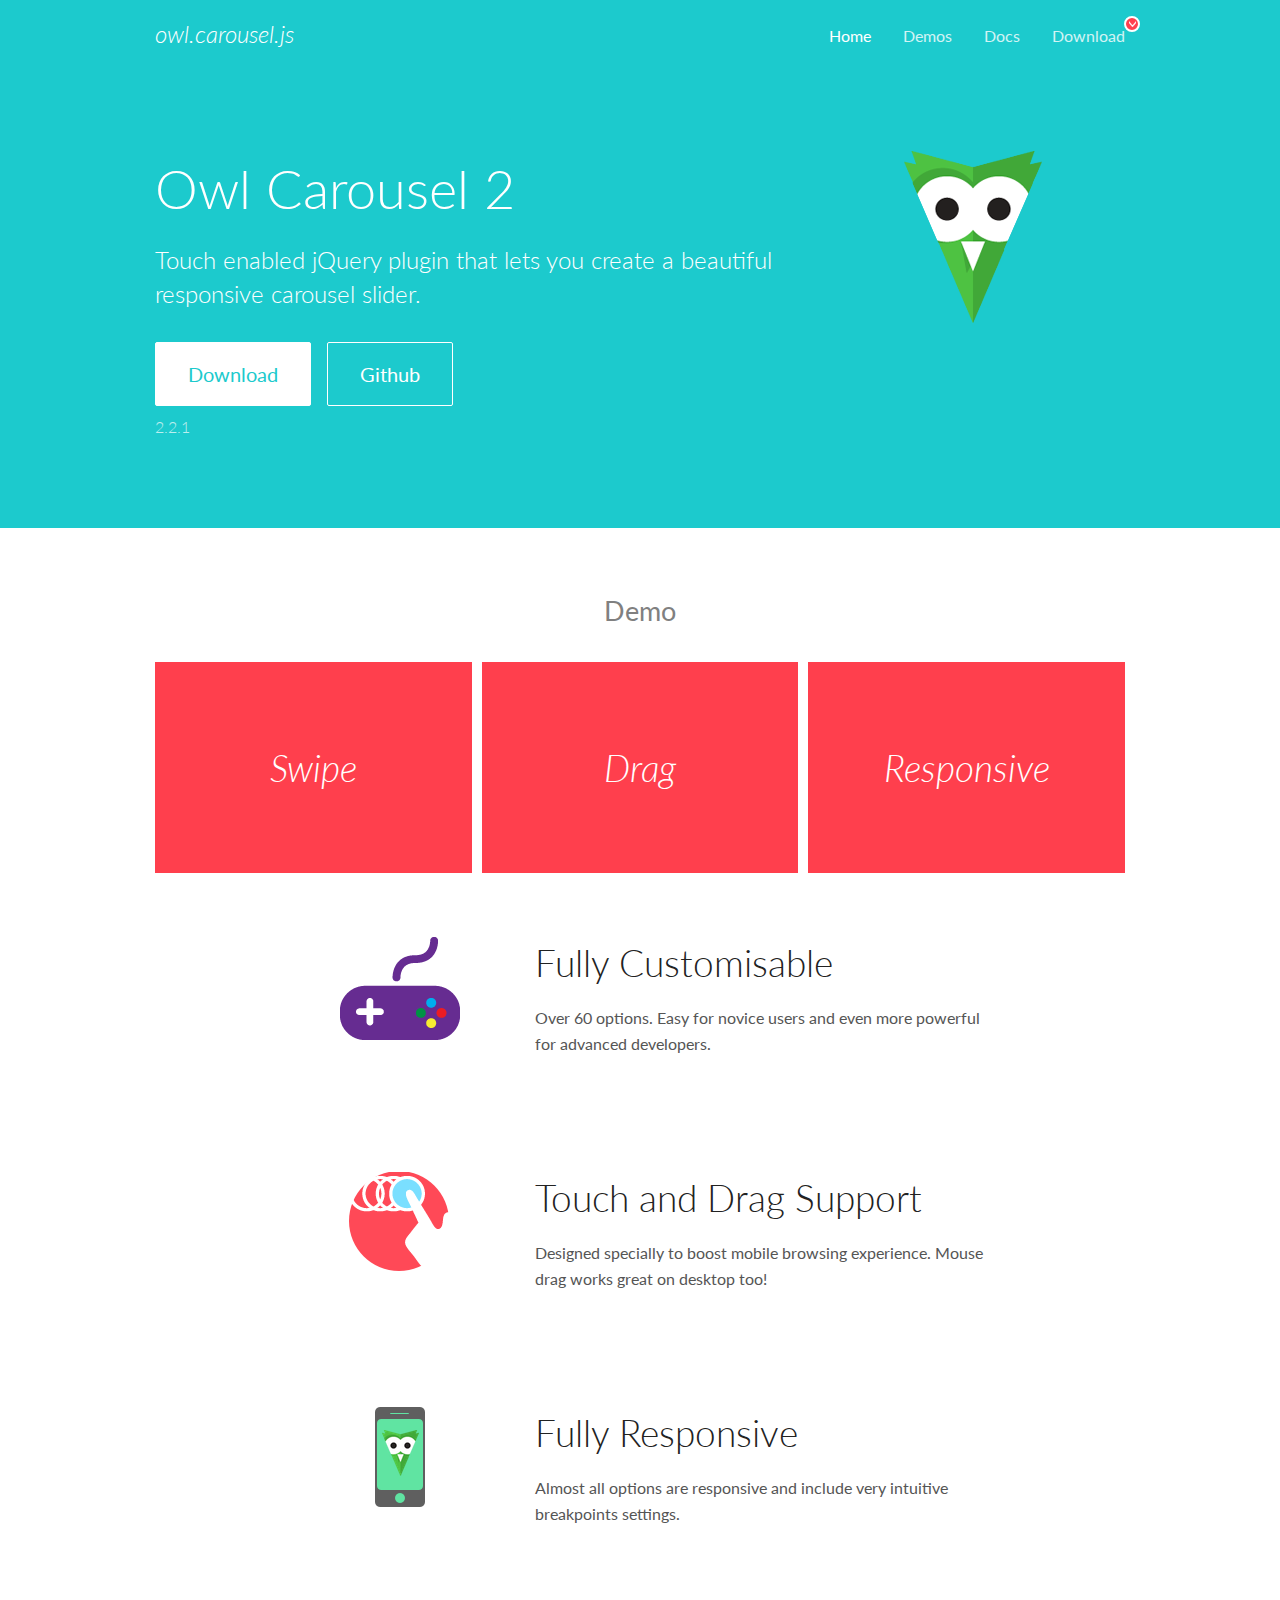
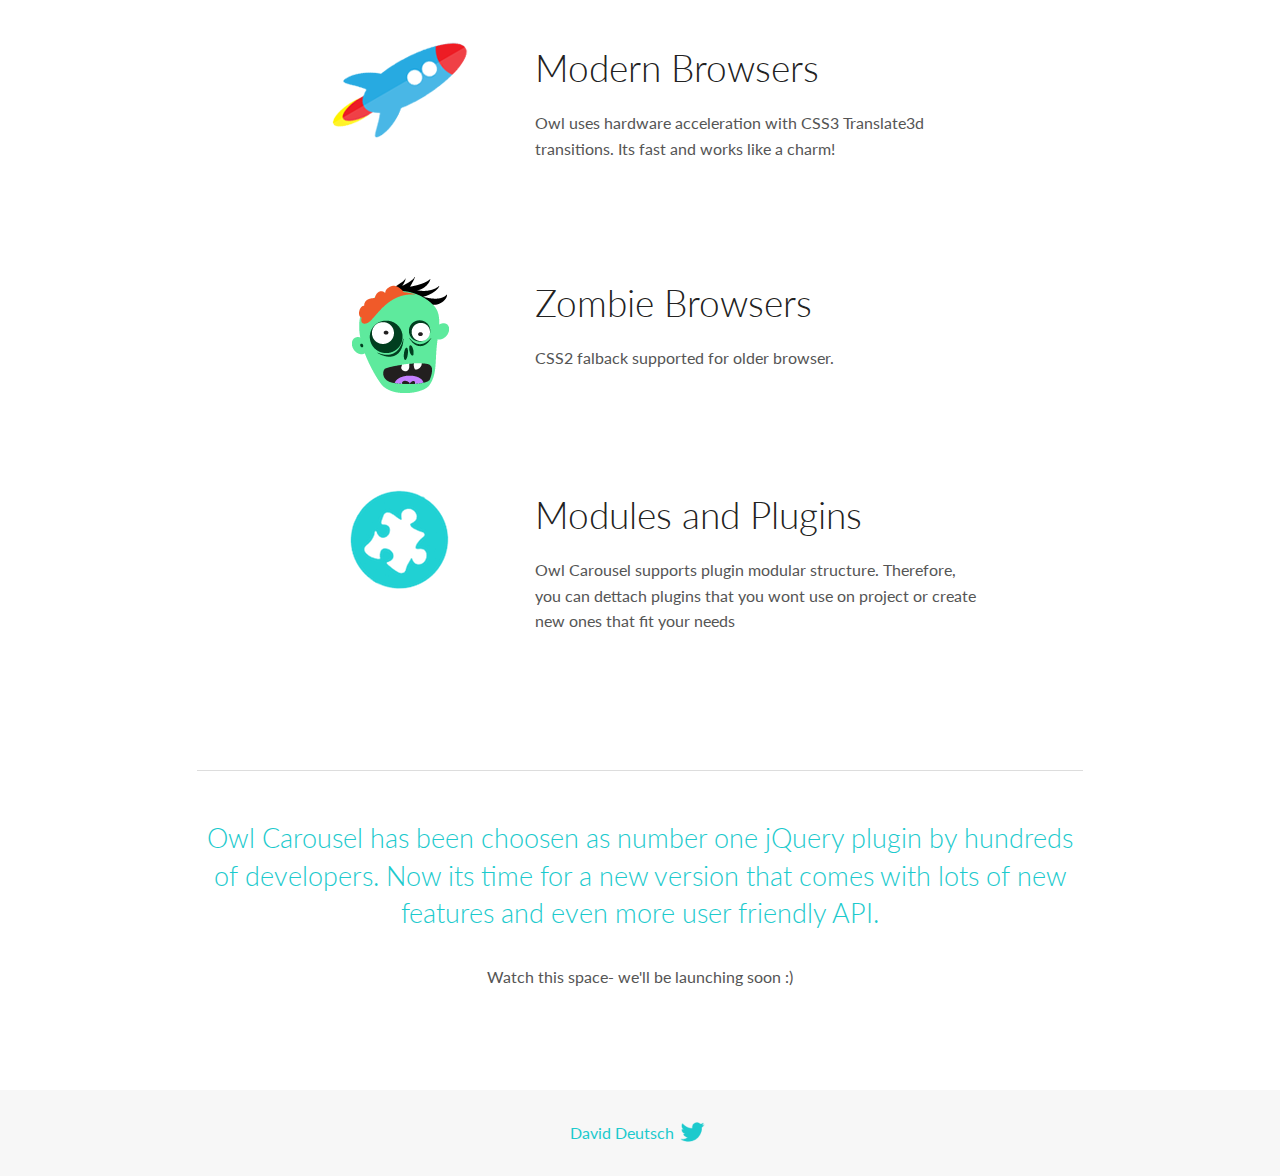
<file: libs/owl.carousel/docs/index.html>
<!DOCTYPE html>
<html lang="en">
  <head>

    <!-- head -->
    <meta charset="utf-8">
    <meta name="msapplication-tap-highlight" content="no" />
    <meta name="viewport" content="width=device-width, initial-scale=1.0" />
    <meta name="description" content="Touch enabled jQuery plugin that lets you create beautiful responsive carousel slider.">
    <meta name="author" content="David Deutsch">
    <title>
      Home | Owl Carousel | 2.2.1
    </title>

    <!-- Stylesheets -->
    <link href='https://fonts.googleapis.com/css?family=Lato:300,400,700,400italic,300italic' rel='stylesheet' type='text/css'>
    <link rel="stylesheet" href="assets/css/docs.theme.min.css">

    <!-- Owl Stylesheets -->
    <link rel="stylesheet" href="assets/owlcarousel/assets/owl.carousel.min.css">
    <link rel="stylesheet" href="assets/owlcarousel/assets/owl.theme.default.min.css">

    <!-- HTML5 shim and Respond.js IE8 support of HTML5 elements and media queries -->

    <!--[if lt IE 9]>
      <script src="https://oss.maxcdn.com/libs/html5shiv/3.7.0/html5shiv.js"></script>
      <script src="https://oss.maxcdn.com/libs/respond.js/1.3.0/respond.min.js"></script>
    <![endif]-->

    <!-- Favicons -->
    <link rel="apple-touch-icon-precomposed" sizes="144x144" href="assets/ico/apple-touch-icon-144-precomposed.png">
    <link rel="shortcut icon" href="assets/ico/favicon.png">
    <link rel="shortcut icon" href="favicon.ico">

    <!-- Yeah i know js should not be in header. Its required for demos.-->

    <!-- javascript -->
    <script src="assets/vendors/jquery.min.js"></script>
    <script src="assets/owlcarousel/owl.carousel.js"></script>
  </head>
  <body>

    <!-- header -->
    <header class="header">
      <div class="row">
        <div class="large-12 columns">
          <div class="brand left">
            <h3>
              <a href="/OwlCarousel2/">owl.carousel.js</a> 
            </h3>
          </div>
          <a id="toggle-nav" class="right">
            <span></span> <span></span> <span></span> 
          </a> 
          <div class="nav-bar">
            <ul class="clearfix">
              <li class="active">
                <a href="/OwlCarousel2/index.html">Home</a> 
              </li>
              <li> <a href="/OwlCarousel2/demos/demos.html">Demos</a>  </li>
              <li> <a href="/OwlCarousel2/docs/started-welcome.html">Docs</a>  </li>
              <li>
                <a href="https://github.com/OwlCarousel2/OwlCarousel2/archive/2.2.1.zip">Download</a> 
                <span class="download"></span> 
              </li>
            </ul>
          </div>
        </div>
      </div>
    </header>

    <!-- home panel -->
    <section id="hero">
      <div class="row">
        <div class="large-8 medium-8 columns">
          <h1>Owl Carousel 2</h1>
          <h4>Touch enabled jQuery plugin that lets you create a beautiful responsive carousel slider.</h4>
          <a href="https://github.com/OwlCarousel2/OwlCarousel2/archive/2.2.1.zip" class="hero-button">Download</a> 
          <a href="https://github.com/OwlCarousel2/OwlCarousel2" class="hero-button outline">Github</a> 
          <p>2.2.1</p>
        </div>
        <div class="large-4 medium-4 columns">
          <img class="owl-logo" src="assets/img/owl-logo.png" alt="mr. Owl">
        </div>
      </div>
    </section>

    <!-- body -->
    <div class="home-demo">
      <div class="row">
        <div class="large-12 columns">
          <h3>Demo</h3>
          <div class="owl-carousel">
            <div class="item">
              <h2>Swipe</h2>
            </div>
            <div class="item">
              <h2>Drag</h2>
            </div>
            <div class="item">
              <h2>Responsive</h2>
            </div>
            <div class="item">
              <h2>CSS3</h2>
            </div>
            <div class="item">
              <h2>Fast</h2>
            </div>
            <div class="item">
              <h2>Easy</h2>
            </div>
            <div class="item">
              <h2>Free</h2>
            </div>
            <div class="item">
              <h2>Upgradable</h2>
            </div>
            <div class="item">
              <h2>Tons of options</h2>
            </div>
            <div class="item">
              <h2>Infinity</h2>
            </div>
            <div class="item">
              <h2>Auto Width</h2>
            </div>
          </div>
        </div>
      </div>
    </div>
    <script>
      var owl = $('.owl-carousel');
      owl.owlCarousel({
        margin: 10,
        loop: true,
        responsive: {
          0: {
            items: 1
          },
          600: {
            items: 2
          },
          1000: {
            items: 3
          }
        }
      })
    </script>

    <!-- features -->
    <div id="features">
      <div class="row">
        <div class="small-12 medium-9 small-centered columns">
          <section class="row feature">
            <div class="medium-4 small-12 columns">
              <img src="assets/img/feature-options.png" alt="">
            </div>
            <div class="medium-8 small-12 columns">
              <h2>Fully Customisable</h2>
              <p>Over 60 options. Easy for novice users and even more powerful for advanced developers.</p>
            </div>
          </section>
          <section class="row feature">
            <div class="medium-4 small-12 columns">
              <img src="assets/img/feature-drag.png" alt="">
            </div>
            <div class="medium-8 small-12 columns">
              <h2>Touch and Drag Support</h2>
              <p>Designed specially to boost mobile browsing experience. Mouse drag works great on desktop too!</p>
            </div>
          </section>
          <section class="row feature">
            <div class="medium-4 small-12 columns">
              <img src="assets/img/feature-responsive.png" alt="">
            </div>
            <div class="medium-8 small-12 columns">
              <h2>Fully Responsive</h2>
              <p>Almost all options are responsive and include very intuitive breakpoints settings.</p>
            </div>
          </section>
          <section class="row feature">
            <div class="medium-4 small-12 columns">
              <img src="assets/img/feature-modern.png" alt="">
            </div>
            <div class="medium-8 small-12 columns">
              <h2>Modern Browsers</h2>
              <p>Owl uses hardware acceleration with CSS3 Translate3d transitions. Its fast and works like a charm! </p>
            </div>
          </section>
          <section class="row feature">
            <div class="medium-4 small-12 columns">
              <img src="assets/img/feature-zombie.png" alt="">
            </div>
            <div class="medium-8 small-12 columns">
              <h2>Zombie Browsers</h2>
              <p>CSS2 falback supported for older browser.</p>
            </div>
          </section>
          <section class="row feature">
            <div class="medium-4 small-12 columns">
              <img src="assets/img/feature-module.png" alt="">
            </div>
            <div class="medium-8 small-12 columns">
              <h2>Modules and Plugins</h2>
              <p>Owl Carousel supports plugin modular structure. Therefore, you can dettach plugins that you wont use on project or create new ones that fit your needs</p>
            </div>
          </section>
        </div>
      </div>
    </div>

    <!-- footer -->
    <section id="teaser-text">
      <div class="row">
        <div class="small-12 medium-11 small-centered columns">
          <hr>
          <h3 id="owl-carousel-has-been-choosen-as-number-one-jquery-plugin-by-hundreds-of-developers-now-its-time-for-a-new-version-that-comes-with-lots-of-new-features-and-even-more-user-friendly-api-">Owl Carousel has been choosen as number one jQuery plugin by hundreds of developers. Now its time for a new version that comes with lots of new features and even more user friendly API.</h3>
          <p>Watch this space- we&#39;ll be launching soon :)</p>
        </div>
      </div>
    </section>

    <!-- footer -->
    <footer class="footer">
      <div class="row">
        <div class="large-12 columns">
          <h5>
            <a href="/OwlCarousel2/docs/support-contact.html">David Deutsch</a> 
            <a id="custom-tweet-button" href="https://twitter.com/share?url=https://github.com/OwlCarousel2/OwlCarousel2&text=Owl Carousel - This is so awesome! " target="_blank"></a> 
          </h5>
        </div>
      </div>
    </footer>

    <!-- vendors -->
    <script src="assets/vendors/highlight.js"></script>
    <script src="assets/js/app.js"></script>
  </body>
</html>
</file>
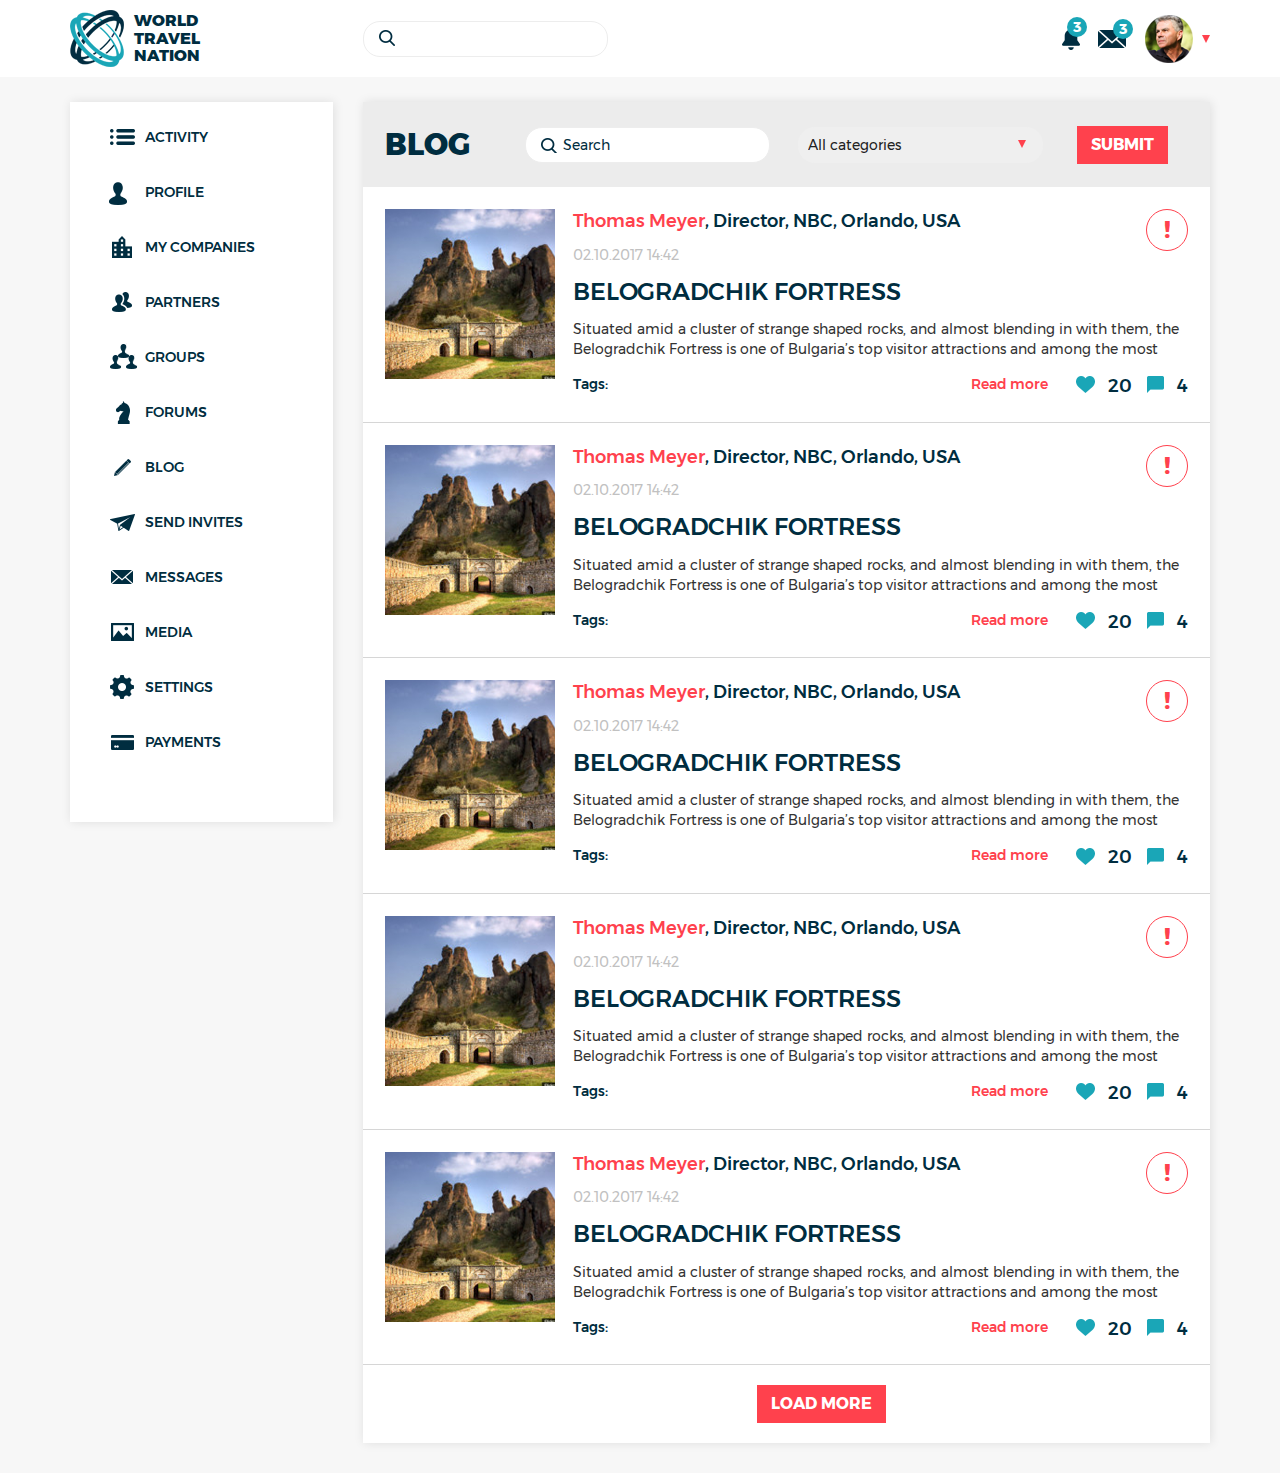
<file: blog.html>
<!DOCTYPE html>
<html lang="ru">
   <head>
      <meta charset="UTF-8">
      <meta http-equiv="X-UA-Compatible" content="IE=edge">
      <meta name="viewport" content="width=device-width, initial-scale=1">
      <title>World Travel Nation</title>
      <!-- build:css -->
      <link rel="stylesheet" href="libs/bootstrap/dist/css/bootstrap.min.css">
      <link rel="stylesheet" href="css/libs.css">
      <link href="https://maxcdn.bootstrapcdn.com/font-awesome/4.7.0/css/font-awesome.min.css">
      <!-- endbuild -->
      <!-- build:css2 -->

      <link rel="stylesheet" href="css/main.css">
      <!-- endbuild -->
      <!-- <script src="https://unpkg.com/vue/dist/vue.js"></script> -->
      <!--[if lt IE 9]>
      <script src="https://oss.maxcdn.com/html5shiv/3.7.2/html5shiv.min.js"></script>
      <script src="https://oss.maxcdn.com/respond/1.4.2/respond.min.js"></script>
      <![endif]-->
   </head>
   <body>
      <header class="header header_shadow">
         <div class="container">
            <div class="row">
               <div class="col-md-3 col-xs-12">
                  <div class="header__wrap">
                     <a href="index.html" class="header__logo">
                     <img src="img/logo.png" alt="">
                     </a>
                  </div>
                  <div class="header__wrap">
                     <h1 class="header__title">world<br>travel<br>nation</h1>
                  </div>
               </div>
               <div class="col-md-3 col-xs-12   ">
                  <div class="header__wrap">
                     <form form="" action="" method="" class="header__form">
                        <input type="text" class="header__search">
                     </form>
                  </div>
               </div>
               <div class="col-md-3 col-md-offset-3 col-xs-12 col-xs-offset-0">
                  <div class="header__wrap header__wrap_right">
                     <a href="notifications.html" class="header__link">
                        <img src="img/notifications.png" alt="">
                        <div class="header__link-inner">
                           <div class="header__link-text">3</div>
                        </div>
                     </a>
                     <span class="header__link" id="message">
                        <img src="img/headmail.png" alt="">
                        <div class="header__link-inner">
                           <div class="header__link-text">3</div>
                        </div>
                     </span>
                     <a  href="#" class="header__link">
                        <div class="header__link-center">
                           <div class="header__avatar" style="background-image: url(img/miniavatars.png);"></div>
                           <span class="header__triangle"></span>
                        </div>
                     </a>
                     <div class="header__box">
                        <div class="header__box-top">
                           <div class="inbox__left">
                              <div class="inbox__center inbox__center_header">
                                 <div class="inbox__left-inner">  messages</div>
                              </div>
                           </div>
                           <div class="inbox__right">
                              <div class="inbox__center inbox__center_header">
                                 <div class="header__box-menu header__box-menu_line">Compose</div>
                                 <div class="header__box-menu">Show all</div>
                                 <div class="header__triangle-right header__triangle-right_box">   </div>
                              </div>
                           </div>
                           <div class="clearfix">  </div>
                        </div>
                        <div class="inbox__message">
                           <div class="section__avatars section__avatars_mini" style="background-image: url(img/miniavatars.png);"></div>
                           <div class="inbox__description">
                              <div class="section__avatar-name">John Adams  </div>
                              <div class="section__date">11 days ago</div>
                              <p class="section__text section__text_inbox"> lorem</p>
                           </div>
                        </div>
                        <div class="clearfix"></div>
                        <a href="messenger.html" class="header__box-link"><span class="header__box-link-inner">all messages</span><span class="header__triangle-right"> </span></a>
                     </div>
                  </div>
               </div>
            </div>
         </div>
      </header>
      <div class="wrapper">
         <div class="container">
            <div class="row">
               <div class="col-md-3">
                  <aside class="menu">
                     <nav class="menu-nav">
                        <ul class="menu-nav__list">
                           <li class="menu-nav__item"><a href="" class="menu-nav__link" data-activity="img/profile.png"><span class="menu-nav__img"><img src="img/activity.png" alt="" class=""></span> activity</a></li>
                           <li class="menu-nav__item"><a href="profile.html" class="menu-nav__link menu-nav__link_profile"><span class="menu-nav__img"><img src="img/profile.png" alt="" class=""></span>profile</a></li>
                           <li class="menu-nav__item"><a href="index.html" class="menu-nav__link menu-nav__link_companies"><span class="menu-nav__img"><img src="img/companies.png" alt="" class=""></span>my companies</a></li>
                           <li class="menu-nav__item"><a href="" class="menu-nav__link menu-nav__link_friends"><span class="menu-nav__img"><img src="img/partners.png" alt="" class=""></span>partners</a></li>
                           <li class="menu-nav__item"><a href="" class="menu-nav__link menu-nav__link_groups"><span class="menu-nav__img"><img src="img/groups.png" alt="" class=""></span>groups</a></li>
                           <li class="menu-nav__item"><a href="forums.html" class="menu-nav__link menu-nav__link_forums"><span class="menu-nav__img"><img src="img/forum.png" alt="" class=""></span>forums</a></li>
                           <li class="menu-nav__item"><a href="blog.html" class="menu-nav__link menu-nav__link_blog"><span class="menu-nav__img"><img src="img/blog.png" alt="" class=""></span>blog</a></li>
                           <li class="menu-nav__item"><a href="sendinv.html" class="menu-nav__link menu-nav__link_invites"><span class="menu-nav__img"><img src="img/send.png" alt="" class=""></span>send invites</a></li>
                           <li class="menu-nav__item"><a href="messenger.html" class="menu-nav__link menu-nav__link_invites"><span class="menu-nav__img"><img src="img/menumes.png" alt="" class=""></span>messages</a></li>
                           <li class="menu-nav__item"><a href="media.html" class="menu-nav__link menu-nav__link_messages"><span class="menu-nav__img"><img src="img/mediamenu.png" alt="" class=""></span>media</a></li>
                           <li class="menu-nav__item"><a href="settings_general.html" class="menu-nav__link menu-nav__link_messages"><span class="menu-nav__img"><img src="img/settings.png" alt="" class=""></span>settings</a></li>
                           <li class="menu-nav__item"><a href="messenger.html" class="menu-nav__link menu-nav__link_messages"><span class="menu-nav__img"><img src="img/payments.png" alt="" class=""></span>payments</a></li>
                        </ul>
                     </nav>
                  </aside>
               </div>
               <div class="col-md-9">
                  <main class="main">
                     <section class="section">
                        <div class="section-blog">
                              <div class="row">
                                 <div class="col-md-12">
                                    <div class="section-blog__header">
                                    <div class="section-blog__padding">
                                       <div class="section-blog__header-center">
                                          <h2 class="section__title section__title_blog-header">blog</h2>
                                          <form form="" action="" class="section-blog__form "> 
                                             <span class="section-blog__form-search">
                                              <input type="text" class="header__search" placeholder="Search">
                                             </span>
                                              <div class="section-form__wrap"><span class="section-form__select-arrow"> </span>
                                              <select name="" id="" class="section-form__select">

                                                 <option value="" disabled selected>All categories</option>
                                                 <option value="">everyone</option>
                                                 <option value="">everyone</option>
                                              </select>
                                                 </div>
                                                 <button class="section-form__btn section-form__btn_blog"> submit</button>
                                              
                                        </form>
                                       </div>
                                    </div>
                                 </div>
                              </div>
                           </div>
                           <div class="row">
                              <div class="col-md-12">
                                 <div class="section-blog__box">
                                    <div class="section-blog__padding">
                                       <div class="section-blog__left">
                                       <a href="single-blog.html">
                                          <div class="section-blog__thumbnail" style="background-image:url(img/thumbnail.png);"></div>
                                        </a>
                                       </div>
                                       <div class="section-blog__wrap">
                                          <div class="section-blog__warning">
                                             <div class="section-blog__warning-inner">!</div> 
                                          </div>
                                          <p class="section-author__text section-author__text_blue section-author__text_float"><span class="section-author__text-inner section-author__text-inner_name-blog">Thomas Meyer</span>, <span class="section-author__text-inner section-author__text-inner_office">Director</span>, 
                                    <span class="section-author__text-inner section-author__text-inner_company">NBC</span>, 
                                    <span class="section-author__text-inner section-author__text-inner_city">Orlando</span>, 
                                    <span class="section-author__text-inner section-author__text-inner_country">USA</span>
                                 </p>
                                  <p class="section-blog__comments-date section-blog__comments-date_left">02.10.2017 14:42</p>
                                  <a  href="single-blog.html" class="section-blog__box-title">Belogradchik Fortress</a>
                                  <p class="section-blog__comments-text section-blog__comments-text_hidden">Situated amid a cluster of strange shaped rocks, and almost blending in with them, the Belogradchik Fortress is one of Bulgaria’s top visitor attractions and among the most</p>
                                  <span class="section-blog__tags">Tags:
                                    
                                  </span>

                                  <div class="section-blog__box-right"><a href="single-blog.html" class="section-blog__box-link">Read more</a>
                                  <div class="section-blog__box-wrap section-blog__box-wrap_margin">
                                    <span>
                                    <img src="img/hearth.png" alt="">
                                    </span>
                                    <span class="section-author__like-inner">20</span>
                                 </div>
                                 <div class="section-blog__box-wrap">
                                    <span>
                                    <img src="img/comments.png" alt="">
                                    </span>
                                    <span class="section-author__like-inner">4</span>
                                 </div>
                                  </div>
                                       </div>
                                       <div class="clearfix"></div>
                                    </div>
                                 </div>                                 <div class="section-blog__box">
                                    <div class="section-blog__padding">
                                       <div class="section-blog__left">
                                          <a href="#">
                                          <div class="section-blog__thumbnail" style="background-image:url(img/thumbnail.png);"></div>
                                        </a>
                                       </div>
                                       <div class="section-blog__wrap">
                                       <div class="section-blog__warning">
                                             <div class="section-blog__warning-inner">!</div> 
                                          </div>
                                          <p class="section-author__text section-author__text_blue section-author__text_float"><span class="section-author__text-inner section-author__text-inner_name-blog">Thomas Meyer</span>, <span class="section-author__text-inner section-author__text-inner_office">Director</span>, 
                                    <span class="section-author__text-inner section-author__text-inner_company">NBC</span>, 
                                    <span class="section-author__text-inner section-author__text-inner_city">Orlando</span>, 
                                    <span class="section-author__text-inner section-author__text-inner_country">USA</span>
                                 </p>
                                  <p class="section-blog__comments-date section-blog__comments-date_left">02.10.2017 14:42</p>
                                  <a  href="single-blog.html" class="section-blog__box-title">Belogradchik Fortress</a>
                                  <p class="section-blog__comments-text section-blog__comments-text_hidden">Situated amid a cluster of strange shaped rocks, and almost blending in with them, the Belogradchik Fortress is one of Bulgaria’s top visitor attractions and among the most</p>
                                  <span class="section-blog__tags">Tags:</span>
                                  <div class="section-blog__box-right"><a href="single-blog.html" class="section-blog__box-link">Read more</a>
                                  <div class="section-blog__box-wrap section-blog__box-wrap_margin">
                                    <span>
                                    <img src="img/hearth.png" alt="">
                                    </span>
                                    <span class="section-author__like-inner">20</span>
                                 </div>
                                 <div class="section-blog__box-wrap">
                                    <span>
                                    <img src="img/comments.png" alt="">
                                    </span>
                                    <span class="section-author__like-inner">4</span>
                                 </div>
                                  </div>
                                       </div>
                                       <div class="clearfix"></div>
                                    </div>
                                 </div>                                 <div class="section-blog__box">
                                    <div class="section-blog__padding">
                                       <div class="section-blog__left">
                                          <a href="single-blog.html">
                                          <div class="section-blog__thumbnail" style="background-image:url(img/thumbnail.png);"></div>
                                        </a>
                                       </div>
                                       <div class="section-blog__wrap">
                                       <div class="section-blog__warning">
                                             <div class="section-blog__warning-inner">!</div> 
                                          </div>
                                          <p class="section-author__text section-author__text_blue section-author__text_float"><span class="section-author__text-inner section-author__text-inner_name-blog">Thomas Meyer</span>, <span class="section-author__text-inner section-author__text-inner_office">Director</span>, 
                                    <span class="section-author__text-inner section-author__text-inner_company">NBC</span>, 
                                    <span class="section-author__text-inner section-author__text-inner_city">Orlando</span>, 
                                    <span class="section-author__text-inner section-author__text-inner_country">USA</span>
                                 </p>
                                  <p class="section-blog__comments-date section-blog__comments-date_left">02.10.2017 14:42</p>
                                  <a  href="single-blog.html" class="section-blog__box-title">Belogradchik Fortress</a>
                                  <p class="section-blog__comments-text section-blog__comments-text_hidden">Situated amid a cluster of strange shaped rocks, and almost blending in with them, the Belogradchik Fortress is one of Bulgaria’s top visitor attractions and among the most</p>
                                  <span class="section-blog__tags">Tags:</span>
                                  <div class="section-blog__box-right"><a href="single-blog.html" class="section-blog__box-link">Read more</a>
                                  <div class="section-blog__box-wrap section-blog__box-wrap_margin">
                                    <span>
                                    <img src="img/hearth.png" alt="">
                                    </span>
                                    <span class="section-author__like-inner">20</span>
                                 </div>
                                 <div class="section-blog__box-wrap">
                                    <span>
                                    <img src="img/comments.png" alt="">
                                    </span>
                                    <span class="section-author__like-inner">4</span>
                                 </div>
                                  </div>
                                       </div>
                                       <div class="clearfix"></div>
                                    </div>
                                 </div>                                 <div class="section-blog__box">
                                    <div class="section-blog__padding">
                                       <div class="section-blog__left">
                                          <a href="single-blog.html">
                                          <div class="section-blog__thumbnail" style="background-image:url(img/thumbnail.png);"></div>
                                        </a>
                                       </div>
                                       <div class="section-blog__wrap">
                                         <div class="section-blog__warning">
                                             <div class="section-blog__warning-inner">!</div> 
                                          </div>
                                          <p class="section-author__text section-author__text_blue section-author__text_float"><span class="section-author__text-inner section-author__text-inner_name-blog">Thomas Meyer</span>, <span class="section-author__text-inner section-author__text-inner_office">Director</span>, 
                                    <span class="section-author__text-inner section-author__text-inner_company">NBC</span>, 
                                    <span class="section-author__text-inner section-author__text-inner_city">Orlando</span>, 
                                    <span class="section-author__text-inner section-author__text-inner_country">USA</span>
                                 </p>
                                  <p class="section-blog__comments-date section-blog__comments-date_left">02.10.2017 14:42</p>
                                  <a  href="single-blog.html" class="section-blog__box-title">Belogradchik Fortress</a>
                                  <p class="section-blog__comments-text section-blog__comments-text_hidden">Situated amid a cluster of strange shaped rocks, and almost blending in with them, the Belogradchik Fortress is one of Bulgaria’s top visitor attractions and among the most</p>
                                  <span class="section-blog__tags">Tags:</span>
                                  <div class="section-blog__box-right"><a href="single-blog.html" class="section-blog__box-link">Read more</a>
                                  <div class="section-blog__box-wrap section-blog__box-wrap_margin">
                                    <span>
                                    <img src="img/hearth.png" alt="">
                                    </span>
                                    <span class="section-author__like-inner">20</span>
                                 </div>
                                 <div class="section-blog__box-wrap">
                                    <span>
                                    <img src="img/comments.png" alt="">
                                    </span>
                                    <span class="section-author__like-inner">4</span>
                                 </div>
                                  </div>
                                       </div>
                                       <div class="clearfix"></div>
                                    </div>
                                 </div>                                 <div class="section-blog__box">
                                    <div class="section-blog__padding">
                                       <div class="section-blog__left">
                                          <a href="single-blog.html">
                                          <div class="section-blog__thumbnail" style="background-image:url(img/thumbnail.png);"></div>
                                        </a>
                                       </div>
                                       <div class="section-blog__wrap">
                                       <div class="section-blog__warning">
                                             <div class="section-blog__warning-inner">!</div> 
                                          </div>
                                          <p class="section-author__text section-author__text_blue section-author__text_float"><span class="section-author__text-inner section-author__text-inner_name-blog">Thomas Meyer</span>, <span class="section-author__text-inner section-author__text-inner_office">Director</span>, 
                                    <span class="section-author__text-inner section-author__text-inner_company">NBC</span>, 
                                    <span class="section-author__text-inner section-author__text-inner_city">Orlando</span>, 
                                    <span class="section-author__text-inner section-author__text-inner_country">USA</span>
                                 </p>
                                  <p class="section-blog__comments-date section-blog__comments-date_left">02.10.2017 14:42</p>
                                  <a  href="single-blog.html" class="section-blog__box-title">Belogradchik Fortress</a>
                                  <p class="section-blog__comments-text section-blog__comments-text_hidden">Situated amid a cluster of strange shaped rocks, and almost blending in with them, the Belogradchik Fortress is one of Bulgaria’s top visitor attractions and among the most</p>
                                  <span class="section-blog__tags">Tags:</span>
                                  <div class="section-blog__box-right"><a href="single-blog.html" class="section-blog__box-link">Read more</a>
                                  <div class="section-blog__box-wrap section-blog__box-wrap_margin">
                                    <span>
                                    <img src="img/hearth.png" alt="">
                                    </span>
                                    <span class="section-author__like-inner">20</span>
                                 </div>
                                 <div class="section-blog__box-wrap">
                                    <span>
                                    <img src="img/comments.png" alt="">
                                    </span>
                                    <span class="section-author__like-inner">4</span>
                                 </div>
                                  </div>
                                       </div>
                                       <div class="clearfix"></div>
                                    </div>
                                 </div>
                                 <form action=" " class="section-blog__form">
                                 <button class="section-form__btn section-form__btn_center">load more</button>
                                 </form>    
                              </div>
                           </div>
                        </div>
                      </section>
                  </main>
               </div>
            </div>
         </div>
      </div>
<div class="close-wrap"></div>
      
      <script src="libs/jquery/dist/jquery.min.js"></script>
      <script src="js/libs.min.js"></script>
      <!-- build:js -->
      <script src="js/main.js"></script>
      <!-- endbuild -->
   </body>
</html>
</file>
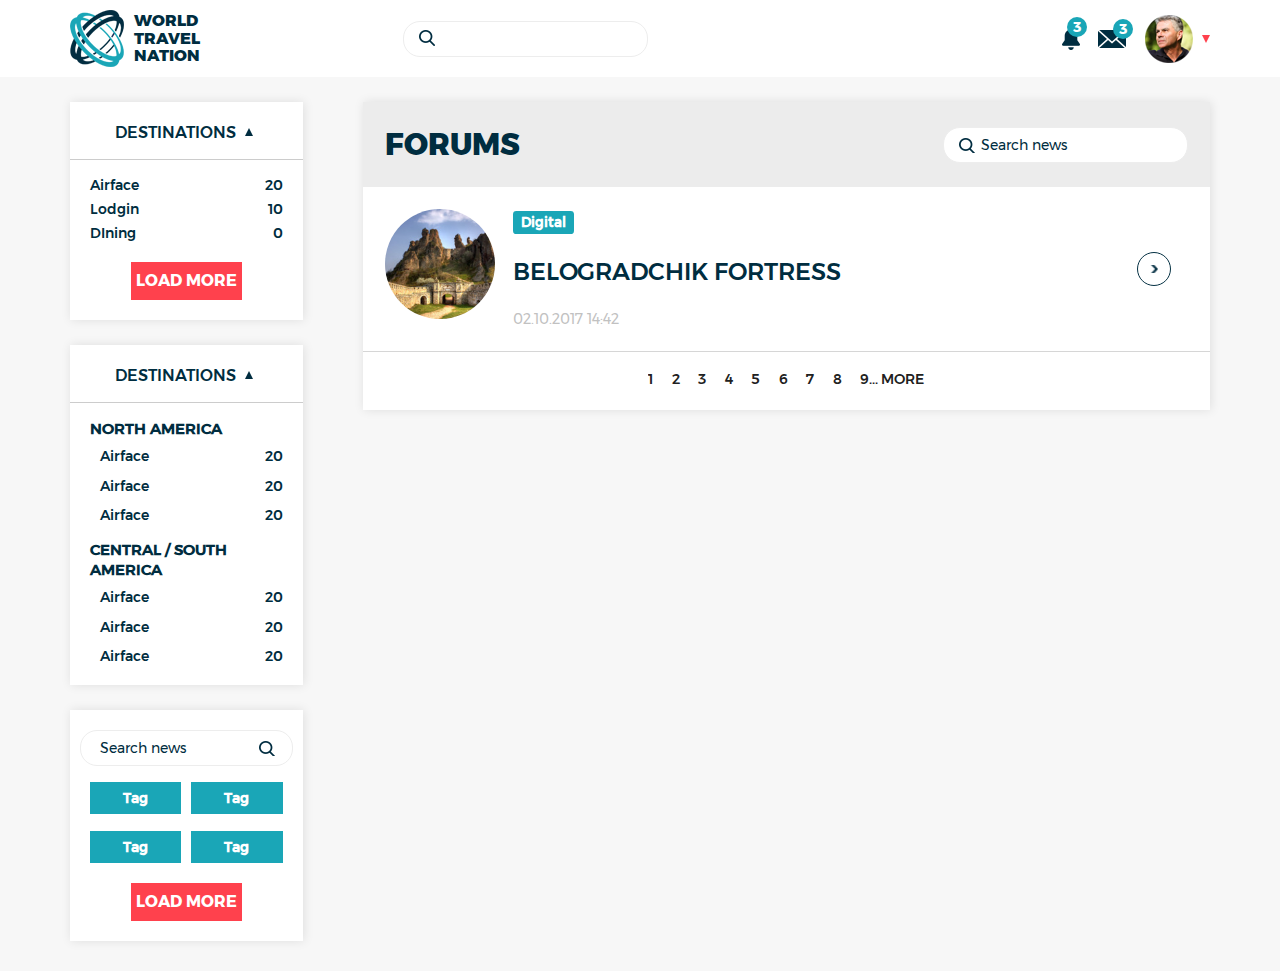
<file: forums.html>
<!DOCTYPE html>
<html lang="ru">
	<head>
		<meta charset="UTF-8">
		<meta http-equiv="X-UA-Compatible" content="IE=edge">
		<meta name="viewport" content="width=device-width, initial-scale=1">
		<title>World Travel Nation</title>
		<!-- build:css -->
		<link rel="stylesheet" href="libs/bootstrap/dist/css/bootstrap.min.css">
		<link rel="stylesheet" href="css/libs.css">
		<link href="https://maxcdn.bootstrapcdn.com/font-awesome/4.7.0/css/font-awesome.min.css">
		<!-- endbuild -->
		<!-- build:css2 -->

		<link rel="stylesheet" href="css/main.css">
		<!-- endbuild -->
		<!-- <script src="https://unpkg.com/vue/dist/vue.js"></script> -->
		<!--[if lt IE 9]>
		<script src="https://oss.maxcdn.com/html5shiv/3.7.2/html5shiv.min.js"></script>
		<script src="https://oss.maxcdn.com/respond/1.4.2/respond.min.js"></script>
		<![endif]-->
	</head>
	<body>
		<header class="header header_shadow">
			<div class="container">
				<div class="row">
					<div class="col-md-3 col-xs-4">
						<div class="header__wrap">
						<a href="index.html" class="header__logo">
						<img src="img/logo.png" alt="">
						</a>
						</div>
						<div class="header__wrap">
						<h1 class="header__title">world<br>travel<br>nation</h1>
						</div>
					</div>
					<div class="col-md-3 col-xs-6">
						<div class="header__wrap mrl-40">
						<form form="" action="" method="" class="header__form">
							<input type="text" class="header__search">
						</form>
						</div>
					</div>
					<div class="col-md-3 col-xs-6 pull-right">
						<div class="header__wrap header__wrap_right">
						<a href="notifications.html" class="header__link">
							<img src="img/notifications.png" alt="">
							<div class="header__link-inner">
								<div class="header__link-text">3</div>
							</div>
						</a>
						<span class="header__link" id="message">
							<img src="img/headmail.png" alt="">
							<div class="header__link-inner">
								<div class="header__link-text">3</div>
							</div>
						</span>
						<a  href="#" class="header__link">
							<div class="header__link-center">
								<div class="header__avatar" style="background-image: url(img/miniavatars.png);"></div>
								<span class="header__triangle"></span>
							</div>
						</a>
						<div class="header__box">
							<div class="header__box-top">
								<div class="inbox__left">
									<div class="inbox__center inbox__center_header">
									<div class="inbox__left-inner">  messages</div>
									</div>
								</div>
								<div class="inbox__right">
									<div class="inbox__center inbox__center_header">
									<div class="header__box-menu header__box-menu_line">Compose</div>
									<div class="header__box-menu">Show all</div>
									<div class="header__triangle-right header__triangle-right_box">   </div>
									</div>
								</div>
								<div class="clearfix">  </div>
							</div>
							<div class="inbox__message">
								<div class="section__avatars section__avatars_mini" style="background-image: url(img/miniavatars.png);"></div>
								<div class="inbox__description">
									<div class="section__avatar-name">John Adams  </div>
									<div class="section__date">11 days ago</div>
									<p class="section__text section__text_inbox"> lorem</p>
								</div>
							</div>
							<div class="clearfix"></div>
							<a href="messenger.html" class="header__box-link"><span class="header__box-link-inner">all messages</span><span class="header__triangle-right"> </span></a>
						</div>
						</div>
					</div>
				</div>
			</div>
		</header>
		<div class="wrapper">
			<div class="container">
				<div class="row">
					<div class="col-md-3">
						<div class="forum-menu">
							<div class="menu">
								<div class="menu-nav">
									<div class="menu-nav__title">
										<a href="" class="burger-action">Destinations <span class="icon-triangle"></span></a>
									</div>
									<ul class="menu-nav__list">
										<li class="manu-nav__list-item clearfix">
											<a href="">
												<span class="pull-left">Airface</span>
												<span class="pull-right">20</span>
											</a>
										</li>
										<li class="manu-nav__list-item clearfix">
											<a href="">
												<span class="pull-left">Lodgin</span>
												<span class="pull-right">10</span>
											</a>
										</li>
										<li class="manu-nav__list-item clearfix">
											<a href="">
												<span class="pull-left">DIning</span>
												<span class="pull-right">0</span>
											</a>
										</li>
									</ul>
								</div>
								<div class="text-center">
									<button class="section-form__btn section-form__btn_center">load more</button>
								</div>
							</div>
							<div class="menu">
								<div class="menu-nav">
									<div class="menu-nav__title">
										<a href="" class="burger-action">Destinations <span class="icon-triangle"></span></a>
									</div>
									<div class="burger-open">
										<ul class="menu-nav__list">
											<a class="menu-nav__title-link" href="">NORTH AMERICA</a>
											<li class="manu-nav__list-item clearfix">
												<a class="menu-nav__title-link-sub" href="">
													<span class="pull-left">Airface</span>
													<span class="pull-right">20</span>
												</a>
											</li>
											<li class="manu-nav__list-item clearfix">
												<a class="menu-nav__title-link-sub" href="">
													<span class="pull-left">Airface</span>
													<span class="pull-right">20</span>
												</a>
											</li>
											<li class="manu-nav__list-item clearfix">
												<a class="menu-nav__title-link-sub" href="">
													<span class="pull-left">Airface</span>
													<span class="pull-right">20</span>
												</a>
											</li>
										</ul>
										<ul class="menu-nav__list">
											<a class="menu-nav__title-link" href="">CENTRAL / SOUTH AMERICA </a>
											<li class="manu-nav__list-item clearfix">
												<a class="menu-nav__title-link-sub" href="">
													<span class="pull-left">Airface</span>
													<span class="pull-right">20</span>
												</a>
											</li>
											<li class="manu-nav__list-item clearfix">
												<a class="menu-nav__title-link-sub" href="">
													<span class="pull-left">Airface</span>
													<span class="pull-right">20</span>
												</a>
											</li>
											<li class="manu-nav__list-item clearfix">
												<a class="menu-nav__title-link-sub" href="">
													<span class="pull-left">Airface</span>
													<span class="pull-right">20</span>
												</a>
											</li>
										</ul>
									</div>
								</div>
							</div>
							<div class="menu">
								<div class="menu-nav">
									<div class="block-search">
										<span class="section-blog__form-search">
											<input type="text" class="header__search" placeholder="Search news">
										</span>
									</div>
									<div class="menu-nav__list clearfix">
										<div class="tag-element">
											<a href=" " class="button-tag">Tag</a>
										</div>
										<div class="tag-element">
											<a href=" " class="button-tag">Tag</a>
										</div>
										<div class="tag-element">
											<a href=" " class="button-tag">Tag</a>
										</div>
										<div class="tag-element">
											<a href=" " class="button-tag">Tag</a>
										</div>
									</div>
								</div>
								<div class="text-center">
									<button class="section-form__btn section-form__btn_center">load more</button>
								</div>
							</div>
						</div>
					</div>
					<div class="col-md-9">
						<main class="main">
							<section class="section wrapper-forum">
								<div class="section-blog">
									<div class="row">
										<div class="col-md-12">
											<div class="section-blog__header">
												<div class="section-blog__padding clearfix">
													<div class="section-blog__header-center clearfix">
														<h2 class="section__title section__title_blog-header pull-left">forums</h2>
														<form form="" action="" class="section-blog__form">
															<div class="pull-right">
																<span class="section-blog__form-search">
																	<input type="text" class="header__search" placeholder="Search news">
																</span>
															</div>
														</form>
													</div>
												</div>
											</div>
										</div>
									</div>
									<div class="row">
										<div class="col-md-12">
											<div class="section-blog__box">
												<div class="section-blog__padding">
													<div class="section-blog__left">
														<a href="single-forum.html">
															<div class="section-blog__thumbnail img-circle" style="background-image:url(img/thumbnail.png);"></div>
														</a>
													</div>
													<div class="section-blog__wrap">
														<a href="" class="icon-arrow-circle">
															<div class="icon-arrow-forum"></div>
														</a>
														<p class="section-author__text section-author__text_blue section-author__text_float">
															<span class="label label-primary">Digital</span>
														</p>
														<a  href="single-forum.html" class="section-blog__box-title">Belogradchik Fortress</a>
														<p class="section-blog__comments-date section-blog__comments-date_left">02.10.2017 14:42</p>
													</div>
													<div class="clearfix"></div>
												</div>
											</div>
										</div>
									</div>
									<div class="section-blog__padding">
										<div class="gallery-pages">
		                   <div class="row">
		                      <div class="col-md-12">
		                         <div class="gallery-pages__center">
		                            <ul class="gallery-pages__list">
		                               <li class="gallery-pages__item"><a href="" class="gallery-pages__link">1</a></li>
		                               <li class="gallery-pages__item"><a href="" class="gallery-pages__link">2</a></li>
		                               <li class="gallery-pages__item"><a href="" class="gallery-pages__link">3</a></li>
		                               <li class="gallery-pages__item"><a href="" class="gallery-pages__link">4</a></li>
		                               <li class="gallery-pages__item"><a href="" class="gallery-pages__link">5</a></li>
		                               <li class="gallery-pages__item"><a href="" class="gallery-pages__link">6</a></li>
		                               <li class="gallery-pages__item"><a href="" class="gallery-pages__link">7</a></li>
		                               <li class="gallery-pages__item"><a href="" class="gallery-pages__link">8</a></li>
		                               <li class="gallery-pages__item"><a href="" class="gallery-pages__link">9</a></li>
		                            </ul>
		                            <a href="" class="gallery-pages__more">... MORE</a>
		                         </div>
		                      </div>
		                   </div>
		                </div>
		              </div>
								</div>
							</section>
						</main>
					</div>
				</div>
			</div>
		</div>
		<div class="close-wrap"></div>

		<script src="libs/jquery/dist/jquery.min.js"></script>
		<script src="js/libs.min.js"></script>
		<!-- build:js -->
		<script src="js/main.js"></script>
		<!-- endbuild -->
	</body>
</html>
</file>
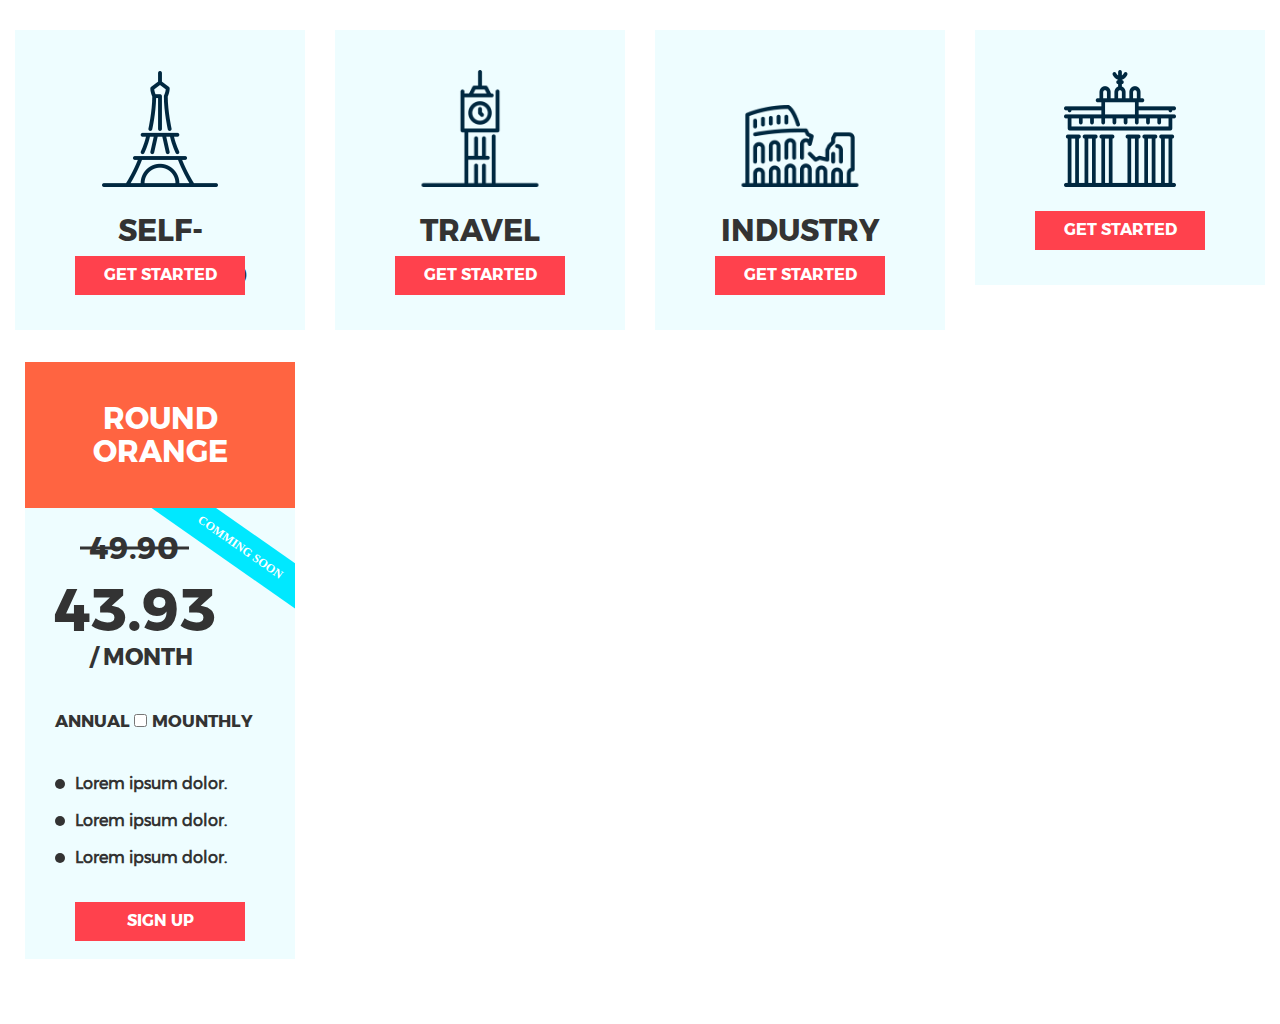
<file: landing.html>
<!DOCTYPE html>
<html lang="ru">
	<head>
		<meta charset="UTF-8">
		<meta http-equiv="X-UA-Compatible" content="IE=edge">
		<meta name="viewport" content="width=device-width, initial-scale=1">
		<title>World Travel Nation</title>
		<!-- build:css -->
		<link rel="stylesheet" href="libs/bootstrap/dist/css/bootstrap.min.css">
		<link rel="stylesheet" href="css/libs.css">
		<link href="https://maxcdn.bootstrapcdn.com/font-awesome/4.7.0/css/font-awesome.min.css">
		<!-- endbuild -->
		<!-- build:css2 -->

		<link rel="stylesheet" href="css/main.css">
		<!-- endbuild -->
		<!-- <script src="https://unpkg.com/vue/dist/vue.js"></script> -->
		<!--[if lt IE 9]>
		<script src="https://oss.maxcdn.com/html5shiv/3.7.2/html5shiv.min.js"></script>
		<script src="https://oss.maxcdn.com/respond/1.4.2/respond.min.js"></script>
		<![endif]-->
	</head>
	<body>
		<!-- <header class="header header_shadow">
			<div class="container">
				<div class="row">
					<div class="col-md-3 col-xs-12">
						<div class="header__wrap">
						<a href="index.html" class="header__logo">
						<img src="img/logo.png" alt="">
						</a>
						</div>
						<div class="header__wrap">
						<h1 class="header__title">world<br>travel<br>nation</h1>
						</div>
					</div>
					<div class="col-md-3 col-xs-12   ">
						<div class="header__wrap">
						<form form="" action="" method="" class="header__form">
							<input type="text" class="header__search">
						</form>
						</div>
					</div>
					<div class="col-md-3 col-md-offset-3 col-xs-12 col-xs-offset-0">
						<div class="header__wrap header__wrap_right">
						<a href="notifications.html" class="header__link">
							<img src="img/notifications.png" alt="">
							<div class="header__link-inner">
								<div class="header__link-text">3</div>
							</div>
						</a>
						<span class="header__link" id="message">
							<img src="img/headmail.png" alt="">
							<div class="header__link-inner">
								<div class="header__link-text">3</div>
							</div>
						</span>
						<a  href="#" class="header__link">
							<div class="header__link-center">
								<div class="header__avatar" style="background-image: url(img/miniavatars.png);"></div>
								<span class="header__triangle"></span>
							</div>
						</a>
						<div class="header__box">
							<div class="header__box-top">
								<div class="inbox__left">
									<div class="inbox__center inbox__center_header">
									<div class="inbox__left-inner">  messages</div>
									</div>
								</div>
								<div class="inbox__right">
									<div class="inbox__center inbox__center_header">
									<div class="header__box-menu header__box-menu_line">Compose</div>
									<div class="header__box-menu">Show all</div>
									<div class="header__triangle-right header__triangle-right_box">   </div>
									</div>
								</div>
								<div class="clearfix">  </div>
							</div>
							<div class="inbox__message">
								<div class="section__avatars section__avatars_mini" style="background-image: url(img/miniavatars.png);"></div>
								<div class="inbox__description">
									<div class="section__avatar-name">John Adams  </div>
									<div class="section__date">11 days ago</div>
									<p class="section__text section__text_inbox"> lorem</p>
								</div>
							</div>
							<div class="clearfix"></div>
							<a href="messenger.html" class="header__box-link"><span class="header__box-link-inner">all messages</span><span class="header__triangle-right"> </span></a>
						</div>
						</div>
					</div>
				</div>
			</div>
		</header> -->
		<header class="header-landing">
			
		</header>
		<div class="wrapper wrapper-landing">
			<div class="container wrapper-custum">
				<div class="row">
					<div class="col-md-4 col-lg-3">
						<div class="started-block">
							<div class="block-img">
								<img src="img/landing/self.png" alt="" class="img-item img-responsive">
							</div>
							<div class="block-title">
								<h2 class="title-text text-uppercase">Self-employed</h2>
							</div>
							<div class="block-actions">
								<a href="" class="button-main optional-position text-uppercase">Get started</a>
							</div>
						</div>
					</div>
					<div class="col-md-4 col-lg-3">
						<div class="started-block">
							<div class="block-img">
								<img src="img/landing/travel.png" alt="" class="img-item img-responsive">
							</div>
							<div class="block-title">
								<h2 class="title-text text-uppercase">Travel business</h2>
							</div>
							<div class="block-actions">
								<a href="" class="button-main optional-position text-uppercase">Get started</a>
							</div>
						</div>
					</div>
					<div class="col-md-4 col-lg-3">
						<div class="started-block">
							<div class="block-img">
								<img src="img/landing/industry.png" alt="" class="img-item img-responsive">
							</div>
							<div class="block-title">
								<h2 class="title-text text-uppercase">Industry partners</h2>
							</div>
							<div class="block-actions">
								<a href="" class="button-main optional-position text-uppercase">Get started</a>
							</div>
						</div>
					</div>
					<div class="col-md-4 col-lg-3">
						<div class="started-block">
							<div class="block-img">
								<img src="img/landing/hotels.png" alt="" class="img-item img-responsive">
							</div>
							<div class="block-title">
								<h2 class="title-text text-uppercase">hotels</h2>
							</div>
							<div class="block-actions">
								<a href="" class="button-main optional-position text-uppercase">Get started</a>
							</div>
						</div>
					</div>
				</div>
				<div class="row">
					<div class="col-md-3 col-lg-3">
						<div class="offer-block">
							<div class="block-title">
								<h2 class="title-text">Round Orange</h2>
							</div>
							<div class="wrapper-element">
								<div class="bange-block"></div>
								<div class="block-head">
									<span class="accent-item-sub crossout">49.90</span>
									<div class="price-current">
										<p class="accent-item">43.93 <span></span></p>
										<p class="text-uppercase accent-item-sub">/ month</p>
									</div>
									<div class="block-actions text-uppercase">
										<span>Annual</span>
										<input type="checkbox">
										<span>Mounthly</span>
									</div>
								</div>
								<div class="block-main">
									<ul class="list-alternative">
										<li>Lorem ipsum dolor.</li>
										<li>Lorem ipsum dolor.</li>
										<li>Lorem ipsum dolor.</li>
									</ul>
								</div>
								<div class="block-footer">
									<div class="button button-main">Sign up</div>
								</div>
							</div>
						</div>
					</div>
				</div>
			</div>
		</div>
		<div class="close-wrap"></div>
		
		<script src="libs/jquery/dist/jquery.min.js"></script>
		<script src="js/libs.min.js"></script>
		<!-- build:js -->
		<script src="js/main.js"></script>
		<!-- endbuild -->
	</body>
</html>
</file>
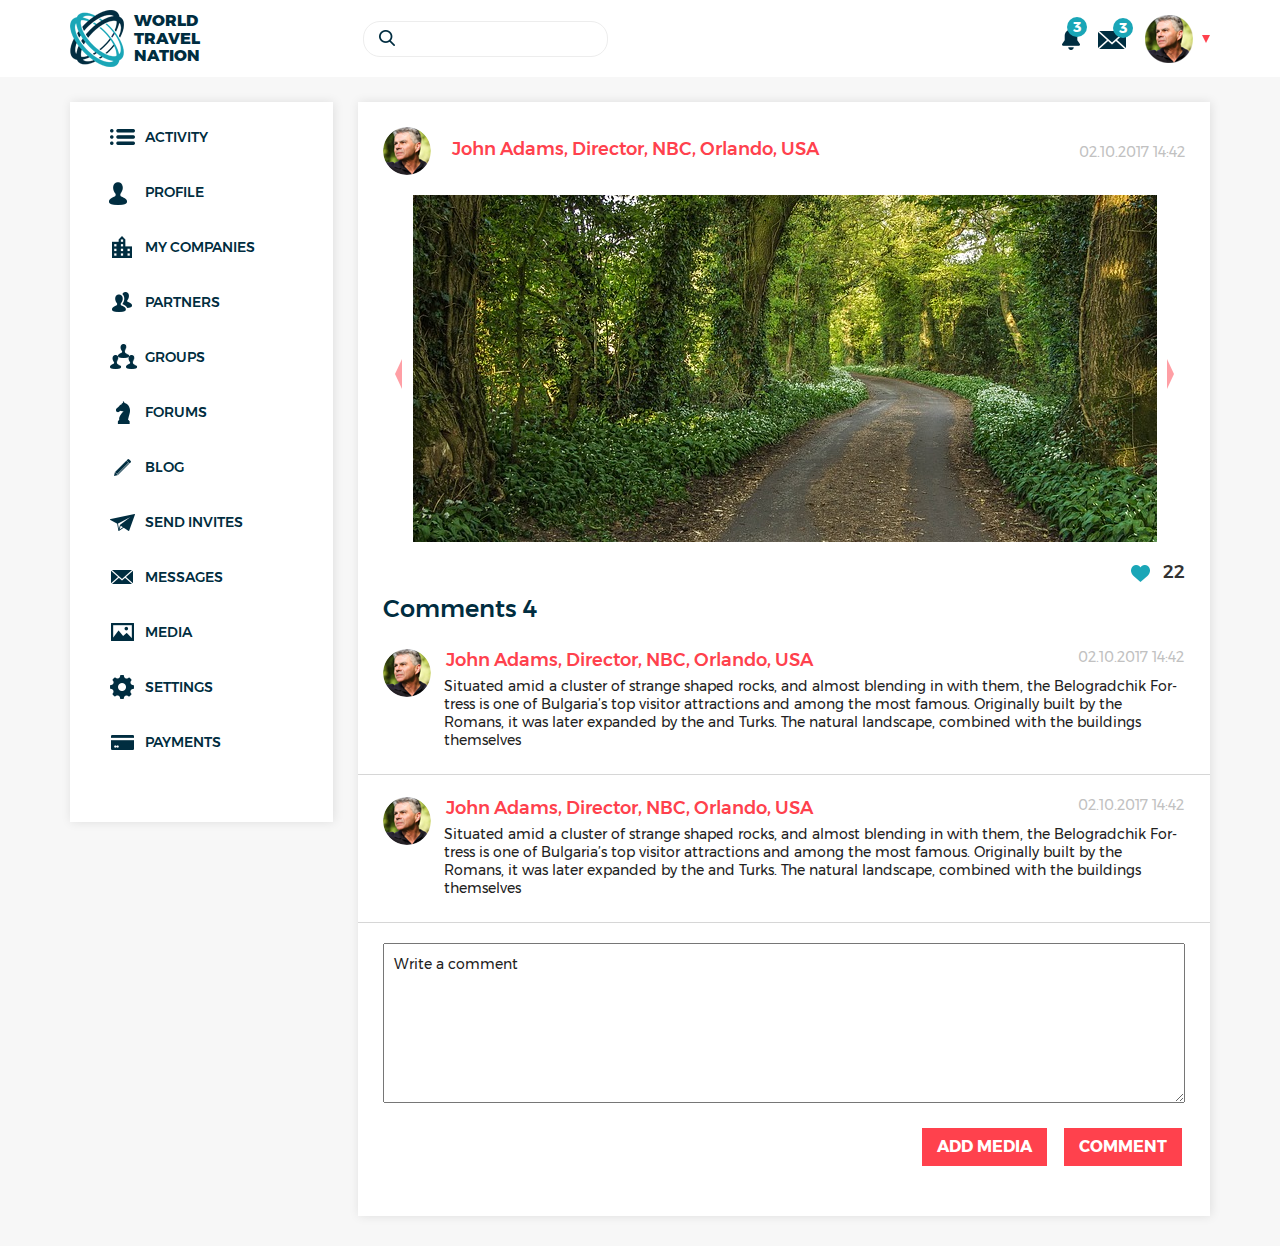
<file: media-post.html>
<!DOCTYPE html>
<html lang="ru">

<head>

	<meta charset="utf-8">

	<title>Title</title>
	<meta name="description" content="">

	<meta http-equiv="X-UA-Compatible" content="IE=edge">
	<meta name="viewport" content="width=device-width, initial-scale=1, maximum-scale=1">

	<meta property="og:image" content="path/to/image.jpg">
	<link rel="shortcut icon" href="img/favicon/favicon.ico" type="image/x-icon">
  <link href="https://maxcdn.bootstrapcdn.com/font-awesome/4.7.0/css/font-awesome.min.css">
	<link rel="apple-touch-icon" href="img/favicon/apple-touch-icon.png">
	<link rel="apple-touch-icon" sizes="72x72" href="img/favicon/apple-touch-icon-72x72.png">
	<link rel="apple-touch-icon" sizes="114x114" href="img/favicon/apple-touch-icon-114x114.png">
  <link href="https://maxcdn.bootstrapcdn.com/font-awesome/4.7.0/css/font-awesome.min.css">
	<!-- Chrome, Firefox OS and Opera -->
	<meta name="theme-color" content="#000">
	<!-- Windows Phone -->
	<meta name="msapplication-navbutton-color" content="#000">
	<!-- iOS Safari -->
	<meta name="apple-mobile-web-app-status-bar-style" content="#000">

	<style>body { opacity: 0; overflow-x: hidden; } html { background-color: #fff; }</style>

</head>

<body>

      <header class="header header_shadow">
         <div class="container">
            <div class="row">
               <div class="col-md-3 col-xs-12">
                  <div class="header__wrap">
                     <a href="index.html" class="header__logo">
                     <img src="img/logo.png" alt="">
                     </a>
                  </div>
                  <div class="header__wrap">
                     <h1 class="header__title">world<br>travel<br>nation</h1>
                  </div>
               </div>
               <div class="col-md-3 col-xs-12   ">
                  <div class="header__wrap">
                     <form form="" action="" method="" class="header__form">
                        <input type="text" class="header__search">
                     </form>
                  </div>
               </div>
               <div class="col-md-3 col-md-offset-3 col-xs-12 col-xs-offset-0">
                  <div class="header__wrap header__wrap_right">
                     <a href="notifications.html" class="header__link">
                        <img src="img/notifications.png" alt="">
                        <div class="header__link-inner">
                           <div class="header__link-text">3</div>
                        </div>
                     </a>
                     <span class="header__link" id="message">
                        <img src="img/headmail.png" alt="">
                        <div class="header__link-inner">
                           <div class="header__link-text">3</div>
                        </div>
                     </span>
                     <a  href="#" class="header__link">
                        <div class="header__link-center">
                           <div class="header__avatar" style="background-image: url(img/miniavatars.png);"></div>
                           <span class="header__triangle"></span>
                        </div>
                     </a>
                     <div class="header__box">
                        <div class="header__box-top">
                           <div class="inbox__left">
                              <div class="inbox__center inbox__center_header">
                                 <div class="inbox__left-inner">  messages</div>
                              </div>
                           </div>
                           <div class="inbox__right">
                              <div class="inbox__center inbox__center_header">
                                 <div class="header__box-menu header__box-menu_line">Compose</div>
                                 <div class="header__box-menu">Show all</div>
                                 <div class="header__triangle-right header__triangle-right_box">   </div>
                              </div>
                           </div>
                           <div class="clearfix">  </div>
                        </div>
                        <div class="inbox__message">
                           <div class="section__avatars section__avatars_mini" style="background-image: url(img/miniavatars.png);"></div>
                           <div class="inbox__description">
                              <div class="section__avatar-name">John Adams  </div>
                              <div class="section__date">11 days ago</div>
                              <p class="section__text section__text_inbox"> lorem</p>
                           </div>
                        </div>
                        <div class="clearfix"></div>
                        <a href="messenger.html" class="header__box-link"><span class="header__box-link-inner">all messages</span><span class="header__triangle-right"> </span></a>
                     </div>
                  </div>
               </div>
            </div>
         </div>
      </header>
      <div class="wrapper">
         <div class="container">
            <div class="row">
               <div class="col-md-3">
                  <aside class="menu">
                     <nav class="menu-nav">
                        <ul class="menu-nav__list">
                           <li class="menu-nav__item"><a href="" class="menu-nav__link" data-activity="img/profile.png"><span class="menu-nav__img"><img src="img/activity.png" alt="" class=""></span> activity</a></li>
                           <li class="menu-nav__item"><a href="profile.html" class="menu-nav__link menu-nav__link_profile"><span class="menu-nav__img"><img src="img/profile.png" alt="" class=""></span>profile</a></li>
                           <li class="menu-nav__item"><a href="index.html" class="menu-nav__link menu-nav__link_companies"><span class="menu-nav__img"><img src="img/companies.png" alt="" class=""></span>my companies</a></li>
                           <li class="menu-nav__item"><a href="" class="menu-nav__link menu-nav__link_friends"><span class="menu-nav__img"><img src="img/partners.png" alt="" class=""></span>partners</a></li>
                           <li class="menu-nav__item"><a href="" class="menu-nav__link menu-nav__link_groups"><span class="menu-nav__img"><img src="img/groups.png" alt="" class=""></span>groups</a></li>
                           <li class="menu-nav__item"><a href="forums.html" class="menu-nav__link menu-nav__link_forums"><span class="menu-nav__img"><img src="img/forum.png" alt="" class=""></span>forums</a></li>
                           <li class="menu-nav__item"><a href="blog.html" class="menu-nav__link menu-nav__link_blog"><span class="menu-nav__img"><img src="img/blog.png" alt="" class=""></span>blog</a></li>
                           <li class="menu-nav__item"><a href="sendinv.html" class="menu-nav__link menu-nav__link_invites"><span class="menu-nav__img"><img src="img/send.png" alt="" class=""></span>send invites</a></li>
                           <li class="menu-nav__item"><a href="messenger.html" class="menu-nav__link menu-nav__link_invites"><span class="menu-nav__img"><img src="img/menumes.png" alt="" class=""></span>messages</a></li>
                           <li class="menu-nav__item"><a href="media.html" class="menu-nav__link menu-nav__link_messages"><span class="menu-nav__img"><img src="img/mediamenu.png" alt="" class=""></span>media</a></li>
                           <li class="menu-nav__item"><a href="settings_general.html" class="menu-nav__link menu-nav__link_messages"><span class="menu-nav__img"><img src="img/settings.png" alt="" class=""></span>settings</a></li>
                           <li class="menu-nav__item"><a href="messenger.html" class="menu-nav__link menu-nav__link_messages"><span class="menu-nav__img"><img src="img/payments.png" alt="" class=""></span>payments</a></li>
                        </ul>
                     </nav>
                  </aside>
               </div>
               <div class="col-md-9">
                  <main class="main">
                     <section class="section post">
                     	<div class="col-md-1 col-sm-1 col-xs-2"><img src="img/miniavatars.png" class="img-circle"></div>
                     	<div class="col-md-9 col-sm-9 col-xs-10 author">John Adams, Director, NBC, Orlando, USA</div>
                     	<div class="col-md-2 col-sm-2 col-xs-12 text-right date-post">02.10.2017 14:42</div>

						            <div class="col-md-12">
							            <div id="carousel-example-generic" class="carousel slide" data-ride="carousel">
							                <div class="carousel-inner">
							                    <div class="item active">
							                        <img src="img/img-carousel.png" alt="First slide">
							                    </div>
							                    <div class="item">
							                        <img src="img/img-carousel.png" alt="Second slide">
							                    </div>
							                    <div class="item">
							                        <img src="img/img-carousel.png" alt="Third slide">
							                    </div>
							                </div>
							                <a class="left carousel-control" href="#carousel-example-generic" data-slide="prev">
							                    <span class="glyphicon glyphicon-chevron-left"></span></a><a class="right carousel-control"
							                        href="#carousel-example-generic" data-slide="next"><span class="glyphicon glyphicon-chevron-right">
							                    </span>
							                </a>
							            </div>
							        </div>
							        <div class="col-md-12 likeheart text-right">
							        	<a href=""><img src="img/hearth.png" style="margin-right:13px;" alt=""></a>22
							        </div>
							        <div class="col-md-12 comments">
							        	<h4>Comments 4</h4>
							        	<div class="comment">
							        		<div class="author">John Adams, Director, NBC, Orlando, USA</div>
								        	<div class="date-post">02.10.2017 14:42</div>
								        	<div class="clear"></div>

								        	<div class="col-md-1 col-sm-1 col-xs-1 avatars"><img src="img/miniavatars.png" class="img-circle"></div>
								        	<div class="col-md-11 col-sm-11 col-xs-10 text-comments">
								        		<p>Situated amid a cluster of strange shaped rocks, and almost blending in with them, the Belogradchik For- tress is one of Bulgaria’s top visitor attractions and among the most famous. Originally built by the Romans, it was later expanded by the and Turks. The natural landscape, combined with the buildings themselves</p>
								        	</div>
								        	<div class="clear"></div>
							        	</div>
							        	<div class="comment">
							        		<div class="author">John Adams, Director, NBC, Orlando, USA</div>
								        	<div class="date-post">02.10.2017 14:42</div>
								        	<div class="clear"></div>

								        	<div class="col-md-1 col-sm-1 col-xs-1 avatars"><img src="img/miniavatars.png" class="img-circle"></div>
								        	<div class="col-md-11 col-sm-11 col-xs-10 text-comments">
								        		<p>Situated amid a cluster of strange shaped rocks, and almost blending in with them, the Belogradchik For- tress is one of Bulgaria’s top visitor attractions and among the most famous. Originally built by the Romans, it was later expanded by the and Turks. The natural landscape, combined with the buildings themselves</p>
								        	</div>
								        	<div class="clear"></div>
							        	</div>

							        	<div class="add_comment">
						        			<textarea name="message" id="">Write a comment</textarea>
	                     		<div class="pull-right">
		                     		<a href="" class="btn btn-primary">Add Media</a>
		                     		<a href=""  class="btn btn-primary">Comment</a>
		                     	</div>
							        	</div>
							        </div>
							        <div class="clear"></div>
										</section>
                  </main>
               </div>
            </div>
         </div>
      </div>
	
	<link rel="stylesheet" href="css/invites.css"> <!--  THIS CSS FILE SHOUL ADD ONLY ON THIS PAGE -->
     <script src="libs/jquery/dist/jquery.min.js"></script>
      <script src="js/libs.min.js"></script>
      <link href="https://maxcdn.bootstrapcdn.com/font-awesome/4.7.0/css/font-awesome.min.css">
      <script src="libs/lity/dist/lity.min.js">  </script>
      <script src="libs/owl.carousel/dist/owl.carousel.min.js"></script>
      <script src="js/main.js"></script>

</body>
</html>
</file>
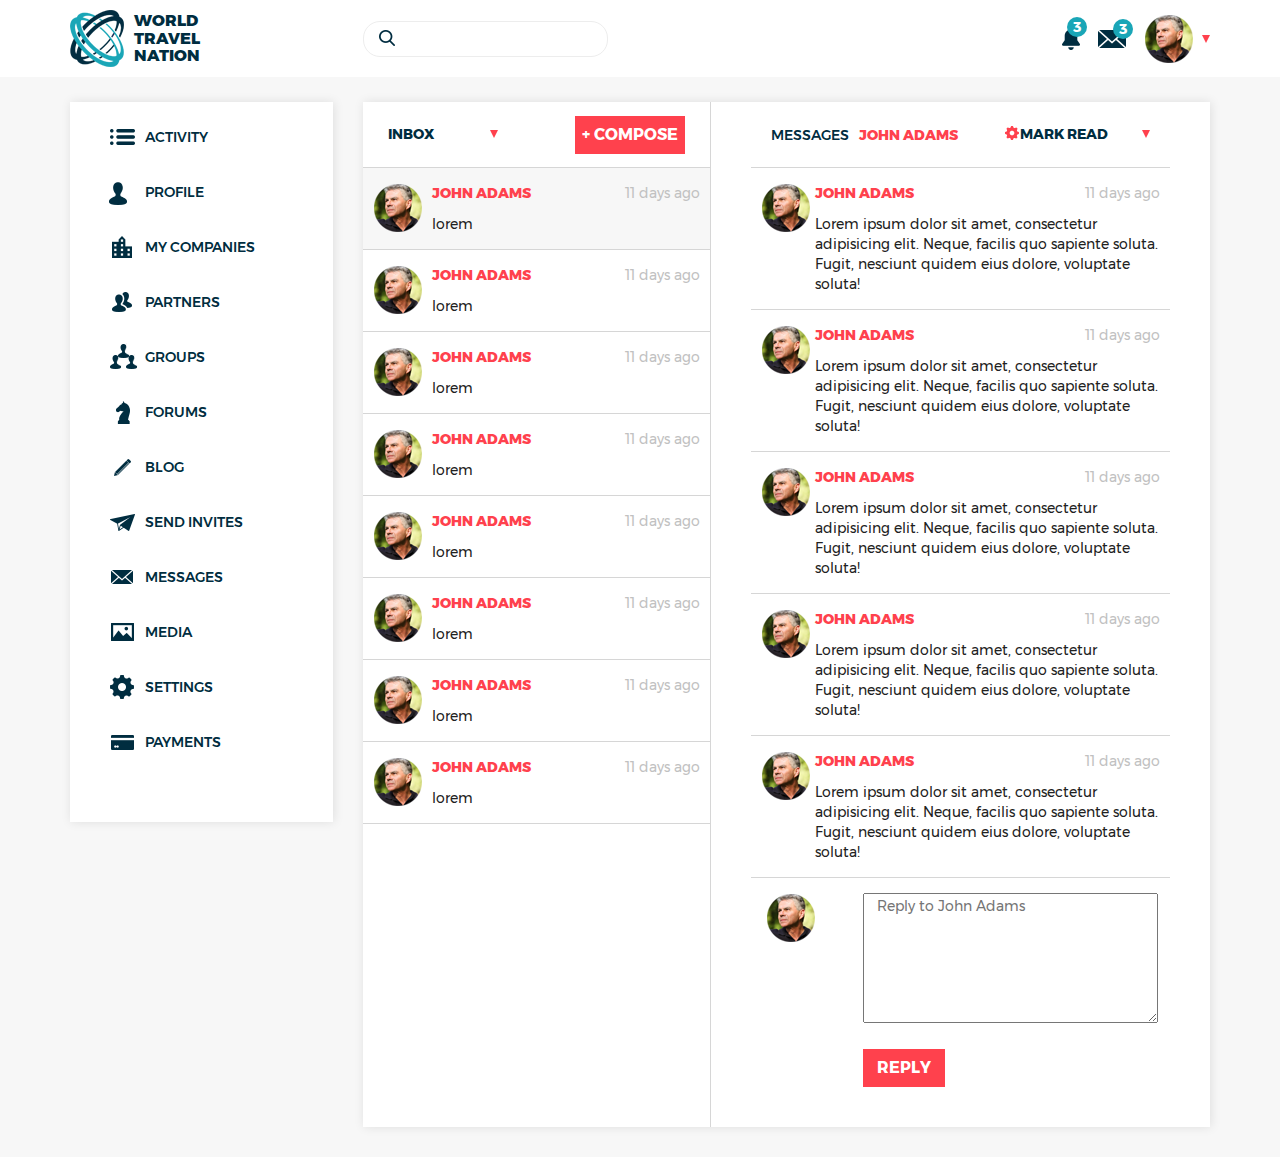
<file: messenger.html>
<!DOCTYPE html>
<html lang="ru">

<head>
    <meta charset="UTF-8">
    <meta http-equiv="X-UA-Compatible" content="IE=edge">
    <meta name="viewport" content="width=device-width, initial-scale=1">
    <title>World Travel Nation</title>
    <link rel="stylesheet" href="css/libs.css">
    <link rel="stylesheet" href="css/main.css">
</head>

<body>
      <header class="header header_shadow">
         <div class="container">
            <div class="row">
               <div class="col-md-3 col-xs-12">
                  <div class="header__wrap">
                     <a href="index.html" class="header__logo">
                     <img src="img/logo.png" alt="">
                     </a>
                  </div>
                  <div class="header__wrap">
                     <h1 class="header__title">world<br>travel<br>nation</h1>
                  </div>
               </div>
               <div class="col-md-3 col-xs-12   ">
                  <div class="header__wrap">
                     <form form="" action="" method="" class="header__form">
                        <input type="text" class="header__search">
                     </form>
                  </div>
               </div>
               <div class="col-md-3 col-md-offset-3 col-xs-12 col-xs-offset-0">
                  <div class="header__wrap header__wrap_right">
                     <a href="notifications.html" class="header__link">
                        <img src="img/notifications.png" alt="">
                        <div class="header__link-inner">
                           <div class="header__link-text">3</div>
                        </div>
                     </a>
                     <span class="header__link" id="message">
                        <img src="img/headmail.png" alt="">
                        <div class="header__link-inner">
                           <div class="header__link-text">3</div>
                        </div>
                     </span>
                     <a  href="#" class="header__link">
                        <div class="header__link-center">
                           <div class="header__avatar" style="background-image: url(img/miniavatars.png);"></div>
                           <span class="header__triangle"></span>
                        </div>
                     </a>
                     <div class="header__box">
                        <div class="header__box-top">
                           <div class="inbox__left">
                              <div class="inbox__center inbox__center_header">
                                 <div class="inbox__left-inner">  messages</div>
                              </div>
                           </div>
                           <div class="inbox__right">
                              <div class="inbox__center inbox__center_header">
                                 <div class="header__box-menu header__box-menu_line">Compose</div>
                                 <div class="header__box-menu">Show all</div>
                                 <div class="header__triangle-right header__triangle-right_box">   </div>
                              </div>
                           </div>
                           <div class="clearfix">  </div>
                        </div>
                        <div class="inbox__message">
                           <div class="section__avatars section__avatars_mini" style="background-image: url(img/miniavatars.png);"></div>
                           <div class="inbox__description">
                              <div class="section__avatar-name">John Adams  </div>
                              <div class="section__date">11 days ago</div>
                              <p class="section__text section__text_inbox"> lorem</p>
                           </div>
                        </div>
                        <div class="clearfix"></div>
                        <a href="messenger.html" class="header__box-link"><span class="header__box-link-inner">all messages</span><span class="header__triangle-right"> </span></a>
                     </div>
                  </div>
               </div>
            </div>
         </div>
      </header>
      <div class="wrapper">
         <div class="container">
            <div class="row">
               <div class="col-md-3">
                  <aside class="menu">
                     <nav class="menu-nav">
                        <ul class="menu-nav__list">
                           <li class="menu-nav__item"><a href="" class="menu-nav__link" data-activity="img/profile.png"><span class="menu-nav__img"><img src="img/activity.png" alt="" class=""></span> activity</a></li>
                           <li class="menu-nav__item"><a href="profile.html" class="menu-nav__link menu-nav__link_profile"><span class="menu-nav__img"><img src="img/profile.png" alt="" class=""></span>profile</a></li>
                           <li class="menu-nav__item"><a href="index.html" class="menu-nav__link menu-nav__link_companies"><span class="menu-nav__img"><img src="img/companies.png" alt="" class=""></span>my companies</a></li>
                           <li class="menu-nav__item"><a href="" class="menu-nav__link menu-nav__link_friends"><span class="menu-nav__img"><img src="img/partners.png" alt="" class=""></span>partners</a></li>
                           <li class="menu-nav__item"><a href="" class="menu-nav__link menu-nav__link_groups"><span class="menu-nav__img"><img src="img/groups.png" alt="" class=""></span>groups</a></li>
                           <li class="menu-nav__item"><a href="forums.html" class="menu-nav__link menu-nav__link_forums"><span class="menu-nav__img"><img src="img/forum.png" alt="" class=""></span>forums</a></li>
                           <li class="menu-nav__item"><a href="blog.html" class="menu-nav__link menu-nav__link_blog"><span class="menu-nav__img"><img src="img/blog.png" alt="" class=""></span>blog</a></li>
                           <li class="menu-nav__item"><a href="sendinv.html" class="menu-nav__link menu-nav__link_invites"><span class="menu-nav__img"><img src="img/send.png" alt="" class=""></span>send invites</a></li>
                           <li class="menu-nav__item"><a href="messenger.html" class="menu-nav__link menu-nav__link_invites"><span class="menu-nav__img"><img src="img/menumes.png" alt="" class=""></span>messages</a></li>
                           <li class="menu-nav__item"><a href="media.html" class="menu-nav__link menu-nav__link_messages"><span class="menu-nav__img"><img src="img/mediamenu.png" alt="" class=""></span>media</a></li>
                           <li class="menu-nav__item"><a href="settings_general.html" class="menu-nav__link menu-nav__link_messages"><span class="menu-nav__img"><img src="img/settings.png" alt="" class=""></span>settings</a></li>
                           <li class="menu-nav__item"><a href="messenger.html" class="menu-nav__link menu-nav__link_messages"><span class="menu-nav__img"><img src="img/payments.png" alt="" class=""></span>payments</a></li>
                        </ul>
                     </nav>
                  </aside>
               </div>
                <div class="col-md-9">
                    <main class="main">
                        <section class="section">
                            <div class="row">
                                <div class="col-md-12">
                                    <div class="inbox inbox_width">
                                        <div class="inbox-box">
                                            <div class="inbox__head">
                                                <div class="inbox__left">
                                                    <div class="inbox__center">
                                                        <!-- <form action="  " class="section-blog__form section-blog__form_margin">
                                                            <div class="section-form__wrap section-form__wrap_inbox"><span class="section-form__select-arrow"> </span>
                                                                <select name="" id="" class="section-form__select section-form__select_title">

                                                                    <option  value="" disabled selected>Inbox</option>
                                                                    <option value="">Starred</option>
                                                                    <option value="">Send</option>
                                                                    <option value="">Notice</option>
                                                                </select>
                                                            </div>
                                                        </form> -->
                                                       <!--  <div class="dropdown">
                                                          <ul class="dropdown__list">
                                                            <li class="dropdown__item">Inbox</li>
                                                            <li class="dropdown__item">Starred</li>
                                                            <li class="dropdown__item">Send</li>
                                                            <li class="dropdown__item">Notice</li>
                                                          </ul>
                                                          <span class="section-form__select-arrow"> </span>
                                                        </div> -->
                                                        <div class="dropdown">
  <span class="dropdown__btn  dropdown-toggle" type="button" data-toggle="dropdown"><span class="dropdown__btn_inner dropdown__btn_inner_1 ">Inbox</span>
  <span class="section-form__select-arrow" style="margin-right:0px;"> </span></span>
  <ul class="dropdown-menu">
    <li><a class="dropdown__click dropdown__click_1" href="#">Starred</a></li>
    <li><a class="dropdown__click dropdown__click_1" href="#">Send</a></li>
    <li><a class="dropdown__click dropdown__click_1" href="#">Notice</a></li>
  </ul>
</div>
                                                    </div>
                                                </div>
                                                <div class="inbox__right">
                                                    <div class="inbox__center">
                                                        <a href="javascript:void(0);" class="section__btn section__btn_width" id="compose">
                                                            <span class="section__btn-inner">+ compose</span></a>
                                                    </div>
                                                </div>
                                                <div class="clearfix"> </div>
                                            </div>
                                            <div class="inbox__content inbox__content_left-scroll">
                                                
                                            
                                            <a href="#" class="inbox__message inbox__message_active">
                                                <div class="section__avatars section__avatars_mini" style="background-image: url(img/miniavatars.png);"></div>
                                                <div class="inbox__description">
                                                    <div class="section__avatar-name">John Adams </div>
                                                    <div class="section__date">11 days ago</div>
                                                    <p class="section__text section__text_inbox section__text_inbox-overflow"> lorem</p>
                                                </div>
                                            </a>
                                            <a href="#" class="inbox__message">
                                                <div class="section__avatars section__avatars_mini" style="background-image: url(img/miniavatars.png);"></div>
                                                <div class="inbox__description">
                                                    <div class="section__avatar-name">John Adams </div>
                                                    <div class="section__date">11 days ago</div>
                                                    <p class="section__text section__text_inbox section__text_inbox-overflow"> lorem</p>
                                                </div>
                                            </a>
                                            <a href="#" class="inbox__message">
                                                <div class="section__avatars section__avatars_mini" style="background-image: url(img/miniavatars.png);"></div>
                                                <div class="inbox__description">
                                                    <div class="section__avatar-name">John Adams </div>
                                                    <div class="section__date">11 days ago</div>
                                                    <p class="section__text section__text_inbox section__text_inbox-overflow"> lorem</p>
                                                </div>
                                            </a>
                                            <a href="#" class="inbox__message">
                                                <div class="section__avatars section__avatars_mini" style="background-image: url(img/miniavatars.png);"></div>
                                                <div class="inbox__description">
                                                    <div class="section__avatar-name">John Adams </div>
                                                    <div class="section__date">11 days ago</div>
                                                    <p class="section__text section__text_inbox section__text_inbox-overflow"> lorem</p>
                                                </div>
                                            </a>
                                            <a href="#" class="inbox__message">
                                                <div class="section__avatars section__avatars_mini" style="background-image: url(img/miniavatars.png);"></div>
                                                <div class="inbox__description">
                                                    <div class="section__avatar-name">John Adams </div>
                                                    <div class="section__date">11 days ago</div>
                                                    <p class="section__text section__text_inbox section__text_inbox-overflow"> lorem</p>
                                                </div>
                                            </a>
                                            <a href="#" class="inbox__message">
                                                <div class="section__avatars section__avatars_mini" style="background-image: url(img/miniavatars.png);"></div>
                                                <div class="inbox__description">
                                                    <div class="section__avatar-name">John Adams </div>
                                                    <div class="section__date">11 days ago</div>
                                                    <p class="section__text section__text_inbox section__text_inbox-overflow"> lorem</p>
                                                </div>
                                            </a>
                                            <a href="#" class="inbox__message">
                                                <div class="section__avatars section__avatars_mini" style="background-image: url(img/miniavatars.png);"></div>
                                                <div class="inbox__description">
                                                    <div class="section__avatar-name">John Adams </div>
                                                    <div class="section__date">11 days ago</div>
                                                    <p class="section__text section__text_inbox section__text_inbox-overflow"> lorem</p>
                                                </div>
                                            </a>
                                            <a href="#" class="inbox__message">
                                                <div class="section__avatars section__avatars_mini" style="background-image: url(img/miniavatars.png);"></div>
                                                <div class="inbox__description">
                                                    <div class="section__avatar-name">John Adams </div>
                                                    <div class="section__date">11 days ago</div>
                                                    <p class="section__text section__text_inbox section__text_inbox-overflow"> lorem</p>
                                                </div>
                                            </a>
                                            </div>
                                        </div>
                                    </div>
                                    <div class="inbox inbox_border-left">
                                        <div class="inbox-box inbox__allmessages">
                                            <div class="inbox__header">
                                                <div class="inbox__left">
                                                <input type="checkbox" class="inbox__checkbox inbox__checkbox_all">
                                                    <div class="inbox__center">
                                                        <span class="inbox__left-inner"> messages</span>
                                                        <a href="#" class="section__avatar-name"> John adams</a>
                                                    </div>
                                                </div>
                                                <div class="inbox__right">
                                                    <div class="inbox__center">
                                                        <!-- <form action="  " class="section-blog__form">
                                                            <div class="section-form__wrap section-form__wrap_width"><span class="section-form__select-arrow"> </span>
                                                            <span class="section-form__select-settings"></span>
                                                                <select name="" id="" class="section-form__select">

                                                                    
                                                                    <option value="">Mark read</option>
                                                                    <option value="">Mark unread</option>
                                                                    <option value="">Delete</option>
                                                                    <option value="">Add star</option>
                                                                    <option value="">Remove star</option>
                                                                </select>
                                                            </div>
                                                        </form> -->
                                                       <div class="dropdown">
  <span class="dropdown__btn  dropdown__btn_width dropdown-toggle" type="button" data-toggle="dropdown">
  <span class="dropdown__btn_inner dropdown__btn_inner_2">Mark Read</span>
                                                            <span class="section-form__select-settings"></span>
  <span class="section-form__select-arrow" style="margin-right:0px;"> </span></span>
  <ul class="dropdown-menu">
    <li><a class="dropdown__click dropdown__click_2" href="#">Mark Unread</a></li>
    <li><a class="dropdown__click dropdown__click_2" href="#">Delete</a></li>
    <li><a class="dropdown__click dropdown__click_2" href="#">Add star</a></li>
    <li><a class="dropdown__click dropdown__click_2" href="#">Remove Star</a></li>
  </ul>
</div>

                                                    </div>
                                                    
                                                </div>

                                                <div class="clearfix"> </div>
                                                
                                            </div>
                                        <div class="inbox__content">
                                            <div class="inbox__message">
                                            <input type="checkbox" class="inbox__checkbox">
                                            <a href="#">
                                            <div class="section__avatars section__avatars_mini" style="background-image: url(img/miniavatars.png);"></div>
                                            </a>
                                            <div class="inbox__description inbox__description_messages">
                                                <a  href="#" class="section__avatar-name">John Adams </a>
                                                <div class="section__date">11 days ago</div>
                                                <p class="section__text section__text_inbox"> Lorem ipsum dolor sit amet, consectetur adipisicing elit. Neque, facilis quo sapiente soluta. Fugit, nesciunt quidem eius dolore, voluptate soluta!</p>
                                            </div>

                                        </div>
                                        <div class="inbox__message">
                                        <input type="checkbox" class="inbox__checkbox">
                                        <a href="#">
                                            <div class="section__avatars section__avatars_mini" style="background-image: url(img/miniavatars.png);"></div>
                                        </a>
                                            <div class="inbox__description inbox__description_messages">
                                                <a href="#" class="section__avatar-name">John Adams </a>
                                                <div class="section__date">11 days ago</div>
                                                <p class="section__text section__text_inbox"> Lorem ipsum dolor sit amet, consectetur adipisicing elit. Neque, facilis quo sapiente soluta. Fugit, nesciunt quidem eius dolore, voluptate soluta!</p>
                                            </div>

                                        </div>
                                        <div class="inbox__message">
                                        <input type="checkbox" class="inbox__checkbox">
                                        <a href="#">
                                            <div class="section__avatars section__avatars_mini" style="background-image: url(img/miniavatars.png);"></div>
                                        </a>
                                            <div class="inbox__description inbox__description_messages">
                                                <a href="#" class="section__avatar-name">John Adams </a>
                                                <div class="section__date">11 days ago</div>
                                                <p class="section__text section__text_inbox"> Lorem ipsum dolor sit amet, consectetur adipisicing elit. Neque, facilis quo sapiente soluta. Fugit, nesciunt quidem eius dolore, voluptate soluta!</p>
                                            </div>

                                        </div>
                                        <div class="inbox__message">
                                        <input type="checkbox" class="inbox__checkbox">
                                        <a href="#">
                                            <div class="section__avatars section__avatars_mini" style="background-image: url(img/miniavatars.png);"></div>
                                        </a>
                                            <div class="inbox__description inbox__description_messages">
                                                <a href="#" class="section__avatar-name">John Adams </a>
                                                <div class="section__date">11 days ago</div>
                                                <p class="section__text section__text_inbox"> Lorem ipsum dolor sit amet, consectetur adipisicing elit. Neque, facilis quo sapiente soluta. Fugit, nesciunt quidem eius dolore, voluptate soluta!</p>
                                            </div>

                                        </div>
                                        <div class="inbox__message">
                                        <input type="checkbox" class="inbox__checkbox">
                                        <a href="#">
                                            <div class="section__avatars section__avatars_mini" style="background-image: url(img/miniavatars.png);"></div>
                                        </a>
                                            <div class="inbox__description inbox__description_messages">
                                                <a href="#" class="section__avatar-name">John Adams </a>
                                                <div class="section__date">11 days ago</div>
                                                <p class="section__text section__text_inbox"> Lorem ipsum dolor sit amet, consectetur adipisicing elit. Neque, facilis quo sapiente soluta. Fugit, nesciunt quidem eius dolore, voluptate soluta!</p>
                                            </div>

                                        </div>
                                        <div class="clearfix"> </div>
                                        </div>
                                        <div class="inbox__send">
                                            <div class="section__avatars section__avatars_mini" style="background-image: url(img/miniavatars.png);"></div>

                                            <div class="inbox__form">
                                                <form action=" " class="section-form">
                                                    <textarea class="section-form__field section__text" placeholder="Reply to John Adams"></textarea>
                                                    <button class="button section-form__btn" type="submit">Reply</button>
                                                </form>
                                            </div>
                                        </div>
                                    </div>



                                    <div class="inbox-box inbox__newmessage">
                                            <div class="inbox__header">
                                                <div class="inbox__left">
                                                <input type="checkbox" class="inbox__checkbox inbox__checkbox_all">
                                                    <div class="inbox__center">
                                                        <span class="inbox__left-inner"> NEW MESSAGE</span>
                               
                                                    </div>
                                                </div>
                                                <div class="inbox__right">
                                                    <div class="inbox__center">
                                                        <!-- <form action="  " class="section-blog__form">
                                                            <div class="section-form__wrap section-form__wrap_width"><span class="section-form__select-arrow"> </span>
                                                            <span class="section-form__select-settings"></span>
                                                                <select name="" id="" class="section-form__select">

                                                                    
                                                                    <option value="">Mark read</option>
                                                                    <option value="">Mark unread</option>
                                                                    <option value="">Delete</option>
                                                                    <option value="">Add star</option>
                                                                    <option value="">Remove star</option>
                                                                </select>
                                                            </div>
                                                        </form> -->
                                                       <div class="dropdown">
  <span class="dropdown__btn  dropdown__btn_width dropdown-toggle" type="button" data-toggle="dropdown">
  <span class="dropdown__btn_inner dropdown__btn_inner_2">Mark Read</span>
                                                            <span class="section-form__select-settings"></span>
  <span class="section-form__select-arrow" style="margin-right:0px;"> </span></span>
  <ul class="dropdown-menu">
    <li><a class="dropdown__click dropdown__click_2" href="#">Mark Unread</a></li>
    <li><a class="dropdown__click dropdown__click_2" href="#">Delete</a></li>
    <li><a class="dropdown__click dropdown__click_2" href="#">Add star</a></li>
    <li><a class="dropdown__click dropdown__click_2" href="#">Remove Star</a></li>
  </ul>
</div>

                                                    </div>
                                                    
                                                </div>

                                                <div class="clearfix"> </div>
                                                
                                            </div>
                                        <div class="inbox__content">
                                           
                                      
                                        
                                        


                 <div class="modal-messenger__body">
                    <div class="form-edit__form">
                       <form class="modal-edit__name">
                        <div class="form-edit__wrap">
                         <p class="form-edit__name" id="modal__name" >TO</p>
                         <div class="relative form__edit_rightside main_input">
                         <input type="text" class="form-edit__field input__removed" id="" value="" autocomplete="off">
                         <div class="form-edit__names"></div>
                         </div>
                         </div>
                         <div class="form-edit__wrap">
                         <p class="form-edit__name top">MESSAGE</p>
                         <div class="relative form__edit_rightside">
                        <textarea rows="15" cols="55" type="text" class="form-edit__field min_he"></textarea>
                         </div>
                         </div>
                       </form>
                       
                      
                       
                      <div class="inbox__form">
                                                <form action=" " class="section-form">
                                                    
                                                    <button class="button section-form__btn" type="submit">SEND</button>
                                                </form>
                                            </div>
                      
                    </div>
                 </div> 
                                        <div class="clearfix"> </div>
                                        </div>
                                      
                                    </div>



                                </div>




                            </div>
                </div>
                </section>
                </main>
            </div>
        </div>
    </div>
    </div>
     <div class="modal-edit" id="modal-messenger">

           <div class="modal-edit__content">
              <div class="modal-edit__header">
                 <div class="modal-edit__left">
                    <p class="modal-edit__header-text">Edit name and position</p>

                 </div>
                 <div class="modal-edit__right">
                    <div class="modal-edit__close">&#10006;</div>
                 </div>
              </div>













           </div>
        </div>
    <div class="close-wrap"></div>
    <div class="container">
            
        </div>

<!-- <div class="search">
  <input type="text" name="search" class="search-field">
</div> -->
    <script src="js/libs.min.js"></script>
            <!-- <script type="text/javascript" src="js/jquery-1.5.2.min.js"></script> -->
    <!-- <script type="text/javascript" src="js/scripts.min.js"></script> -->
    <script src="js/main.js"></script>
   
</body>

</html>
</file>
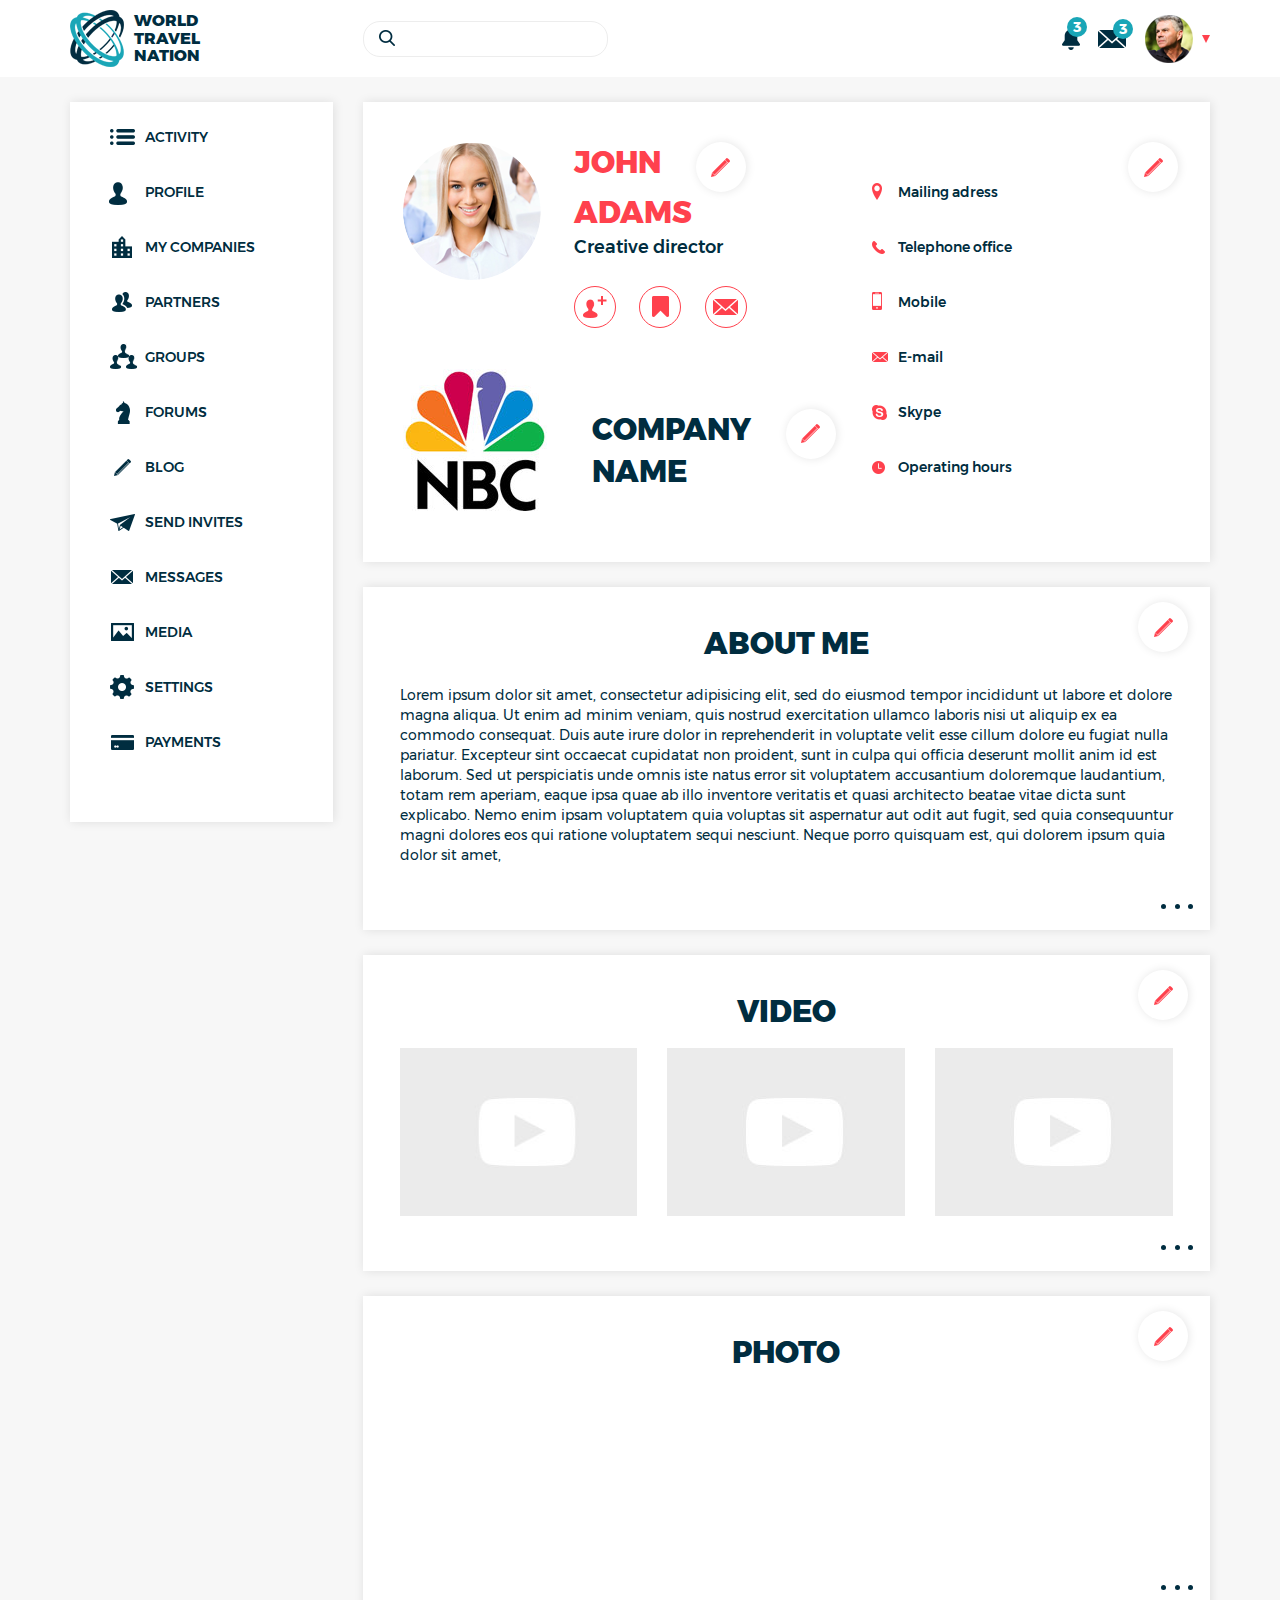
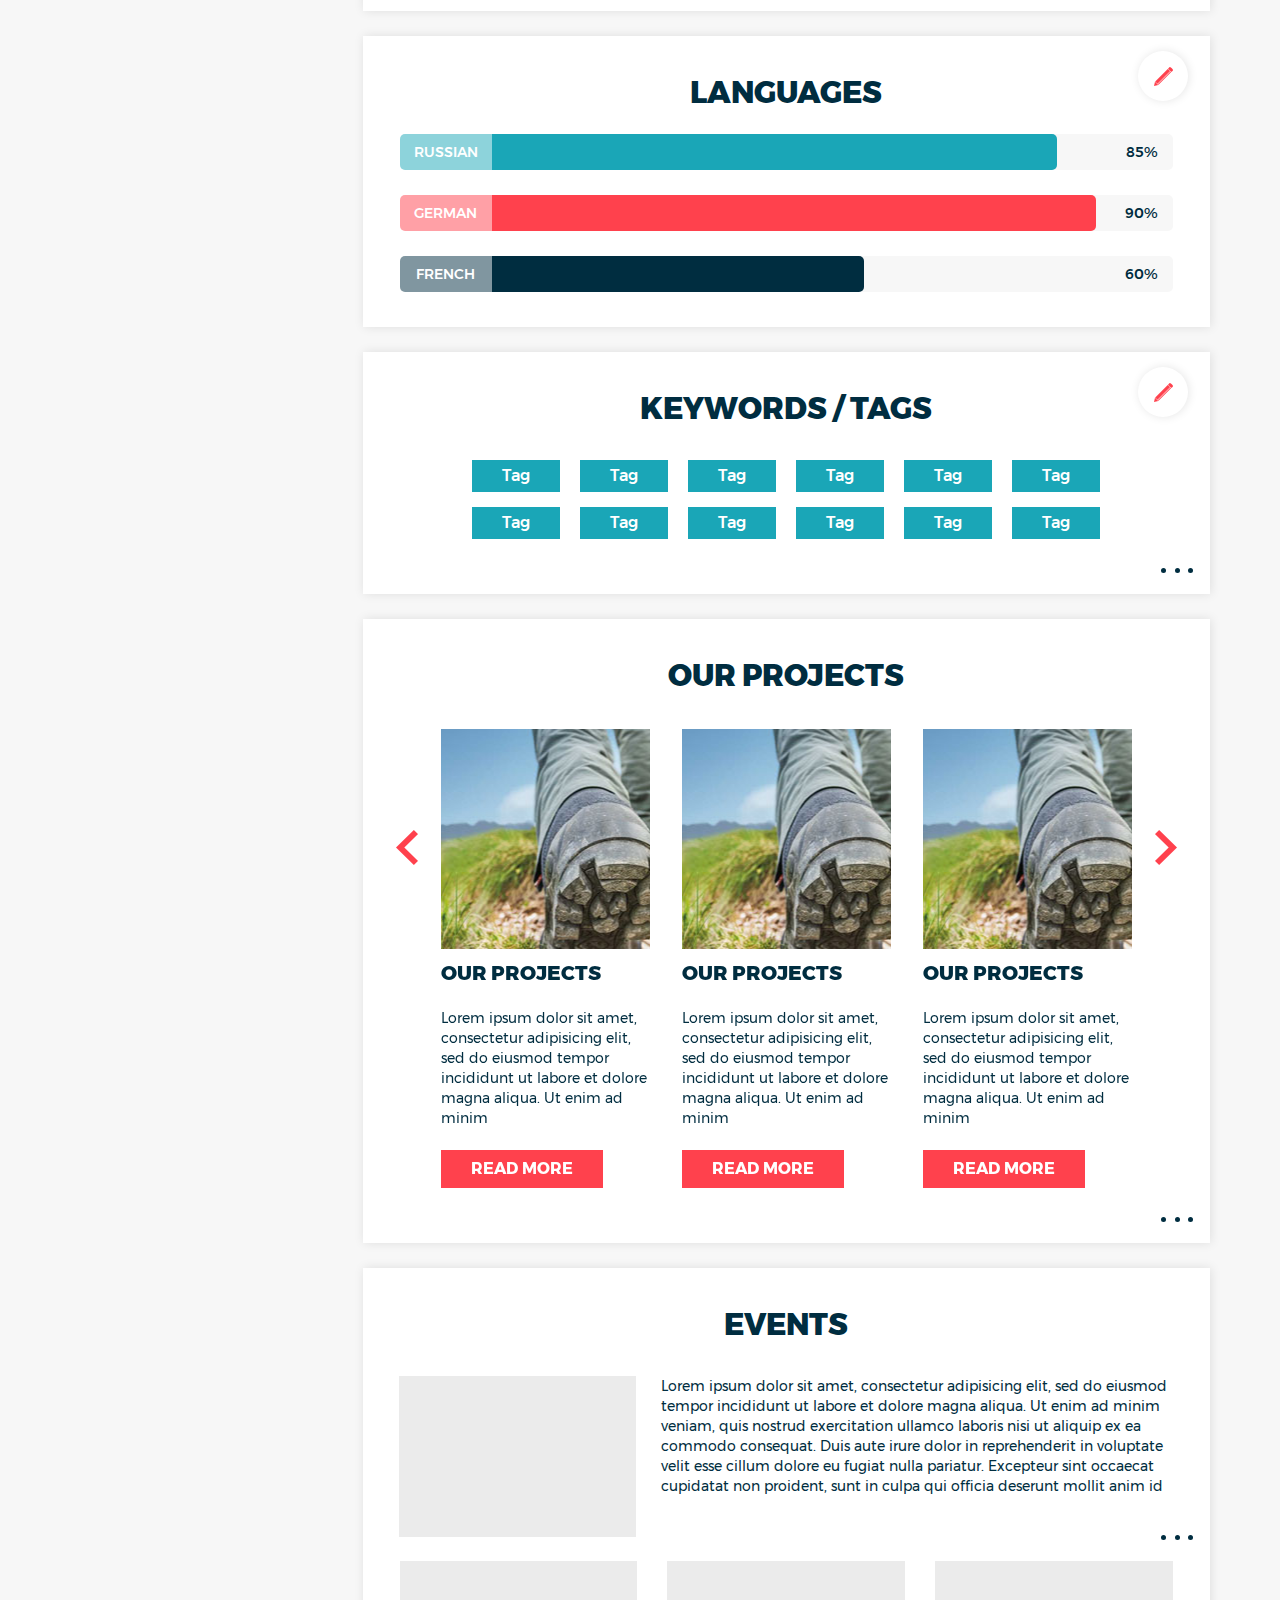
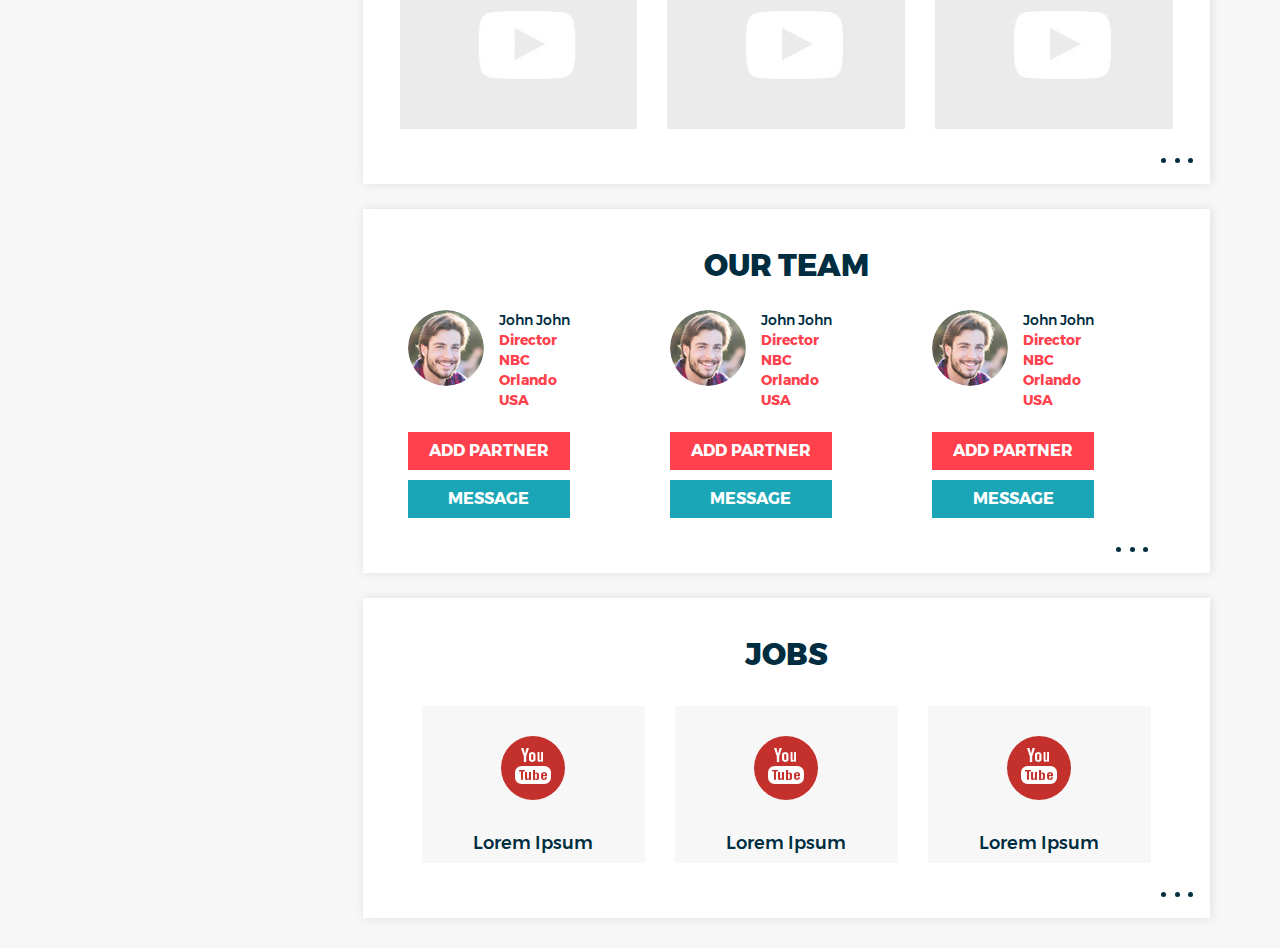
<file: profile.html>
<!DOCTYPE html>
<html lang="ru">

<head>
    <meta charset="UTF-8">
    <meta http-equiv="X-UA-Compatible" content="IE=edge">
    <meta name="viewport" content="width=device-width, initial-scale=1">
    <title>World Travel Nation</title>
    <link rel="stylesheet" href="css/libs.css">
    <link rel="stylesheet" href="css/main.css">
</head>

<body>
      <header class="header header_shadow">
         <div class="container">
            <div class="row">
               <div class="col-md-3 col-xs-12 col-sm-3">
                  <div class="header__wrap">
                     <a href="index.html" class="header__logo">
                     <img src="img/logo.png" alt="">
                     </a>
                  </div>
                  <div class="header__wrap">
                     <h1 class="header__title">world<br>travel<br>nation</h1>
                  </div>
               </div>
               <div class="col-md-3 col-xs-12 col-sm-3">
                  <div class="header__wrap">
                     <form form="" action="" method="" class="header__form">
                        <input type="text" class="header__search">
                     </form>
                  </div>
               </div>
               <div class="col-md-3 col-md-offset-3 col-xs-12 col-xs-offset-0 col-sm-3 col-sm-offset-3">
                  <div class="header__wrap header__wrap_right">
                     <a href="notifications.html" class="header__link">
                        <img src="img/notifications.png" alt="">
                        <div class="header__link-inner">
                           <div class="header__link-text">3</div>
                        </div>
                     </a>
                     <span class="header__link" id="message">
                        <img src="img/headmail.png" alt="">
                        <div class="header__link-inner">
                           <div class="header__link-text">3</div>
                        </div>
                     </span>
                     <a  href="#" class="header__link">
                        <div class="header__link-center">
                           <div class="header__avatar" style="background-image: url(img/miniavatars.png);"></div>
                           <span class="header__triangle"></span>
                        </div>
                     </a>
                     <div class="header__box">
                        <div class="header__box-top">
                           <div class="inbox__left">
                              <div class="inbox__center inbox__center_header">
                                 <div class="inbox__left-inner">  messages</div>
                              </div>
                           </div>
                           <div class="inbox__right">
                              <div class="inbox__center inbox__center_header">
                                 <div class="header__box-menu header__box-menu_line">Compose</div>
                                 <div class="header__box-menu">Show all</div>
                                 <div class="header__triangle-right header__triangle-right_box">   </div>
                              </div>
                           </div>
                           <div class="clearfix">  </div>
                        </div>
                        <div class="inbox__message">
                           <div class="section__avatars section__avatars_mini" style="background-image: url(img/miniavatars.png);"></div>
                           <div class="inbox__description">
                              <div class="section__avatar-name">John Adams  </div>
                              <div class="section__date">11 days ago</div>
                              <p class="section__text section__text_inbox"> lorem</p>
                           </div>
                        </div>
                        <div class="clearfix"></div>
                        <a href="messenger.html" class="header__box-link"><span class="header__box-link-inner">all messages</span><span class="header__triangle-right"> </span></a>
                     </div>
                  </div>
               </div>
            </div>
         </div>
      </header>
      <div class="wrapper">
         <div class="container">
            <div class="row">
               <div class="col-md-3">
                  <aside class="menu">
                     <nav class="menu-nav">
                        <ul class="menu-nav__list">
                           <li class="menu-nav__item"><a href="" class="menu-nav__link" data-activity="img/profile.png"><span class="menu-nav__img"><img src="img/activity.png" alt="" class=""></span> activity</a></li>
                           <li class="menu-nav__item"><a href="profile.html" class="menu-nav__link menu-nav__link_profile"><span class="menu-nav__img"><img src="img/profile.png" alt="" class=""></span>profile</a></li>
                           <li class="menu-nav__item"><a href="index.html" class="menu-nav__link menu-nav__link_companies"><span class="menu-nav__img"><img src="img/companies.png" alt="" class=""></span>my companies</a></li>
                           <li class="menu-nav__item"><a href="" class="menu-nav__link menu-nav__link_friends"><span class="menu-nav__img"><img src="img/partners.png" alt="" class=""></span>partners</a></li>
                           <li class="menu-nav__item"><a href="" class="menu-nav__link menu-nav__link_groups"><span class="menu-nav__img"><img src="img/groups.png" alt="" class=""></span>groups</a></li>
                           <li class="menu-nav__item"><a href="forums.html" class="menu-nav__link menu-nav__link_forums"><span class="menu-nav__img"><img src="img/forum.png" alt="" class=""></span>forums</a></li>
                           <li class="menu-nav__item"><a href="blog.html" class="menu-nav__link menu-nav__link_blog"><span class="menu-nav__img"><img src="img/blog.png" alt="" class=""></span>blog</a></li>
                           <li class="menu-nav__item"><a href="sendinv.html" class="menu-nav__link menu-nav__link_invites"><span class="menu-nav__img"><img src="img/send.png" alt="" class=""></span>send invites</a></li>
                           <li class="menu-nav__item"><a href="messenger.html" class="menu-nav__link menu-nav__link_invites"><span class="menu-nav__img"><img src="img/menumes.png" alt="" class=""></span>messages</a></li>
                           <li class="menu-nav__item"><a href="media.html" class="menu-nav__link menu-nav__link_messages"><span class="menu-nav__img"><img src="img/mediamenu.png" alt="" class=""></span>media</a></li>
                           <li class="menu-nav__item"><a href="settings_general.html" class="menu-nav__link menu-nav__link_messages"><span class="menu-nav__img"><img src="img/settings.png" alt="" class=""></span>settings</a></li>
                           <li class="menu-nav__item"><a href="messenger.html" class="menu-nav__link menu-nav__link_messages"><span class="menu-nav__img"><img src="img/payments.png" alt="" class=""></span>payments</a></li>
                        </ul>
                     </nav>
                  </aside>
               </div>
                <div class="col-md-9">
                    <main class="main">
                        <section class="section section_profile">
                            <div class="row">
                                <div class="col-md-7 col-xs-12 ">
                                    <div class="mobile__center">
                                    <div class="section__avatar" id="edit-avatar" style="background-image:url(img/avatar.png);"></div>
                                    </div>
                                    <div class="mobile__center">
                                    <div class="section-profile__information">
                                    
                                        <p class="section-profile__title"><span class="section-profile__title-inner float-left">John</span>
                                        <span class="section-profile__editor float-left" id="edit-name"><img src="img/change.png" alt="" class="section-profile__img"></span>
                                        <span class="section-profile__title-inner">Adams</span></p>
                                        <p class="section-profile__office">
                                            Creative director
                                        </p>

                                        <a href="#" class="section-profile__box">
                                            <img src="img/profile-plus.png" alt="" class="section-profile__img">
                                        </a>
                                        <a href="#" class="section-profile__box">
                                            <img src="img/profile-tri.png" alt="" class="section-profile__img">
                                        </a>
                                        <a href="#" class="section-profile__box">
                                            <img src="img/mail.png" alt="" class="section-profile__img">
                                        </a>
                                    </div>
                                    </div>
                                    <div class="clearfix"> </div>
                                    <div class="section-profile__company">
                                        <div id="edit-logo">
                                          <img src="img/aboutlogo.jpg" alt="" class="img-responsive section__logo_profile">
                                        </div>
                                        <p class="section-profile__title section-profile__title_blue"> company<span class="section-profile__editor float-right" id="edit-company"><img src="img/change.png" alt="" class="section-profile__img"></span><br> name</p>
                                    </div>
                                </div>
                                <div class="col-md-5 col-xs-12">
                                    <span class="section-profile__editor float-right" id="edit-contacts"><img src="img/change.png" alt="" class="section-profile__img"></span>
                                    <ul class="section__list section__list_company">

                                        <li class="section__item section__item_adress">Mailing adress</li>
                                        <li class="section__item section__item_tel">Telephone office</li>
                                        <li class="section__item section__item_mob">Mobile</li>
                                        <li class="section__item section__item_mail">E-mail</li>
                                        <li class="section__item section__item_skype">Skype</li>
                                        <li class="section__item section__item_hours">Operating hours</li>
                                    </ul>
                                </div>
                            </div>
                            <!--           <div class="row">
                        <div class="col-md-7">
                          <div class="col-md-5">
                            <div class="section__wrap"> 
                              <div class="section__avatar"></div>
                              <img src="img/aboutlogo.jpg" alt="" class="img-responsive section__logo section__logo_profile">
                            </div>
                          </div>
                          <div class="col-md-7">
                            <div class="section__wrap-profile">
                              <h2 class="section__title section__title_pink section__title_left">john adams</h2>
                              <span class="section__work">Creative director</span>
                              <a href="#" class="section-profile__box">
                                <img src="img/profile-plus.png" alt="" class="section-profile__img">
                              </a>
                              <a href="#" class="section-profile__box">
                                <img src="img/profile-tri.png" alt="" class="section-profile__img">
                              </a>
                              <a href="#" class="section-profile__box">
                                <img src="img/mail.png" alt="" class="section-profile__img">
                              </a>
                              <span class="section__title">Company Name</span>
                            </div>

                          </div>
                        </div>
                        </div> -->
                        </section>
                        <section class="section">
                            <div class="section__padding">
                                <div class="row">
                                    <div class="col-md-12">
                                        <h2 class="section__title"> about me</h2>
                                    
                                         <span class="section-profile__editor section-profile__editor_right" id="edit-about"><img src="img/change.png" alt="" class="section-profile__img"></span>
                                        <p class="section__description">Lorem ipsum dolor sit amet, consectetur adipisicing elit, sed do eiusmod tempor incididunt ut labore et dolore magna aliqua. Ut enim ad minim veniam, quis nostrud exercitation ullamco laboris nisi ut aliquip ex ea commodo consequat. Duis aute irure dolor in reprehenderit in voluptate velit esse cillum dolore eu fugiat nulla pariatur. Excepteur sint occaecat cupidatat non proident, sunt in culpa qui officia deserunt mollit anim id est laborum. Sed ut perspiciatis unde omnis iste natus error sit voluptatem accusantium doloremque laudantium, totam rem aperiam, eaque ipsa quae ab illo inventore veritatis et quasi architecto beatae vitae dicta sunt explicabo. Nemo enim ipsam voluptatem quia voluptas sit aspernatur aut odit aut fugit, sed quia consequuntur magni dolores eos qui ratione voluptatem sequi nesciunt. Neque porro quisquam est, qui dolorem ipsum quia dolor sit amet, </p>
                                    </div>
                                </div>
                            </div>
                            <div class="row">
                                <div class="col-md-12">
                                    <div class="clearfix"> </div>
                                    <div class="section__more">
                                        <span class="section__more-circle"></span>
                                        <span class="section__more-circle"></span>
                                        <span class="section__more-circle"></span>
                                    </div>
                                </div>
                            </div>
                        </section>
                        <section class="section">
                            <div class="section__padding">
                              <div class="row">
                                    <div class="col-md-12">
                                        <h3 class="section__title section__title_margin">Video</h3>
                                        <span class="section-profile__editor section-profile__editor_right" id="edit-video"><img src="img/change.png" alt="" class="section-profile__img"></span>
                                    </div>
                                    <div class="col-md-4 col-sm-4">
                                      <div class="section__video-play" style="background-image:url(img/video.jpg);" data-lity  href="https://www.youtube.com/watch?v=XSGBVzeBUbk"></div>
                                    </div>
                                    <div class="col-md-4 col-sm-4">
                                      <div class="section__video-play" style="background-image:url(img/video.jpg);" data-lity  href="https://www.youtube.com/watch?v=XSGBVzeBUbk"></div>
                                    </div>
                                    <div class="col-md-4 col-sm-4">
                                      <div class="section__video-play" style="background-image:url(img/video.jpg);" data-lity  href="https://www.youtube.com/watch?v=XSGBVzeBUbk"></div>
                                    </div>
                                </div>
                            </div>
                            <div class="row">
                                <div class="col-md-12">
                                    <div class="clearfix"> </div>
                                    <div class="section__more">
                                        <div class="section__more-circle"></div>
                                        <div class="section__more-circle"></div>
                                        <div class="section__more-circle"></div>
                                    </div>
                                </div>
                        </section>
<!-- -PHOTO SECTION  -->
                        <section class="section">
                            <div class="section__padding">
                                <div class="row">
                                    <div class="col-md-12">
                                        <h3 class="section__title section__title_margin"> photo</h3>
                                        <span class="section-profile__editor section-profile__editor_right" id="edit-photo"><img src="img/change.png" alt="" class="section-profile__img"></span>
                                    </div>
                                    <a href="#" class="col-md-4 col-sm-4 open_window">
                                       <span style="background-image:url(http://lorempixel.com/600/600/nature/1);" class="gallery__img"></span>
                                    </a>
                                    <a href="#" class="col-md-4 col-sm-4 open_window">
                                       <span style="background-image:url(http://lorempixel.com/600/600/nature/2);" class="gallery__img"></span>
                                    </a>
                                    <a href="#" class="col-md-4 col-sm-4 open_window">
                                       <span style="background-image:url(http://lorempixel.com/600/600/nature/3);" class="gallery__img"></span>
                                    </a>
                                </div>
                            </div>
                            <div class="row">
                                <div class="col-md-12">
                                    <div class="clearfix"> </div>
                                    <div class="section__more">
                                        <div class="section__more-circle"></div>
                                        <div class="section__more-circle"></div>
                                        <div class="section__more-circle"></div>
                                    </div>
                                </div>
                              </div>
                        </section>
                        <section class="section">
                            <div class="section__padding">
                                <div class="row">
                                    <div class="col-md-12">
                                        <span class="section-profile__editor section-profile__editor_right" id="edit-languages"><img src="img/change.png" alt="" class="section-profile__img"></span>
                                        <h2 class="section__title">languages</h2>
                                        <div class="section__lang">
                                            <div class="section__lang-width section__lang-color_blue" style="width:85%;"></div>
                                            <div class="section__lang-block">
                                                <div class="section__lang-text">Russian</div>
                                            </div>
                                            <p class="section__lang-percent"> 85%</p>
                                        </div>
                                        <div class="section__lang">
                                            <div class="section__lang-width section__lang-color_pink" style="width:90%;"></div>
                                            <div class="section__lang-block">
                                                <div class="section__lang-text">German</div>
                                            </div>
                                            <p class="section__lang-percent"> 90%</p>
                                        </div>
                                        <div class="section__lang">
                                            <div class="section__lang-width section__lang-color_darkblue" style="width:60%;"></div>
                                            <div class="section__lang-block">
                                                <div class="section__lang-text">French</div>
                                            </div>
                                            <p class="section__lang-percent"> 60%</p>
                                        </div>
                                    </div>
                                </div>
                            </div>
                        </section>
                        <section class="section">
                            <div class="section_keywords">
                                <div class="row">
                                    <div class="col-md-12">
                                         <span class="section-profile__editor section-profile__editor_right" id="edit-tags"><img src="img/change.png" alt="" class="section-profile__img"></span>
                                        <h2 class="section__title">keywords / tags</h2>
                                        <div class="section__wrap">
                                            <a href="#" class="section__tag"><span class="section__tag-name">Tag</span></a>
                                            <a href="#" class="section__tag"><span class="section__tag-name">Tag</span></a>
                                            <a href="#" class="section__tag"><span class="section__tag-name">Tag</span></a>
                                            <a href="#" class="section__tag"><span class="section__tag-name">Tag</span></a>
                                            <a href="#" class="section__tag"><span class="section__tag-name">Tag</span></a>
                                            <a href="#" class="section__tag"><span class="section__tag-name">Tag</span></a>
                                        </div>
                                        <div class="section__wrap section__wrap_keywords">
                                            <a href="#" class="section__tag"><span class="section__tag-name">Tag</span></a>
                                            <a href="#" class="section__tag"><span class="section__tag-name">Tag</span></a>
                                            <a href="#" class="section__tag"><span class="section__tag-name">Tag</span></a>
                                            <a href="#" class="section__tag"><span class="section__tag-name">Tag</span></a>
                                            <a href="#" class="section__tag"><span class="section__tag-name">Tag</span></a>
                                            <a href="#" class="section__tag"><span class="section__tag-name">Tag</span></a>
                                        </div>
                                    </div>
                                </div>
                            </div>
                            <div class="row">
                                <div class="col-md-12">
                                    <div class="section__more">
                                        <div class="section__more-circle"></div>
                                        <div class="section__more-circle"></div>
                                        <div class="section__more-circle"></div>
                                    </div>
                                </div>
                            </div>
                        </section>
<!-- PROJECTS -->
                     <section class="section">
                        <div class="row">
                           <div class="col-md-12">
                              <div class="section_projects">
                                 <h2 class="section__title">our projects</h2>
                                 <div class="owl-carousel">
                                    <div class="item">
                                       <div class="section__projects-img"></div>
                                       <p class="section__projects-title">our projects</p>
                                       <p class="section__description section__description_margin">Lorem ipsum dolor sit amet, consectetur adipisicing elit, sed do eiusmod tempor incididunt ut labore et dolore magna aliqua. Ut enim ad minim</p>
                                       <a href=" " class="section__btn"><span class="section__btn-inner">Read More</span></a>
                                    </div>
                                    <div class="item">
                                       <div class="section__projects-img"></div>
                                       <p class="section__projects-title">our projects</p>
                                       <p class="section__description section__description_margin">Lorem ipsum dolor sit amet, consectetur adipisicing elit, sed do eiusmod tempor incididunt ut labore et dolore magna aliqua. Ut enim ad minim</p>
                                       <a href=" " class="section__btn"><span class="section__btn-inner">Read More</span></a>
                                    </div>
                                    <div class="item">
                                       <div class="section__projects-img"></div>
                                       <p class="section__projects-title">our projects</p>
                                       <p class="section__description section__description_margin">Lorem ipsum dolor sit amet, consectetur adipisicing elit, sed do eiusmod tempor incididunt ut labore et dolore magna aliqua. Ut enim ad minim</p>
                                       <a href=" " class="section__btn"><span class="section__btn-inner">Read More</span></a>
                                    </div>
                                    <div class="item">
                                       <div class="section__projects-img"></div>
                                       <p class="section__description section__description_margin">Lorem ipsum dolor sit amet, consectetur adipisicing elit, sed do eiusmod tempor incididunt ut labore et dolore magna aliqua. Ut enim ad minim</p>
                                    </div>
                                    <div class="item">
                                       <div class="section__projects-img"></div>

                                       <p class="section__description section__description_margin">Lorem ipsum dolor sit amet, consectetur adipisicing elit, sed do eiusmod tempor incididunt ut labore et dolore magna aliqua. Ut enim ad minim</p>
                                    </div>
                                    <div class="item">
                                       <div class="section__projects-img"></div>
                                       <p class="section__description section__description_margin">Lorem ipsum dolor sit amet, consectetur adipisicing elit, sed do eiusmod tempor incididunt ut labore et dolore magna aliqua. Ut enim ad minim</p>
                                    </div>
                                 </div>
                              </div>
                              <div class="section__more">
                                 <span class="section__more-circle"></span>
                                 <span class="section__more-circle"></span>
                                 <span class="section__more-circle"></span>
                              </div>
                           </div>
                        </div>
                     </section>
                        <section class="section">
                            <div class="row">
                                <div class="col-md-12">
                                    <h2 class="section__title"> events</h2>
                                    <img src="img/backgroundimage.jpg" alt="" class="section-events__img img-repsonsive">
                                    <p class="section__description section__description_events">Lorem ipsum dolor sit amet, consectetur adipisicing elit, sed do eiusmod tempor incididunt ut labore et dolore magna aliqua. Ut enim ad minim veniam, quis nostrud exercitation ullamco laboris nisi ut aliquip ex ea commodo consequat. Duis aute irure dolor in reprehenderit in voluptate velit esse cillum dolore eu fugiat nulla pariatur. Excepteur sint occaecat cupidatat non proident, sunt in culpa qui officia deserunt mollit anim id </p>
                                    <div class="section__more">
                                        <div class="section__more-circle"> </div>
                                        <div class="section__more-circle"></div>
                                        <div class="section__more-circle"></div>
                                    </div>
                                </div>
                            </div>
                            <div class="section__padding">
                                <div class="row">
                                    <div class="col-md-4 col-sm-4">
                                        <a href="https://www.youtube.com/watch?v=XSGBVzeBUbk" data-lity><div class="section__video-play" style="background-image:url(img/video.jpg);" data-lity  href="https://www.youtube.com/watch?v=XSGBVzeBUbk"></div></a>
                                    </div>
                                    <div class="col-md-4 col-sm-4">
                                        <a href="https://www.youtube.com/watch?v=XSGBVzeBUbk" data-lity><div class="section__video-play" style="background-image:url(img/video.jpg);" data-lity  href="https://www.youtube.com/watch?v=XSGBVzeBUbk"></div></a>
                                    </div>
                                    <div class="col-md-4 col-sm-4">
                                        <a href="https://www.youtube.com/watch?v=XSGBVzeBUbk" data-lity><div class="section__video-play" style="background-image:url(img/video.jpg);" data-lity  href="https://www.youtube.com/watch?v=XSGBVzeBUbk"></div></a>
                                    </div>
                                </div>
                            </div>
                            <div class="row">
                                <div class="col-md-12">
                                    <div class="section__more">
                                        <div class="section__more-circle"> </div>
                                        <div class="section__more-circle"></div>
                                        <div class="section__more-circle"></div>
                                    </div>
                                </div>
                            </div>
                        </section>
                        <section class="section section_team">
                            <div class="row">
                                <div class="col-md-12">
                                    <h2 class="section__title">our team</h2>
                                </div>
                                <div class="col-md-4">
                                  <div class="mobile__center">
                                  <a href="#">
                                    <div class="section__avatars" style="background:url(img/avatars.png"></div>
                                    <div class="section__names">
                                        john john
                                        <span class="section__names-description">Director</span>
                                        <span class="section__names-description">NBC</span>
                                        <span class="section__names-description">Orlando</span>
                                        <span class="section__names-description"> USA</span>
                                    </div>
                                  </a>
                                    <div class="clearfix"> </div>
                                    <a href=" " class="section__btn"><span class="section__btn-inner">add partner</span></a>
                                    <a href=" " class="section__btn section__btn_blue"><span class="section__btn-inner">Message</span></a>
                                    </div>
                                </div>
                                <div class="col-md-4">
                                  <div class="mobile__center">
                                  <a href="#">
                                    <div class="section__avatars" style="background:url(img/avatars.png"></div>
                                    <div class="section__names">
                                        john john
                                        <span class="section__names-description">Director</span>
                                        <span class="section__names-description">NBC</span>
                                        <span class="section__names-description">Orlando</span>
                                        <span class="section__names-description"> USA</span>
                                    </div>
                                    <div class="clearfix"> </div>
                                  </a>
                                    <a href=" " class="section__btn"><span class="section__btn-inner">add partner</span></a>
                                    <a href=" " class="section__btn section__btn_blue"><span class="section__btn-inner">Message</span></a>
                                  </div>
                                </div>
                                <div class="col-md-4">
                                  <div class="mobile__center">
                                  <a href="#">
                                    <div class="section__avatars" style="background:url(img/avatars.png"></div>
                                    <div class="section__names">
                                        john john
                                        <span class="section__names-description">Director</span>
                                        <span class="section__names-description">NBC</span>
                                        <span class="section__names-description">Orlando</span>
                                        <span class="section__names-description"> USA</span>
                                    </div>
                                  </a>
                                    <div class="clearfix"> </div>
                                    <a href=" " class="section__btn"><span class="section__btn-inner">add partner</span></a>
                                    <a href=" " class="section__btn section__btn_blue"><span class="section__btn-inner">Message</span></a>
                                    </div>
                                </div>
                                <div class="col-md-12">
                                    <div class="clearfix"> </div>
                                    <div class="section__more">
                                        <span class="section__more-circle"></span>
                                        <span class="section__more-circle"></span>
                                        <span class="section__more-circle"></span>
                                    </div>
                                </div>
                            </div>
                        </section>
                        <section class="section">
                            <div class="section-jobs">
                                <div class="row">
                                    <div class="col-md-12">
                                        <h2 class="section__title"> jobs</h2>
                                    </div>
                                    <div class="col-md-4 col-sm-4">
                                        <a href="#" class="section-jobs__box">
                                            <div class="section-jobs__wrap"><img src="img/youtube.png" alt="" class="img-responsive">
                                            </div>
                                            <p class="section-jobs__description">Lorem Ipsum </p>
                                        </a>
                                    </div>
                                    <div class="col-md-4 col-sm-4">
                                        <a href="#" class="section-jobs__box">
                                            <div class="section-jobs__wrap"><img src="img/youtube.png" alt="" class="img-responsive">
                                            </div>
                                            <p class="section-jobs__description">Lorem Ipsum </p>
                                        </a>
                                    </div>
                                    <div class="col-md-4 col-sm-4">
                                        <a href="#" class="section-jobs__box">
                                            <div class="section-jobs__wrap"><img src="img/youtube.png" alt="" class="img-responsive">
                                            </div>
                                            <p class="section-jobs__description">Lorem Ipsum </p>
                                        </a>
                                    </div>
                                </div>
                            </div>
                            <div class="row">
                                <div class="col-md-12">
                                    <div class="section__more">
                                        <div class="section__more-circle"> </div>
                                        <div class="section__more-circle"></div>
                                        <div class="section__more-circle"></div>
                                    </div>
                                </div>
                            </div>
                        </section>
                    </main>
                    </div>
                </div>
            </div>
        </div>
        <div class="modal-edit" id="modal-name">
           <div class="modal-edit__content">
              <div class="modal-edit__header">
                 <div class="modal-edit__left">
                    <p class="modal-edit__header-text">Edit name and position</p>
                 </div>
                 <div class="modal-edit__right">
                    <div class="modal-edit__close">&#10006;</div>
                 </div>
              </div>
                 <div class="modal-edit__body">
                    <div class="modal-edit__form">
                       <p class="modal-edit__name">Name</p>
                       <input type="text" class="modal-edit__field">
                       <p class="modal-edit__name">Surname</p>
                       <input type="text" class="modal-edit__field">
                       <p class="modal-edit__name">Position</p>
                       <input type="text" class="modal-edit__field">
                       <button class="section-form__btn">Save</button>
                       <span class="modal-edit__close-text">cancel</span>
                    </div>
                 </div>
           </div>
        </div>
        <div class="modal-edit" id="modal-tags">
           <div class="modal-edit__content modal-edit__content_tag">
              <div class="modal-edit__header">
                 <div class="modal-edit__left">
                    <p class="modal-edit__header-text">Add tags</p>
                 </div>
                 <div class="modal-edit__right">
                    <div class="modal-edit__close">&#10006;</div>
                 </div>
              </div>
                 <div class="modal-edit__body">

                    <div class="modal-edit__form modal-edit__form_tags">
                      <div class="modal-edit__tag-box">
                      <a href="#" class="section__tag"><span class="section__tag-name">Tag</span></a>
                      <a href="#" class="section__tag"><span class="section__tag-name">Tag</span></a>
                      </div>
                        <form action="" method="" class="modal-edit__form-tag float-left">
                          <input type="text" class="modal-edit__field modal-edit__field_tag">
                          <div class="section-form__btn section-form__btn_tags">add tag</div>
                        </form>
                       <div class="clearfix"></div>
                       <button class="section-form__btn">Save</button>
                       <span class="modal-edit__close-text">cancel</span>
                    </div>
                 </div>
           </div>
        </div>
        <div class="modal-edit" id="modal-about">
           <div class="modal-edit__content">
              <div class="modal-edit__header">
                 <div class="modal-edit__left">
                    <p class="modal-edit__header-text">About me</p>
                 </div>
                 <div class="modal-edit__right">
                    <div class="modal-edit__close">&#10006;</div>
                 </div>
              </div>
                 <div class="modal-edit__body">
                    <div class="modal-edit__form">
                       <textarea name="" class="modal-edit__textarea">
                         
                       </textarea>
                       <button class="section-form__btn">Save</button>
                       <span class="modal-edit__close-text">cancel</span>
                    </div>
                 </div>
           </div>
        </div>
        <div class="modal-edit" id="modal-video">
           <div class="modal-edit__content">
              <div class="modal-edit__header">
                 <div class="modal-edit__left">
                    <p class="modal-edit__header-text">Download video</p>
                 </div>
                 <div class="modal-edit__right">
                    <div class="modal-edit__close">&#10006;</div>
                 </div>
              </div>
                 <div class="modal-edit__body">
                    <div class="modal-edit__form">
                       <span class="modal-edit__name block">Paste the link to your YouTube video here</span>
                       
                       <div class="youtube_container">
                         
                       
                       <input name="" class="modal-edit__field youtube_link">
                         </div>

                       <button class="section-form__btn">Save</button>
                       <span class="modal-edit__close-text">cancel</span>
                    </div>
                 </div>
           </div>
        </div>

        <div class="modal-edit" id="modal-photo">
           <div class="modal-edit__content">
              <div class="modal-edit__header">
                 <div class="modal-edit__left">
                    <p class="modal-edit__header-text">Download photo</p>
                 </div>
                 <div class="modal-edit__right">
                    <div class="modal-edit__close">&#10006;</div>
                 </div>
              </div>
                 <div class="modal-edit__body">
                    <div class="modal-edit__form">
                   
                       <div class="modal-edit__select-option">

                        <div class="modal-edit__form modal-edit__form_avatar">
                              <span class="modal-edit__name block">Choose your post</span>
                            <div class="modal-edit__select-option">
                        <select class="modal-edit__select-post">
                          <option>Wall post</option>
                          <option>Wall post 2</option>
                          <option>Wall post 3</option>
                        </select>                      
                       </div>

                         <form action="upload.php" class="dropzone dz-clickable" id="my-dropzone-container_photo" method="post" enctype="multipart/form-data">
                            <div class="dz-default dz-message">
                              <span>Or drop files here</span>
                            </div>
                            <div class="test">
                              
                            </div>
                         </form>
                         <div class="dz-image_container" id="dz-image_container">
                           
                         </div>
                          <button class="section-form__btn">Save</button>
                          <span class="modal-edit__close-text">cancel</span>
                        </div>                          
                       </div>                    
                    </div>
                 </div>
           </div>
        </div>
        <div class="modal-edit" id="modal-about">
           <div class="modal-edit__content">
              <div class="modal-edit__header">
                 <div class="modal-edit__left">
                    <p class="modal-edit__header-text">About me</p>
                 </div>
                 <div class="modal-edit__right">
                    <div class="modal-edit__close">&#10006;</div>
                 </div>
              </div>
                 <div class="modal-edit__body">
                    <div class="modal-edit__form">
                       <textarea name="" class="modal-edit__textarea">
                         
                       </textarea>
                       <button class="section-form__btn">Save</button>
                       <span class="modal-edit__close-text">cancel</span>
                    </div>
                 </div>
           </div>
        </div>
        <div class="modal-edit" id="modal-languages">
           <div class="modal-edit__content modal-edit__content_languages">
              <div class="modal-edit__header">
                 <div class="modal-edit__left">
                    <p class="modal-edit__header-text">Languages</p>
                 </div>
                 <div class="modal-edit__right">
                    <div class="modal-edit__close">&#10006;</div>
                 </div>
              </div>
                 <div class="modal-edit__body">
                    <div class="modal-edit__form">
                        <form action="" method="" class="modal-edit__form-inner">
                          <div class="modal-edit_box-languages">
                            <select name="" id="" class="modal-edit__select">
                              <option value="" class="modal-edit__select-option">Select languages</option>
                              <option value="" class="modal-edit__select-option">Select languages</option>
                              <option value="" class="modal-edit__select-option">Select languages</option>
                            </select>
                            <input type="text" class="modal-edit__select-area">
                            <span class="modal-edit__select-text">%</span>
                          </div>
                          <div class="modal-edit_box-languages">
                            <select name="" id="" class="modal-edit__select">
                              <option value="" class="modal-edit__select-option">Select languages</option>
                              <option value="" class="modal-edit__select-option">Select languages</option>
                              <option value="" class="modal-edit__select-option">Select languages</option>
                            </select>
                            <input type="text" class="modal-edit__select-area">
                            <span class="modal-edit__select-text">%</span>
                          </div>
                          <div class="modal-edit_box-languages">
                            <select name="" id="" class="modal-edit__select">
                              <option value="" class="modal-edit__select-option">select languages</option>
                              <option value="" class="modal-edit__select-option">select languages</option>
                              <option value="" class="modal-edit__select-option">select languages</option>
                            </select>
                            <input type="text" class="modal-edit__select-area">
                            <span class="modal-edit__select-text">%</span>
                          </div>
                        </form>
                       <button class="section-form__btn">Save</button>
                       <span class="modal-edit__close-text">cancel</span>
                    </div>
                  </div>
                 
           </div>
        </div>
        <div class="modal-edit" id="modal-avatar">
           <div class="modal-edit__content modal-edit__content_avatar">
              <div class="modal-edit__header">
                 <div class="modal-edit__left">
                    <p class="modal-edit__header-text">Edit portrait</p>
                 </div>
                 <div class="modal-edit__right">
                    <div class="modal-edit__close">&#10006;</div>
                 </div>
              </div>
                 <div class="modal-edit__body moda  l-edit__body_avatar">
                    <div class="modal-edit__form modal-edit__form_avatar">
                       <form action="upload.php" class="dropzone" id="my-dropzone-container" method="post" enctype="multipart/form-data">
        <div class="fallback">
            <input name="file" type="file">
            <label for="btnfile" class="btn">Select Image</label>
            <input id="btnfile" type="file" name="btnfile">
        </div>
    </form>
    <button class="section-form__btn" id="modal-avatar_btn">Save</button>
                       <span class="modal-edit__close-text ">cancel</span>

                    </div>
                 </div>
           </div>
        </div>
        <div class="modal-edit" id="modal-logo">
           <div class="modal-edit__content modal-edit__content_avatar">
              <div class="modal-edit__header">
                 <div class="modal-edit__left">
                    <p class="modal-edit__header-text">Edit company logo</p>
                 </div>
                 <div class="modal-edit__right">
                    <div class="modal-edit__close">&#10006;</div>
                 </div>
              </div>
                 <div class="modal-edit__body moda  l-edit__body_avatar">
                    <div class="modal-edit__form modal-edit__form_avatar">
                       <form action="upload.php" class="dropzone" id="my-dropzone-container_logo" method="post" enctype="multipart/form-data">
  
    </form>
    <button class="section-form__btn" id="modal-avatar_btn">Save</button>
                       <span class="modal-edit__close-text ">cancel</span>

                    </div>
                 </div>
           </div>
        </div>
        <div class="modal-edit" id="modal-company">
           <div class="modal-edit__content">
              <div class="modal-edit__header">
                 <div class="modal-edit__left">
                    <p class="modal-edit__header-text">Edit name and position</p>

                 </div>
                 <div class="modal-edit__right">
                    <div class="modal-edit__close">&#10006;</div>
                 </div>
              </div>
                 <div class="modal-edit__body">
                    <div class="modal-edit__form">
                       <p class="modal-edit__name">Company name</p>
                       <input type="text" class="modal-edit__field">
                       <button class="section-form__btn">Save</button>
                       <span class="modal-edit__close-text">cancel</span>
                    </div>
                 </div>
           </div>
        </div>
        <div class="modal-edit" id="modal-contacts">
           <div class="modal-edit__content">
              <div class="modal-edit__header">
                 <div class="modal-edit__left">
                    <p class="modal-edit__header-text">Edit name and position</p>

                 </div>
                 <div class="modal-edit__right">
                    <div class="modal-edit__close">&#10006;</div>
                 </div>
              </div>
                 <div class="modal-edit__body">
                    <div class="modal-edit__form">
                       <p class="modal-edit__name">Mailing adress</p>
                       <input type="text" class="modal-edit__field">
                       <p class="modal-edit__name">Mailing adress</p>
                       <input type="tel" class="modal-edit__field">
                       <p class="modal-edit__name">Telephone office</p>
                       <input type="mail" class="modal-edit__field">
                       <p class="modal-edit__name">Mobile</p>
                       <input type="mail" class="modal-edit__field">
                       <p class="modal-edit__name">E-mail</p>
                       <input type="mail" class="modal-edit__field">
                       <p class="modal-edit__name">Skype</p>
                       <input type="text" class="modal-edit__field">
                       <p class="modal-edit__name">Operating hours</p>
                       <input type="text" class="modal-edit__field">
                       <button class="section-form__btn">Save</button>
                       <span class="modal-edit__close-text">cancel</span>
                    </div>
                 </div>
           </div>
        </div>
        <div class="overlay" title="окно"></div>
<div class="popup">
 <div class="close_window">
 </div>

    <div class="swiper-container">
        <div class="swiper-wrapper">
            <div class="swiper-slide" style="background-image:url(http://lorempixel.com/600/600/nature/1)"></div>
            <div class="swiper-slide" style="background-image:url(http://lorempixel.com/600/600/nature/2)"></div>
            <div class="swiper-slide" style="background-image:url(http://lorempixel.com/600/600/nature/3)"></div>
            <div class="swiper-slide" style="background-image:url(http://lorempixel.com/600/600/nature/4)"></div>
            <div class="swiper-slide" style="background-image:url(http://lorempixel.com/600/600/nature/5)"></div>
            <div class="swiper-slide" style="background-image:url(http://lorempixel.com/600/600/nature/6)"></div>
            <div class="swiper-slide" style="background-image:url(http://lorempixel.com/600/600/nature/7)"></div>
            <div class="swiper-slide" style="background-image:url(http://lorempixel.com/600/600/nature/8)"></div>
            <div class="swiper-slide" style="background-image:url(http://lorempixel.com/600/600/nature/9)"></div>
            <div class="swiper-slide" style="background-image:url(http://lorempixel.com/600/600/nature/10)"></div>
        </div>
        <!-- Add Pagination -->
        <div class="swiper-pagination"></div>
    </div> 

</div>
<div class="close-wrap"></div>
        <script src="js/libs.min.js"></script>
        <script src="js/main.js"></script>
        <!-- endbuild -->
</body>

</html>
</file>
<file: css/main.css>
@charset "UTF-8";
.mb-10 {
  margin-bottom: 10px;
}

.mb-20 {
  margin-bottom: 20px;
}

.mb-30 {
  margin-bottom: 30px;
}

.mb-40 {
  margin-bottom: 40px;
}

.mb-50 {
  margin-bottom: 50px;
}

.mb-60 {
  margin-bottom: 60px;
}

.mb-70 {
  margin-bottom: 70px;
}

.mb-80 {
  margin-bottom: 80px;
}

.mb-90 {
  margin-bottom: 90px;
}

.mb-100 {
  margin-bottom: 100px;
}

.mt-10 {
  margin-top: 10px;
}

.mt-20 {
  margin-top: 20px;
}

.mt-30 {
  margin-top: 30px;
}

.mt-40 {
  margin-top: 40px;
}

.mt-50 {
  margin-top: 50px;
}

.mt-60 {
  margin-top: 60px;
}

.mt-70 {
  margin-top: 70px;
}

.mt-80 {
  margin-top: 80px;
}

.mt-90 {
  margin-top: 90px;
}

.mt-100 {
  margin-top: 100px;
}

::-moz-selection {
  background: rgba(51, 177, 133, 0.5);
}

::selection {
  background: rgba(51, 177, 133, 0.5);
}

* {
  font-family: "ProximaNova", Serif;
}

.container-fluid {
  max-width: 1920px;
}

.align-right {
  text-align: right;
}

.align-left {
  text-align: left;
}

.align-center {
  text-align: center;
}

.float-left {
  float: left;
}

.float-right {
  float: right;
}

.header {
  -webkit-box-shadow: 1px 0px 10px rgba(0, 0, 0, 0.1);
          box-shadow: 1px 0px 10px rgba(0, 0, 0, 0.1);
}

.header__wrap {
  display: -webkit-box;
  display: -webkit-flex;
  display: -ms-flexbox;
  display: flex;
  -webkit-box-align: center;
  -webkit-align-items: center;
      -ms-flex-align: center;
          align-items: center;
  -webkit-box-pack: center;
  -webkit-justify-content: center;
      -ms-flex-pack: center;
          justify-content: center;
  height: 77px;
  float: left;
}

.header__wrap_right {
  float: right;
}

.header__title {
  display: inline-block;
  margin: 0px;
  font-family: "MonsterEBold";
  font-size: 16px;
  color: #002d40;
  text-transform: uppercase;
  margin-left: 10px;
}

.header__link {
  margin-left: 18px;
  position: relative;
  cursor: pointer;
  display: inline-block;
}

.header__link-center {
  display: -webkit-box;
  display: -webkit-flex;
  display: -ms-flexbox;
  display: flex;
  -webkit-box-align: center;
  -webkit-align-items: center;
      -ms-flex-align: center;
          align-items: center;
}

.header__link-inner {
  position: absolute;
  background: #1aa6b7;
  width: 20px;
  height: 20px;
  -webkit-border-radius: 50%;
          border-radius: 50%;
  top: -10px;
  right: -7px;
  display: -webkit-box;
  display: -webkit-flex;
  display: -ms-flexbox;
  display: flex;
  -webkit-box-pack: center;
  -webkit-justify-content: center;
      -ms-flex-pack: center;
          justify-content: center;
  -webkit-box-align: center;
  -webkit-align-items: center;
      -ms-flex-align: center;
          align-items: center;
}

.header__link-text {
  font-family: "MonsterBold";
  color: #fff;
}

.header__avatar {
  background-position: center center;
  -webkit-border-radius: 50%;
          border-radius: 50%;
  width: 50px;
  background-repeat: no-repeat;
  height: 50px;
  display: inline-block;
  margin-right: 8px;
}

.header__triangle {
  display: inline-block;
  width: 0;
  height: 0;
  border-left: 4px solid transparent;
  border-right: 4px solid transparent;
  border-top: 8px solid #ff414d;
}

.header__triangle-right {
  display: inline-block;
  width: 0;
  height: 0;
  border-left: 8px solid #ff414d;
  border-bottom: 4px solid transparent;
  border-top: 4px solid transparent;
}

.header__form {
  position: relative;
  width: 225px;
}

.header__form::before {
  content: "";
  position: absolute;
  width: 18px;
  height: 100%;
  top: 9px;
  cursor: pointer;
  left: 16px;
  background: url("../img/headsearch.png") no-repeat;
}

.header__search {
  border: 1px solid #ededed;
  -webkit-border-radius: 17px;
          border-radius: 17px;
  width: 245px;
  height: 36px;
  outline: none;
  font-family: "MonsterRegular";
  color: #002d40;
  text-indent: 32px;
}

.header__search::-webkit-input-placeholder {
  color: #002d40;
  padding-left: 3px;
  font-family: "MonsterRegular";
}

.header__search::-moz-placeholder {
  color: #002d40;
  padding-left: 3px;
  font-family: "MonsterRegular";
}

.header__search:-ms-input-placeholder {
  color: #002d40;
  padding-left: 3px;
  font-family: "MonsterRegular";
}

.header__search::placeholder {
  color: #002d40;
  padding-left: 3px;
  font-family: "MonsterRegular";
}

.header__box {
  width: 380px;
  position: absolute;
  top: 78px;
  left: 0;
  display: none;
  -webkit-box-shadow: 1px 0px 10px rgba(0, 0, 0, 0.1);
          box-shadow: 1px 0px 10px rgba(0, 0, 0, 0.1);
  z-index: 5;
  background: #fff;
}

.header__box-top {
  border-bottom: 1px solid #d6d6d6;
  padding-left: 20px;
  padding-right: 8px;
}

.header__box-menu {
  font-size: 14px;
  cursor: pointer;
  padding-right: 5px;
  font-family: "MonsterMedium";
  color: #ff414d;
}

.header__box-menu_line {
  position: relative;
  padding-right: 27px;
}

.header__box-menu_line::after {
  position: absolute;
  content: "";
  width: 1px;
  height: 24px;
  background: #d6d6d6;
  right: 12px;
  top: -3px;
}

.header__box-link {
  display: -webkit-box;
  display: -webkit-flex;
  display: -ms-flexbox;
  display: flex;
  -webkit-box-align: center;
  -webkit-align-items: center;
      -ms-flex-align: center;
          align-items: center;
  -webkit-box-pack: center;
  -webkit-justify-content: center;
      -ms-flex-pack: center;
          justify-content: center;
  height: 52px;
}

.header__box-link-inner {
  font-family: "MonsterEBold";
  font-size: 14px;
  color: #ff414d;
  padding-right: 5px;
  text-transform: uppercase;
}

.header__box-link:hover {
  text-decoration: none;
}

#map {
  height: 235px;
  margin-top: 25px;
}

.section ul li a {
  color: #212121;
}

.section ul li a:hover {
  color: #ff414d;
}

.wrapper {
  background: #f7f7f7;
  padding-bottom: 30px;
}

.menu {
  background-color: #fff;
  padding-top: 25px;
  margin-top: 25px;
  -webkit-box-shadow: 1px 0px 10px rgba(0, 0, 0, 0.1);
          box-shadow: 1px 0px 10px rgba(0, 0, 0, 0.1);
}

.menu-nav__list {
  list-style-type: none;
  padding-bottom: 35px;
  padding-left: 0px;
}

.menu-nav__img {
  position: absolute;
  width: 30px;
  height: 40px;
  left: 37px;
  top: -10px;
  display: -webkit-box;
  display: -webkit-flex;
  display: -ms-flexbox;
  display: flex;
  -webkit-box-pack: center;
  -webkit-justify-content: center;
      -ms-flex-pack: center;
          justify-content: center;
  -webkit-box-align: center;
  -webkit-align-items: center;
      -ms-flex-align: center;
          align-items: center;
}

.menu-nav__link {
  font-family: "MonsterMedium";
  font-size: 14px;
  color: #002d40;
  padding-left: 75px;
  text-transform: uppercase;
  margin-bottom: 35px;
  display: block;
  position: relative;
}

.menu-nav__link:hover {
  text-decoration: none;
  color: #002d40;
}

.menu-nav__link:link {
  text-decoration: none;
  color: #002d40;
}

.menu-nav__link:active {
  text-decoration: none;
  color: #002d40;
}

.section {
  background: #fff;
  position: relative;
  margin-top: 25px;
  -webkit-box-shadow: 1px 0px 10px rgba(0, 0, 0, 0.1);
          box-shadow: 1px 0px 10px rgba(0, 0, 0, 0.1);
}

.section_team {
  padding-left: 45px;
  padding-right: 45px;
}

.section-company {
  padding-left: 37px;
  padding-right: 37px;
}

.section_projects {
  padding-left: 62px;
  padding-right: 62px;
}

.section_services {
  padding-left: 95px;
  padding-right: 95px;
}

.section_profile {
  padding-left: 40px;
  padding-top: 40px;
  padding-bottom: 50px;
  padding-right: 32px;
}

.section_keywords {
  padding-left: 37px;
  padding-right: 37px;
}

.section__banner {
  background-position: center center;
  background-size: cover;
  height: 285px;
  width: 100%;
}

.section__padding {
  padding-left: 37px;
  padding-right: 37px;
}

.section__title, .gallery-top__title, .inbox .gallery-top__title {
  font-size: 30px;
  color: #002d40;
  text-transform: uppercase;
  text-align: center;
  font-family: "MonsterEBold";
  margin-top: 40px;
  margin-bottom: 0px;
}

.section__title_margin {
  margin-bottom: 20px;
}

.section__title_subtitle {
  margin-top: 0px;
  margin-bottom: 33px;
}

.section__title_company {
  text-align: left;
}

.section__title_left {
  text-align: left;
}

.section__title_pink {
  color: #ff414d;
}

.section__title_destinations {
  margin-top: 0px;
  text-align: left;
}

.section__title_blog {
  font-size: 36px;
}

.section__title_blog-header {
  font-size: 30px;
  margin-top: 0px;
  text-align: left;
}

.section__box {
  width: 35%;
}

.section__box_about {
  width: 25%;
  float: left;
}

.section__box_about-2 {
  width: -webkit-calc(70% - 10px);
  width: calc(70% - 10px);
  float: left;
  margin-left: 10px;
}

.section-profile__company {
  padding-top: 35px;
}

.section-profile__title {
  font-size: 30px;
  color: #ff414d;
  text-transform: uppercase;
  font-family: "MonsterEBold";
  margin-bottom: 0px;
}

.section-profile__title_blue {
  color: #002d40;
  margin-top: 40px;
  display: inline-block;
}

.section-profile__title-inner {
  font-family: inherit;
  display: block;
}

.section-profile__editor {
  display: inline-block;
  width: 50px;
  height: 50px;
  position: relative;
  -webkit-border-radius: 50%;
          border-radius: 50%;
  -webkit-box-shadow: 1px 0px 10px rgba(0, 0, 0, 0.1);
          box-shadow: 1px 0px 10px rgba(0, 0, 0, 0.1);
  position: relative;
  padding-left: 10p;
  cursor: pointer;
  background: #fff;
  margin-left: 35px;
}

.section-profile__editor_right {
  position: absolute;
  right: 0;
  top: 15px;
}

.section-profile__information {
  float: left;
  margin-left: 33px;
}

.section-profile__office {
  font-family: "MonsterMedium";
  font-size: 18px;
  margin-bottom: 0px;
  color: #002d40;
}

.section__btn {
  max-width: 162px;
  width: 100%;
  height: 38px;
  background: #ff414d;
  display: block;
  text-align: center;
  margin-top: 22px;
}

.section__btn_width {
  width: 110px;
  display: inline-block;
  margin-top: 0px;
}

.section__btn_right {
  float: right;
}

.section__btn_center {
  margin-left: auto;
  margin-right: auto;
}

.section__btn:hover {
  text-decoration: none;
}

.section__btn_blue {
  background: #1aa6b7;
  margin-top: 10px;
}

.section__btn_margin {
  margin-top: 28px;
}

.section__btn-inner {
  font-family: "MonsterBold";
  font-size: 16px;
  color: #fff;
  text-transform: uppercase;
  line-height: 38px;
  position: relative;
}

.section__btn-inner_connect {
  padding-left: 10px;
}

.section-company__title {
  font-family: "MonsterBold";
  font-size: 18px;
  color: #002d40;
  text-transform: uppercase;
  margin-bottom: 0px;
  margin-top: 40px;
}

.section-company__box {
  padding: 10px 12px;
  width: 100%;
  border: 1px solid #dddddd;
}

.section-company__box-left {
  display: inline-block;
  font-family: "MonsterMedium";
  font-size: 14px;
  color: #002d40;
}

.section-company__box-right {
  float: right;
  display: inline-block;
  font-family: "MonsterBold";
  font-size: 14px;
  color: #002d40;
  text-transform: uppercase;
}

.section__logo {
  margin: 45px auto;
}

.section__logo_profile {
  margin-bottom: 0px;
  float: left;
  margin-right: 45px;
  max-width: 150px;
}

.section__img {
  background: url("../img/contacts.png");
  background-size: cover;
  background-position: center center;
  height: 100%;
  position: absolute;
  width: 60%;
  right: 15px;
  top: 0;
  height: 100%;
}

.section__list {
  list-style-type: none;
  padding-left: 0px;
  margin-top: 40px;
  padding-left: 65px;
}

.section__list_company {
  padding-left: 26px;
}

.section__item {
  color: #002d40;
  margin-bottom: 35px;
  font-size: 14px;
  font-family: "MonsterMedium";
  position: relative;
}

.section__item:last-child {
  margin-bottom: 35px;
}

.section__item::before {
  position: absolute;
  content: "";
  width: 20px;
  height: 20px;
  background-repeat: no-repeat;
  left: -26px;
  top: 0;
  bottom: 0;
  margin-top: auto;
  margin-bottom: auto;
}

.section__item_adress::before {
  background-image: url("../img/mailadress.png");
  height: 18px;
}

.section__item_tel::before {
  background-image: url("../img/teladress.png");
  height: 13px;
}

.section__item_mob::before {
  background-image: url("../img/mobile.png");
}

.section__item_mail::before {
  background-image: url("../img/mailred.png");
  height: 10px;
}

.section__item_skype::before {
  background-image: url("../img/skypered.png");
  height: 15px;
}

.section__item_hours::before {
  background-image: url("../img/hours.png");
  height: 13px;
}

.section__item_services {
  font-size: 18px;
  text-transform: capitalize;
  position: relative;
}

.section__item_services::before {
  position: absolute;
  content: "";
  width: 26px;
  height: 26px;
  -webkit-border-radius: 50%;
          border-radius: 50%;
  background-color: #002d40;
  left: -35px;
}

.section__description {
  font-family: "MonsterRegular";
  font-size: 14px;
  color: #002d40;
  margin-top: 25px;
}

.section__description_margin {
  margin-top: 20px;
  margin-bottom: 0px;
}

.section__description_events {
  margin-top: 35px;
  padding-right: 36px;
}

.section__video-play {
  height: 168px;
  cursor: pointer;
  background-position: center center;
  background-size: cover;
}

.section__video-img {
  width: 100%;
  cursor: pointer;
}

.section__video-btn {
  background: #ff414d;
  display: block;
  width: 100%;
  padding: 15px 0px;
  font-family: "MonsterBold";
  text-align: center;
  margin-top: 24px;
}

.section__video-text {
  display: inline-block;
  font-size: 16px;
  font-family: "MonsterBold";
  color: #fff;
  text-transform: uppercase;
  position: relative;
}

.section__video-text::before {
  position: absolute;
  content: "";
  width: 35px;
  height: 25px;
  background: url("../img/videocamera.png") no-repeat;
  left: -33px;
}

.section__more {
  float: right;
  color: #002d40;
  padding-top: 20px;
  padding-bottom: 15px;
  cursor: pointer;
  margin-right: 12px;
}

.section__more-circle {
  width: 5px;
  height: 5px;
  background: #002d40;
  -webkit-border-radius: 50%;
          border-radius: 50%;
  display: inline-block;
  margin-right: 5px;
}

.section__wrap {
  margin: 0 auto;
  display: table;
  margin-top: 35px;
}

.section__wrap_keywords {
  margin-top: 15px;
}

.section__wrap-profile {
  padding-left: 35px;
}

.section__avatar {
  width: 138px;
  height: 138px;
  background: url("../img/avatar.png") no-repeat;
  background-position: center center;
  -webkit-border-radius: 50%;
          border-radius: 50%;
  display: inline-block;
  background-repeat: no-repeat;
  cursor: pointer;
  float: left;
}

.section__avatar-name {
  display: inline-block;
  color: #ff414d;
  font-family: "MonsterEBold";
  text-transform: uppercase;
}

.section__avatar-name:hover {
  text-decoration: none;
  color: #ff414d;
}

.section__avatar-name:link {
  text-decoration: none;
  color: #ff414d;
}

.section__avatar-name:active {
  text-decoration: none;
  color: #ff414d;
}

.section__avatar-name:focus {
  text-decoration: none;
  color: #ff414d;
}

.section__avatars {
  background-position: center center;
  -webkit-border-radius: 50%;
          border-radius: 50%;
  width: 76px;
  background-repeat: no-repeat;
  height: 76px;
  margin-top: 28px;
  display: inline-block;
  float: left;
}

.section__avatars_mini {
  width: 50px;
  height: 50px;
  margin-top: 0px;
}

.section__avatars_margin {
  margin-top: 48px;
}

.section__names {
  float: left;
  font-family: "MonsterMedium";
  font-size: 14px;
  margin-top: 28px;
  text-transform: capitalize;
  color: #002d40;
  display: block;
  margin-left: 15px;
}

.section__names-description {
  color: #ff414d;
  display: block;
  font-size: 14px;
  font-family: "MonsterBold";
}

.section__names-description_country {
  display: inline-block;
}

.section__names_margin {
  margin-top: 48px;
}

.section__name {
  display: block;
  text-align: center;
  margin-top: 20px;
  font-family: "MonsterMedium";
  font-size: 18px;
  color: #002d40;
  text-transform: capitalize;
}

.section__work {
  display: block;
  margin-top: 17px;
  font-family: "MonsterMedium";
  font-size: 18px;
  color: #002d40;
}

.section__subname {
  display: block;
  text-align: center;
}

.section__projects-img {
  margin-top: 37px;
  background: url("../img/project-1.jpg") no-repeat;
  background-position: center center;
  height: 220px;
  width: 100%;
}

.section__projects-title {
  font-family: "MonsterEBold";
  font-size: 20px;
  margin-bottom: 0px;
  margin-top: 10px;
  text-transform: uppercase;
  color: #002d40;
}

.section__tag {
  padding: 0px 30px;
  height: 32px;
  margin-right: 20px;
  background: #1aa6b7;
  display: inline-block;
}

.section__tag:last-child {
  margin-right: 0px;
}

.section__tag:hover {
  text-decoration: none;
}

.section__tag:active {
  text-decoration: none;
}

.section__tag:link {
  text-decoration: none;
}

.section__tag-name {
  font-family: "MonsterMedium";
  font-size: 16px;
  color: #fff;
  line-height: 32px;
}

.section-profile__box {
  display: inline-block;
  -webkit-border-radius: 50%;
          border-radius: 50%;
  width: 42px;
  height: 42px;
  border: 1px solid #ff414d;
  margin-top: 25px;
  position: relative;
  margin-right: 20px;
}

.section-profile__box:last-child {
  margin-right: 0px;
}

.section-profile__img {
  position: absolute;
  top: 0;
  left: 0;
  right: 0;
  bottom: 0;
  margin: auto;
}

.section__networks {
  padding-right: 37px;
  padding-left: 37px;
}

.section__picture {
  width: 237px;
  height: 156px;
  margin-top: 35px;
}

.section__picture-img {
  width: 100%;
  height: 156px;
  background-color: grey;
  display: block;
}

.section__destinations {
  padding-left: 37px;
  padding-right: 37px;
  display: -webkit-box;
  display: -webkit-flex;
  display: -ms-flexbox;
  display: flex;
  -webkit-box-align: center;
  -webkit-align-items: center;
      -ms-flex-align: center;
          align-items: center;
  height: 100px;
  border-bottom: 1px solid #d6d6d6;
}

.section__destinations:last-child {
  border-bottom: none;
}

.section__destinations-box-1 {
  float: left;
  width: 35%;
  margin-right: 60px;
}

.section__destinations-box-2 {
  width: 65%;
  float: left;
}

.section__destinations-text {
  font-size: 14px;
  font-family: "MonsterRegular";
  margin-bottom: 0px;
}

.section__lang {
  width: 100%;
  height: 36px;
  background: #f7f7f7;
  -webkit-border-radius: 5px;
          border-radius: 5px;
  position: relative;
  margin-top: 25px;
}

.section__lang:first-child {
  margin-top: 35px;
}

.section__lang:last-child {
  margin-bottom: 35px;
}

.section__lang-width {
  height: 100%;
  -webkit-border-radius: 5px;
          border-radius: 5px;
}

.section__lang-color_pink {
  background: #ff414d;
}

.section__lang-color_blue {
  background: #1aa6b7;
}

.section__lang-color_darkblue {
  background: #002d40;
}

.section__lang-block {
  position: absolute;
  width: 92px;
  top: 0;
  bottom: 0;
  left: 0;
  background: rgba(255, 255, 255, 0.5);
  display: -webkit-box;
  display: -webkit-flex;
  display: -ms-flexbox;
  display: flex;
  -webkit-box-pack: center;
  -webkit-justify-content: center;
      -ms-flex-pack: center;
          justify-content: center;
  -webkit-box-align: center;
  -webkit-align-items: center;
      -ms-flex-align: center;
          align-items: center;
}

.section__lang-text {
  font-family: "MonsterMedium";
  font-size: 14px;
  color: #fff;
  text-transform: uppercase;
}

.section__lang-percent {
  font-family: "MonsterMedium";
  font-size: 14px;
  color: #002d40;
  position: absolute;
  right: 15px;
  top: 0;
  bottom: 0;
  margin-bottom: 0px;
  display: -webkit-box;
  display: -webkit-flex;
  display: -ms-flexbox;
  display: flex;
  -webkit-box-align: center;
  -webkit-align-items: center;
      -ms-flex-align: center;
          align-items: center;
}

.section-events__img {
  float: left;
  padding-left: 36px;
  margin-top: 35px;
  height: 161px;
  overflow: hidden;
  margin-right: 25px;
}

.section-jobs {
  padding-right: 59px;
  padding-left: 59px;
}

.section-jobs__box {
  height: 157px;
  min-width: 176px;
  margin-top: 35px;
  display: block;
  background: #f7f7f7;
}

.section-jobs__box:hover {
  text-decoration: none;
  color: #002d40;
}

.section-jobs__box:link {
  text-decoration: none;
  color: #002d40;
}

.section-jobs__box:active {
  color: #002d40;
}

.section-jobs__wrap {
  display: -webkit-box;
  display: -webkit-flex;
  display: -ms-flexbox;
  display: flex;
  height: 80%;
  -webkit-box-pack: center;
  -webkit-justify-content: center;
      -ms-flex-pack: center;
          justify-content: center;
  -webkit-box-align: center;
  -webkit-align-items: center;
      -ms-flex-align: center;
          align-items: center;
}

.section-jobs__description {
  font-family: "MonsterMedium";
  font-size: 18px;
  color: #002d40;
  text-align: center;
}

.section-blog {
  padding-bottom: 20px;
}

.section-blog__padding {
  padding: 0px 22px;
}

.section-blog__left {
  float: left;
  display: inline-block;
  position: relative;
  z-index: 1;
}

.section-blog__right {
  float: right;
}

.section-blog__box {
  padding-top: 22px;
  padding-bottom: 22px;
  border-bottom: 1px solid #d6d6d6;
}

.section-blog__box-title {
  font-size: 24px;
  font-family: "MonsterMedium";
  color: #002d40;
  display: block;
  margin-bottom: 10px;
  display: inline-block;
  text-transform: uppercase;
}

.section-blog__box-title:hover {
  color: #002d40;
}

.section-blog__box-title:active {
  color: #002d40;
}

.section-blog__box-title:link {
  color: #002d40;
}

.section-blog__box-wrap {
  display: -webkit-box;
  display: -webkit-flex;
  display: -ms-flexbox;
  display: flex;
  cursor: pointer;
  float: left;
}

.section-blog__box-wrap_margin {
  margin-right: 15px;
}

.section-blog__box-right {
  float: right;
}

.section-blog__box-link {
  font-size: 14px;
  font-family: "MonsterMedium";
  color: #ff414d;
  float: left;
  margin-right: 28px;
}

.section-blog__box-link:hover {
  color: #ff414d;
}

.section-blog__box-link:active {
  color: #ff414d;
}

.section-blog__box-link:link {
  color: #ff414d;
}

.section-blog__tags {
  font-family: "MonsterMedium";
  font-size: 14px;
  color: #002d40;
}

.section-blog__form {
  position: relative;
  width: 100%;
  margin-left: 35px;
  text-align: center;
}

.section-blog__form_margin {
  margin-left: 0px;
}

.section-blog__form-search {
  width: 245px;
  height: 36px;
  position: relative;
}

.section-blog__form-search::before {
  content: "";
  position: absolute;
  width: 18px;
  height: 100%;
  top: 0px;
  cursor: pointer;
  left: 16px;
  background: url("../img/headsearch.png") no-repeat;
}

.section-blog__header {
  background: #ececec;
}

.section-blog__header-center {
  display: -webkit-box;
  display: -webkit-flex;
  display: -ms-flexbox;
  display: flex;
  -webkit-box-align: center;
  -webkit-align-items: center;
      -ms-flex-align: center;
          align-items: center;
  height: 85px;
}

.section-blog__content {
  padding-right: 105px;
  padding-left: 105px;
}

.section-blog__thumbnail {
  background-position: center center;
  background-size: cover;
  display: block;
  width: 170px;
  margin-right: 18px;
  height: 170px;
  background-repeat: no-repeat;
}

.section-blog__date {
  font-family: "MonsterMedium";
  margin-bottom: 0px;
  color: #c1c1c1;
  font-size: 14px;
  text-align: center;
}

.section-blog__date-inner {
  margin-left: 5px;
  font-family: inherit;
}

.section-blog__img {
  height: 337px;
  background-position: center center;
  background-size: cover;
  margin-top: 10px;
}

.section-blog__description {
  font-size: 18px;
  font-family: "MonsterRegular";
  color: #212121;
  margin-top: 37px;
  margin-bottom: 30px;
}

.section-blog__wrap {
  position: relative;
}

.section-blog__warning {
  display: block;
  position: absolute;
  width: 42px;
  height: 42px;
  -webkit-border-radius: 50%;
          border-radius: 50%;
  border: 1px solid #ff414d;
  right: 0;
  top: 0;
  display: -webkit-box;
  display: -webkit-flex;
  display: -ms-flexbox;
  display: flex;
  -webkit-box-align: center;
  -webkit-align-items: center;
      -ms-flex-align: center;
          align-items: center;
  -webkit-box-pack: center;
  -webkit-justify-content: center;
      -ms-flex-pack: center;
          justify-content: center;
}

.section-blog__warning-inner {
  font-family: "MonsterEBold";
  color: #ff414d;
  font-size: 24px;
}

.section-blog__comments {
  padding-top: 25px;
}

.section-blog__comments-title {
  font-family: "MonsterMedium";
  font-size: 24px;
  padding-left: 35px;
  color: #002d40;
}

.section-blog__comments-title-inner {
  font-family: inherit;
}

.section-blog__comments-box {
  margin-top: 20px;
  border-bottom: 1px solid #d6d6d6;
  padding-right: 35px;
  padding-left: 35px;
  padding-bottom: 10px;
  float: left;
}

.section-blog__comments-content {
  float: right;
  width: -webkit-calc(100% - 66px);
  width: calc(100% - 66px);
}

.section-blog__comments-date {
  float: right;
  font-family: "MonsterRegular";
  color: #c1c1c1;
  font-size: 14px;
}

.section-blog__comments-date_left {
  float: none;
  margin-top: 10px;
}

.section-blog__comments-text {
  font-family: "MonsterRegular";
  font-size: 14px;
}

.section-blog__comments-text_hidden {
  height: 45px;
  overflow: hidden;
}

.section-blog__comments-form {
  width: 100%;
  padding-left: 30px;
  padding-right: 30px;
  margin-top: 25px;
}

.section-blog__comments-field {
  width: 100%;
  min-height: 150px;
  padding-left: 22px;
  padding-right: 22px;
  padding-top: 20px;
  resize: vertical;
}

.section-blog__comments-btn {
  font-family: "MonsterBold";
  font-size: 16px;
  color: #fff;
  text-transform: uppercase;
  line-height: 38px;
  position: relative;
  background: #ff414d;
  outline: none;
  border: none;
  float: right;
  margin-top: 25px;
  -webkit-border-radius: 0px;
  border-radius: 0px;
}

.section__text {
  font-family: "MonsterRegular";
  font-size: 14px;
  color: #212121;
  margin-bottom: 0px;
}

.section__text_inbox {
  margin-top: 10px;
}

.section__text_inbox-overflow {
  max-height: 38px;
  overflow: hidden;
}

.section-author {
  padding: 25px;
  background: #f7f7f7;
}

.section-author__text {
  font-family: "MonsterMedium";
  margin-bottom: 0px;
  font-size: 18px;
  color: #002d40;
  float: left;
}

.section-author__text_blue {
  color: #002d40;
}

.section-author__text-inner {
  font-family: inherit;
  color: #002d40;
}

.section-author__text-inner_name-blog {
  color: #ff414d;
}

.section-author__text_float {
  float: none;
}

.section-author__like {
  float: right;
  cursor: pointer;
  display: -webkit-box;
  display: -webkit-flex;
  display: -ms-flexbox;
  display: flex;
}

.section-author__like-inner {
  margin-left: 13px;
  font-size: 18px;
  color: #002d40;
  font-family: "MonsterMedium";
}

.section__date {
  float: right;
  font-family: "MonsterRegular";
  color: #c1c1c1;
  font-size: 14px;
}

.section-form {
  width: 100%;
}

.section-form__field {
  width: 100%;
  min-height: 130px;
  padding-left: 13px;
  resize: vertical;
}

.section-form__btn {
  font-family: "MonsterBold";
  font-size: 16px;
  color: #fff;
  text-align: center;
  text-transform: uppercase;
  line-height: 38px;
  position: relative;
  background: #ff414d;
  outline: none;
  border: none;
  -webkit-border-radius: 0px;
          border-radius: 0px;
  margin-top: 20px;
}

.section-form__btn_tags {
  display: inline-block;
  margin-top: 0px;
}

.section-form__btn_blog {
  margin-top: 0px;
  margin-left: 30px;
}

.section-form__btn_center {
  margin-top: 20px;
  margin-left: auto;
  margin-right: auto;
}

.section-form__wrap {
  width: 245px;
  display: inline-block;
  position: relative;
  height: 100%;
  margin-left: 25px;
}

.section-form__wrap_width {
  width: 150px;
  margin-left: 0px;
}

.section-form__wrap_inbox {
  width: 90px;
  margin-left: 0px;
}

.section-form__select {
  width: 100%;
  height: 36px;
  border: none;
  outline: none;
  -webkit-border-radius: 17px;
          border-radius: 17px;
  cursor: pointer;
  font-family: "MonsterRegular";
  padding-left: 10px;
  padding-right: 20px;
  -webkit-appearance: none;
     -moz-appearance: none;
          appearance: none;
  color: #212121;
  font-size: 14px;
  position: relative;
}

.section-form__select option {
  font-size: 14px;
  font-family: "MonsterRegular";
  color: #212121;
  text-transform: capitalize;
}

.section-form__select_title {
  font-family: "MonsterBold";
  font-size: 14px;
  color: #002d40;
  text-transform: uppercase;
}

.section-form__select-arrow {
  position: absolute;
  right: 0;
  bottom: 0;
  top: 0;
  margin-right: 17px;
  left: 0;
}

.section-form__select-arrow::after {
  position: absolute;
  content: "";
  z-index: 1;
  bottom: 0;
  right: 0;
  top: -webkit-calc(50% - 5px);
  top: calc(50% - 5px);
  border-left: 4px solid transparent;
  border-right: 4px solid transparent;
  border-top: 8px solid #ff414d;
}

.section-form__select-settings {
  position: absolute;
  bottom: 0;
  top: 11px;
  left: -6px;
}

.section-form__select-settings::after {
  position: absolute;
  content: "";
  width: 14px;
  height: 14px;
  background-image: url("../img/gear.png");
  background-repeat: no-repeat;
  z-index: 1;
  top: -9px;
  left: -9px;
}

.inbox_width {
  width: 41%;
  float: left;
}

.inbox_border-left {
  border-left: 1px solid #d6d6d6;
  float: left;
  min-height: 500px;
  width: 59%;
  padding-bottom: 40px;
}

.inbox__head {
  padding-left: 25px;
  padding-right: 25px;
  border-bottom: 1px solid #d6d6d6;
}

.inbox__header {
  border-bottom: 1px solid #d6d6d6;
  position: relative;
  padding-left: 20px;
  padding-right: 20px;
}

.inbox__content {
  overflow-y: auto;
  padding-left: 20px;
  padding-right: 20px;
}

.inbox__content_left-scroll {
  max-height: 603px;
  padding-left: 0px;
  padding-right: 0px;
}

.inbox__list {
  display: none;
  position: absolute;
  background: #fff;
  border: 1px solid #d6d6d6;
  width: 80px;
  text-align: center;
  z-index: 1;
  top: 45px;
}

.inbox__checkbox {
  width: 14px;
  height: 14px;
  position: absolute;
  left: -11px;
  top: 5px;
}

.inbox__checkbox_all {
  bottom: 5px;
  top: inherit;
}

.inbox__item {
  font-family: "MonsterMedium";
  font-size: 14px;
  padding-top: 10px;
  display: block;
  color: #002d40;
}

.inbox__item:hover {
  text-decoration: none;
  color: #002d40;
}

.inbox__item:active {
  text-decoration: none;
  color: #002d40;
}

.inbox__item:link {
  text-decoration: none;
  color: #002d40;
}

.inbox__item:focus {
  text-decoration: none;
  color: #002d40;
}

.inbox__center {
  height: 65px;
  display: -webkit-box;
  display: -webkit-flex;
  display: -ms-flexbox;
  display: flex;
  -webkit-box-align: center;
  -webkit-align-items: center;
      -ms-flex-align: center;
          align-items: center;
}

.inbox__center_header {
  height: 44px;
}

.inbox__right {
  float: right;
}

.inbox__left {
  float: left;
  position: relative;
}

.inbox__left-inner {
  font-family: "MonsterMedium";
  font-size: 14px;
  color: #002d40;
  margin-right: 10px;
  text-transform: uppercase;
}

.inbox__message {
  padding: 15px 10px;
  border-bottom: 1px solid #d6d6d6;
  float: left;
  width: 100%;
  display: block;
  position: relative;
}

.inbox__message_active {
  background: #f7f7f7;
}

.inbox__triangle {
  display: inline-block;
  width: 0;
  height: 0;
  border-left: 4px solid transparent;
  border-right: 4px solid transparent;
  border-top: 8px solid #ff414d;
}

.inbox__description {
  float: right;
  width: -webkit-calc(85% - 10px);
  width: calc(85% - 10px);
}

.inbox__description_messages {
  width: -webkit-calc(89% - 10px);
  width: calc(89% - 10px);
}

.inbox__settings {
  width: 55px;
  height: 25px;
  cursor: pointer;
  border: 1px solid #d6d6d6;
  -webkit-border-radius: 15px;
          border-radius: 15px;
  padding-left: 9px;
  padding-right: 9px;
}

.inbox__settings-img {
  margin-right: 9px;
}

.inbox__send {
  padding: 15px 10px;
}

.inbox__form {
  width: -webkit-calc(87% - 10px);
  width: calc(87% - 10px);
  float: right;
}

@-webkit-keyframes animatetop {
  from {
    top: -300px;
    opacity: 0;
  }
  to {
    top: 0;
    opacity: 1;
  }
}

@keyframes animatetop {
  from {
    top: -300px;
    opacity: 0;
  }
  to {
    top: 0;
    opacity: 1;
  }
}

.modal-edit {
  display: none;
  /* Hidden by default */
  position: fixed;
  /* Stay in place */
  z-index: 10;
  /* Sit on top */
  padding-top: 100px;
  /* Location of the box */
  left: 0;
  top: 0;
  width: 100%;
  /* Full width */
  height: 100%;
  /* Full height */
  overflow: auto;
  /* Enable scroll if needed */
  background-color: black;
  /* Fallback color */
  background-color: rgba(0, 0, 0, 0.4);
}

.modal-edit__content {
  background-color: #fefefe;
  margin: auto;
  width: 80%;
  max-width: 662px;
  padding-bottom: 35px;
  -webkit-animation-name: animatetop;
          animation-name: animatetop;
  -webkit-animation-duration: 0.4s;
          animation-duration: 0.4s;
}

.modal-edit__content_tag {
  min-width: 709px;
}

.modal-edit__content_languages {
  max-width: 511px;
}

.modal-edit__content_avatar {
  width: 354px;
}

.modal-edit__body_avatar {
  padding-top: 20px;
}

.modal-edit__header {
  display: -webkit-box;
  display: -webkit-flex;
  display: -ms-flexbox;
  display: flex;
  height: 59px;
  -webkit-box-align: center;
  -webkit-align-items: center;
      -ms-flex-align: center;
          align-items: center;
  background-color: #eeeeee;
  padding-left: 35px;
  padding-right: 20px;
}

.modal-edit__right {
  float: right;
  width: 35%;
}

.modal-edit__left {
  float: left;
  width: 65%;
}

.modal-edit__header-text {
  font-family: "MonsterMedium";
  font-size: 18px;
  margin-bottom: 0px;
  color: #002d40;
  float: left;
}

.modal-edit__close {
  float: right;
  color: #ff414d;
  font-size: 20px;
  cursor: pointer;
  padding-left: 10px;
}

.modal-edit__close-text {
  color: #ff414d;
  cursor: pointer;
  margin-left: 35px;
  font-family: "MonsterBold";
  font-size: 16px;
  color: #ff414d;
  text-transform: uppercase;
}

.modal-edit__form {
  padding-left: 32px;
  padding-right: 32px;
}

.modal-edit__form_tags {
  margin-top: 20px;
}

.modal-edit__form-tag {
  margin-left: 25px;
}

.modal-edit__form_avatar {
  padding-right: 0px;
}

.modal-edit_box-languages {
  padding-top: 15px;
}

.modal-edit_box-languages:first-child {
  margin-top: 25px;
}

.modal-edit__select {
  width: 100%;
  max-width: 338px;
  height: 45px;
  font-family: "MonsterMedium";
  font-size: 14px;
  padding-left: 15px;
  padding-right: 20px;
}

.modal-edit__select-area {
  margin-left: 21px;
  width: 100%;
  max-width: 55px;
  height: 45px;
  text-indent: 5px;
}

.modal-edit__select-text {
  margin-left: 10px;
  font-family: "MonsterMedium";
  font-size: 14px;
}

.modal-edit__select-option {
  font-family: "MonsterMedium";
  font-size: 14px;
}

.modal-edit__textarea {
  resize: none;
  height: 170px;
  width: 100%;
  max-width: 590px;
  margin-top: 32px;
  padding-left: 10px;
  padding-right: 10px;
  overflow: auto;
}

.modal-edit__textarea_media {
  margin-top: 0px;
}

.modal-edit__tag-box {
  float: left;
  height: 45px;
  display: -webkit-box;
  display: -webkit-flex;
  display: -ms-flexbox;
  display: flex;
  -webkit-box-align: center;
  -webkit-align-items: center;
      -ms-flex-align: center;
          align-items: center;
}

.modal-edit__field {
  width: 100%;
  height: 45px;
  line-height: 45px;
  border: 1px solid #d3d3d3;
  margin-top: 2px;
  font-family: "MonsterRegular";
  font-size: 14px;
  color: #002d40;
}

.modal-edit__field_tag {
  max-width: 138px;
  margin-right: 25px;
}

.modal-edit__textarea_media {
  font-family: "MonsterRegular";
}

.modal-edit__name {
  margin-top: 30px;
  margin-bottom: 0px;
  font-family: "MonsterMedium";
  font-size: 14px;
}

.modal-edit__excess {
  font-family: "MonsterRegular";
  font-size: 14px;
  color: #212121;
}

.modal-edit__excess-right {
  float: right;
}

.gallery-top {
  background: #ececec;
  padding-left: 24px;
  padding-right: 24px;
}

.gallery-top__center {
  display: -webkit-box;
  display: -webkit-flex;
  display: -ms-flexbox;
  display: flex;
  -webkit-box-align: center;
  -webkit-align-items: center;
      -ms-flex-align: center;
          align-items: center;
  height: 87px;
}

.gallery-top__title {
  margin-top: 0px;
}

.gallery-top__btn {
  height: 38px;
  font-family: "MonsterBold";
  color: #fff;
  text-transform: uppercase;
  margin-right: 16px;
  -webkit-border-radius: 0px;
          border-radius: 0px;
  border: none;
  outline: none;
}

.gallery-top__btn_blue {
  background-color: #1aa6b7;
}

.gallery-top__btn_red {
  background-color: #ff414d;
  padding-left: 12px;
  padding-right: 12px;
}

.gallery-top__btn:last-child {
  margin-right: 0px;
}

.gallery-top__btn:hover {
  color: #fff;
}

.gallery-top__btn:focus {
  color: #fff;
}

.gallery-bot {
  padding-left: 24px;
  padding-right: 24px;
  margin-top: 29px;
}

.gallery-bot__list {
  list-style-type: none;
  padding-left: 0px;
  padding-bottom: 25px;
}

.gallery-bot__item, .gallery-pages__item, .inbox .gallery-pages__item {
  display: inline-block;
  margin-right: 15px;
}

.gallery-bot__item:last-child, .gallery-pages__item:last-child {
  margin-right: 0px;
}

.gallery-bot__link, .gallery-bot__link-inner, .inbox .gallery-bot__link-inner {
  text-transform: uppercase;
  font-family: "MonsterMedium";
  color: #002d40;
  font-size: 14px;
}

.gallery-bot__link:hover, .gallery-bot__link-inner:hover, .gallery-bot__link:focus, .gallery-bot__link-inner:focus, .gallery-bot__link:link, .gallery-bot__link-inner:link {
  text-decoration: none;
  color: #002d40;
}

.gallery-bot__link_active {
  color: #ff414d;
}

.gallery-bot__link_active .gallery-bot__link-inner {
  color: #ff414d;
}

.gallery-bot__link-inner {
  padding-left: 5px;
}

.gallery-bot__box {
  position: relative;
  overflow: hidden;
}

.gallery-bot__box:hover .gallery-bot__hover {
  -webkit-transform: translateY(0);
      -ms-transform: translateY(0);
          transform: translateY(0);
}

.gallery-bot__hover {
  background-color: #002d40;
  position: absolute;
  height: 45px;
  width: 258px;
  -webkit-transform: translateY(-100%);
      -ms-transform: translateY(-100%);
          transform: translateY(-100%);
  -webkit-transition: all .5s;
  transition: all .5s;
  z-index: 1;
}

.gallery-bot__hover-text {
  display: -webkit-box;
  display: -webkit-flex;
  display: -ms-flexbox;
  display: flex;
  -webkit-box-align: center;
  -webkit-align-items: center;
      -ms-flex-align: center;
          align-items: center;
  height: 45px;
  float: right;
  font-family: "MonsterMedium";
  color: #7794a1;
  text-transform: capitalize;
  padding-right: 20px;
}

.gallery-bot__hover-text:hover, .gallery-bot__hover-text:link, .gallery-bot__hover-text:focus {
  text-decoration: none;
  color: #7794a1;
}

.gallery-bot__hover-text img {
  padding-right: 6px;
}

.gallery-bot__album {
  display: block;
  width: 258px;
  height: 258px;
}

.gallery-bot__img {
  background-position: center center;
  background-size: cover;
  width: 100%;
  height: 100%;
}

.gallery-bot__name {
  text-transform: uppercase;
  font-family: "MonsterMedium";
  color: #002d40;
  font-size: 24px;
  margin-bottom: 0px;
}

.gallery-bot__name_date {
  font-size: 14px;
  margin-bottom: 35px;
}

.gallery-pages {
  border-top: 1px solid #d6d6d6;
  padding-top: 17px;
}

.gallery-pages__center {
  display: -webkit-box;
  display: -webkit-flex;
  display: -ms-flexbox;
  display: flex;
  -webkit-box-pack: center;
  -webkit-justify-content: center;
      -ms-flex-pack: center;
          justify-content: center;
}

.gallery-pages__list {
  text-align: center;
  max-width: 225px;
  padding-left: 0px;
  overflow: hidden;
  margin-right: 25px;
}

.gallery-pages__link, .gallery-pages__more, .inbox .gallery-pages__more {
  font-family: "MonsterMedium";
  color: #212121;
  font-size: 14px;
}

.gallery-pages__link:hover, .gallery-pages__more:hover, .gallery-pages__link :active, .gallery-pages__more :active, .gallery-pages__link :link, .gallery-pages__more :link {
  text-decoration: none;
  color: #212121;
}

.gallery__img {
  width: 247px;
  height: 167px;
  background-position: center center;
  background-repeat: no-repeat;
  display: block;
  background-size: cover;
}

#inbox-list {
  cursor: pointer;
}

.owl-carousel {
  position: relative;
}

.owl-carousel .owl-nav .owl-next {
  position: absolute;
  top: -webkit-calc(50% - 110px);
  top: calc(50% - 110px);
  right: -29px;
  height: 271px;
}

.owl-carousel .owl-nav .owl-prev {
  position: absolute;
  top: -webkit-calc(50% - 110px);
  top: calc(50% - 110px);
  left: -29px;
  height: 271px;
}

.item {
  padding-right: 16px;
  padding-left: 16px;
}

.overlay {
  background-color: rgba(0, 0, 0, 0.7);
  bottom: 0;
  cursor: default;
  left: 0;
  opacity: 0;
  position: fixed;
  right: 0;
  top: 0;
  visibility: hidden;
  z-index: 99999;
  -webkit-transition: opacity .5s;
  transition: opacity .5s;
}

.popup {
  background-color: #fff;
  border: 3px solid #fff;
  left: 50%;
  opacity: 0;
  padding: 15px;
  width: 90vw;
  height: 66vh;
  min-height: 510px;
  position: fixed;
  text-align: justify;
  top: 53vh;
  visibility: hidden;
  z-index: 999999;
  -webkit-transform: translate(-50%, -50%);
      -ms-transform: translate(-50%, -50%);
          transform: translate(-50%, -50%);
  -webkit-transition: opacity .5s, top .5s;
  transition: opacity .5s, top .5s;
  -webkit-border-radius: 11px;
          border-radius: 11px;
}

.popup .close_window {
  font-size: 13px;
  display: block;
  width: 6px;
  height: 17px;
  position: absolute;
  padding: 1px 9px 4px 9px;
  top: -15px;
  right: -15px;
  cursor: pointer;
  color: #fff;
  background: #002d40;
  -webkit-border-radius: 50%;
          border-radius: 50%;
  text-align: center;
  -webkit-box-shadow: -1px 1px 3px rgba(0, 0, 0, 0.5);
          box-shadow: -1px 1px 3px rgba(0, 0, 0, 0.5);
  display: -webkit-box;
  display: -webkit-flex;
  display: -ms-flexbox;
  display: flex;
  -webkit-box-align: center;
  -webkit-align-items: center;
      -ms-flex-align: center;
          align-items: center;
}

.popup .close_window img {
  width: 100%;
  margin-top: 3px;
}

.popup .close_window:hover, .swiper-pagination-bullet-active {
  background: #002d40;
}

.popup .swiper-container {
  width: 100%;
  padding-top: 50px;
  padding-bottom: 50px;
}

.popup .swiper-slide {
  background-position: center;
  background-size: cover;
  width: 300px;
  height: 300px;
}

.popup .swiper-container {
  background-color: transparent;
}

.media-tabs-nav li a {
  color: #212121;
}

.media-tabs-nav li a:hover {
  color: #ff414d;
}

.close-wrap {
  position: absolute;
  top: 0;
  left: 0;
  right: 0;
  bottom: 0;
  z-index: 4;
  display: none;
}

.dropdown__btn {
  border: none;
  background: transparent;
  padding-right: 15px;
  width: 110px;
  display: inline-block;
  cursor: pointer;
}

.dropdown__btn_width {
  width: 130px;
}

.dropdown__btn_inner {
  font-family: "MonsterBold";
  font-size: 14px;
  color: #002d40;
  text-transform: uppercase;
}

.dropdown__click {
  font-family: "MonsterBold";
  font-size: 14px;
  color: #002d40;
  text-transform: uppercase;
}

.dropzone {
  width: 290px;
  height: 290px;
  border: 1px dashed black;
  position: relative;
  margin-top: 25px;
}

.dz-default {
  position: absolute;
  top: 0;
  bottom: 0;
  right: 0;
  left: 0;
  display: -webkit-box;
  display: -webkit-flex;
  display: -ms-flexbox;
  display: flex;
  -webkit-box-pack: center;
  -webkit-justify-content: center;
      -ms-flex-pack: center;
          justify-content: center;
}

.dz-preview {
  height: 100%;
}

.modal-box {
  width: 340px;
  height: 450px;
}

.dz-image {
  height: 100%;
  display: -webkit-box;
  display: -webkit-flex;
  display: -ms-flexbox;
  display: flex;
  -webkit-box-align: center;
  -webkit-align-items: center;
      -ms-flex-align: center;
          align-items: center;
  -webkit-box-pack: center;
  -webkit-justify-content: center;
      -ms-flex-pack: center;
          justify-content: center;
}

.dz-details {
  position: absolute;
}

.dz-size {
  display: none;
}

.dz-filename {
  display: none;
}

.dz-img-radius {
  -webkit-border-radius: 50%;
          border-radius: 50%;
}

.dz-success-mark {
  display: none;
}

.dz-error-mark {
  display: none;
}

.cropper-view-box {
  -webkit-border-radius: 50%;
          border-radius: 50%;
}

.dz-remove {
  display: none;
}

.header {
  -webkit-box-shadow: 1px 0px 10px rgba(0, 0, 0, 0.1);
          box-shadow: 1px 0px 10px rgba(0, 0, 0, 0.1);
}

.header__wrap {
  display: -webkit-box;
  display: -webkit-flex;
  display: -ms-flexbox;
  display: flex;
  -webkit-box-align: center;
  -webkit-align-items: center;
      -ms-flex-align: center;
          align-items: center;
  -webkit-box-pack: center;
  -webkit-justify-content: center;
      -ms-flex-pack: center;
          justify-content: center;
  height: 77px;
  float: left;
}

.header__wrap_right {
  float: right;
}

.header__title {
  display: inline-block;
  margin: 0px;
  font-family: "MonsterEBold";
  font-size: 16px;
  color: #002d40;
  text-transform: uppercase;
  margin-left: 10px;
}

.header__link {
  margin-left: 18px;
  position: relative;
  cursor: pointer;
  display: inline-block;
}

.header__link-center {
  display: -webkit-box;
  display: -webkit-flex;
  display: -ms-flexbox;
  display: flex;
  -webkit-box-align: center;
  -webkit-align-items: center;
      -ms-flex-align: center;
          align-items: center;
}

.header__link-inner {
  position: absolute;
  background: #1aa6b7;
  width: 20px;
  height: 20px;
  -webkit-border-radius: 50%;
          border-radius: 50%;
  top: -10px;
  right: -7px;
  display: -webkit-box;
  display: -webkit-flex;
  display: -ms-flexbox;
  display: flex;
  -webkit-box-pack: center;
  -webkit-justify-content: center;
      -ms-flex-pack: center;
          justify-content: center;
  -webkit-box-align: center;
  -webkit-align-items: center;
      -ms-flex-align: center;
          align-items: center;
}

.header__link-text {
  font-family: "MonsterBold";
  color: #fff;
}

.header__avatar {
  background-position: center center;
  -webkit-border-radius: 50%;
          border-radius: 50%;
  width: 50px;
  background-repeat: no-repeat;
  height: 50px;
  display: inline-block;
  margin-right: 8px;
}

.header__triangle {
  display: inline-block;
  width: 0;
  height: 0;
  border-left: 4px solid transparent;
  border-right: 4px solid transparent;
  border-top: 8px solid #ff414d;
}

.header__triangle-right {
  display: inline-block;
  width: 0;
  height: 0;
  border-left: 8px solid #ff414d;
  border-bottom: 4px solid transparent;
  border-top: 4px solid transparent;
}

.header__form {
  position: relative;
  width: 225px;
}

.header__form::before {
  content: "";
  position: absolute;
  width: 18px;
  height: 100%;
  top: 9px;
  cursor: pointer;
  left: 16px;
  background: url("../img/headsearch.png") no-repeat;
}

.header__search {
  border: 1px solid #ededed;
  -webkit-border-radius: 17px;
          border-radius: 17px;
  width: 245px;
  height: 36px;
  outline: none;
  font-family: "MonsterRegular";
  color: #002d40;
  text-indent: 32px;
}

.header__search::-webkit-input-placeholder {
  color: #002d40;
  padding-left: 3px;
  font-family: "MonsterRegular";
}

.header__search::-moz-placeholder {
  color: #002d40;
  padding-left: 3px;
  font-family: "MonsterRegular";
}

.header__search:-ms-input-placeholder {
  color: #002d40;
  padding-left: 3px;
  font-family: "MonsterRegular";
}

.header__search::placeholder {
  color: #002d40;
  padding-left: 3px;
  font-family: "MonsterRegular";
}

.header__box {
  width: 380px;
  position: absolute;
  top: 78px;
  left: 0;
  display: none;
  -webkit-box-shadow: 1px 0px 10px rgba(0, 0, 0, 0.1);
          box-shadow: 1px 0px 10px rgba(0, 0, 0, 0.1);
  z-index: 5;
  background: #fff;
}

.header__box-top {
  border-bottom: 1px solid #d6d6d6;
  padding-left: 20px;
  padding-right: 8px;
}

.header__box-menu {
  font-size: 14px;
  cursor: pointer;
  padding-right: 5px;
  font-family: "MonsterMedium";
  color: #ff414d;
}

.header__box-menu_line {
  position: relative;
  padding-right: 27px;
}

.header__box-menu_line::after {
  position: absolute;
  content: "";
  width: 1px;
  height: 24px;
  background: #d6d6d6;
  right: 12px;
  top: -3px;
}

.header__box-link {
  display: -webkit-box;
  display: -webkit-flex;
  display: -ms-flexbox;
  display: flex;
  -webkit-box-align: center;
  -webkit-align-items: center;
      -ms-flex-align: center;
          align-items: center;
  -webkit-box-pack: center;
  -webkit-justify-content: center;
      -ms-flex-pack: center;
          justify-content: center;
  height: 52px;
}

.header__box-link-inner {
  font-family: "MonsterEBold";
  font-size: 14px;
  color: #ff414d;
  padding-right: 5px;
  text-transform: uppercase;
}

.header__box-link:hover {
  text-decoration: none;
}

#map {
  height: 235px;
  margin-top: 25px;
}

.section ul li a {
  color: #212121;
}

.section ul li a:hover {
  color: #ff414d;
}

.wrapper {
  background: #f7f7f7;
  padding-bottom: 30px;
}

.menu {
  background-color: #fff;
  padding-top: 25px;
  margin-top: 25px;
  -webkit-box-shadow: 1px 0px 10px rgba(0, 0, 0, 0.1);
          box-shadow: 1px 0px 10px rgba(0, 0, 0, 0.1);
}

.menu-nav__list {
  list-style-type: none;
  padding-bottom: 35px;
  padding-left: 0px;
}

.menu-nav__img {
  position: absolute;
  width: 30px;
  height: 40px;
  left: 37px;
  top: -10px;
  display: -webkit-box;
  display: -webkit-flex;
  display: -ms-flexbox;
  display: flex;
  -webkit-box-pack: center;
  -webkit-justify-content: center;
      -ms-flex-pack: center;
          justify-content: center;
  -webkit-box-align: center;
  -webkit-align-items: center;
      -ms-flex-align: center;
          align-items: center;
}

.menu-nav__link {
  font-family: "MonsterMedium";
  font-size: 14px;
  color: #002d40;
  padding-left: 75px;
  text-transform: uppercase;
  margin-bottom: 35px;
  display: block;
  position: relative;
}

.menu-nav__link:hover {
  text-decoration: none;
  color: #002d40;
}

.menu-nav__link:link {
  text-decoration: none;
  color: #002d40;
}

.menu-nav__link:active {
  text-decoration: none;
  color: #002d40;
}

.section {
  background: #fff;
  position: relative;
  margin-top: 25px;
  -webkit-box-shadow: 1px 0px 10px rgba(0, 0, 0, 0.1);
          box-shadow: 1px 0px 10px rgba(0, 0, 0, 0.1);
}

.section_team {
  padding-left: 45px;
  padding-right: 45px;
}

.section-company {
  padding-left: 37px;
  padding-right: 37px;
}

.section_projects {
  padding-left: 62px;
  padding-right: 62px;
}

.section_services {
  padding-left: 95px;
  padding-right: 95px;
}

.section_profile {
  padding-left: 40px;
  padding-top: 40px;
  padding-bottom: 50px;
  padding-right: 32px;
}

.section_keywords {
  padding-left: 37px;
  padding-right: 37px;
}

.section__banner {
  background-position: center center;
  background-size: cover;
  height: 285px;
  width: 100%;
}

.section__padding {
  padding-left: 37px;
  padding-right: 37px;
}

.section__title, .gallery-top__title, .inbox .gallery-top__title {
  font-size: 30px;
  color: #002d40;
  text-transform: uppercase;
  text-align: center;
  font-family: "MonsterEBold";
  margin-top: 40px;
  margin-bottom: 0px;
}

.section__title_margin {
  margin-bottom: 20px;
}

.section__title_subtitle {
  margin-top: 0px;
  margin-bottom: 33px;
}

.section__title_company {
  text-align: left;
}

.section__title_left {
  text-align: left;
}

.section__title_pink {
  color: #ff414d;
}

.section__title_destinations {
  margin-top: 0px;
  text-align: left;
}

.section__title_blog {
  font-size: 36px;
}

.section__title_blog-header {
  font-size: 30px;
  margin-top: 0px;
  text-align: left;
}

.section__box {
  width: 35%;
}

.section__box_about {
  width: 25%;
  float: left;
}

.section__box_about-2 {
  width: -webkit-calc(70% - 10px);
  width: calc(70% - 10px);
  float: left;
  margin-left: 10px;
}

.section-profile__company {
  padding-top: 35px;
}

.section-profile__title {
  font-size: 30px;
  color: #ff414d;
  text-transform: uppercase;
  font-family: "MonsterEBold";
  margin-bottom: 0px;
}

.section-profile__title_blue {
  color: #002d40;
  margin-top: 40px;
  display: inline-block;
}

.section-profile__title-inner {
  font-family: inherit;
  display: block;
}

.section-profile__editor {
  display: inline-block;
  width: 50px;
  height: 50px;
  position: relative;
  -webkit-border-radius: 50%;
          border-radius: 50%;
  -webkit-box-shadow: 1px 0px 10px rgba(0, 0, 0, 0.1);
          box-shadow: 1px 0px 10px rgba(0, 0, 0, 0.1);
  position: relative;
  padding-left: 10p;
  cursor: pointer;
  background: #fff;
  margin-left: 35px;
}

.section-profile__editor_right {
  position: absolute;
  right: 0;
  top: 15px;
}

.section-profile__information {
  float: left;
  margin-left: 33px;
}

.section-profile__office {
  font-family: "MonsterMedium";
  font-size: 18px;
  margin-bottom: 0px;
  color: #002d40;
}

.section__btn {
  max-width: 162px;
  width: 100%;
  height: 38px;
  background: #ff414d;
  display: block;
  text-align: center;
  margin-top: 22px;
}

.section__btn_width {
  width: 110px;
  display: inline-block;
  margin-top: 0px;
}

.section__btn_right {
  float: right;
}

.section__btn_center {
  margin-left: auto;
  margin-right: auto;
}

.section__btn:hover {
  text-decoration: none;
}

.section__btn_blue {
  background: #1aa6b7;
  margin-top: 10px;
}

.section__btn_margin {
  margin-top: 28px;
}

.section__btn-inner {
  font-family: "MonsterBold";
  font-size: 16px;
  color: #fff;
  text-transform: uppercase;
  line-height: 38px;
  position: relative;
}

.section__btn-inner_connect {
  padding-left: 10px;
}

.section-company__title {
  font-family: "MonsterBold";
  font-size: 18px;
  color: #002d40;
  text-transform: uppercase;
  margin-bottom: 0px;
  margin-top: 40px;
}

.section-company__box {
  padding: 10px 12px;
  width: 100%;
  border: 1px solid #dddddd;
}

.section-company__box-left {
  display: inline-block;
  font-family: "MonsterMedium";
  font-size: 14px;
  color: #002d40;
}

.section-company__box-right {
  float: right;
  display: inline-block;
  font-family: "MonsterBold";
  font-size: 14px;
  color: #002d40;
  text-transform: uppercase;
}

.section__logo {
  margin: 45px auto;
}

.section__logo_profile {
  margin-bottom: 0px;
  float: left;
  margin-right: 45px;
  max-width: 150px;
}

.section__img {
  background: url("../img/contacts.png");
  background-size: cover;
  background-position: center center;
  height: 100%;
  position: absolute;
  width: 60%;
  right: 15px;
  top: 0;
  height: 100%;
}

.section__list {
  list-style-type: none;
  padding-left: 0px;
  margin-top: 40px;
  padding-left: 65px;
}

.section__list_company {
  padding-left: 26px;
}

.section__item {
  color: #002d40;
  margin-bottom: 35px;
  font-size: 14px;
  font-family: "MonsterMedium";
  position: relative;
}

.section__item:last-child {
  margin-bottom: 35px;
}

.section__item::before {
  position: absolute;
  content: "";
  width: 20px;
  height: 20px;
  background-repeat: no-repeat;
  left: -26px;
  top: 0;
  bottom: 0;
  margin-top: auto;
  margin-bottom: auto;
}

.section__item_adress::before {
  background-image: url("../img/mailadress.png");
  height: 18px;
}

.section__item_tel::before {
  background-image: url("../img/teladress.png");
  height: 13px;
}

.section__item_mob::before {
  background-image: url("../img/mobile.png");
}

.section__item_mail::before {
  background-image: url("../img/mailred.png");
  height: 10px;
}

.section__item_skype::before {
  background-image: url("../img/skypered.png");
  height: 15px;
}

.section__item_hours::before {
  background-image: url("../img/hours.png");
  height: 13px;
}

.section__item_services {
  font-size: 18px;
  text-transform: capitalize;
  position: relative;
}

.section__item_services::before {
  position: absolute;
  content: "";
  width: 26px;
  height: 26px;
  -webkit-border-radius: 50%;
          border-radius: 50%;
  background-color: #002d40;
  left: -35px;
}

.section__description {
  font-family: "MonsterRegular";
  font-size: 14px;
  color: #002d40;
  margin-top: 25px;
}

.section__description_margin {
  margin-top: 20px;
  margin-bottom: 0px;
}

.section__description_events {
  margin-top: 35px;
  padding-right: 36px;
}

.section__video-play {
  height: 168px;
  cursor: pointer;
  background-position: center center;
  background-size: cover;
}

.section__video-img {
  width: 100%;
  cursor: pointer;
}

.section__video-btn {
  background: #ff414d;
  display: block;
  width: 100%;
  padding: 15px 0px;
  font-family: "MonsterBold";
  text-align: center;
  margin-top: 24px;
}

.section__video-text {
  display: inline-block;
  font-size: 16px;
  font-family: "MonsterBold";
  color: #fff;
  text-transform: uppercase;
  position: relative;
}

.section__video-text::before {
  position: absolute;
  content: "";
  width: 35px;
  height: 25px;
  background: url("../img/videocamera.png") no-repeat;
  left: -33px;
}

.section__more {
  float: right;
  color: #002d40;
  padding-top: 20px;
  padding-bottom: 15px;
  cursor: pointer;
  margin-right: 12px;
}

.section__more-circle {
  width: 5px;
  height: 5px;
  background: #002d40;
  -webkit-border-radius: 50%;
          border-radius: 50%;
  display: inline-block;
  margin-right: 5px;
}

.section__wrap {
  margin: 0 auto;
  display: table;
  margin-top: 35px;
}

.section__wrap_keywords {
  margin-top: 15px;
}

.section__wrap-profile {
  padding-left: 35px;
}

.section__avatar {
  width: 138px;
  height: 138px;
  background: url("../img/avatar.png") no-repeat;
  background-position: center center;
  -webkit-border-radius: 50%;
          border-radius: 50%;
  display: inline-block;
  background-repeat: no-repeat;
  cursor: pointer;
  float: left;
}

.section__avatar-name {
  display: inline-block;
  color: #ff414d;
  font-family: "MonsterEBold";
  text-transform: uppercase;
}

.section__avatar-name:hover {
  text-decoration: none;
  color: #ff414d;
}

.section__avatar-name:link {
  text-decoration: none;
  color: #ff414d;
}

.section__avatar-name:active {
  text-decoration: none;
  color: #ff414d;
}

.section__avatar-name:focus {
  text-decoration: none;
  color: #ff414d;
}

.section__avatars {
  background-position: center center;
  -webkit-border-radius: 50%;
          border-radius: 50%;
  width: 76px;
  background-repeat: no-repeat;
  height: 76px;
  margin-top: 28px;
  display: inline-block;
  float: left;
}

.section__avatars_mini {
  width: 50px;
  height: 50px;
  margin-top: 0px;
}

.section__avatars_margin {
  margin-top: 48px;
}

.section__names {
  float: left;
  font-family: "MonsterMedium";
  font-size: 14px;
  margin-top: 28px;
  text-transform: capitalize;
  color: #002d40;
  display: block;
  margin-left: 15px;
}

.section__names-description {
  color: #ff414d;
  display: block;
  font-size: 14px;
  font-family: "MonsterBold";
}

.section__names-description_country {
  display: inline-block;
}

.section__names_margin {
  margin-top: 48px;
}

.section__name {
  display: block;
  text-align: center;
  margin-top: 20px;
  font-family: "MonsterMedium";
  font-size: 18px;
  color: #002d40;
  text-transform: capitalize;
}

.section__work {
  display: block;
  margin-top: 17px;
  font-family: "MonsterMedium";
  font-size: 18px;
  color: #002d40;
}

.section__subname {
  display: block;
  text-align: center;
}

.section__projects-img {
  margin-top: 37px;
  background: url("../img/project-1.jpg") no-repeat;
  background-position: center center;
  height: 220px;
  width: 100%;
}

.section__projects-title {
  font-family: "MonsterEBold";
  font-size: 20px;
  margin-bottom: 0px;
  margin-top: 10px;
  text-transform: uppercase;
  color: #002d40;
}

.section__tag {
  padding: 0px 30px;
  height: 32px;
  margin-right: 20px;
  background: #1aa6b7;
  display: inline-block;
}

.section__tag:last-child {
  margin-right: 0px;
}

.section__tag:hover {
  text-decoration: none;
}

.section__tag:active {
  text-decoration: none;
}

.section__tag:link {
  text-decoration: none;
}

.section__tag-name {
  font-family: "MonsterMedium";
  font-size: 16px;
  color: #fff;
  line-height: 32px;
}

.section-profile__box {
  display: inline-block;
  -webkit-border-radius: 50%;
          border-radius: 50%;
  width: 42px;
  height: 42px;
  border: 1px solid #ff414d;
  margin-top: 25px;
  position: relative;
  margin-right: 20px;
}

.section-profile__box:last-child {
  margin-right: 0px;
}

.section-profile__img {
  position: absolute;
  top: 0;
  left: 0;
  right: 0;
  bottom: 0;
  margin: auto;
}

.section__networks {
  padding-right: 37px;
  padding-left: 37px;
}

.section__picture {
  width: 237px;
  height: 156px;
  margin-top: 35px;
}

.section__picture-img {
  width: 100%;
  height: 156px;
  background-color: grey;
  display: block;
}

.section__destinations {
  padding-left: 37px;
  padding-right: 37px;
  display: -webkit-box;
  display: -webkit-flex;
  display: -ms-flexbox;
  display: flex;
  -webkit-box-align: center;
  -webkit-align-items: center;
      -ms-flex-align: center;
          align-items: center;
  height: 100px;
  border-bottom: 1px solid #d6d6d6;
}

.section__destinations:last-child {
  border-bottom: none;
}

.section__destinations-box-1 {
  float: left;
  width: 35%;
  margin-right: 60px;
}

.section__destinations-box-2 {
  width: 65%;
  float: left;
}

.section__destinations-text {
  font-size: 14px;
  font-family: "MonsterRegular";
  margin-bottom: 0px;
}

.section__lang {
  width: 100%;
  height: 36px;
  background: #f7f7f7;
  -webkit-border-radius: 5px;
          border-radius: 5px;
  position: relative;
  margin-top: 25px;
}

.section__lang:first-child {
  margin-top: 35px;
}

.section__lang:last-child {
  margin-bottom: 35px;
}

.section__lang-width {
  height: 100%;
  -webkit-border-radius: 5px;
          border-radius: 5px;
}

.section__lang-color_pink {
  background: #ff414d;
}

.section__lang-color_blue {
  background: #1aa6b7;
}

.section__lang-color_darkblue {
  background: #002d40;
}

.section__lang-block {
  position: absolute;
  width: 92px;
  top: 0;
  bottom: 0;
  left: 0;
  background: rgba(255, 255, 255, 0.5);
  display: -webkit-box;
  display: -webkit-flex;
  display: -ms-flexbox;
  display: flex;
  -webkit-box-pack: center;
  -webkit-justify-content: center;
      -ms-flex-pack: center;
          justify-content: center;
  -webkit-box-align: center;
  -webkit-align-items: center;
      -ms-flex-align: center;
          align-items: center;
}

.section__lang-text {
  font-family: "MonsterMedium";
  font-size: 14px;
  color: #fff;
  text-transform: uppercase;
}

.section__lang-percent {
  font-family: "MonsterMedium";
  font-size: 14px;
  color: #002d40;
  position: absolute;
  right: 15px;
  top: 0;
  bottom: 0;
  margin-bottom: 0px;
  display: -webkit-box;
  display: -webkit-flex;
  display: -ms-flexbox;
  display: flex;
  -webkit-box-align: center;
  -webkit-align-items: center;
      -ms-flex-align: center;
          align-items: center;
}

.section-events__img {
  float: left;
  padding-left: 36px;
  margin-top: 35px;
  height: 161px;
  overflow: hidden;
  margin-right: 25px;
}

.section-jobs {
  padding-right: 59px;
  padding-left: 59px;
}

.section-jobs__box {
  height: 157px;
  min-width: 176px;
  margin-top: 35px;
  display: block;
  background: #f7f7f7;
}

.section-jobs__box:hover {
  text-decoration: none;
  color: #002d40;
}

.section-jobs__box:link {
  text-decoration: none;
  color: #002d40;
}

.section-jobs__box:active {
  color: #002d40;
}

.section-jobs__wrap {
  display: -webkit-box;
  display: -webkit-flex;
  display: -ms-flexbox;
  display: flex;
  height: 80%;
  -webkit-box-pack: center;
  -webkit-justify-content: center;
      -ms-flex-pack: center;
          justify-content: center;
  -webkit-box-align: center;
  -webkit-align-items: center;
      -ms-flex-align: center;
          align-items: center;
}

.section-jobs__description {
  font-family: "MonsterMedium";
  font-size: 18px;
  color: #002d40;
  text-align: center;
}

.section-blog {
  padding-bottom: 20px;
}

.section-blog__padding {
  padding: 0px 22px;
}

.section-blog__left {
  float: left;
  display: inline-block;
  position: relative;
  z-index: 1;
}

.section-blog__right {
  float: right;
}

.section-blog__box {
  padding-top: 22px;
  padding-bottom: 22px;
  border-bottom: 1px solid #d6d6d6;
}

.section-blog__box-title {
  font-size: 24px;
  font-family: "MonsterMedium";
  color: #002d40;
  display: block;
  margin-bottom: 10px;
  display: inline-block;
  text-transform: uppercase;
}

.section-blog__box-title:hover {
  color: #002d40;
}

.section-blog__box-title:active {
  color: #002d40;
}

.section-blog__box-title:link {
  color: #002d40;
}

.section-blog__box-wrap {
  display: -webkit-box;
  display: -webkit-flex;
  display: -ms-flexbox;
  display: flex;
  cursor: pointer;
  float: left;
}

.section-blog__box-wrap_margin {
  margin-right: 15px;
}

.section-blog__box-right {
  float: right;
}

.section-blog__box-link {
  font-size: 14px;
  font-family: "MonsterMedium";
  color: #ff414d;
  float: left;
  margin-right: 28px;
}

.section-blog__box-link:hover {
  color: #ff414d;
}

.section-blog__box-link:active {
  color: #ff414d;
}

.section-blog__box-link:link {
  color: #ff414d;
}

.section-blog__tags {
  font-family: "MonsterMedium";
  font-size: 14px;
  color: #002d40;
}

.section-blog__form {
  position: relative;
  width: 100%;
  margin-left: 35px;
  text-align: center;
}

.section-blog__form_margin {
  margin-left: 0px;
}

.section-blog__form-search {
  width: 245px;
  height: 36px;
  position: relative;
}

.section-blog__form-search::before {
  content: "";
  position: absolute;
  width: 18px;
  height: 100%;
  top: 0px;
  cursor: pointer;
  left: 16px;
  background: url("../img/headsearch.png") no-repeat;
}

.section-blog__header {
  background: #ececec;
}

.section-blog__header-center {
  display: -webkit-box;
  display: -webkit-flex;
  display: -ms-flexbox;
  display: flex;
  -webkit-box-align: center;
  -webkit-align-items: center;
      -ms-flex-align: center;
          align-items: center;
  height: 85px;
}

.section-blog__content {
  padding-right: 105px;
  padding-left: 105px;
}

.section-blog__thumbnail {
  background-position: center center;
  background-size: cover;
  display: block;
  width: 170px;
  margin-right: 18px;
  height: 170px;
  background-repeat: no-repeat;
}

.section-blog__date {
  font-family: "MonsterMedium";
  margin-bottom: 0px;
  color: #c1c1c1;
  font-size: 14px;
  text-align: center;
}

.section-blog__date-inner {
  margin-left: 5px;
  font-family: inherit;
}

.section-blog__img {
  height: 337px;
  background-position: center center;
  background-size: cover;
  margin-top: 10px;
}

.section-blog__description {
  font-size: 18px;
  font-family: "MonsterRegular";
  color: #212121;
  margin-top: 37px;
  margin-bottom: 30px;
}

.section-blog__wrap {
  position: relative;
}

.section-blog__warning {
  display: block;
  position: absolute;
  width: 42px;
  height: 42px;
  -webkit-border-radius: 50%;
          border-radius: 50%;
  border: 1px solid #ff414d;
  right: 0;
  top: 0;
  display: -webkit-box;
  display: -webkit-flex;
  display: -ms-flexbox;
  display: flex;
  -webkit-box-align: center;
  -webkit-align-items: center;
      -ms-flex-align: center;
          align-items: center;
  -webkit-box-pack: center;
  -webkit-justify-content: center;
      -ms-flex-pack: center;
          justify-content: center;
}

.section-blog__warning-inner {
  font-family: "MonsterEBold";
  color: #ff414d;
  font-size: 24px;
}

.section-blog__comments {
  padding-top: 25px;
}

.section-blog__comments-title {
  font-family: "MonsterMedium";
  font-size: 24px;
  padding-left: 35px;
  color: #002d40;
}

.section-blog__comments-title-inner {
  font-family: inherit;
}

.section-blog__comments-box {
  margin-top: 20px;
  border-bottom: 1px solid #d6d6d6;
  padding-right: 35px;
  padding-left: 35px;
  padding-bottom: 10px;
  float: left;
}

.section-blog__comments-content {
  float: right;
  width: -webkit-calc(100% - 66px);
  width: calc(100% - 66px);
}

.section-blog__comments-date {
  float: right;
  font-family: "MonsterRegular";
  color: #c1c1c1;
  font-size: 14px;
}

.section-blog__comments-date_left {
  float: none;
  margin-top: 10px;
}

.section-blog__comments-text {
  font-family: "MonsterRegular";
  font-size: 14px;
}

.section-blog__comments-text_hidden {
  height: 45px;
  overflow: hidden;
}

.section-blog__comments-form {
  width: 100%;
  padding-left: 30px;
  padding-right: 30px;
  margin-top: 25px;
}

.section-blog__comments-field {
  width: 100%;
  min-height: 150px;
  padding-left: 22px;
  padding-right: 22px;
  padding-top: 20px;
  resize: vertical;
}

.section-blog__comments-btn {
  font-family: "MonsterBold";
  font-size: 16px;
  color: #fff;
  text-transform: uppercase;
  line-height: 38px;
  position: relative;
  background: #ff414d;
  outline: none;
  border: none;
  float: right;
  margin-top: 25px;
}

.section__text {
  font-family: "MonsterRegular";
  font-size: 14px;
  color: #212121;
  margin-bottom: 0px;
}

.section__text_inbox {
  margin-top: 10px;
}

.section__text_inbox-overflow {
  max-height: 38px;
  overflow: hidden;
}

.section-author {
  padding: 25px;
  background: #f7f7f7;
}

.section-author__text {
  font-family: "MonsterMedium";
  margin-bottom: 0px;
  font-size: 18px;
  color: #002d40;
  float: left;
}

.section-author__text_blue {
  color: #002d40;
}

.section-author__text-inner {
  font-family: inherit;
  color: #002d40;
}

.section-author__text-inner_name-blog {
  color: #ff414d;
}

.section-author__text_float {
  float: none;
}

.section-author__like {
  float: right;
  cursor: pointer;
  display: -webkit-box;
  display: -webkit-flex;
  display: -ms-flexbox;
  display: flex;
}

.section-author__like-inner {
  margin-left: 13px;
  font-size: 18px;
  color: #002d40;
  font-family: "MonsterMedium";
}

.section__date {
  float: right;
  font-family: "MonsterRegular";
  color: #c1c1c1;
  font-size: 14px;
}

.section-form {
  width: 100%;
}

.section-form__field {
  width: 100%;
  min-height: 130px;
  padding-left: 13px;
  resize: vertical;
}

.section-form__btn {
  font-family: "MonsterBold";
  font-size: 16px;
  color: #fff;
  text-align: center;
  text-transform: uppercase;
  line-height: 38px;
  position: relative;
  background: #ff414d;
  outline: none;
  border: none;
  margin-top: 20px;
  padding: 0px 14px;
}

.section-form__btn_tags {
  display: inline-block;
  margin-top: 0px;
}

.section-form__btn_blog {
  margin-top: 0px;
  margin-left: 30px;
}

.section-form__btn_center {
  margin-top: 20px;
  margin-left: auto;
  margin-right: auto;
}

.section-form__wrap {
  width: 245px;
  display: inline-block;
  position: relative;
  height: 100%;
  margin-left: 25px;
}

.section-form__wrap_width {
  width: 150px;
  margin-left: 0px;
}

.section-form__wrap_inbox {
  width: 90px;
  margin-left: 0px;
}

.section-form__select {
  width: 100%;
  height: 36px;
  border: none;
  outline: none;
  -webkit-border-radius: 17px;
          border-radius: 17px;
  cursor: pointer;
  font-family: "MonsterRegular";
  padding-left: 10px;
  padding-right: 20px;
  -webkit-appearance: none;
     -moz-appearance: none;
          appearance: none;
  color: #212121;
  font-size: 14px;
  position: relative;
}

.section-form__select option {
  font-size: 14px;
  font-family: "MonsterRegular";
  color: #212121;
  text-transform: capitalize;
}

.section-form__select_title {
  font-family: "MonsterBold";
  font-size: 14px;
  color: #002d40;
  text-transform: uppercase;
}

.section-form__select-arrow {
  position: absolute;
  right: 0;
  bottom: 0;
  top: 0;
  margin-right: 17px;
  left: 0;
}

.section-form__select-arrow::after {
  position: absolute;
  content: "";
  z-index: 1;
  bottom: 0;
  right: 0;
  top: -webkit-calc(50% - 5px);
  top: calc(50% - 5px);
  border-left: 4px solid transparent;
  border-right: 4px solid transparent;
  border-top: 8px solid #ff414d;
}

.section-form__select-settings {
  position: absolute;
  bottom: 0;
  top: 11px;
  left: -6px;
}

.section-form__select-settings::after {
  position: absolute;
  content: "";
  width: 14px;
  height: 14px;
  background-image: url("../img/gear.png");
  background-repeat: no-repeat;
  z-index: 1;
  top: -9px;
  left: -9px;
}

.noflat {
  float: none;
}

.mb-0 {
  margin-bottom: 0px;
}

.upforum__wrapper {
  padding-left: 40px;
  padding-top: 40px;
  padding-bottom: 50px;
  padding-right: 32px;
}

.upforum__img {
  margin-left: 18px;
}

.upforum__name {
  font-size: 18px;
  font-family: "MonsterMedium";
  color: #002d40;
  margin-left: 25px;
}

.upforum__position {
  font-size: 18px;
  font-family: "MonsterMedium";
  color: #d4495a;
}

.upforum * {
  display: inline-block;
  vertical-align: middle;
  float: none;
}

.upforum__left {
  float: left;
}

.upforum__right {
  float: right;
}

.h1 {
  font-family: "MonsterBold";
  color: #002d40;
  font-size: 36px;
}

.forum__tags {
  display: block;
  margin: 20px 0px;
}

.forum__tags .forum__tag {
  background-color: #1aa6b7;
  color: #fff;
  padding: 5px;
  margin-right: 12px;
  font-family: "MonsterMedium";
}

.upforum__wrapper .section-form__btn_center.mt-0 {
  margin-left: 140px;
}

.forum__main {
  margin-top: 35px;
  margin-bottom: 30px;
}

.forum__main__text {
  font-size: 14px;
  font-family: "MonsterRegular";
  color: #002d40;
}

.forum__main .section__names_margin {
  margin: 0px;
}

.forum__main .section__avatars_margin {
  margin: 0px;
  margin-right: 4px;
}

.forum__main__replies {
  font-family: MonsterMedium;
  font-size: 24px;
  color: #002d40;
  display: block;
  margin-bottom: 0px;
}

.replies__status__right {
  float: right;
}

.replies__status__left {
  float: left;
}

.replies__status {
  max-width: 162px;
  display: block;
  margin: 20px 0px 20px;
}

.replies__count {
  color: #002d40;
  font-size: 14px;
  font-family: MonsterRegular;
}

span.replies__rating {
  display: inline-block;
  vertical-align: text-bottom;
}

.replies_reply {
  margin-right: 10px;
  text-decoration: none;
}

form.section-blog__form.centr {
  margin: 0px;
  padding-left: 140px;
}

.mt-0 {
  margin-top: 0px;
}

.upforum__footer__social {
  position: absolute;
  right: 0px;
}

a.replies_reply {
  margin-right: 10px;
  text-decoration: none;
  font-size: 14px;
  font-family: "MonsterRegular";
  color: #002d40;
}

button.section-form__btn.float_right {
  margin: 0px;
}

button.section-form__btn.float_right {
  margin: 0px;
}

.float-right {
  float: right;
}

.float-left {
  float: lefts;
}

button.section-form__btn.float-right {
  margin: 0px;
}

.other__questions__question img {
  margin-left: 40px;
}

#modal-reply textarea {
  width: 100%;
  display: block;
  padding: 0px;
  margin: 0px;
}

.report__text__h1 {
  font-family: MonsterMedium;
  font-size: 24px;
  color: #002d40;
}

.report__text__text {
  font-family: MonsterMedium;
  font-size: 16px;
  color: #002d40;
}

img.small-img {
  width: 20px;
  height: 20px;
  margin-right: 10px;
}

#modal-reply textarea {
  width: 100%;
  display: block;
  padding: 0px;
  margin: 0px;
  margin-bottom: 20px;
}

.radio_label {
  padding-left: 4px;
  font-family: "MonsterMedium";
  font-size: 14px;
  margin-top: 10px;
}

.other__questions__question {
  display: block;
  margin-bottom: 20px;
}

.replies__post {
  border-bottom: 1px solid #d6d6d6;
  margin-bottom: 30px;
}

.other__querstions__h1 {
  font-family: MonsterMedium;
  font-size: 24px;
  color: #002d40;
}

.other__questions__question {
  font-family: MonsterBold;
  font-size: 14px;
  color: #002d40;
}

.upforum__footer {
  margin: 40px 0px 0px;
}

.inbox_width {
  width: 41%;
  float: left;
}

.inbox_border-left {
  border-left: 1px solid #d6d6d6;
  float: left;
  min-height: 500px;
  width: 59%;
  padding-bottom: 40px;
}

.inbox__head {
  padding-left: 25px;
  padding-right: 25px;
  border-bottom: 1px solid #d6d6d6;
}

.inbox__header {
  border-bottom: 1px solid #d6d6d6;
  position: relative;
  margin-left: 20px;
  margin-right: 20px;
}

.inbox__allmessages {
  padding-left: 20px;
  padding-right: 20px;
}

.inbox__allmessages__content {
  overflow-y: auto;
  padding-left: 20px;
  padding-right: 20px;
}

.inbox__allmessages__content_left-scroll {
  max-height: 603px;
  padding-left: 0px;
  padding-right: 0px;
}

.inbox__allmessages__list {
  display: none;
  position: absolute;
  background: #fff;
  border: 1px solid #d6d6d6;
  width: 80px;
  text-align: center;
  z-index: 1;
  top: 45px;
}

.inbox__allmessages__checkbox {
  width: 14px;
  height: 14px;
  position: absolute;
  left: -11px;
  top: 5px;
}

.inbox__allmessages__checkbox_all {
  bottom: 5px;
  top: inherit;
}

.inbox__allmessages__item {
  font-family: "MonsterMedium";
  font-size: 14px;
  padding-top: 10px;
  display: block;
  color: #002d40;
}

.inbox__allmessages__item:hover {
  text-decoration: none;
  color: #002d40;
}

.inbox__allmessages__item:active {
  text-decoration: none;
  color: #002d40;
}

.inbox__allmessages__item:link {
  text-decoration: none;
  color: #002d40;
}

.inbox__allmessages__item:focus {
  text-decoration: none;
  color: #002d40;
}

.inbox__allmessages__center {
  height: 65px;
  display: -webkit-box;
  display: -webkit-flex;
  display: -ms-flexbox;
  display: flex;
  -webkit-box-align: center;
  -webkit-align-items: center;
      -ms-flex-align: center;
          align-items: center;
}

.inbox__allmessages__center_header {
  height: 44px;
}

.inbox__allmessages__right {
  float: right;
}

.inbox__allmessages__left {
  float: left;
  position: relative;
}

.inbox__allmessages__left-inner {
  font-family: "MonsterMedium";
  font-size: 14px;
  color: #002d40;
  margin-right: 10px;
  text-transform: uppercase;
}

.inbox__allmessages__message {
  padding: 15px 10px;
  border-bottom: 1px solid #d6d6d6;
  float: left;
  width: 100%;
  display: block;
  position: relative;
}

.inbox__allmessages__message_active {
  background: #f7f7f7;
}

.inbox__allmessages__triangle {
  display: inline-block;
  width: 0;
  height: 0;
  border-left: 4px solid transparent;
  border-right: 4px solid transparent;
  border-top: 8px solid #ff414d;
}

.inbox__allmessages__description {
  float: right;
  width: -webkit-calc(85% - 10px);
  width: calc(85% - 10px);
}

.inbox__allmessages__description_messages {
  width: -webkit-calc(89% - 10px);
  width: calc(89% - 10px);
}

.inbox__allmessages__settings {
  width: 55px;
  height: 25px;
  cursor: pointer;
  border: 1px solid #d6d6d6;
  -webkit-border-radius: 15px;
          border-radius: 15px;
  padding-left: 9px;
  padding-right: 9px;
}

.inbox__allmessages__settings-img {
  margin-right: 9px;
}

.inbox__allmessages__send {
  padding: 15px 10px;
}

.inbox__allmessages__form {
  width: -webkit-calc(87% - 10px);
  width: calc(87% - 10px);
  float: right;
}

@keyframes animatetop {
  from {
    top: -300px;
    opacity: 0;
  }
  to {
    top: 0;
    opacity: 1;
  }
}

.inbox .modal-edit {
  display: none;
  /* Hidden by default */
  position: fixed;
  /* Stay in place */
  z-index: 10;
  /* Sit on top */
  padding-top: 100px;
  /* Location of the box */
  left: 0;
  top: 0;
  width: 100%;
  /* Full width */
  height: 100%;
  /* Full height */
  overflow: auto;
  /* Enable scroll if needed */
  background-color: black;
  /* Fallback color */
  background-color: rgba(0, 0, 0, 0.4);
}

.inbox .modal-edit__content {
  background-color: #fefefe;
  margin: auto;
  width: 80%;
  max-width: 662px;
  padding-bottom: 35px;
  -webkit-animation-name: animatetop;
          animation-name: animatetop;
  -webkit-animation-duration: 0.4s;
          animation-duration: 0.4s;
}

.inbox .modal-edit__content_tag {
  min-width: 709px;
}

.inbox .modal-edit__content_languages {
  max-width: 511px;
}

.inbox .modal-edit__content_avatar {
  width: 354px;
}

.inbox .modal-edit__body_avatar {
  padding-top: 20px;
}

.inbox .modal-edit__header {
  display: -webkit-box;
  display: -webkit-flex;
  display: -ms-flexbox;
  display: flex;
  height: 59px;
  -webkit-box-align: center;
  -webkit-align-items: center;
      -ms-flex-align: center;
          align-items: center;
  background-color: #eeeeee;
  padding-left: 35px;
  padding-right: 20px;
}

.inbox .modal-edit__right {
  float: right;
  width: 35%;
}

.inbox .modal-edit__left {
  float: left;
  width: 65%;
}

.inbox .modal-edit__header-text {
  font-family: "MonsterMedium";
  font-size: 14px;
  margin-bottom: 0px;
  color: #002d40;
  float: left;
}

.inbox .modal-edit__close {
  float: right;
  color: #ff414d;
  font-size: 20px;
  cursor: pointer;
  padding-left: 10px;
}

.inbox .modal-edit__close-text {
  color: #ff414d;
  cursor: pointer;
  margin-left: 35px;
  font-family: "MonsterBold";
  font-size: 16px;
  color: #ff414d;
  text-transform: uppercase;
}

.inbox .modal-edit__form {
  padding-left: 32px;
  padding-right: 32px;
}

.inbox .modal-edit__form_tags {
  margin-top: 20px;
}

.inbox .modal-edit__form-tag {
  margin-left: 25px;
}

.inbox .modal-edit__form_avatar {
  padding-right: 0px;
}

.inbox .modal-edit_box-languages {
  padding-top: 15px;
}

.inbox .modal-edit_box-languages:first-child {
  margin-top: 25px;
}

.inbox .modal-edit__select {
  width: 100%;
  max-width: 338px;
  height: 45px;
  font-family: "MonsterMedium";
  font-size: 14px;
  padding-left: 15px;
  padding-right: 20px;
}

.inbox .modal-edit__select-area {
  margin-left: 21px;
  width: 100%;
  max-width: 55px;
  height: 45px;
  text-indent: 5px;
}

.inbox .modal-edit__select-text {
  margin-left: 10px;
  font-family: "MonsterMedium";
  font-size: 14px;
}

.inbox .modal-edit__select-option {
  font-family: "MonsterMedium";
  font-size: 14px;
  margin-top: 10px;
}

.inbox .modal-edit__textarea {
  resize: none;
  height: 170px;
  width: 100%;
  max-width: 590px;
  margin-top: 32px;
  padding-left: 10px;
  padding-right: 10px;
  overflow: auto;
}

.inbox .modal-edit__textarea_media {
  margin-top: 0px;
}

.inbox .modal-edit__tag-box {
  float: left;
  height: 45px;
  display: -webkit-box;
  display: -webkit-flex;
  display: -ms-flexbox;
  display: flex;
  -webkit-box-align: center;
  -webkit-align-items: center;
      -ms-flex-align: center;
          align-items: center;
}

.inbox .modal-edit__field {
  width: 100%;
  height: 45px;
  line-height: 45px;
  border: 1px solid #d3d3d3;
  margin-top: 2px;
  font-family: "MonsterRegular";
  font-size: 14px;
  color: #002d40;
  padding-left: 10px;
  padding-right: 10px;
}

.inbox .modal-edit__field_tag {
  max-width: 138px;
  margin-right: 25px;
}

.inbox .modal-edit__name {
  margin-top: 0px;
  margin-bottom: 0px;
  font-family: "MonsterMedium";
  font-size: 14px;
}

.inbox .modal-edit__excess {
  font-family: "MonsterRegular";
  font-size: 14px;
  color: #212121;
}

.inbox .modal-edit__excess-right {
  float: right;
}

.inbox .gallery-top {
  background: #ececec;
  padding-left: 24px;
  padding-right: 24px;
}

.inbox .gallery-top__center {
  display: -webkit-box;
  display: -webkit-flex;
  display: -ms-flexbox;
  display: flex;
  -webkit-box-align: left;
  -webkit-align-items: left;
      -ms-flex-align: left;
          align-items: left;
  height: 87px;
}

.inbox .gallery-top__title {
  margin-top: 0px;
}

.inbox .gallery-top__btn {
  height: 38px;
  font-family: "MonsterBold";
  color: #fff;
  text-transform: uppercase;
  margin-right: 16px;
  -webkit-border-radius: 0px;
          border-radius: 0px;
  border: none;
  outline: none;
}

.inbox .gallery-top__btn_blue {
  background-color: #1aa6b7;
}

.inbox .gallery-top__btn_red {
  background-color: #ff414d;
  padding-left: 12px;
  padding-right: 12px;
}

.inbox .gallery-top__btn:last-child {
  margin-right: 0px;
}

.inbox .gallery-top__btn:hover {
  color: #fff;
}

.inbox .gallery-top__btn:focus {
  color: #fff;
}

.inbox .gallery-bot {
  padding-left: 24px;
  padding-right: 24px;
  margin-top: 29px;
}

.inbox .gallery-bot__list {
  list-style-type: none;
  padding-left: 0px;
  padding-bottom: 25px;
}

.inbox .gallery-bot__item, .inbox .gallery-pages__item {
  display: inline-block;
  margin-right: 15px;
}

.inbox .gallery-bot__item:last-child, .inbox .gallery-pages__item:last-child {
  margin-right: 0px;
}

.inbox .gallery-bot__link, .inbox .gallery-bot__link-inner {
  text-transform: uppercase;
  font-family: "MonsterMedium";
  color: #002d40;
  font-size: 14px;
}

.inbox .gallery-bot__link:hover, .inbox .gallery-bot__link-inner:hover, .inbox .gallery-bot__link:focus, .inbox .gallery-bot__link-inner:focus, .inbox .gallery-bot__link:link, .inbox .gallery-bot__link-inner:link {
  text-decoration: none;
  color: #002d40;
}

.inbox .gallery-bot__link_active {
  color: #ff414d;
}

.inbox .gallery-bot__link_active .gallery-bot__link-inner {
  color: #ff414d;
}

.inbox .gallery-bot__link-inner {
  padding-left: 5px;
}

.inbox .gallery-bot__box {
  position: relative;
  overflow: hidden;
}

.inbox .gallery-bot__box:hover .gallery-bot__hover {
  -webkit-transform: translateY(0);
      -ms-transform: translateY(0);
          transform: translateY(0);
}

.inbox .gallery-bot__hover {
  background-color: #002d40;
  position: absolute;
  height: 45px;
  width: 258px;
  -webkit-transform: translateY(-100%);
      -ms-transform: translateY(-100%);
          transform: translateY(-100%);
  -webkit-transition: all .5s;
  transition: all .5s;
  z-index: 1;
}

.inbox .gallery-bot__hover-text {
  display: -webkit-box;
  display: -webkit-flex;
  display: -ms-flexbox;
  display: flex;
  -webkit-box-align: center;
  -webkit-align-items: center;
      -ms-flex-align: center;
          align-items: center;
  height: 45px;
  float: right;
  font-family: "MonsterMedium";
  color: #7794a1;
  text-transform: capitalize;
  padding-right: 20px;
}

.inbox .gallery-bot__hover-text:hover, .inbox .gallery-bot__hover-text:link, .inbox .gallery-bot__hover-text:focus {
  text-decoration: none;
  color: #7794a1;
}

.inbox .gallery-bot__hover-text img {
  padding-right: 6px;
}

.inbox .gallery-bot__album {
  display: block;
  width: 258px;
  height: 258px;
}

.inbox .gallery-bot__img {
  background-position: center center;
  background-size: cover;
  width: 100%;
  height: 100%;
}

.inbox .gallery-bot__name {
  text-transform: uppercase;
  font-family: "MonsterMedium";
  color: #002d40;
  font-size: 24px;
  margin-bottom: 0px;
}

.inbox .gallery-bot__name_date {
  font-size: 14px;
  margin-bottom: 35px;
}

.inbox .gallery-pages {
  border-top: 2px solid #d6d6d6;
  padding-top: 17px;
}

.inbox .gallery-pages__center {
  display: -webkit-box;
  display: -webkit-flex;
  display: -ms-flexbox;
  display: flex;
  -webkit-box-pack: center;
  -webkit-justify-content: center;
      -ms-flex-pack: center;
          justify-content: center;
}

.inbox .gallery-pages__list {
  text-align: center;
  max-width: 225px;
  padding-left: 0px;
  overflow: hidden;
  margin-right: 25px;
}

.inbox .gallery-pages__link, .inbox .gallery-pages__more {
  font-family: "MonsterMedium";
  color: #212121;
  font-size: 14px;
}

.inbox .gallery-pages__link:hover, .inbox .gallery-pages__more:hover, .inbox .gallery-pages__link :active, .inbox .gallery-pages__more :active, .inbox .gallery-pages__link :link, .inbox .gallery-pages__more :link {
  text-decoration: none;
  color: #212121;
}

.inbox .gallery__img {
  width: 247px;
  height: 167px;
  background-position: center center;
  background-repeat: no-repeat;
  display: block;
  background-size: cover;
}

.inbox #inbox-list {
  cursor: pointer;
}

.inbox .owl-carousel {
  position: relative;
}

.inbox .owl-carousel .owl-nav .owl-next {
  position: absolute;
  top: -webkit-calc(50% - 110px);
  top: calc(50% - 110px);
  right: -29px;
  height: 271px;
}

.inbox .owl-carousel .owl-nav .owl-prev {
  position: absolute;
  top: -webkit-calc(50% - 110px);
  top: calc(50% - 110px);
  left: -29px;
  height: 271px;
}

.inbox .item {
  padding-right: 16px;
  padding-left: 16px;
}

.inbox .overlay {
  background-color: rgba(0, 0, 0, 0.7);
  bottom: 0;
  cursor: default;
  left: 0;
  opacity: 0;
  position: fixed;
  right: 0;
  top: 0;
  visibility: hidden;
  z-index: 99999;
  -webkit-transition: opacity .5s;
  transition: opacity .5s;
}

.inbox .popup {
  background-color: #fff;
  border: 3px solid #fff;
  left: 50%;
  opacity: 0;
  padding: 15px;
  width: 90vw;
  height: 66vh;
  min-height: 510px;
  position: fixed;
  text-align: justify;
  top: 53vh;
  visibility: hidden;
  z-index: 999999;
  -webkit-transform: translate(-50%, -50%);
      -ms-transform: translate(-50%, -50%);
          transform: translate(-50%, -50%);
  -webkit-transition: opacity .5s, top .5s;
  transition: opacity .5s, top .5s;
  -webkit-border-radius: 11px;
          border-radius: 11px;
}

.inbox .popup .close_window {
  font-size: 13px;
  display: block;
  width: 6px;
  height: 17px;
  position: absolute;
  padding: 1px 9px 4px 9px;
  top: -15px;
  right: -15px;
  cursor: pointer;
  color: #fff;
  background: #002d40;
  -webkit-border-radius: 50%;
          border-radius: 50%;
  text-align: center;
  -webkit-box-shadow: -1px 1px 3px rgba(0, 0, 0, 0.5);
          box-shadow: -1px 1px 3px rgba(0, 0, 0, 0.5);
  display: -webkit-box;
  display: -webkit-flex;
  display: -ms-flexbox;
  display: flex;
  -webkit-box-align: center;
  -webkit-align-items: center;
      -ms-flex-align: center;
          align-items: center;
}

.inbox .popup .close_window img {
  width: 100%;
  margin-top: 3px;
}

.inbox .popup .close_window:hover, .inbox .swiper-pagination-bullet-active {
  background: #002d40;
}

.inbox .popup .swiper-container {
  width: 100%;
  padding-top: 50px;
  padding-bottom: 50px;
}

.inbox .popup .swiper-slide {
  background-position: center;
  background-size: cover;
  width: 300px;
  height: 300px;
}

.inbox .popup .swiper-container {
  background-color: transparent;
}

.inbox .media-tabs-nav li a {
  color: #212121;
}

.inbox .media-tabs-nav li a:hover {
  color: #ff414d;
}

.inbox .close-wrap {
  position: absolute;
  top: 0;
  left: 0;
  right: 0;
  bottom: 0;
  z-index: 4;
  display: none;
}

.inbox .dropdown__btn {
  border: none;
  background: transparent;
  padding-right: 15px;
  width: 110px;
  display: inline-block;
  cursor: pointer;
}

.inbox .dropdown__btn_width {
  width: 130px;
}

.inbox .dropdown__btn_inner {
  font-family: "MonsterBold";
  font-size: 14px;
  color: #002d40;
  text-transform: uppercase;
}

.inbox .dropdown__click {
  font-family: "MonsterBold";
  font-size: 14px;
  color: #002d40;
  text-transform: uppercase;
}

.inbox .dropzone {
  width: 290px;
  height: 290px;
  border: 1px dashed black;
  position: relative;
  margin-top: 25px;
}

.inbox .dz-default {
  position: absolute;
  top: 0;
  bottom: 0;
  right: 0;
  left: 0;
  display: -webkit-box;
  display: -webkit-flex;
  display: -ms-flexbox;
  display: flex;
  -webkit-box-pack: center;
  -webkit-justify-content: center;
      -ms-flex-pack: center;
          justify-content: center;
}

.inbox .dz-preview {
  height: 100%;
}

.inbox .modal-box {
  width: 340px;
  height: 450px;
}

.inbox .dz-image {
  height: 100%;
  display: -webkit-box;
  display: -webkit-flex;
  display: -ms-flexbox;
  display: flex;
  -webkit-box-align: center;
  -webkit-align-items: center;
      -ms-flex-align: center;
          align-items: center;
  -webkit-box-pack: center;
  -webkit-justify-content: center;
      -ms-flex-pack: center;
          justify-content: center;
}

.inbox .dz-details {
  position: absolute;
}

.inbox .dz-size {
  display: none;
}

.inbox .dz-filename {
  display: none;
}

.inbox .dz-img-radius {
  -webkit-border-radius: 50%;
          border-radius: 50%;
}

.inbox .dz-success-mark {
  display: none;
}

.inbox .dz-error-mark {
  display: none;
}

.inbox .cropper-view-box {
  -webkit-border-radius: 50%;
          border-radius: 50%;
}

.inbox .dz-remove {
  display: none;
}

.mt_20 {
  margin-top: 20px;
}

.mb_20 {
  margin-bottom: 20px;
}

.mt_10 {
  margin-top: 10px;
}

.mb_10 {
  margin-bottom: 10px;
}

.album__img {
  display: block;
  width: auto;
  height: auto;
  min-height: 171px;
  position: relative;
  background-repeat: no-repeat;
  background-size: cover;
}

.album__lock {
  margin-right: 8px;
}

.album__info {
  position: absolute;
  padding: 0px 15px;
  bottom: 0px;
  left: 0px;
  right: 0px;
  width: 100%;
}

.album__name * {
  display: inline-block;
  vertical-align: top;
}

.album__info__left {
  float: left;
}

.album__info__right {
  float: right;
}

.album__name p {
  font-family: "MonsterRegular";
  font-size: 14px;
  color: #212121;
}

.album__info__count {
  font-family: "MonsterRegular";
  font-size: 14px;
  color: #212121;
}

a.album__item {
  position: absolute;
  left: 0;
  right: 0;
  top: 0;
  bottom: 0;
  display: block;
}

#modal-album-new .modal-edit__textarea_media {
  /* height: 45px; */
  line-height: 45px;
  border: 1px solid #d3d3d3;
  margin-top: 2px;
  font-family: "MonsterRegular";
  font-size: 14px;
  color: #002d40;
}

#modal-album-new .section-form__btn {
  width: auto;
  padding: 0px 10px;
}

#modal-album-album .section-form__btn {
  width: auto;
  padding: 0px 10px;
}

.inbox__form_input {
  width: 100%;
  height: 45px;
  line-height: 45px;
  border: 1px solid #d3d3d3;
  margin-top: 2px;
  font-family: "MonsterRegular";
  font-size: 14px;
  color: #002d40;
}

.inbox__form {
  padding-left: 32px;
  padding-right: 32px;
}

.inbox__form_text {
  margin-top: 30px;
  margin-bottom: 0px;
  font-family: "MonsterMedium";
  font-size: 14px;
}

.form-edit__wrap {
  margin-bottom: 20px;
}

.inbox__allmessages .inbox__send {
  padding-left: 35px;
  padding-right: 35px;
  padding-right: 0px;
}

.inbox__newmessage .inbox__content {
  padding-left: 20px;
  padding-right: 20px;
}

.inbox__content {
  overflow: initial;
}

textarea.form-edit__field.min_he {
  min-height: 150px;
}

.inbox__newmessage .inbox__checkbox_all, .inbox__allmessages .inbox__checkbox {
  display: none;
}

.form-edit__names .form-edit__name_full:nth-child(1) {
  background: #f7f7f7;
}

.inbox-box.inbox__newmessage .inbox__content_left-scroll {
  max-height: 603px;
  padding-left: 0px;
  padding-right: 0px;
}

.breadcrumbz {
  font-family: "MonsterMedium";
  font-size: 14px;
  margin-bottom: 0px;
  color: #002d40;
  float: left;
  cursor: pointer;
}

.breadcrumbz__divider {
  font-family: "MonsterMedium";
  font-size: 14px;
  margin-bottom: 0px;
  color: #002d40;
  float: left;
  margin: 0px 5px;
  cursor: pointer;
}

form#my-dropzone-container_photo {
  width: 100%;
  height: 100px;
}

.modal-edit__upbtn {
  float: right;
  cursor: pointer;
  font-size: 16px;
  line-height: 30px;
  font-family: "MonsterRegular";
  padding: 0px 14px;
}

.flex_container {
  /* Инициализируем flex */
  display: -webkit-box;
  display: -ms-flexbox;
  display: flex;
  -moz-display: flex;
  -webkit-display: flex;
  -o-display: flex;
  margin-top: 16px;
  -moz-flex-direction: row;
  /* Элементы внутри контейнера будут позиционироваться горизонтально */
  -moz-align-items: stretch;
  /* Элементы внутри контейнера будут занимать всю его высоту */
  -o-flex-direction: row;
  /* Элементы внутри контейнера будут позиционироваться горизонтально */
  -o-align-items: stretch;
  /* Элементы внутри контейнера будут занимать всю его высоту */
  -webkit-flex-direction: row;
  /* Элементы внутри контейнера будут позиционироваться горизонтально */
  -webkit-align-items: stretch;
  /* Элементы внутри контейнера будут занимать всю его высоту */
}

.input-file-row-1:after {
  content: ".";
  display: block;
  clear: both;
  visibility: hidden;
  line-height: 0;
  height: 0;
}

.input-file-row-1 {
  display: inline-block;
  margin-top: 25px;
  position: relative;
  position: absolute;
  left: 0;
  right: 0;
  top: 0;
  bottom: 0;
}

html[xmlns] .input-file-row-1 {
  display: block;
}

* html .input-file-row-1 {
  height: 1%;
}

button#save_change {
  width: auto;
  padding: 0px 10px;
}

.upload-file-container {
  position: relative;
  width: auto;
  height: 97%;
  overflow: hidden;
  /* background: url(http://i.imgur.com/AeUEdJb.png) top center no-repeat; */
  background-position: top center;
  background-repeat: no-repeat;
  float: none;
  margin-left: 23px;
  background-size: contain;
  width: 100%;
}

.upload-file-container:first-child {
  margin-left: 0;
}

.upload-file-container > img {
  width: 100%;
  height: auto;
  border-radius: 5px;
  -webkit-border-radius: 5px;
  -moz-border-radius: 5px;
}

.upload-file-container-text {
  font-family: Arial, sans-serif;
  font-size: 12px;
  color: #719d2b;
  line-height: 17px;
  text-align: center;
  display: block;
  position: absolute;
  left: 0;
  bottom: 0;
  width: 100%;
  height: 100%;
}

.upload-file-container-text > span {
  border-bottom: 1px solid #719d2b;
  cursor: pointer;
}

.upload-file-container input {
  position: absolute;
  left: 0;
  bottom: 0;
  font-size: 1px;
  opacity: 0;
  filter: alpha(opacity=0);
  margin: 0;
  padding: 0;
  border: none;
  width: 100%;
  height: 100%;
  cursor: pointer;
}

#modal-album-manage_album .modal-edit__textarea_media {
  height: 120px;
}

.modal-edit__upbtn.modal-edit__upbtn_red {
  background-color: #ff414d;
  color: #fff;
}

.modal-edit__upbtn.modal-edit__upbtn_grey {
  background-color: #9d9d9d;
  color: #fff;
}

.modal-edit__help_text {
  position: absolute;
  bottom: 0;
  left: 0;
  right: 0;
  color: #a3a3a3;
  font-family: "MonsterRegular";
  text-align: center;
  margin-bottom: 0px;
}

.modal-edit__error {
  color: #ff415c;
  font-family: "MonsterRegular";
  padding: 4px 0px;
}

div#modal-album-album .modal-edit__body {
  min-height: 280px;
  position: relative;
}

.modal-edit__title {
  font-family: "MonsterRegular";
  font-size: 30px;
  text-align: center;
  margin-top: 30px;
}

.modal-edit__description {
  font-family: "MonsterRegular";
  font-size: 16px;
  text-align: center;
  margin: 8px 10px;
}

.modal-edit__description__red {
  color: #ff414d;
}

.center {
  text-align: center;
}

.form-edit__field {
  width: 100%;
  height: 45px;
  line-height: 45px;
  border: 1px solid #d3d3d3;
  margin-top: 2px;
  font-family: "MonsterRegular";
  font-size: 14px;
  line-height: 24px;
  color: #002d40;
  padding: 0px 8px;
}

.form-edit__name.top {
  vertical-align: top;
}

.block {
  display: block;
}

.youtube_container {
  max-height: 320px;
  overflow: scroll;
  overflow-x: hidden;
}

.youtube_img_wrapper {
  position: relative;
  display: inline-block;
  display: table;
  position: relative;
}

.youtube_img_cross {
  position: absolute;
  right: 10px;
  top: 10px;
  display: block;
}

.youtube__cross {
  position: absolute;
  right: 10px;
  top: 18px;
  color: #ff414d;
  font-size: 20px;
  cursor: pointer;
}

select.modal-edit__select-post {
  width: 80%;
  display: block;
  height: 45px;
  line-height: 45px;
  border: 1px solid #d3d3d3;
  margin-top: 2px;
  /* font-family: "MonsterRegular"; */
  font-size: 14px;
  line-height: 24px;
  color: #002d40;
  padding: 0px 8px;
}

.youtube_img {
  margin: 20px 0px;
  display: block;
}

.file_upload .dz-default {
  position: relative;
}

.dz-remove {
  cursor: pointer;
}

.album {
  margin-top: 20px;
}

#edit_album {
  cursor: pointer;
}

.media__photo__description {
  display: block;
  width: 100%;
  /* font-size: 12px; */
  font-family: "MonsterRegular";
  font-size: 14px;
  color: #212121;
  margin-bottom: 10px;
  padding: 4px 6px;
  border: 1px solid #d4d4d4;
  border-top: none;
  display: none;
}

#dz-image_container_upload .media__photo__description {
  display: block;
}

#dz-image_container_upload .dz-remove {
  /* display: none; */
  display: block;
  font-size: 12px;
  text-align: center;
  color: #002d40;
  font-family: "MonsterMedium";
}

#my-dropzone-container_upload, #my-dropzone-container_upload2 {
  width: inherit;
  height: inherit;
  border: none;
  position: relative;
  margin-top: 0px;
  float: right;
}

.dropdown-menu > li > a.dropdown__share {
  font-family: "MonsterRegular";
  font-size: 14px;
  color: #ff414d;
  text-transform: none;
}

.dropdown__btn_inner.dropdown__btn_inner.dropdown__btn_inner__red {
  font-family: "MonsterRegular";
  font-size: 14px;
  color: #ff414d;
  text-transform: none;
}

.right {
  text-align: right;
}

.modal-edit__close-text.mr {
  margin-right: 35px;
  margin-left: 0px;
}

#modal-logo .modal-edit__form_avatar {
  padding-left: 32px;
  padding-right: 32px;
}

.dz-image_container .dz-preview {
  display: inline-block;
  width: 22%;
  font-size: 0px;
  height: auto;
  margin-right: 4%;
  margin-top: 20px;
}

.dz-image_container .dz-preview:nth-child(4n) {
  margin-right: 0px;
}

.dz-image_container .dz-preview img {
  width: 100%;
  height: auto;
  display: block;
}

.form-edit__names {
  position: absolute;
  top: 0;
  line-height: 45px;
  background: #fff;
  width: 100%;
  overflow-y: auto;
  max-height: 353px;
  /*padding-left: 20px;*/
  /*padding-right: 20px;*/
  border-left: 1px solid #d6d6d6;
  /*background: #f7f7f7;*/
  border-right: 1px solid #d6d6d6;
  border-top: 1px solid #d6d6d6;
  z-index: 15;
  display: none;
}

.inbox__newmessage {
  display: none;
}

.form-edit__name {
  display: inline-block;
  width: 20%;
  padding-right: 10px;
  vertical-align: middle;
  line-height: 40px;
  margin-top: 0px;
  margin-bottom: 0px;
  font-size: 14px;
  font-family: "MonsterMedium";
}

.form-edit__names .form-edit__soloname {
  display: inline-block;
  color: #ff414d;
  font-family: "MonsterEBold";
  text-transform: uppercase;
}

.form__edit_rightside {
  display: inline-block;
  width: 79%;
  vertical-align: middle;
}

.relative {
  position: relative;
}

.form-edit__name_full {
  padding: 15px 10px;
  border-bottom: 1px solid #d6d6d6;
  float: left;
  width: 100%;
  display: block;
  position: relative;
}

.form-edit__name_full:hover {
  background: #f7f7f7;
}

.form-edit__name_full {
  cursor: pointer;
}

.form-edit__name_full img {
  width: 50px;
  height: 50px;
  background-position: center center;
  -webkit-border-radius: 50%;
  margin-right: 10px;
  border-radius: 50%;
  background-repeat: no-repeat;
  display: inline-block;
}

.form-edit__name_full * {
  display: inline-block;
}

.wrapper-forum .section-blog .section-blog__header-center {
  display: -webkit-inline-box;
  display: -webkit-inline-flex;
  display: -ms-inline-flexbox;
  display: inline-flex;
  width: 100%;
}

.wrapper-forum .section-blog .section-blog__box .section-blog__left .section-blog__thumbnail {
  max-width: 110px;
  max-height: 110px;
}

.wrapper-forum .section-blog .section-blog__box .section-blog__wrap .section-author__text_float .label-primary {
  background-color: #1aa6b7;
  font-family: "MonsterMedium";
}

.wrapper-forum .section-blog .section-blog__box .section-blog__wrap .section-blog__box-title {
  margin: 0;
  margin-top: 20px;
}

.wrapper-forum .section-blog .section-blog__box .section-blog__wrap .section-blog__comments-date_left {
  margin: 0;
  margin-top: 20px;
}

.wrapper-forum .section-blog .section-blog__box .section-blog__wrap .icon-arrow-circle {
  top: 50%;
  -webkit-transform: translateY(-50%);
      -ms-transform: translateY(-50%);
          transform: translateY(-50%);
  padding: 12px;
  margin-right: 17px;
}

.wrapper-forum .section-blog .section-blog__padding .gallery-pages {
  border: none;
}

.wrapper-forum .section-blog .section-blog__padding .gallery-pages .gallery-pages__list {
  margin: 0;
}

.wrapper-forum .section-blog .section-blog__padding .gallery-pages .gallery-pages__center {
  margin: 0 auto;
  float: left;
  left: 50%;
  position: relative;
  -webkit-transform: translateX(-50%);
      -ms-transform: translateX(-50%);
          transform: translateX(-50%);
}

.forum-menu {
  padding-right: 30px;
}

.forum-menu .menu {
  padding: 20px 0;
}

.forum-menu .menu a {
  color: #002d40;
  text-decoration: none;
}

/*FORUM MENU*/
.forum-menu .menu .menu-nav .menu-nav__title {
  text-align: center;
  font-size: 16px;
  text-transform: uppercase;
  border-bottom: solid 1px #ccc;
  padding-bottom: 14px;
}

.forum-menu .section-form__btn {
  padding: 0 5px;
}

.forum-menu .menu .menu-nav .menu-nav__title a {
  font-family: "MonsterMedium";
}

.forum-menu .menu .menu-nav .menu-nav__title .icon-triangle {
  margin: 2px 5px;
}

.forum-menu .menu .menu-nav .menu-nav__list {
  margin: 0;
  padding: 16px 20px 0;
  line-height: 1.3;
}

.forum-menu .menu .menu-nav .menu-nav__list a {
  font-family: "MonsterMedium";
}

.forum-menu .menu .menu-nav .menu-nav__list .menu-nav__title-link {
  font-size: 15px;
  font-weight: bold;
  text-decoration: uppercase;
}

.forum-menu .menu .menu-nav .menu-nav__list .menu-nav__title-link-sub {
  margin-left: 10px;
}

.forum-menu .menu .menu-nav .menu-nav__list .manu-nav__list-item {
  padding: 3px 0;
}

.forum-menu .menu .menu-nav .menu-nav__list .manu-nav__list-item a {
  display: block;
}

.forum-menu .menu .menu-nav .menu-nav__list .manu-nav__list-item span {
  font-family: "MonsterMedium";
}

.forum-menu .menu .menu-nav .menu-nav__list .manu-nav__list-item .menu-nav__title-link-sub {
  margin-top: 5px;
}

.forum-menu .menu .menu-nav .menu-nav__list .manu-nav__list-item:first-child {
  padding-top: 0;
}

.forum-menu .menu .menu-nav .menu-nav__list .manu-nav__list-item:last-child {
  padding-bottom: 0;
}

/*ASIDE BLOCK SEARCH*/
.forum-menu .menu .menu-nav .block-search {
  padding: 0 10px;
}

.forum-menu .menu .menu-nav .block-search .section-blog__form-search:before {
  left: unset;
  right: 16px;
}

.forum-menu .menu .menu-nav .block-search .header__search {
  width: 100%;
  text-indent: 14px;
}

.forum-menu .menu .menu-nav .tag-element {
  width: 50%;
  float: left;
  margin-top: 17px;
}

.forum-menu .menu .menu-nav .tag-element:nth-of-type(1) {
  margin-top: 0;
}

.forum-menu .menu .menu-nav .tag-element:nth-of-type(2) {
  margin-top: 0;
}

.forum-menu .menu .menu-nav .tag-element:nth-of-type(1n) {
  padding-left: 0;
  padding-right: 5px;
}

.forum-menu .menu .menu-nav .tag-element:nth-of-type(2n) {
  padding-right: 0;
  padding-left: 5px;
}

/*SECTION LANDING*/
.header-landing {
  background: url("../img/landing/landing-header.png") no-repeat center;
  background-size: cover;
  width: 100%;
  height: -webkit-fill-available;
  max-height: 435px;
}

.header-landing .wrapper-custum {
  padding: 50px 32px 0;
}

.header-landing .header-title-sub {
  margin: 82px auto 0;
}

.header-landing .block-text .block-text {
  margin-top: 70px;
}

.header-landing .block-text .title-text {
  font-size: 48px;
  text-transform: uppercase;
  color: #fff;
  font-family: 'MonsterBold';
}

.header-landing .left-content .header__wrap {
  display: block;
}

.header-landing .left-content .header__wrap img {
  width: 100px;
}

.header-landing .left-content .header__wrap .header__title {
  font-size: 28px;
  color: #fff;
  line-height: 1.2;
}

.header-landing .right-content .block-menu {
  margin-top: 35px;
}

.header-landing .right-content .block-menu a {
  font-size: 30px;
  margin-right: 48px;
  color: #fff;
  font-family: "MonsterRegular";
}

.header-landing .right-content .block-menu a:last-child {
  margin-right: 0;
}

.header-landing .block-menu {
  color: #fff;
}

.wrapper-landing.wrapper {
  padding-top: 30px;
  background-color: #fff;
}

.wrapper-landing .started-block {
  height: -webkit-fill-available;
  position: relative;
  max-height: 415px;
  margin-bottom: 32px;
}

.bange-block {
  position: relative;
}

.bange-block:before {
  content: 'comming soon';
  text-transform: uppercase;
  display: block;
  background: #00e8ff;
  position: absolute;
  padding: 10px 63px;
  -webkit-transform: rotate(35deg);
      -ms-transform: rotate(35deg);
          transform: rotate(35deg);
  right: -88px;
  top: 3px;
  font-size: 12px;
  color: #fff;
}

.wrapper-landing .block-img {
  height: 125px;
  position: relative;
}

.wrapper-landing .block-img .img-item {
  position: absolute;
  bottom: 0;
  left: 50%;
  -webkit-transform: translateX(-50%);
      -ms-transform: translateX(-50%);
          transform: translateX(-50%);
}

.started-block {
  padding: 32px 35px;
  background-color: #eefdff;
}

.started-block .block-img {
  text-align: center;
}

.started-block .block-img .img-item {
  max-width: 117px;
  margin: 0 auto;
}

.started-block .block-title {
  margin-top: 21px;
  text-align: center;
  font-family: "MonsterBold";
}

.started-block .block-title .title-text {
  margin: 0;
  font-size: 30px;
  line-height: 1.5;
  word-break: break-word;
}

.started-block .block-actions {
  text-align: center;
}

.started-block .block-actions .optional-position {
  position: absolute;
  bottom: 35px;
  left: 50%;
  -webkit-transform: translateX(-50%);
      -ms-transform: translateX(-50%);
          transform: translateX(-50%);
  max-width: 170px;
}

/*SECTION OFFER*/
.offer-block:nth-of-type(1) .block-title {
  background-color: #ff6441;
}

.offer-block:nth-of-type(2) .block-title {
  background-color: #2fa9ff;
}

.offer-block:nth-of-type(3) .block-title {
  background-color: #49bb7b;
}

.offer-block:nth-of-type(4) .block-title {
  background-color: #fff;
  color: #002840;
  border: solid 1px #002840;
}

.offer-block {
  margin-bottom: 35px;
  padding: 0 10px;
}

.offer-block p {
  margin: 0;
}

.offer-block .block-title {
  padding: 40px 33px;
  font-family: "MonsterBold";
  background-color: #ccc;
  color: #fff;
  text-transform: uppercase;
  text-align: center;
}

.offer-block .wrapper-element {
  background-color: #eefdff;
  padding: 18px 30px;
  font-weight: bold;
  overflow: hidden;
}

.offer-block .block-head .accent-item-sub {
  font-size: 31px;
  margin-left: 25px;
  font-family: "MonsterBold";
}

.offer-block .block-head .accent-item {
  font-size: 60px;
  line-height: 1;
  font-family: "MonsterBold";
  margin-top: 10px;
}

.offer-block .block-head .accent-item .glyphicon {
  font-size: 21px;
  top: -21px;
  position: relative;
  font-weight: bold;
  margin-left: 5px;
}

.offer-block .block-head .price-current .accent-item-sub {
  margin-left: 35px;
  font-size: 23px;
}

.offer-block .block-head .accent-item-sub.crossout {
  position: relative;
  padding: 10px;
}

.offer-block .block-head .accent-item-sub .glyphicon {
  font-size: 23px;
  margin-right: 5px;
}

.offer-block .block-head .block-actions {
  margin-top: 35px;
  font-size: 17px;
}

.offer-block .block-head .block-actions span {
  font-family: "MonsterBold";
}

.offer-block .block-title .title-text {
  margin: 0;
}

.offer-block .block-main {
  margin-top: 32px;
}

.offer-block .block-main .list-alternative {
  padding: 0;
  font-size: 16px;
  line-height: 2.3;
}

.offer-block .block-main .list-alternative li {
  font-family: "MonsterRegular";
  list-style: none;
}

.offer-block .block-main .list-alternative li:before {
  content: '';
  display: inline-block;
  -webkit-border-radius: 50%;
          border-radius: 50%;
  margin-right: 10px;
  background-color: #333;
  padding: 5px;
  position: relative;
  left: 0;
  top: 0;
}

.offer-block .block-main .block-footer {
  margin-top: 27px;
}

.offer-block .block-footer {
  margin-top: 25px;
}

.offer-block .block-footer .button-main {
  max-width: 170px;
  margin: 0 auto;
}

/*SECTION LANDING FORM*/
#wrapper-form .form-item {
  margin-bottom: 20px;
  padding: 0 40px;
}

#wrapper-form .form-item:last-child {
  margin-bottom: 0;
}

#wrapper-form .form-item .form-content {
  padding: 58px 55px;
  background-color: #eefdff;
  position: relative;
}

#wrapper-form .form-item .form-content .head-title {
  color: #002840;
}

#wrapper-form .form-item .form-content .head-title .title-text {
  margin-top: 105px;
  font-family: "MonsterBold";
}

#wrapper-form .form-item .form-content .head-title .title-absolute {
  position: absolute;
  top: 34px;
  left: 15px;
}

#wrapper-form .form-item .form-content .head-title .title-absolute li {
  float: left;
  margin-right: 10px;
  list-style: none;
}

#wrapper-form .form-item .form-content .head-title .title-text-sub {
  font-size: 18px;
  font-family: "MonsterBold";
}

#wrapper-form .form-item .form-content .block-main {
  margin-top: 40px;
  position: relative;
}

#wrapper-form .form-item .form-content .block-main input {
  border-bottom: solid 3px #bfd8db;
  padding-bottom: 10px;
  font-weight: bold;
  width: -webkit-calc(100% - 90px);
  width: calc(100% - 90px);
}

#wrapper-form .form-item .form-content .block-main .block-actions {
  padding: 17px;
  border: solid 2px #ff414d;
  -webkit-border-radius: 50%;
          border-radius: 50%;
  display: inline-block;
  position: absolute;
  right: -12px;
  top: -14px;
}

#wrapper-form .form-item .form-content .block-main .block-actions button {
  width: auto;
  padding: 14px;
}

#wrapper-form .form-item .form-content .block-footer {
  margin-top: 183px;
}

#wrapper-form .form-item .form-content .block-footer .block-actions button {
  max-width: 234px;
  padding: 10px;
  font-size: 24px;
}

/*SECTION LANDING THANK YOU*/
#wrapper-thanck {
  margin-top: 164px;
}

#wrapper-thanck .text-title {
  color: #002840;
  font-size: 60px;
  font-family: "MonsterBold";
}

/*SECTION LANDING FOOTER*/
#wrapper-landing-footer {
  margin-top: 170px;
}

.landing-footer {
  padding: 34px;
  background-color: #022d41;
}

.landing-footer .menu-super {
  font-size: 32px;
  text-transform: uppercase;
}

.landing-footer .menu-super .menu-link {
  padding: 0 20px;
  color: #fff;
  font-family: "MonsterBold";
}

.landing-footer .menu-super .menu-link:hover {
  color: #fff;
}

.landing-footer-sub {
  padding: 17px;
  font-size: 24px;
  color: #316177;
  background-color: #03151d;
  font-family: 'MonsterRegular';
}

.landing-footer-sub .title-text {
  font-family: 'MonsterRegular';
}

/*SECTION NEWS FEED*/
.wrapper-forum.wrapper-newsfeed .section-blog .section-blog__box .section-blog__left .section-blog__thumbnail {
  max-width: 170px;
  max-height: 170px;
}

.wrapper-forum.wrapper-newsfeed .section-blog .section-blog__comments-date {
  float: unset;
}

.wrapper-forum.wrapper-newsfeed .section-blog__wrap .section-blog__comments-block {
  margin-left: 188px;
}

.wrapper-forum.wrapper-newsfeed .section-blog__wrap .section-blog__comments-block .head-title .item-link {
  color: #002d40;
  font-size: 16px;
  margin-right: 5px;
  font-family: 'MonsterMedium';
}

.wrapper-forum.wrapper-newsfeed .section-blog__wrap .section-blog__comments-block .head-title .item-link:hover {
  color: #002d40;
}

.wrapper-forum.wrapper-newsfeed .section-blog .section-blog__box .section-blog__wrap .section-blog__box-title {
  margin-top: 0;
}

.wrapper-forum.wrapper-newsfeed .section-blog .section-blog__box .section-blog__wrap .section-blog__comments-date_left {
  margin-top: 0;
}

.wrapper-forum.wrapper-newsfeed .section-blog__box .section-blog__wrap .section-blog__comments-text-sub {
  font-family: 'MonsterMedium';
  margin-top: 10px;
}

.wrapper-forum.wrapper-newsfeed .section-blog__wrap .section-blog__comments-block .icon-arrow-circle {
  top: -webkit-calc(100% - 10px);
  top: calc(100% - 10px);
}

.wrapper-newsfeed-b .item-content .left-content {
  float: left;
}

.wrapper-newsfeed-b .item-content .left-content .block-img .img-item {
  width: 60px;
  height: 60px;
  background-size: cover;
  background-position: center;
}

.wrapper-newsfeed-b .item-content .left-content {
  float: left;
}

.wrapper-newsfeed-b .item-content .left-content .block-head {
  margin-left: 15px;
  padding: 15px 0;
}

.wrapper-newsfeed-b .item-content .left-content .block-head .title-head {
  font-size: 18px;
  font-family: 'MonsterRegular';
}

.wrapper-newsfeed-b .item-content .left-content .block-head .title-head b {
  font-family: 'MonsterMedium';
}

.wrapper-newsfeed-b .item-content .right-content {
  float: right;
}

/*GLOBAL*/
.wrapper-custum {
  width: 100%;
  max-width: 1516px;
  margin: 0 auto;
}

.crossout:before {
  content: '';
  display: block;
  width: 100%;
  border-bottom: solid 3px;
  position: absolute;
  top: 50%;
  left: 0;
  -webkit-transform: translateY(-50%);
      -ms-transform: translateY(-50%);
          transform: translateY(-50%);
}

/*INPUT*/
.input-main {
  width: 100%;
  padding: 5px 20px;
  font-size: 24px;
  border: none;
  color: #002840;
}

.input-main:focus {
  outline: none;
}

.input-transparent {
  background-color: transparent;
}

/*CHECKBOX*/
.check {
  vertical-align: top;
  margin: 0 3px 0 0;
  width: 10px;
  height: 10px;
}

.check + label {
  cursor: pointer;
}

.check:not(checked) {
  position: absolute;
  display: none;
}

.check:not(checked) + label {
  position: relative;
  padding: 0 27px;
  margin: 0 10px;
  top: -17px;
}

.check:not(checked) + label:before {
  content: '';
  position: absolute;
  top: 0;
  left: 0;
  width: 55px;
  height: 25px;
  -webkit-border-radius: 10px;
          border-radius: 10px;
  background: #CDD1DA;
  box-shadow: inset 0 2px 3px rgba(0, 0, 0, 0.2);
  -webkit-box-shadow: inset 0 2px 3px rgba(0, 0, 0, 0.2);
  -moz-box-shadow: inset 0 2px 3px rgba(0, 0, 0, 0.2);
}

.check:not(checked) + label:after {
  content: '';
  position: absolute;
  top: 0;
  left: 2px;
  width: 25px;
  height: 25px;
  -webkit-border-radius: 50%;
          border-radius: 50%;
  background: #fff;
  box-shadow: 0 2px 5px rgba(0, 0, 0, 0.3);
  -webkit-box-shadow: 0 2px 5px rgba(0, 0, 0, 0.3);
  -moz-box-shadow: 0 2px 5px rgba(0, 0, 0, 0.3);
  -webkit-transition: all .2s;
  transition: all .2s;
}

.check:checked + label:before {
  background: #002840;
}

.check:checked + label:after {
  left: 32px;
}

/*BUTTON*/
.button-main {
  font-family: "MonsterBold";
  font-size: 16px;
  color: #fff;
  text-align: center;
  text-transform: uppercase;
  background: #ff414d;
  outline: none;
  cursor: pointer;
  border: none;
  width: 100%;
  padding: 8px 20px;
}

.button-main:hover {
  color: #fff;
  text-decoration: none;
}

.button-tag {
  padding: 7px 5px;
  text-align: center;
  font-size: 14px;
  background-color: #1aa6b7;
  width: 100%;
  display: inline-block;
  color: #fff !important;
  font-weight: bold;
}

/*#ICON*/
.icon-base {
  display: inline-table;
  cursor: pointer;
}

.icon-arrow-circle {
  display: block;
  position: absolute;
  -webkit-border-radius: 50%;
  border-radius: 50%;
  border: 1px solid #063244;
  color: #ececec;
  right: 0;
  top: 0;
  -webkit-box-align: center;
  -webkit-align-items: center;
  -ms-flex-align: center;
  align-items: center;
  -webkit-box-pack: center;
  -webkit-justify-content: center;
  -ms-flex-pack: center;
  justify-content: center;
}

.icon-arrow-forum {
  content: '';
  padding: 4px;
  background: url("../img/arrow-forum.png") no-repeat center;
  background-size: cover;
}

.icon-arrow-forum-2 {
  content: '';
  padding: 4px;
  background: url("../img/arrow-right-2.png") no-repeat center;
  background-size: cover;
}

.icon-triangle {
  display: inline-block;
  width: 0;
  height: 0;
  border-left: 4px solid transparent;
  border-right: 4px solid transparent;
  border-bottom: 8px solid #002d40;
}

.mrl-40 {
  margin-left: 40px;
}

.wrapper-forum.wrapper-newsfeed .section-blog__wrap .section-blog__comments-block .head-title .block-logo {
  max-width: 40px;
  display: -ms-inline-grid;
  display: inline-grid;
  margin-right: 5px;
  padding-top: 2px;
}

.wrapper-forum.wrapper-newsfeed .section-blog__wrap .section-blog__comments-block .head-title a {
  display: inline-block;
  color: #002d40;
}

@media screen and (max-width: 1200px) {
  .section__title_blog-header {
    text-decoration: center;
    margin: 0;
  }
  .wrapper-custum {
    padding: 0 90px;
  }
  .header-landing {
    max-height: 345px;
  }
  .header-landing .header-title-sub {
    margin-top: 0;
  }
  .offer-block .block-title {
    padding: 30px;
  }
  .offer-block .block-title .title-text {
    font-size: 26px;
  }
  .header-landing .left-content .header__wrap img {
    width: 65px;
  }
  .header-landing .left-content .header__wrap .header__title {
    font-size: 18px;
  }
  .header-landing .right-content .block-menu {
    margin-top: 15px;
  }
  .header-landing .right-content .block-menu a {
    font-size: 18px;
  }
  .header-landing .block-text .title-text {
    font-size: 30px;
  }
}

@media screen and (max-width: 1100px) {
  .wrapper-forum .section-blog .section-blog__header {
    padding: 20px 0;
  }
  .wrapper-forum .section-blog .section-blog__header-center .section-blog__form-search {
    margin-top: 0;
  }
  .forum-menu {
    padding-right: 0;
  }
  .wrapper-forum .section-blog .section-blog__comments-date {
    text-align: left;
  }
  .wrapper-forum .section-blog .section-blog__box .section-blog__wrap .section-blog__comments-date_left {
    margin-left: 110px;
  }
  .forum-menu .menu .menu-nav .block-search .section-blog__form-search {
    width: 100%;
  }
  .forum-menu .menu .menu-nav .tag-element {
    width: 25%;
    margin-bottom: 17px;
    padding: 0 5px;
  }
  .forum-menu .menu .menu-nav .tag-element:nth-of-type(1n) {
    padding: 0 5px;
    margin-top: 0;
    margin-bottom: 17px;
  }
  .forum-menu .menu .menu-nav .tag-element:nth-of-type(2n) {
    padding: 0 5px;
    margin-top: 0;
    margin-bottom: 17px;
  }
  #wrapper-form .form-item .form-content .head-title .title-text {
    margin-top: 25px;
    font-size: 22px;
  }
  #wrapper-form .form-item .form-content .block-main {
    margin-top: 0;
  }
  #wrapper-form .form-item .form-content .block-main .block-actions {
    padding: 8px;
    top: 10px;
  }
  #wrapper-form .form-item .form-content .block-main .block-actions button {
    padding: 12px;
  }
  #wrapper-form .form-item .form-content .block-main input {
    width: -webkit-calc(100% - 60px);
    width: calc(100% - 60px);
  }
  #wrapper-form .form-item .form-content .block-footer {
    margin-top: 60px;
  }
  #wrapper-form .form-item .form-content .block-footer .block-actions button {
    max-width: 160px;
    font-size: 20px;
  }
  #wrapper-thanck {
    margin-top: 65px;
  }
  #wrapper-thanck .text-title {
    font-size: 40px;
  }
  .wrapper-landing .started-block {
    max-height: 345px;
  }
  #wrapper-landing-footer {
    margin-top: 45px;
  }
  .landing-footer .menu-super {
    font-size: 18px;
  }
  .landing-footer-sub {
    font-size: 18px;
  }
}

@media screen and (max-width: 996px) {
  .header-landing {
    max-height: 250px;
  }
  .header-landing .block-text .title-text {
    font-size: 28px;
  }
  .offer-block .block-head .accent-item-sub {
    font-size: 23px;
  }
  .offer-block .block-head .accent-item {
    font-size: 42px;
  }
  .offer-block .block-head .price-current .accent-item-sub {
    margin-top: 10px;
  }
}

@media screen and (max-width: 767px) {
  .modal-edit__content {
    width: 90%;
  }
  .modal-edit__header {
    padding-left: 15px;
    padding-right: 6px;
  }
  .modal-edit__right {
    float: right;
    width: 100%;
  }
  .modal-edit__left {
    float: left;
    width: 100%;
    display: block;
    float: none;
  }
  /*bad idea*/
  .wrapper-forum .section-blog .section-blog__header-center .section-blog__form .pull-right {
    width: 100%;
  }
  .wrapper-forum .section-blog .section-blog__header-center .section-blog__form .section-blog__form-search {
    width: 100%;
    margin-top: 20px;
  }
  .wrapper-forum .section-blog .section-blog__header-center .section-blog__form .header__search {
    width: 100%;
  }
  .wrapper-forum.wrapper-newsfeed .section-blog .section-blog__box .section-blog__wrap .section-blog__box-title {
    font-size: 18px;
  }
  .wrapper-forum.wrapper-newsfeed .section-blog .section-blog__box .section-blog__left .section-blog__thumbnail {
    max-width: 120px;
    max-height: 120px;
  }
  .wrapper-forum .section-blog .section-blog__header-center {
    display: table;
    margin: 0 auto;
    height: auto;
  }
  .wrapper-forum.wrapper-newsfeed .section-blog .section-blog__box .section-blog__left {
    width: 100%;
  }
  .wrapper-forum.wrapper-newsfeed .section-blog .section-blog__box .section-blog__left .section-blog__thumbnail {
    margin: 0 auto;
    -webkit-border-radius: 50%;
            border-radius: 50%;
  }
  .wrapper-forum.wrapper-newsfeed .section-blog__wrap .section-blog__comments-block {
    margin: 0;
  }
  .wrapper-forum.wrapper-newsfeed .section-blog .section-blog__box .section-blog__wrap .icon-arrow-circle {
    top: -webkit-calc(100% - 10px);
    top: calc(100% - 10px);
  }
  .wrapper-newsfeed-b .section-blog__padding {
    padding: 0 22px;
  }
  .header-landing .wrapper-custum {
    padding-top: 20px;
  }
  .wrapper-forum .section-blog .section-blog__box .section-blog__left {
    float: left;
    width: 160px;
  }
  .wrapper-forum .section-blog .section-blog__header {
    padding: 20px;
    padding-top: 0;
  }
  .wrapper-custum {
    padding: 0 20px;
  }
  #wrapper-form .form-item .form-content .head-title .title-text-sub {
    font-size: 14px;
  }
  #wrapper-form .form-item .form-content .head-title .title-text {
    font-size: 18px;
  }
  #wrapper-form .form-item .form-content .block-main input {
    font-size: 14px;
    padding: 5px;
  }
  #wrapper-form .form-item .form-content .block-main .block-actions {
    top: -12px;
  }
  .landing-footer .menu-super {
    font-size: 12px;
  }
  .header-landing .left-content .header__wrap {
    display: inline-block;
    float: left;
  }
  .header-landing .header-title-sub {
    margin-top: 38px;
  }
  .header-landing .block-text .title-text {
    font-size: 24px;
  }
  .header-landing .left-content .header__wrap img {
    width: 40px;
  }
  .header-landing .left-content .header__wrap .header__title {
    font-size: 13px;
  }
  .header-landing .right-content .block-menu {
    margin-top: 0;
  }
  .header-landing .right-content .block-menu a {
    font-size: 14px;
  }
  .started-block .block-img .img-item {
    max-width: 77px;
  }
  .wrapper-landing .block-img {
    height: 65px;
  }
  .wrapper-landing .started-block {
    max-height: 265px;
    width: 50%;
    float: left;
  }
  .started-block .block-title .title-text {
    font-size: 22px;
  }
}

@media screen and (max-width: 540px) {
  /*bad idea*/
  .album__img {
    min-height: 320px;
  }
  .resized_back {
    display: block;
    width: 100%;
    float: none;
  }
  /*bad idea*/
  .header-landing {
    max-height: 230px;
  }
  .header-landing .block-text .title-text {
    margin: 0;
    line-height: 1.8;
    font-size: 15px;
  }
  .header-landing .left-content .header__wrap img {
    width: 28px;
  }
  .header-landing .left-content .header__wrap .header__title {
    font-size: 9px;
  }
  .header-landing .right-content .block-menu a {
    font-size: 10px;
    margin-right: 6px;
  }
  .forum-menu .menu .menu-nav .tag-element {
    width: 100%;
  }
  .wrapper-forum .section-blog .section-blog__box .section-blog__left {
    width: 100%;
  }
  .wrapper-forum .section-blog .section-blog__box .section-blog__left .section-blog__thumbnail {
    margin: 0 auto;
  }
  .wrapper-forum .section-blog .section-blog__box .section-blog__wrap .section-blog__comments-date_left {
    margin-left: 0;
  }
  .wrapper-forum .section-blog .section-blog__box .section-blog__wrap .icon-arrow-circle {
    top: 74%;
  }
  .header__form {
    display: none;
  }
  #wrapper-form .form-item .form-content {
    padding: 58px 25px;
  }
  #wrapper-form .form-item .form-content .head-title .title-text {
    font-size: 14px;
  }
  #wrapper-form .form-item .form-content .block-footer .block-actions {
    text-align: center;
  }
  #wrapper-form .form-item .form-content .block-footer .block-actions button {
    font-size: 14px;
  }
  #wrapper-form .form-item .form-content .block-main .block-actions {
    position: relative;
    padding: 13px;
    right: -20px;
    top: 20px;
  }
  #wrapper-form .form-item .form-content .block-main .block-actions button {
    position: absolute;
    top: 50%;
    left: 50%;
    -webkit-transform: translate(-50%, -50%);
        -ms-transform: translate(-50%, -50%);
            transform: translate(-50%, -50%);
    padding: 5px;
  }
}

@media screen and (max-width: 450px) {
  .album__img {
    min-height: 180px;
  }
  .wrapper-forum .section__title_blog-header {
    width: 100%;
  }
  .wrapper-newsfeed-b .item-content .left-content,
  .wrapper-newsfeed-b .item-content .right-content {
    float: unset;
    width: 100%;
  }
}

@media (max-width: 1024px) {
  .header__box {
    right: 15px;
    left: inherit;
  }
  .section__box_about {
    width: 100%;
  }
  .section__box_about-2 {
    width: 100%;
    margin-left: 0px;
  }
  .section__title, .gallery-top__title, .inbox .gallery-top__title {
    margin-top: 20px;
  }
  .section__title_left {
    text-align: center;
  }
  .section__title_destinations {
    font-size: 17px;
  }
  .section__title_subtitle {
    margin-bottom: 20px;
  }
  .section__title_blog-header {
    text-align: center;
  }
  .section__title_company {
    text-align: center;
  }
  .section__description {
    margin-top: 10px;
  }
  .section__description_events {
    padding-right: 37px;
    padding-left: 37px;
  }
  .section_team {
    padding-left: 0px;
  }
  .section__list_company {
    display: table;
    margin-left: auto;
    margin-right: auto;
    margin-top: 10px;
  }
  .section__list_company:last-child {
    margin-top: 0px;
  }
  .section__list_mobile {
    display: table;
    margin: 0 auto;
  }
  .section__wrap {
    display: block;
    text-align: center;
  }
  .section__tag {
    margin-right: 0px;
    margin-top: 10px;
  }
  .section__picture {
    margin-left: auto;
    margin-right: auto;
  }
  .section-company__box {
    margin-top: 20px;
  }
  .section-blog__content {
    padding-left: 0px;
    padding-right: 0px;
  }
  .section__avatars_margin {
    margin-top: 15px;
  }
  .section__names_margin {
    margin-top: 15px;
  }
  .section__btn_margin {
    margin-top: 10px;
  }
  .section_profile {
    padding-left: 0px;
  }
  .section__logo_profile {
    float: none;
    margin: 0 auto;
  }
  .section-profile__information {
    text-align: center;
    margin-left: 0px;
    margin-top: 10px;
  }
  .section-profile__company {
    text-align: center;
  }
  .section-profile__title_blue {
    margin-top: 20px;
  }
  .section__video-play {
    margin-top: 15px;
  }
  .section-blog__header-center {
    display: table;
    margin: 0 auto;
    height: auto;
  }
  .section-blog__form-search {
    display: block;
    margin-top: 20px;
  }
  .section-blog__form-search::before {
    top: 9px;
  }
  .section-blog__form {
    margin: 0 auto;
  }
  .section-blog__wrap {
    padding: 20px;
  }
  .section-blog__comments-date {
    text-align: center;
    float: none;
  }
  .section-blog__comments-text_hidden {
    height: 60px;
  }
  .section-blog__tags {
    display: block;
  }
  .section-blog__box-right {
    float: none;
    display: table;
    margin: 0 auto;
  }
  .section-blog__description {
    margin-right: 20px;
    margin-left: 20px;
  }
  .section-blog__img {
    margin-left: 20px;
    margin-right: 20px;
  }
  .section-form__wrap {
    display: block;
    margin-left: 0px;
    margin-top: 20px;
  }
  .section-form__btn_blog {
    margin-left: 0px;
    width: 100%;
    margin-top: 20px;
    margin-bottom: 20px;
  }
  .inbox {
    width: 100%;
  }
  .inbox_border-left {
    padding-left: 0px;
    padding-right: 0px;
  }
  .inbox__description_messages {
    width: -webkit-calc(85% - 10px);
    width: calc(85% - 10px);
  }
  .mobile__center {
    display: table;
    margin: 0 auto;
  }
  #map img {
    min-height: 235px;
  }
}

@media (max-width: 767px) {
  .header__form {
    margin-top: 20px;
    margin-bottom: 20px;
  }
  .header__wrap {
    height: 100%;
    float: none;
  }
  .header__wrap_right {
    float: none;
  }
  .header__box {
    max-width: 100%;
    top: 51px;
  }
  .section__box_about {
    width: 100%;
  }
  .section__box_about-2 {
    width: 100%;
    margin-left: 0px;
  }
  .section__title, .gallery-top__title, .inbox .gallery-top__title {
    margin-top: 20px;
  }
  .section__title_left {
    text-align: center;
  }
  .section__title_destinations {
    font-size: 17px;
  }
  .section__title_subtitle {
    margin-bottom: 20px;
  }
  .section__title_blog-header {
    text-align: center;
  }
  .section__description {
    margin-top: 10px;
  }
  .section__description_events {
    padding-right: 37px;
    padding-left: 37px;
  }
  .section_team {
    padding-left: 0px;
  }
  .section__list_company {
    display: table;
    margin-left: auto;
    margin-right: auto;
    margin-top: 10px;
  }
  .section__list_company:last-child {
    margin-top: 0px;
  }
  .section__list_mobile {
    display: table;
    margin: 0 auto;
  }
  .section__wrap {
    display: block;
    text-align: center;
  }
  .section__tag {
    margin-right: 0px;
    margin-top: 10px;
  }
  .section__picture {
    margin-left: auto;
    margin-right: auto;
  }
  .section__destinations {
    min-height: 200px;
    padding: 0px;
  }
  .section-company__box {
    margin-top: 20px;
  }
  .section-blog__content {
    padding-left: 0px;
    padding-right: 0px;
  }
  .section__avatars_margin {
    margin-top: 15px;
  }
  .section__names_margin {
    margin-top: 15px;
  }
  .section__btn_margin {
    margin-top: 10px;
  }
  .section_profile {
    padding-left: 0px;
  }
  .section__logo_profile {
    float: none;
    margin: 0 auto;
  }
  .section-profile__information {
    text-align: center;
    margin-left: 0px;
    margin-top: 10px;
  }
  .section-profile__company {
    text-align: center;
  }
  .section-profile__title_blue {
    margin-top: 20px;
  }
  .section__video-play {
    margin-top: 15px;
  }
  .section-blog__header-center {
    display: table;
    margin: 0 auto;
    height: auto;
  }
  .section-blog__padding {
    padding: 0px;
  }
  .section-blog__form-search {
    display: block;
    margin-top: 20px;
  }
  .section-blog__form-search::before {
    top: 9px;
  }
  .section-blog__form {
    margin: 0 auto;
  }
  .section-blog__left {
    float: none;
    padding: 20px;
  }
  .section-blog__thumbnail {
    width: 100%;
  }
  .section-blog__wrap {
    padding: 20px;
  }
  .section-blog__comments-date {
    text-align: center;
    float: none;
  }
  .section-blog__comments-text_hidden {
    height: 60px;
  }
  .section-blog__warning {
    right: 20px;
    top: 37px;
  }
  .section-blog__tags {
    display: block;
  }
  .section-blog__box-right {
    float: none;
    display: table;
    margin: 0 auto;
  }
  .section-blog__description {
    margin-right: 20px;
    margin-left: 20px;
  }
  .section-blog__img {
    margin-left: 20px;
    margin-right: 20px;
  }
  .section-form__wrap {
    display: block;
    margin-left: 0px;
    margin-top: 20px;
  }
  .section-form__btn_blog {
    margin-left: 0px;
    width: 100%;
    margin-top: 20px;
    margin-bottom: 20px;
  }
  .inbox {
    width: 100%;
  }
  .inbox_border-left {
    padding-left: 0px;
    padding-right: 0px;
  }
  .inbox__description_messages {
    width: -webkit-calc(85% - 10px);
    width: calc(85% - 10px);
  }
  .mobile__center {
    display: table;
    margin: 0 auto;
  }
  #map img {
    min-height: 235px;
  }
}

@font-face {
  font-family: 'MonsterRegular';
  src: url(../fonts/Montserrat-Regular.ttf);
}

@font-face {
  font-family: 'MonsterBold';
  src: url(../fonts/Montserrat-Bold.ttf);
}

@font-face {
  font-family: 'MonsterEBold';
  src: url(../fonts/Montserrat-ExtraBold.ttf);
}

@font-face {
  font-family: 'MonsterMedium';
  src: url(../fonts/Montserrat-Medium.ttf);
}

/*# sourceMappingURL=../css/main.css.map */
</file>
<file: css/invites.css>
@charset "UTF-8";
@font-face {
  font-family: "monsterrat";
  font-weight: normal;
  font-style: normal;
  src: url("../fonts/Montserrat-Regular.ttf");
 }

@font-face {
  font-family: "monsterrat";
  font-weight: bold;
  font-style: normal;
  src: url("../fonts/Montserrat-Bold.ttf");
  }

@font-face {
  font-family: "monsterrat";
  font-weight: 800;
  font-style: normal;
  src: url("../fonts/Montserrat-ExtraBold.ttf");
   }

@font-face {
  font-family: "monsterrat";
  font-weight: 500;
  font-style: normal;
  src: url("../fonts/Montserrat-Medium.ttf");
   }

html {
  font-family: sans-serif;
  -ms-text-size-adjust: 100%;
  -webkit-text-size-adjust: 100%; }

body {
  margin: 0; }

article, aside, details, figcaption, figure, footer, header, hgroup, main, menu, nav, section, summary {
  display: block; }

audio, canvas, progress, video {
  display: inline-block;
  vertical-align: baseline; }

audio:not([controls]) {
  display: none;
  height: 0; }

[hidden], template {
  display: none; }

a {
  background-color: transparent; }

a:active, a:hover {
  outline: 0; }

abbr[title] {
  border-bottom: 1px dotted; }

b, strong {
  font-weight: bold; }

dfn {
  font-style: italic; }

h1 {
  font-size: 2em;
  margin: 0.67em 0; }

mark {
  background: #ff0;
  color: #000; }

small {
  font-size: 80%; }

sub, sup {
  font-size: 75%;
  line-height: 0;
  position: relative;
  vertical-align: baseline; }

sup {
  top: -0.5em; }

sub {
  bottom: -0.25em; }

img {
  border: 0; }

svg:not(:root) {
  overflow: hidden; }

figure {
  margin: 1em 40px; }

hr {
  -webkit-box-sizing: content-box;
  box-sizing: content-box;
  height: 0; }

pre {
  overflow: auto; }

code, kbd, pre, samp {
  font-family: monospace, monospace;
  font-size: 1em; }

button, input, optgroup, select, textarea {
  color: inherit;
  font: inherit;
  margin: 0; }

button {
  overflow: visible; }

button, select {
  text-transform: none; }

button, html input[type="button"], input[type="reset"], input[type="submit"] {
  -webkit-appearance: button;
  cursor: pointer; }

button[disabled], html input[disabled] {
  cursor: default; }

button::-moz-focus-inner, input::-moz-focus-inner {
  border: 0;
  padding: 0; }

input {
  line-height: normal; }

input[type="checkbox"], input[type="radio"] {
  -webkit-box-sizing: border-box;
  box-sizing: border-box;
  padding: 0; }

input[type="number"]::-webkit-inner-spin-button, input[type="number"]::-webkit-outer-spin-button {
  height: auto; }

input[type="search"] {
  -webkit-appearance: textfield;
  -webkit-box-sizing: content-box;
  box-sizing: content-box; }

input[type="search"]::-webkit-search-cancel-button, input[type="search"]::-webkit-search-decoration {
  -webkit-appearance: none; }

fieldset {
  border: 1px solid #c0c0c0;
  margin: 0 2px;
  padding: 0.35em 0.625em 0.75em; }

legend {
  border: 0;
  padding: 0; }

textarea {
  overflow: auto; }

optgroup {
  font-weight: bold; }

table {
  border-collapse: collapse;
  border-spacing: 0; }

td, th {
  padding: 0; }

* {
  -webkit-box-sizing: border-box;
  box-sizing: border-box; }

*:before, *:after {
  -webkit-box-sizing: border-box;
  box-sizing: border-box; }

html {
  font-size: 10px;
  -webkit-tap-highlight-color: transparent; }

body {
  font-family: "Helvetica Neue",Helvetica,Arial,sans-serif;
  font-size: 14px;
  line-height: 1.42857143;
  color: #333;
  background-color: #fff; }

input, button, select, textarea {
  font-family: inherit;
  font-size: inherit;
  line-height: inherit; }

a {
  color: #337ab7;
  text-decoration: none; }

a:hover, a:focus {
  color: #23527c;
  text-decoration: underline; }

a:focus {
  outline: 5px auto -webkit-focus-ring-color;
  outline-offset: -2px; }

figure {
  margin: 0; }

img {
  vertical-align: middle; }

.img-responsive {
  display: block;
  max-width: 100%;
  height: auto; }

.img-rounded {
  -webkit-border-radius: 6px;
          border-radius: 6px; }

.img-thumbnail {
  padding: 4px;
  line-height: 1.42857143;
  background-color: #fff;
  border: 1px solid #ddd;
  -webkit-border-radius: 4px;
          border-radius: 4px;
  -webkit-transition: all .2s ease-in-out;
  -o-transition: all .2s ease-in-out;
  transition: all .2s ease-in-out;
  display: inline-block;
  max-width: 100%;
  height: auto; }

.img-circle {
  -webkit-border-radius: 50%;
          border-radius: 50%; }

hr {
  margin-top: 20px;
  margin-bottom: 20px;
  border: 0;
  border-top: 1px solid #eee; }

.sr-only {
  position: absolute;
  width: 1px;
  height: 1px;
  margin: -1px;
  padding: 0;
  overflow: hidden;
  clip: rect(0, 0, 0, 0);
  border: 0; }

.sr-only-focusable:active, .sr-only-focusable:focus {
  position: static;
  width: auto;
  height: auto;
  margin: 0;
  overflow: visible;
  clip: auto; }

[role="button"] {
  cursor: pointer; }

.container {
  margin-right: auto;
  margin-left: auto;
  padding-left: 15px;
  padding-right: 15px; }

@media (min-width: 768px) {
  .container {
    width: 750px; } }

@media (min-width: 992px) {
  .container {
    width: 970px; } }

@media (min-width: 1200px) {
  .container {
    width: 1170px; } }

.container-fluid {
  margin-right: auto;
  margin-left: auto;
  padding-left: 15px;
  padding-right: 15px; }

.row {
  margin-left: -15px;
  margin-right: -15px; }

.col-xs-1, .col-sm-1, .col-md-1, .col-lg-1, .col-xs-2, .col-sm-2, .col-md-2, .col-lg-2, .col-xs-3, .col-sm-3, .col-md-3, .col-lg-3, .col-xs-4, .col-sm-4, .col-md-4, .col-lg-4, .col-xs-5, .col-sm-5, .col-md-5, .col-lg-5, .col-xs-6, .col-sm-6, .col-md-6, .col-lg-6, .col-xs-7, .col-sm-7, .col-md-7, .col-lg-7, .col-xs-8, .col-sm-8, .col-md-8, .col-lg-8, .col-xs-9, .col-sm-9, .col-md-9, .col-lg-9, .col-xs-10, .col-sm-10, .col-md-10, .col-lg-10, .col-xs-11, .col-sm-11, .col-md-11, .col-lg-11, .col-xs-12, .col-sm-12, .col-md-12, .col-lg-12 {
  position: relative;
  min-height: 1px;
  padding-left: 15px;
  padding-right: 15px; }

.col-xs-1, .col-xs-2, .col-xs-3, .col-xs-4, .col-xs-5, .col-xs-6, .col-xs-7, .col-xs-8, .col-xs-9, .col-xs-10, .col-xs-11, .col-xs-12 {
  float: left; }

.col-xs-12 {
  width: 100%; }

.col-xs-11 {
  width: 91.66666667%; }

.col-xs-10 {
  width: 83.33333333%; }

.col-xs-9 {
  width: 75%; }

.col-xs-8 {
  width: 66.66666667%; }

.col-xs-7 {
  width: 58.33333333%; }

.col-xs-6 {
  width: 50%; }

.col-xs-5 {
  width: 41.66666667%; }

.col-xs-4 {
  width: 33.33333333%; }

.col-xs-3 {
  width: 25%; }

.col-xs-2 {
  width: 16.66666667%; }

.col-xs-1 {
  width: 8.33333333%; }

.col-xs-pull-12 {
  right: 100%; }

.col-xs-pull-11 {
  right: 91.66666667%; }

.col-xs-pull-10 {
  right: 83.33333333%; }

.col-xs-pull-9 {
  right: 75%; }

.col-xs-pull-8 {
  right: 66.66666667%; }

.col-xs-pull-7 {
  right: 58.33333333%; }

.col-xs-pull-6 {
  right: 50%; }

.col-xs-pull-5 {
  right: 41.66666667%; }

.col-xs-pull-4 {
  right: 33.33333333%; }

.col-xs-pull-3 {
  right: 25%; }

.col-xs-pull-2 {
  right: 16.66666667%; }

.col-xs-pull-1 {
  right: 8.33333333%; }

.col-xs-pull-0 {
  right: auto; }

.col-xs-push-12 {
  left: 100%; }

.col-xs-push-11 {
  left: 91.66666667%; }

.col-xs-push-10 {
  left: 83.33333333%; }

.col-xs-push-9 {
  left: 75%; }

.col-xs-push-8 {
  left: 66.66666667%; }

.col-xs-push-7 {
  left: 58.33333333%; }

.col-xs-push-6 {
  left: 50%; }

.col-xs-push-5 {
  left: 41.66666667%; }

.col-xs-push-4 {
  left: 33.33333333%; }

.col-xs-push-3 {
  left: 25%; }

.col-xs-push-2 {
  left: 16.66666667%; }

.col-xs-push-1 {
  left: 8.33333333%; }

.col-xs-push-0 {
  left: auto; }

.col-xs-offset-12 {
  margin-left: 100%; }

.col-xs-offset-11 {
  margin-left: 91.66666667%; }

.col-xs-offset-10 {
  margin-left: 83.33333333%; }

.col-xs-offset-9 {
  margin-left: 75%; }

.col-xs-offset-8 {
  margin-left: 66.66666667%; }

.col-xs-offset-7 {
  margin-left: 58.33333333%; }

.col-xs-offset-6 {
  margin-left: 50%; }

.col-xs-offset-5 {
  margin-left: 41.66666667%; }

.col-xs-offset-4 {
  margin-left: 33.33333333%; }

.col-xs-offset-3 {
  margin-left: 25%; }

.col-xs-offset-2 {
  margin-left: 16.66666667%; }

.col-xs-offset-1 {
  margin-left: 8.33333333%; }

.col-xs-offset-0 {
  margin-left: 0; }

@media (min-width: 768px) {
  .col-sm-1, .col-sm-2, .col-sm-3, .col-sm-4, .col-sm-5, .col-sm-6, .col-sm-7, .col-sm-8, .col-sm-9, .col-sm-10, .col-sm-11, .col-sm-12 {
    float: left; }
  .col-sm-12 {
    width: 100%; }
  .col-sm-11 {
    width: 91.66666667%; }
  .col-sm-10 {
    width: 83.33333333%; }
  .col-sm-9 {
    width: 75%; }
  .col-sm-8 {
    width: 66.66666667%; }
  .col-sm-7 {
    width: 58.33333333%; }
  .col-sm-6 {
    width: 50%; }
  .col-sm-5 {
    width: 41.66666667%; }
  .col-sm-4 {
    width: 33.33333333%; }
  .col-sm-3 {
    width: 25%; }
  .col-sm-2 {
    width: 16.66666667%; }
  .col-sm-1 {
    width: 8.33333333%; }
  .col-sm-pull-12 {
    right: 100%; }
  .col-sm-pull-11 {
    right: 91.66666667%; }
  .col-sm-pull-10 {
    right: 83.33333333%; }
  .col-sm-pull-9 {
    right: 75%; }
  .col-sm-pull-8 {
    right: 66.66666667%; }
  .col-sm-pull-7 {
    right: 58.33333333%; }
  .col-sm-pull-6 {
    right: 50%; }
  .col-sm-pull-5 {
    right: 41.66666667%; }
  .col-sm-pull-4 {
    right: 33.33333333%; }
  .col-sm-pull-3 {
    right: 25%; }
  .col-sm-pull-2 {
    right: 16.66666667%; }
  .col-sm-pull-1 {
    right: 8.33333333%; }
  .col-sm-pull-0 {
    right: auto; }
  .col-sm-push-12 {
    left: 100%; }
  .col-sm-push-11 {
    left: 91.66666667%; }
  .col-sm-push-10 {
    left: 83.33333333%; }
  .col-sm-push-9 {
    left: 75%; }
  .col-sm-push-8 {
    left: 66.66666667%; }
  .col-sm-push-7 {
    left: 58.33333333%; }
  .col-sm-push-6 {
    left: 50%; }
  .col-sm-push-5 {
    left: 41.66666667%; }
  .col-sm-push-4 {
    left: 33.33333333%; }
  .col-sm-push-3 {
    left: 25%; }
  .col-sm-push-2 {
    left: 16.66666667%; }
  .col-sm-push-1 {
    left: 8.33333333%; }
  .col-sm-push-0 {
    left: auto; }
  .col-sm-offset-12 {
    margin-left: 100%; }
  .col-sm-offset-11 {
    margin-left: 91.66666667%; }
  .col-sm-offset-10 {
    margin-left: 83.33333333%; }
  .col-sm-offset-9 {
    margin-left: 75%; }
  .col-sm-offset-8 {
    margin-left: 66.66666667%; }
  .col-sm-offset-7 {
    margin-left: 58.33333333%; }
  .col-sm-offset-6 {
    margin-left: 50%; }
  .col-sm-offset-5 {
    margin-left: 41.66666667%; }
  .col-sm-offset-4 {
    margin-left: 33.33333333%; }
  .col-sm-offset-3 {
    margin-left: 25%; }
  .col-sm-offset-2 {
    margin-left: 16.66666667%; }
  .col-sm-offset-1 {
    margin-left: 8.33333333%; }
  .col-sm-offset-0 {
    margin-left: 0; } }

@media (min-width: 992px) {
  .col-md-1, .col-md-2, .col-md-3, .col-md-4, .col-md-5, .col-md-6, .col-md-7, .col-md-8, .col-md-9, .col-md-10, .col-md-11, .col-md-12 {
    float: left; }
  .col-md-12 {
    width: 100%; }
  .col-md-11 {
    width: 91.66666667%; }
  .col-md-10 {
    width: 83.33333333%; }
  .col-md-9 {
    width: 75%; }
  .col-md-8 {
    width: 66.66666667%; }
  .col-md-7 {
    width: 58.33333333%; }
  .col-md-6 {
    width: 50%; }
  .col-md-5 {
    width: 41.66666667%; }
  .col-md-4 {
    width: 33.33333333%; }
  .col-md-3 {
    width: 25%; }
  .col-md-2 {
    width: 16.66666667%; }
  .col-md-1 {
    width: 8.33333333%; }
  .col-md-pull-12 {
    right: 100%; }
  .col-md-pull-11 {
    right: 91.66666667%; }
  .col-md-pull-10 {
    right: 83.33333333%; }
  .col-md-pull-9 {
    right: 75%; }
  .col-md-pull-8 {
    right: 66.66666667%; }
  .col-md-pull-7 {
    right: 58.33333333%; }
  .col-md-pull-6 {
    right: 50%; }
  .col-md-pull-5 {
    right: 41.66666667%; }
  .col-md-pull-4 {
    right: 33.33333333%; }
  .col-md-pull-3 {
    right: 25%; }
  .col-md-pull-2 {
    right: 16.66666667%; }
  .col-md-pull-1 {
    right: 8.33333333%; }
  .col-md-pull-0 {
    right: auto; }
  .col-md-push-12 {
    left: 100%; }
  .col-md-push-11 {
    left: 91.66666667%; }
  .col-md-push-10 {
    left: 83.33333333%; }
  .col-md-push-9 {
    left: 75%; }
  .col-md-push-8 {
    left: 66.66666667%; }
  .col-md-push-7 {
    left: 58.33333333%; }
  .col-md-push-6 {
    left: 50%; }
  .col-md-push-5 {
    left: 41.66666667%; }
  .col-md-push-4 {
    left: 33.33333333%; }
  .col-md-push-3 {
    left: 25%; }
  .col-md-push-2 {
    left: 16.66666667%; }
  .col-md-push-1 {
    left: 8.33333333%; }
  .col-md-push-0 {
    left: auto; }
  .col-md-offset-12 {
    margin-left: 100%; }
  .col-md-offset-11 {
    margin-left: 91.66666667%; }
  .col-md-offset-10 {
    margin-left: 83.33333333%; }
  .col-md-offset-9 {
    margin-left: 75%; }
  .col-md-offset-8 {
    margin-left: 66.66666667%; }
  .col-md-offset-7 {
    margin-left: 58.33333333%; }
  .col-md-offset-6 {
    margin-left: 50%; }
  .col-md-offset-5 {
    margin-left: 41.66666667%; }
  .col-md-offset-4 {
    margin-left: 33.33333333%; }
  .col-md-offset-3 {
    margin-left: 25%; }
  .col-md-offset-2 {
    margin-left: 16.66666667%; }
  .col-md-offset-1 {
    margin-left: 8.33333333%; }
  .col-md-offset-0 {
    margin-left: 0; } }

@media (min-width: 1200px) {
  .col-lg-1, .col-lg-2, .col-lg-3, .col-lg-4, .col-lg-5, .col-lg-6, .col-lg-7, .col-lg-8, .col-lg-9, .col-lg-10, .col-lg-11, .col-lg-12 {
    float: left; }
  .col-lg-12 {
    width: 100%; }
  .col-lg-11 {
    width: 91.66666667%; }
  .col-lg-10 {
    width: 83.33333333%; }
  .col-lg-9 {
    width: 75%; }
  .col-lg-8 {
    width: 66.66666667%; }
  .col-lg-7 {
    width: 58.33333333%; }
  .col-lg-6 {
    width: 50%; }
  .col-lg-5 {
    width: 41.66666667%; }
  .col-lg-4 {
    width: 33.33333333%; }
  .col-lg-3 {
    width: 25%; }
  .col-lg-2 {
    width: 16.66666667%; }
  .col-lg-1 {
    width: 8.33333333%; }
  .col-lg-pull-12 {
    right: 100%; }
  .col-lg-pull-11 {
    right: 91.66666667%; }
  .col-lg-pull-10 {
    right: 83.33333333%; }
  .col-lg-pull-9 {
    right: 75%; }
  .col-lg-pull-8 {
    right: 66.66666667%; }
  .col-lg-pull-7 {
    right: 58.33333333%; }
  .col-lg-pull-6 {
    right: 50%; }
  .col-lg-pull-5 {
    right: 41.66666667%; }
  .col-lg-pull-4 {
    right: 33.33333333%; }
  .col-lg-pull-3 {
    right: 25%; }
  .col-lg-pull-2 {
    right: 16.66666667%; }
  .col-lg-pull-1 {
    right: 8.33333333%; }
  .col-lg-pull-0 {
    right: auto; }
  .col-lg-push-12 {
    left: 100%; }
  .col-lg-push-11 {
    left: 91.66666667%; }
  .col-lg-push-10 {
    left: 83.33333333%; }
  .col-lg-push-9 {
    left: 75%; }
  .col-lg-push-8 {
    left: 66.66666667%; }
  .col-lg-push-7 {
    left: 58.33333333%; }
  .col-lg-push-6 {
    left: 50%; }
  .col-lg-push-5 {
    left: 41.66666667%; }
  .col-lg-push-4 {
    left: 33.33333333%; }
  .col-lg-push-3 {
    left: 25%; }
  .col-lg-push-2 {
    left: 16.66666667%; }
  .col-lg-push-1 {
    left: 8.33333333%; }
  .col-lg-push-0 {
    left: auto; }
  .col-lg-offset-12 {
    margin-left: 100%; }
  .col-lg-offset-11 {
    margin-left: 91.66666667%; }
  .col-lg-offset-10 {
    margin-left: 83.33333333%; }
  .col-lg-offset-9 {
    margin-left: 75%; }
  .col-lg-offset-8 {
    margin-left: 66.66666667%; }
  .col-lg-offset-7 {
    margin-left: 58.33333333%; }
  .col-lg-offset-6 {
    margin-left: 50%; }
  .col-lg-offset-5 {
    margin-left: 41.66666667%; }
  .col-lg-offset-4 {
    margin-left: 33.33333333%; }
  .col-lg-offset-3 {
    margin-left: 25%; }
  .col-lg-offset-2 {
    margin-left: 16.66666667%; }
  .col-lg-offset-1 {
    margin-left: 8.33333333%; }
  .col-lg-offset-0 {
    margin-left: 0; } }

.clearfix:before, .clearfix:after, .container:before, .container:after, .container-fluid:before, .container-fluid:after, .row:before, .row:after {
  content: " ";
  display: table; }

.clearfix:after, .container:after, .container-fluid:after, .row:after {
  clear: both; }

.center-block {
  display: block;
  margin-left: auto;
  margin-right: auto; }

.pull-right {
  float: right !important; }

.pull-left {
  float: left !important; }

.hide {
  display: none !important; }

.show {
  display: block !important; }

.invisible {
  visibility: hidden; }

.text-hide {
  font: 0/0 a;
  color: transparent;
  text-shadow: none;
  background-color: transparent;
  border: 0; }

.hidden {
  display: none !important; }

.affix {
  position: fixed; }

@-ms-viewport {
  width: device-width; }

.visible-xs, .visible-sm, .visible-md, .visible-lg {
  display: none !important; }

.visible-xs-block, .visible-xs-inline, .visible-xs-inline-block, .visible-sm-block, .visible-sm-inline, .visible-sm-inline-block, .visible-md-block, .visible-md-inline, .visible-md-inline-block, .visible-lg-block, .visible-lg-inline, .visible-lg-inline-block {
  display: none !important; }

@media (max-width: 767px) {
  .visible-xs {
    display: block !important; }
  table.visible-xs {
    display: table !important; }
  tr.visible-xs {
    display: table-row !important; }
  th.visible-xs, td.visible-xs {
    display: table-cell !important; } }

@media (max-width: 767px) {
  .visible-xs-block {
    display: block !important; } }

@media (max-width: 767px) {
  .visible-xs-inline {
    display: inline !important; } }

@media (max-width: 767px) {
  .visible-xs-inline-block {
    display: inline-block !important; } }

@media (min-width: 768px) and (max-width: 991px) {
  .visible-sm {
    display: block !important; }
  table.visible-sm {
    display: table !important; }
  tr.visible-sm {
    display: table-row !important; }
  th.visible-sm, td.visible-sm {
    display: table-cell !important; } }

@media (min-width: 768px) and (max-width: 991px) {
  .visible-sm-block {
    display: block !important; } }

@media (min-width: 768px) and (max-width: 991px) {
  .visible-sm-inline {
    display: inline !important; } }

@media (min-width: 768px) and (max-width: 991px) {
  .visible-sm-inline-block {
    display: inline-block !important; } }

@media (min-width: 992px) and (max-width: 1199px) {
  .visible-md {
    display: block !important; }
  table.visible-md {
    display: table !important; }
  tr.visible-md {
    display: table-row !important; }
  th.visible-md, td.visible-md {
    display: table-cell !important; } }

@media (min-width: 992px) and (max-width: 1199px) {
  .visible-md-block {
    display: block !important; } }

@media (min-width: 992px) and (max-width: 1199px) {
  .visible-md-inline {
    display: inline !important; } }

@media (min-width: 992px) and (max-width: 1199px) {
  .visible-md-inline-block {
    display: inline-block !important; } }

@media (min-width: 1200px) {
  .visible-lg {
    display: block !important; }
  table.visible-lg {
    display: table !important; }
  tr.visible-lg {
    display: table-row !important; }
  th.visible-lg, td.visible-lg {
    display: table-cell !important; } }

@media (min-width: 1200px) {
  .visible-lg-block {
    display: block !important; } }

@media (min-width: 1200px) {
  .visible-lg-inline {
    display: inline !important; } }

@media (min-width: 1200px) {
  .visible-lg-inline-block {
    display: inline-block !important; } }

@media (max-width: 767px) {
  .hidden-xs {
    display: none !important; } }

@media (min-width: 768px) and (max-width: 991px) {
  .hidden-sm {
    display: none !important; } }

@media (min-width: 992px) and (max-width: 1199px) {
  .hidden-md {
    display: none !important; } }

@media (min-width: 1200px) {
  .hidden-lg {
    display: none !important; } }

.visible-print {
  display: none !important; }

@media print {
  .visible-print {
    display: block !important; }
  table.visible-print {
    display: table !important; }
  tr.visible-print {
    display: table-row !important; }
  th.visible-print, td.visible-print {
    display: table-cell !important; } }

.visible-print-block {
  display: none !important; }

@media print {
  .visible-print-block {
    display: block !important; } }

.visible-print-inline {
  display: none !important; }

@media print {
  .visible-print-inline {
    display: inline !important; } }

.visible-print-inline-block {
  display: none !important; }

@media print {
  .visible-print-inline-block {
    display: inline-block !important; } }

@media print {
  .hidden-print {
    display: none !important; } }

/*!
 * Bootstrap v3.3.7 (http://getbootstrap.com)
 * Copyright 2011-2016 Twitter, Inc.
 * Licensed under MIT (https://github.com/twbs/bootstrap/blob/master/LICENSE)
 */
/*! normalize.css v3.0.3 | MIT License | github.com/necolas/normalize.css */
html {
  font-family: sans-serif;
  -webkit-text-size-adjust: 100%;
  -ms-text-size-adjust: 100%; }

body {
  margin: 0; }

article, aside, details, figcaption, figure, footer, header, hgroup, main, menu, nav, section, summary {
  display: block; }

audio, canvas, progress, video {
  display: inline-block;
  vertical-align: baseline; }

audio:not([controls]) {
  display: none;
  height: 0; }

[hidden], template {
  display: none; }

a {
  background-color: transparent; }

a:active, a:hover {
  outline: 0; }

abbr[title] {
  border-bottom: 1px dotted; }

b, strong {
  font-weight: 700; }

dfn {
  font-style: italic; }

h1 {
  margin: .67em 0;
  font-size: 2em; }

mark {
  color: #000;
  background: #ff0; }

small {
  font-size: 80%; }

sub, sup {
  position: relative;
  font-size: 75%;
  line-height: 0;
  vertical-align: baseline; }

sup {
  top: -.5em; }

sub {
  bottom: -.25em; }

img {
  border: 0; }

svg:not(:root) {
  overflow: hidden; }

figure {
  margin: 1em 40px; }

hr {
  height: 0;
  -webkit-box-sizing: content-box;
  box-sizing: content-box; }

pre {
  overflow: auto; }

code, kbd, pre, samp {
  font-family: monospace,monospace;
  font-size: 1em; }

button, input, optgroup, select, textarea {
  margin: 0;
  font: inherit;
  color: inherit; }

button {
  overflow: visible; }

button, select {
  text-transform: none; }

button, html input[type=button], input[type=reset], input[type=submit] {
  -webkit-appearance: button;
  cursor: pointer; }

button[disabled], html input[disabled] {
  cursor: default; }

button::-moz-focus-inner, input::-moz-focus-inner {
  padding: 0;
  border: 0; }

input {
  line-height: normal; }

input[type=checkbox], input[type=radio] {
  -webkit-box-sizing: border-box;
  box-sizing: border-box;
  padding: 0; }

input[type=number]::-webkit-inner-spin-button, input[type=number]::-webkit-outer-spin-button {
  height: auto; }

input[type=search] {
  -webkit-box-sizing: content-box;
  box-sizing: content-box;
  -webkit-appearance: textfield; }

input[type=search]::-webkit-search-cancel-button, input[type=search]::-webkit-search-decoration {
  -webkit-appearance: none; }

fieldset {
  padding: .35em .625em .75em;
  margin: 0 2px;
  border: 1px solid silver; }

legend {
  padding: 0;
  border: 0; }

textarea {
  overflow: auto; }

optgroup {
  font-weight: 700; }

table {
  border-spacing: 0;
  border-collapse: collapse; }

td, th {
  padding: 0; }

/*! Source: https://github.com/h5bp/html5-boilerplate/blob/master/src/css/main.css */
@media print {
  *, :after, :before {
    color: #000 !important;
    text-shadow: none !important;
    background: 0 0 !important;
    -webkit-box-shadow: none !important;
    box-shadow: none !important; }
  a, a:visited {
    text-decoration: underline; }
  a[href]:after {
    content: " (" attr(href) ")"; }
  abbr[title]:after {
    content: " (" attr(title) ")"; }
  a[href^="javascript:"]:after, a[href^="#"]:after {
    content: ""; }
  blockquote, pre {
    border: 1px solid #999;
    page-break-inside: avoid; }
  thead {
    display: table-header-group; }
  img, tr {
    page-break-inside: avoid; }
  img {
    max-width: 100% !important; }
  h2, h3, p {
    orphans: 3;
    widows: 3; }
  h2, h3 {
    page-break-after: avoid; }
  .navbar {
    display: none; }
  .btn > .caret, .dropup > .btn > .caret {
    border-top-color: #000 !important; }
  .label {
    border: 1px solid #000; }
  .table {
    border-collapse: collapse !important; }
  .table td, .table th {
    background-color: #fff !important; }
  .table-bordered td, .table-bordered th {
    border: 1px solid #ddd !important; } }

@font-face {
  font-family: 'Glyphicons Halflings';
  src: url(../fonts/glyphicons-halflings-regular.eot);
  src: url(../fonts/glyphicons-halflings-regular.eot?#iefix) format("embedded-opentype"), url(../fonts/glyphicons-halflings-regular.woff2) format("woff2"), url(../fonts/glyphicons-halflings-regular.woff) format("woff"), url(../fonts/glyphicons-halflings-regular.ttf) format("truetype"), url(../fonts/glyphicons-halflings-regular.svg#glyphicons_halflingsregular) format("svg"); }

.glyphicon {
  position: relative;
  top: 1px;
  display: inline-block;
  font-family: 'Glyphicons Halflings';
  font-style: normal;
  font-weight: 400;
  line-height: 1;
  -webkit-font-smoothing: antialiased;
  -moz-osx-font-smoothing: grayscale; }

.glyphicon-asterisk:before {
  content: "\002a"; }

.glyphicon-plus:before {
  content: "\002b"; }

.glyphicon-eur:before, .glyphicon-euro:before {
  content: "\20ac"; }

.glyphicon-minus:before {
  content: "\2212"; }

.glyphicon-cloud:before {
  content: "\2601"; }

.glyphicon-envelope:before {
  content: "\2709"; }

.glyphicon-pencil:before {
  content: "\270f"; }

.glyphicon-glass:before {
  content: "\e001"; }

.glyphicon-music:before {
  content: "\e002"; }

.glyphicon-search:before {
  content: "\e003"; }

.glyphicon-heart:before {
  content: "\e005"; }

.glyphicon-star:before {
  content: "\e006"; }

.glyphicon-star-empty:before {
  content: "\e007"; }

.glyphicon-user:before {
  content: "\e008"; }

.glyphicon-film:before {
  content: "\e009"; }

.glyphicon-th-large:before {
  content: "\e010"; }

.glyphicon-th:before {
  content: "\e011"; }

.glyphicon-th-list:before {
  content: "\e012"; }

.glyphicon-ok:before {
  content: "\e013"; }

.glyphicon-remove:before {
  content: "\e014"; }

.glyphicon-zoom-in:before {
  content: "\e015"; }

.glyphicon-zoom-out:before {
  content: "\e016"; }

.glyphicon-off:before {
  content: "\e017"; }

.glyphicon-signal:before {
  content: "\e018"; }

.glyphicon-cog:before {
  content: "\e019"; }

.glyphicon-trash:before {
  content: "\e020"; }

.glyphicon-home:before {
  content: "\e021"; }

.glyphicon-file:before {
  content: "\e022"; }

.glyphicon-time:before {
  content: "\e023"; }

.glyphicon-road:before {
  content: "\e024"; }

.glyphicon-download-alt:before {
  content: "\e025"; }

.glyphicon-download:before {
  content: "\e026"; }

.glyphicon-upload:before {
  content: "\e027"; }

.glyphicon-inbox:before {
  content: "\e028"; }

.glyphicon-play-circle:before {
  content: "\e029"; }

.glyphicon-repeat:before {
  content: "\e030"; }

.glyphicon-refresh:before {
  content: "\e031"; }

.glyphicon-list-alt:before {
  content: "\e032"; }

.glyphicon-lock:before {
  content: "\e033"; }

.glyphicon-flag:before {
  content: "\e034"; }

.glyphicon-headphones:before {
  content: "\e035"; }

.glyphicon-volume-off:before {
  content: "\e036"; }

.glyphicon-volume-down:before {
  content: "\e037"; }

.glyphicon-volume-up:before {
  content: "\e038"; }

.glyphicon-qrcode:before {
  content: "\e039"; }

.glyphicon-barcode:before {
  content: "\e040"; }

.glyphicon-tag:before {
  content: "\e041"; }

.glyphicon-tags:before {
  content: "\e042"; }

.glyphicon-book:before {
  content: "\e043"; }

.glyphicon-bookmark:before {
  content: "\e044"; }

.glyphicon-print:before {
  content: "\e045"; }

.glyphicon-camera:before {
  content: "\e046"; }

.glyphicon-font:before {
  content: "\e047"; }

.glyphicon-bold:before {
  content: "\e048"; }

.glyphicon-italic:before {
  content: "\e049"; }

.glyphicon-text-height:before {
  content: "\e050"; }

.glyphicon-text-width:before {
  content: "\e051"; }

.glyphicon-align-left:before {
  content: "\e052"; }

.glyphicon-align-center:before {
  content: "\e053"; }

.glyphicon-align-right:before {
  content: "\e054"; }

.glyphicon-align-justify:before {
  content: "\e055"; }

.glyphicon-list:before {
  content: "\e056"; }

.glyphicon-indent-left:before {
  content: "\e057"; }

.glyphicon-indent-right:before {
  content: "\e058"; }

.glyphicon-facetime-video:before {
  content: "\e059"; }

.glyphicon-picture:before {
  content: "\e060"; }

.glyphicon-map-marker:before {
  content: "\e062"; }

.glyphicon-adjust:before {
  content: "\e063"; }

.glyphicon-tint:before {
  content: "\e064"; }

.glyphicon-edit:before {
  content: "\e065"; }

.glyphicon-share:before {
  content: "\e066"; }

.glyphicon-check:before {
  content: "\e067"; }

.glyphicon-move:before {
  content: "\e068"; }

.glyphicon-step-backward:before {
  content: "\e069"; }

.glyphicon-fast-backward:before {
  content: "\e070"; }

.glyphicon-backward:before {
  content: "\e071"; }

.glyphicon-play:before {
  content: "\e072"; }

.glyphicon-pause:before {
  content: "\e073"; }

.glyphicon-stop:before {
  content: "\e074"; }

.glyphicon-forward:before {
  content: "\e075"; }

.glyphicon-fast-forward:before {
  content: "\e076"; }

.glyphicon-step-forward:before {
  content: "\e077"; }

.glyphicon-eject:before {
  content: "\e078"; }

.glyphicon-chevron-left:before {
  content: "\e079"; }

.glyphicon-chevron-right:before {
  content: "\e080"; }

.glyphicon-plus-sign:before {
  content: "\e081"; }

.glyphicon-minus-sign:before {
  content: "\e082"; }

.glyphicon-remove-sign:before {
  content: "\e083"; }

.glyphicon-ok-sign:before {
  content: "\e084"; }

.glyphicon-question-sign:before {
  content: "\e085"; }

.glyphicon-info-sign:before {
  content: "\e086"; }

.glyphicon-screenshot:before {
  content: "\e087"; }

.glyphicon-remove-circle:before {
  content: "\e088"; }

.glyphicon-ok-circle:before {
  content: "\e089"; }

.glyphicon-ban-circle:before {
  content: "\e090"; }

.glyphicon-arrow-left:before {
  content: "\e091"; }

.glyphicon-arrow-right:before {
  content: "\e092"; }

.glyphicon-arrow-up:before {
  content: "\e093"; }

.glyphicon-arrow-down:before {
  content: "\e094"; }

.glyphicon-share-alt:before {
  content: "\e095"; }

.glyphicon-resize-full:before {
  content: "\e096"; }

.glyphicon-resize-small:before {
  content: "\e097"; }

.glyphicon-exclamation-sign:before {
  content: "\e101"; }

.glyphicon-gift:before {
  content: "\e102"; }

.glyphicon-leaf:before {
  content: "\e103"; }

.glyphicon-fire:before {
  content: "\e104"; }

.glyphicon-eye-open:before {
  content: "\e105"; }

.glyphicon-eye-close:before {
  content: "\e106"; }

.glyphicon-warning-sign:before {
  content: "\e107"; }

.glyphicon-plane:before {
  content: "\e108"; }

.glyphicon-calendar:before {
  content: "\e109"; }

.glyphicon-random:before {
  content: "\e110"; }

.glyphicon-comment:before {
  content: "\e111"; }

.glyphicon-magnet:before {
  content: "\e112"; }

.glyphicon-chevron-up:before {
  content: "\e113"; }

.glyphicon-chevron-down:before {
  content: "\e114"; }

.glyphicon-retweet:before {
  content: "\e115"; }

.glyphicon-shopping-cart:before {
  content: "\e116"; }

.glyphicon-folder-close:before {
  content: "\e117"; }

.glyphicon-folder-open:before {
  content: "\e118"; }

.glyphicon-resize-vertical:before {
  content: "\e119"; }

.glyphicon-resize-horizontal:before {
  content: "\e120"; }

.glyphicon-hdd:before {
  content: "\e121"; }

.glyphicon-bullhorn:before {
  content: "\e122"; }

.glyphicon-bell:before {
  content: "\e123"; }

.glyphicon-certificate:before {
  content: "\e124"; }

.glyphicon-thumbs-up:before {
  content: "\e125"; }

.glyphicon-thumbs-down:before {
  content: "\e126"; }

.glyphicon-hand-right:before {
  content: "\e127"; }

.glyphicon-hand-left:before {
  content: "\e128"; }

.glyphicon-hand-up:before {
  content: "\e129"; }

.glyphicon-hand-down:before {
  content: "\e130"; }

.glyphicon-circle-arrow-right:before {
  content: "\e131"; }

.glyphicon-circle-arrow-left:before {
  content: "\e132"; }

.glyphicon-circle-arrow-up:before {
  content: "\e133"; }

.glyphicon-circle-arrow-down:before {
  content: "\e134"; }

.glyphicon-globe:before {
  content: "\e135"; }

.glyphicon-wrench:before {
  content: "\e136"; }

.glyphicon-tasks:before {
  content: "\e137"; }

.glyphicon-filter:before {
  content: "\e138"; }

.glyphicon-briefcase:before {
  content: "\e139"; }

.glyphicon-fullscreen:before {
  content: "\e140"; }

.glyphicon-dashboard:before {
  content: "\e141"; }

.glyphicon-paperclip:before {
  content: "\e142"; }

.glyphicon-heart-empty:before {
  content: "\e143"; }

.glyphicon-link:before {
  content: "\e144"; }

.glyphicon-phone:before {
  content: "\e145"; }

.glyphicon-pushpin:before {
  content: "\e146"; }

.glyphicon-usd:before {
  content: "\e148"; }

.glyphicon-gbp:before {
  content: "\e149"; }

.glyphicon-sort:before {
  content: "\e150"; }

.glyphicon-sort-by-alphabet:before {
  content: "\e151"; }

.glyphicon-sort-by-alphabet-alt:before {
  content: "\e152"; }

.glyphicon-sort-by-order:before {
  content: "\e153"; }

.glyphicon-sort-by-order-alt:before {
  content: "\e154"; }

.glyphicon-sort-by-attributes:before {
  content: "\e155"; }

.glyphicon-sort-by-attributes-alt:before {
  content: "\e156"; }

.glyphicon-unchecked:before {
  content: "\e157"; }

.glyphicon-expand:before {
  content: "\e158"; }

.glyphicon-collapse-down:before {
  content: "\e159"; }

.glyphicon-collapse-up:before {
  content: "\e160"; }

.glyphicon-log-in:before {
  content: "\e161"; }

.glyphicon-flash:before {
  content: "\e162"; }

.glyphicon-log-out:before {
  content: "\e163"; }

.glyphicon-new-window:before {
  content: "\e164"; }

.glyphicon-record:before {
  content: "\e165"; }

.glyphicon-save:before {
  content: "\e166"; }

.glyphicon-open:before {
  content: "\e167"; }

.glyphicon-saved:before {
  content: "\e168"; }

.glyphicon-import:before {
  content: "\e169"; }

.glyphicon-export:before {
  content: "\e170"; }

.glyphicon-send:before {
  content: "\e171"; }

.glyphicon-floppy-disk:before {
  content: "\e172"; }

.glyphicon-floppy-saved:before {
  content: "\e173"; }

.glyphicon-floppy-remove:before {
  content: "\e174"; }

.glyphicon-floppy-save:before {
  content: "\e175"; }

.glyphicon-floppy-open:before {
  content: "\e176"; }

.glyphicon-credit-card:before {
  content: "\e177"; }

.glyphicon-transfer:before {
  content: "\e178"; }

.glyphicon-cutlery:before {
  content: "\e179"; }

.glyphicon-header:before {
  content: "\e180"; }

.glyphicon-compressed:before {
  content: "\e181"; }

.glyphicon-earphone:before {
  content: "\e182"; }

.glyphicon-phone-alt:before {
  content: "\e183"; }

.glyphicon-tower:before {
  content: "\e184"; }

.glyphicon-stats:before {
  content: "\e185"; }

.glyphicon-sd-video:before {
  content: "\e186"; }

.glyphicon-hd-video:before {
  content: "\e187"; }

.glyphicon-subtitles:before {
  content: "\e188"; }

.glyphicon-sound-stereo:before {
  content: "\e189"; }

.glyphicon-sound-dolby:before {
  content: "\e190"; }

.glyphicon-sound-5-1:before {
  content: "\e191"; }

.glyphicon-sound-6-1:before {
  content: "\e192"; }

.glyphicon-sound-7-1:before {
  content: "\e193"; }

.glyphicon-copyright-mark:before {
  content: "\e194"; }

.glyphicon-registration-mark:before {
  content: "\e195"; }

.glyphicon-cloud-download:before {
  content: "\e197"; }

.glyphicon-cloud-upload:before {
  content: "\e198"; }

.glyphicon-tree-conifer:before {
  content: "\e199"; }

.glyphicon-tree-deciduous:before {
  content: "\e200"; }

.glyphicon-cd:before {
  content: "\e201"; }

.glyphicon-save-file:before {
  content: "\e202"; }

.glyphicon-open-file:before {
  content: "\e203"; }

.glyphicon-level-up:before {
  content: "\e204"; }

.glyphicon-copy:before {
  content: "\e205"; }

.glyphicon-paste:before {
  content: "\e206"; }

.glyphicon-alert:before {
  content: "\e209"; }

.glyphicon-equalizer:before {
  content: "\e210"; }

.glyphicon-king:before {
  content: "\e211"; }

.glyphicon-queen:before {
  content: "\e212"; }

.glyphicon-pawn:before {
  content: "\e213"; }

.glyphicon-bishop:before {
  content: "\e214"; }

.glyphicon-knight:before {
  content: "\e215"; }

.glyphicon-baby-formula:before {
  content: "\e216"; }

.glyphicon-tent:before {
  content: "\26fa"; }

.glyphicon-blackboard:before {
  content: "\e218"; }

.glyphicon-bed:before {
  content: "\e219"; }

.glyphicon-apple:before {
  content: "\f8ff"; }

.glyphicon-erase:before {
  content: "\e221"; }

.glyphicon-hourglass:before {
  content: "\231b"; }

.glyphicon-lamp:before {
  content: "\e223"; }

.glyphicon-duplicate:before {
  content: "\e224"; }

.glyphicon-piggy-bank:before {
  content: "\e225"; }

.glyphicon-scissors:before {
  content: "\e226"; }

.glyphicon-bitcoin:before {
  content: "\e227"; }

.glyphicon-btc:before {
  content: "\e227"; }

.glyphicon-xbt:before {
  content: "\e227"; }

.glyphicon-yen:before {
  content: "\00a5"; }

.glyphicon-jpy:before {
  content: "\00a5"; }

.glyphicon-ruble:before {
  content: "\20bd"; }

.glyphicon-rub:before {
  content: "\20bd"; }

.glyphicon-scale:before {
  content: "\e230"; }

.glyphicon-ice-lolly:before {
  content: "\e231"; }

.glyphicon-ice-lolly-tasted:before {
  content: "\e232"; }

.glyphicon-education:before {
  content: "\e233"; }

.glyphicon-option-horizontal:before {
  content: "\e234"; }

.glyphicon-option-vertical:before {
  content: "\e235"; }

.glyphicon-menu-hamburger:before {
  content: "\e236"; }

.glyphicon-modal-window:before {
  content: "\e237"; }

.glyphicon-oil:before {
  content: "\e238"; }

.glyphicon-grain:before {
  content: "\e239"; }

.glyphicon-sunglasses:before {
  content: "\e240"; }

.glyphicon-text-size:before {
  content: "\e241"; }

.glyphicon-text-color:before {
  content: "\e242"; }

.glyphicon-text-background:before {
  content: "\e243"; }

.glyphicon-object-align-top:before {
  content: "\e244"; }

.glyphicon-object-align-bottom:before {
  content: "\e245"; }

.glyphicon-object-align-horizontal:before {
  content: "\e246"; }

.glyphicon-object-align-left:before {
  content: "\e247"; }

.glyphicon-object-align-vertical:before {
  content: "\e248"; }

.glyphicon-object-align-right:before {
  content: "\e249"; }

.glyphicon-triangle-right:before {
  content: "\e250"; }

.glyphicon-triangle-left:before {
  content: "\e251"; }

.glyphicon-triangle-bottom:before {
  content: "\e252"; }

.glyphicon-triangle-top:before {
  content: "\e253"; }

.glyphicon-console:before {
  content: "\e254"; }

.glyphicon-superscript:before {
  content: "\e255"; }

.glyphicon-subscript:before {
  content: "\e256"; }

.glyphicon-menu-left:before {
  content: "\e257"; }

.glyphicon-menu-right:before {
  content: "\e258"; }

.glyphicon-menu-down:before {
  content: "\e259"; }

.glyphicon-menu-up:before {
  content: "\e260"; }

* {
  -webkit-box-sizing: border-box;
  box-sizing: border-box; }

:after, :before {
  -webkit-box-sizing: border-box;
  box-sizing: border-box; }

html {
  font-size: 10px;
  -webkit-tap-highlight-color: transparent; }

body {
  font-family: "Helvetica Neue",Helvetica,Arial,sans-serif;
  font-size: 14px;
  line-height: 1.42857143;
  color: #333;
  background-color: #fff; }

button, input, select, textarea {
  font-family: inherit;
  font-size: inherit;
  line-height: inherit; }

a {
  color: #337ab7;
  text-decoration: none; }

a:focus, a:hover {
  color: #23527c;
  text-decoration: underline; }

a:focus {
  outline: 5px auto -webkit-focus-ring-color;
  outline-offset: -2px; }

figure {
  margin: 0; }

img {
  vertical-align: middle; }

.carousel-inner > .item > a > img, .carousel-inner > .item > img, .img-responsive, .thumbnail a > img, .thumbnail > img {
  display: block;
  max-width: 100%;
  height: auto; }

.img-rounded {
  -webkit-border-radius: 6px;
          border-radius: 6px; }

.img-thumbnail {
  display: inline-block;
  max-width: 100%;
  height: auto;
  padding: 4px;
  line-height: 1.42857143;
  background-color: #fff;
  border: 1px solid #ddd;
  -webkit-border-radius: 4px;
          border-radius: 4px;
  -webkit-transition: all .2s ease-in-out;
  -o-transition: all .2s ease-in-out;
  transition: all .2s ease-in-out; }

.img-circle {
  -webkit-border-radius: 50%;
          border-radius: 50%; }

hr {
  margin-top: 20px;
  margin-bottom: 20px;
  border: 0;
  border-top: 1px solid #eee; }

.sr-only {
  position: absolute;
  width: 1px;
  height: 1px;
  padding: 0;
  margin: -1px;
  overflow: hidden;
  clip: rect(0, 0, 0, 0);
  border: 0; }

.sr-only-focusable:active, .sr-only-focusable:focus {
  position: static;
  width: auto;
  height: auto;
  margin: 0;
  overflow: visible;
  clip: auto; }

[role=button] {
  cursor: pointer; }

.h1, .h2, .h3, .h4, .h5, .h6, h1, h2, h3, h4, h5, h6 {
  font-family: inherit;
  font-weight: 500;
  line-height: 1.1;
  color: inherit; }

.h1 .small, .h1 small, .h2 .small, .h2 small, .h3 .small, .h3 small, .h4 .small, .h4 small, .h5 .small, .h5 small, .h6 .small, .h6 small, h1 .small, h1 small, h2 .small, h2 small, h3 .small, h3 small, h4 .small, h4 small, h5 .small, h5 small, h6 .small, h6 small {
  font-weight: 400;
  line-height: 1;
  color: #777; }

.h1, .h2, .h3, h1, h2, h3 {
  margin-top: 20px;
  margin-bottom: 10px; }

.h1 .small, .h1 small, .h2 .small, .h2 small, .h3 .small, .h3 small, h1 .small, h1 small, h2 .small, h2 small, h3 .small, h3 small {
  font-size: 65%; }

.h4, .h5, .h6, h4, h5, h6 {
  margin-top: 10px;
  margin-bottom: 10px; }

.h4 .small, .h4 small, .h5 .small, .h5 small, .h6 .small, .h6 small, h4 .small, h4 small, h5 .small, h5 small, h6 .small, h6 small {
  font-size: 75%; }

.h1, h1 {
  font-size: 36px; }

.h2, h2 {
  font-size: 30px; }

.h3, h3 {
  font-size: 24px; }

.h4, h4 {
  font-size: 18px; }

.h5, h5 {
  font-size: 14px; }

.h6, h6 {
  font-size: 12px; }

p {
  margin: 0 0 10px; }

.lead {
  margin-bottom: 20px;
  font-size: 16px;
  font-weight: 300;
  line-height: 1.4; }

@media (min-width: 768px) {
  .lead {
    font-size: 21px; } }

.small, small {
  font-size: 85%; }

.mark, mark {
  padding: .2em;
  background-color: #fcf8e3; }

.text-left {
  text-align: left; }

.text-right {
  text-align: right; }

.text-center {
  text-align: center; }

.text-justify {
  text-align: justify; }

.text-nowrap {
  white-space: nowrap; }

.text-lowercase {
  text-transform: lowercase; }

.text-uppercase {
  text-transform: uppercase; }

.text-capitalize {
  text-transform: capitalize; }

.text-muted {
  color: #777; }

.text-primary {
  color: #337ab7; }

a.text-primary:focus, a.text-primary:hover {
  color: #286090; }

.text-success {
  color: #3c763d; }

a.text-success:focus, a.text-success:hover {
  color: #2b542c; }

.text-info {
  color: #31708f; }

a.text-info:focus, a.text-info:hover {
  color: #245269; }

.text-warning {
  color: #8a6d3b; }

a.text-warning:focus, a.text-warning:hover {
  color: #66512c; }

.text-danger {
  color: #a94442; }

a.text-danger:focus, a.text-danger:hover {
  color: #843534; }

.bg-primary {
  color: #fff;
  background-color: #337ab7; }

a.bg-primary:focus, a.bg-primary:hover {
  background-color: #286090; }

.bg-success {
  background-color: #dff0d8; }

a.bg-success:focus, a.bg-success:hover {
  background-color: #c1e2b3; }

.bg-info {
  background-color: #d9edf7; }

a.bg-info:focus, a.bg-info:hover {
  background-color: #afd9ee; }

.bg-warning {
  background-color: #fcf8e3; }

a.bg-warning:focus, a.bg-warning:hover {
  background-color: #f7ecb5; }

.bg-danger {
  background-color: #f2dede; }

a.bg-danger:focus, a.bg-danger:hover {
  background-color: #e4b9b9; }

.page-header {
  padding-bottom: 9px;
  margin: 40px 0 20px;
  border-bottom: 1px solid #eee; }

ol, ul {
  margin-top: 0;
  margin-bottom: 10px; }

ol ol, ol ul, ul ol, ul ul {
  margin-bottom: 0; }

.list-unstyled {
  padding-left: 0;
  list-style: none; }

.list-inline {
  padding-left: 0;
  margin-left: -5px;
  list-style: none; }

.list-inline > li {
  display: inline-block;
  padding-right: 5px;
  padding-left: 5px; }

dl {
  margin-top: 0;
  margin-bottom: 20px; }

dd, dt {
  line-height: 1.42857143; }

dt {
  font-weight: 700; }

dd {
  margin-left: 0; }

@media (min-width: 768px) {
  .dl-horizontal dt {
    float: left;
    width: 160px;
    overflow: hidden;
    clear: left;
    text-align: right;
    -o-text-overflow: ellipsis;
       text-overflow: ellipsis;
    white-space: nowrap; }
  .dl-horizontal dd {
    margin-left: 180px; } }

abbr[data-original-title], abbr[title] {
  cursor: help;
  border-bottom: 1px dotted #777; }

.initialism {
  font-size: 90%;
  text-transform: uppercase; }

blockquote {
  padding: 10px 20px;
  margin: 0 0 20px;
  font-size: 17.5px;
  border-left: 5px solid #eee; }

blockquote ol:last-child, blockquote p:last-child, blockquote ul:last-child {
  margin-bottom: 0; }

blockquote .small, blockquote footer, blockquote small {
  display: block;
  font-size: 80%;
  line-height: 1.42857143;
  color: #777; }

blockquote .small:before, blockquote footer:before, blockquote small:before {
  content: '\2014 \00A0'; }

.blockquote-reverse, blockquote.pull-right {
  padding-right: 15px;
  padding-left: 0;
  text-align: right;
  border-right: 5px solid #eee;
  border-left: 0; }

.blockquote-reverse .small:before, .blockquote-reverse footer:before, .blockquote-reverse small:before, blockquote.pull-right .small:before, blockquote.pull-right footer:before, blockquote.pull-right small:before {
  content: ''; }

.blockquote-reverse .small:after, .blockquote-reverse footer:after, .blockquote-reverse small:after, blockquote.pull-right .small:after, blockquote.pull-right footer:after, blockquote.pull-right small:after {
  content: '\00A0 \2014'; }

address {
  margin-bottom: 20px;
  font-style: normal;
  line-height: 1.42857143; }

code, kbd, pre, samp {
  font-family: Menlo,Monaco,Consolas,"Courier New",monospace; }

code {
  padding: 2px 4px;
  font-size: 90%;
  color: #c7254e;
  background-color: #f9f2f4;
  -webkit-border-radius: 4px;
          border-radius: 4px; }

kbd {
  padding: 2px 4px;
  font-size: 90%;
  color: #fff;
  background-color: #333;
  -webkit-border-radius: 3px;
          border-radius: 3px;
  -webkit-box-shadow: inset 0 -1px 0 rgba(0, 0, 0, 0.25);
  box-shadow: inset 0 -1px 0 rgba(0, 0, 0, 0.25); }

kbd kbd {
  padding: 0;
  font-size: 100%;
  font-weight: 700;
  -webkit-box-shadow: none;
  box-shadow: none; }

pre {
  display: block;
  padding: 9.5px;
  margin: 0 0 10px;
  font-size: 13px;
  line-height: 1.42857143;
  color: #333;
  word-break: break-all;
  word-wrap: break-word;
  background-color: #f5f5f5;
  border: 1px solid #ccc;
  -webkit-border-radius: 4px;
          border-radius: 4px; }

pre code {
  padding: 0;
  font-size: inherit;
  color: inherit;
  white-space: pre-wrap;
  background-color: transparent;
  -webkit-border-radius: 0;
          border-radius: 0; }

.pre-scrollable {
  max-height: 340px;
  overflow-y: scroll; }

.container {
  padding-right: 15px;
  padding-left: 15px;
  margin-right: auto;
  margin-left: auto; }

@media (min-width: 768px) {
  .container {
    width: 750px; } }

@media (min-width: 992px) {
  .container {
    width: 970px; } }

@media (min-width: 1200px) {
  .container {
    width: 1170px; } }

.container-fluid {
  padding-right: 15px;
  padding-left: 15px;
  margin-right: auto;
  margin-left: auto; }

.row {
  margin-right: -15px;
  margin-left: -15px; }

.col-lg-1, .col-lg-10, .col-lg-11, .col-lg-12, .col-lg-2, .col-lg-3, .col-lg-4, .col-lg-5, .col-lg-6, .col-lg-7, .col-lg-8, .col-lg-9, .col-md-1, .col-md-10, .col-md-11, .col-md-12, .col-md-2, .col-md-3, .col-md-4, .col-md-5, .col-md-6, .col-md-7, .col-md-8, .col-md-9, .col-sm-1, .col-sm-10, .col-sm-11, .col-sm-12, .col-sm-2, .col-sm-3, .col-sm-4, .col-sm-5, .col-sm-6, .col-sm-7, .col-sm-8, .col-sm-9, .col-xs-1, .col-xs-10, .col-xs-11, .col-xs-12, .col-xs-2, .col-xs-3, .col-xs-4, .col-xs-5, .col-xs-6, .col-xs-7, .col-xs-8, .col-xs-9 {
  position: relative;
  min-height: 1px;
  padding-right: 15px;
  padding-left: 15px; }

.col-xs-1, .col-xs-10, .col-xs-11, .col-xs-12, .col-xs-2, .col-xs-3, .col-xs-4, .col-xs-5, .col-xs-6, .col-xs-7, .col-xs-8, .col-xs-9 {
  float: left; }

.col-xs-12 {
  width: 100%; }

.col-xs-11 {
  width: 91.66666667%; }

.col-xs-10 {
  width: 83.33333333%; }

.col-xs-9 {
  width: 75%; }

.col-xs-8 {
  width: 66.66666667%; }

.col-xs-7 {
  width: 58.33333333%; }

.col-xs-6 {
  width: 50%; }

.col-xs-5 {
  width: 41.66666667%; }

.col-xs-4 {
  width: 33.33333333%; }

.col-xs-3 {
  width: 25%; }

.col-xs-2 {
  width: 16.66666667%; }

.col-xs-1 {
  width: 8.33333333%; }

.col-xs-pull-12 {
  right: 100%; }

.col-xs-pull-11 {
  right: 91.66666667%; }

.col-xs-pull-10 {
  right: 83.33333333%; }

.col-xs-pull-9 {
  right: 75%; }

.col-xs-pull-8 {
  right: 66.66666667%; }

.col-xs-pull-7 {
  right: 58.33333333%; }

.col-xs-pull-6 {
  right: 50%; }

.col-xs-pull-5 {
  right: 41.66666667%; }

.col-xs-pull-4 {
  right: 33.33333333%; }

.col-xs-pull-3 {
  right: 25%; }

.col-xs-pull-2 {
  right: 16.66666667%; }

.col-xs-pull-1 {
  right: 8.33333333%; }

.col-xs-pull-0 {
  right: auto; }

.col-xs-push-12 {
  left: 100%; }

.col-xs-push-11 {
  left: 91.66666667%; }

.col-xs-push-10 {
  left: 83.33333333%; }

.col-xs-push-9 {
  left: 75%; }

.col-xs-push-8 {
  left: 66.66666667%; }

.col-xs-push-7 {
  left: 58.33333333%; }

.col-xs-push-6 {
  left: 50%; }

.col-xs-push-5 {
  left: 41.66666667%; }

.col-xs-push-4 {
  left: 33.33333333%; }

.col-xs-push-3 {
  left: 25%; }

.col-xs-push-2 {
  left: 16.66666667%; }

.col-xs-push-1 {
  left: 8.33333333%; }

.col-xs-push-0 {
  left: auto; }

.col-xs-offset-12 {
  margin-left: 100%; }

.col-xs-offset-11 {
  margin-left: 91.66666667%; }

.col-xs-offset-10 {
  margin-left: 83.33333333%; }

.col-xs-offset-9 {
  margin-left: 75%; }

.col-xs-offset-8 {
  margin-left: 66.66666667%; }

.col-xs-offset-7 {
  margin-left: 58.33333333%; }

.col-xs-offset-6 {
  margin-left: 50%; }

.col-xs-offset-5 {
  margin-left: 41.66666667%; }

.col-xs-offset-4 {
  margin-left: 33.33333333%; }

.col-xs-offset-3 {
  margin-left: 25%; }

.col-xs-offset-2 {
  margin-left: 16.66666667%; }

.col-xs-offset-1 {
  margin-left: 8.33333333%; }

.col-xs-offset-0 {
  margin-left: 0; }

@media (min-width: 768px) {
  .col-sm-1, .col-sm-10, .col-sm-11, .col-sm-12, .col-sm-2, .col-sm-3, .col-sm-4, .col-sm-5, .col-sm-6, .col-sm-7, .col-sm-8, .col-sm-9 {
    float: left; }
  .col-sm-12 {
    width: 100%; }
  .col-sm-11 {
    width: 91.66666667%; }
  .col-sm-10 {
    width: 83.33333333%; }
  .col-sm-9 {
    width: 75%; }
  .col-sm-8 {
    width: 66.66666667%; }
  .col-sm-7 {
    width: 58.33333333%; }
  .col-sm-6 {
    width: 50%; }
  .col-sm-5 {
    width: 41.66666667%; }
  .col-sm-4 {
    width: 33.33333333%; }
  .col-sm-3 {
    width: 25%; }
  .col-sm-2 {
    width: 16.66666667%; }
  .col-sm-1 {
    width: 8.33333333%; }
  .col-sm-pull-12 {
    right: 100%; }
  .col-sm-pull-11 {
    right: 91.66666667%; }
  .col-sm-pull-10 {
    right: 83.33333333%; }
  .col-sm-pull-9 {
    right: 75%; }
  .col-sm-pull-8 {
    right: 66.66666667%; }
  .col-sm-pull-7 {
    right: 58.33333333%; }
  .col-sm-pull-6 {
    right: 50%; }
  .col-sm-pull-5 {
    right: 41.66666667%; }
  .col-sm-pull-4 {
    right: 33.33333333%; }
  .col-sm-pull-3 {
    right: 25%; }
  .col-sm-pull-2 {
    right: 16.66666667%; }
  .col-sm-pull-1 {
    right: 8.33333333%; }
  .col-sm-pull-0 {
    right: auto; }
  .col-sm-push-12 {
    left: 100%; }
  .col-sm-push-11 {
    left: 91.66666667%; }
  .col-sm-push-10 {
    left: 83.33333333%; }
  .col-sm-push-9 {
    left: 75%; }
  .col-sm-push-8 {
    left: 66.66666667%; }
  .col-sm-push-7 {
    left: 58.33333333%; }
  .col-sm-push-6 {
    left: 50%; }
  .col-sm-push-5 {
    left: 41.66666667%; }
  .col-sm-push-4 {
    left: 33.33333333%; }
  .col-sm-push-3 {
    left: 25%; }
  .col-sm-push-2 {
    left: 16.66666667%; }
  .col-sm-push-1 {
    left: 8.33333333%; }
  .col-sm-push-0 {
    left: auto; }
  .col-sm-offset-12 {
    margin-left: 100%; }
  .col-sm-offset-11 {
    margin-left: 91.66666667%; }
  .col-sm-offset-10 {
    margin-left: 83.33333333%; }
  .col-sm-offset-9 {
    margin-left: 75%; }
  .col-sm-offset-8 {
    margin-left: 66.66666667%; }
  .col-sm-offset-7 {
    margin-left: 58.33333333%; }
  .col-sm-offset-6 {
    margin-left: 50%; }
  .col-sm-offset-5 {
    margin-left: 41.66666667%; }
  .col-sm-offset-4 {
    margin-left: 33.33333333%; }
  .col-sm-offset-3 {
    margin-left: 25%; }
  .col-sm-offset-2 {
    margin-left: 16.66666667%; }
  .col-sm-offset-1 {
    margin-left: 8.33333333%; }
  .col-sm-offset-0 {
    margin-left: 0; } }

@media (min-width: 992px) {
  .col-md-1, .col-md-10, .col-md-11, .col-md-12, .col-md-2, .col-md-3, .col-md-4, .col-md-5, .col-md-6, .col-md-7, .col-md-8, .col-md-9 {
    float: left; }
  .col-md-12 {
    width: 100%; }
  .col-md-11 {
    width: 91.66666667%; }
  .col-md-10 {
    width: 83.33333333%; }
  .col-md-9 {
    width: 75%; }
  .col-md-8 {
    width: 66.66666667%; }
  .col-md-7 {
    width: 58.33333333%; }
  .col-md-6 {
    width: 50%; }
  .col-md-5 {
    width: 41.66666667%; }
  .col-md-4 {
    width: 33.33333333%; }
  .col-md-3 {
    width: 25%; }
  .col-md-2 {
    width: 16.66666667%; }
  .col-md-1 {
    width: 8.33333333%; }
  .col-md-pull-12 {
    right: 100%; }
  .col-md-pull-11 {
    right: 91.66666667%; }
  .col-md-pull-10 {
    right: 83.33333333%; }
  .col-md-pull-9 {
    right: 75%; }
  .col-md-pull-8 {
    right: 66.66666667%; }
  .col-md-pull-7 {
    right: 58.33333333%; }
  .col-md-pull-6 {
    right: 50%; }
  .col-md-pull-5 {
    right: 41.66666667%; }
  .col-md-pull-4 {
    right: 33.33333333%; }
  .col-md-pull-3 {
    right: 25%; }
  .col-md-pull-2 {
    right: 16.66666667%; }
  .col-md-pull-1 {
    right: 8.33333333%; }
  .col-md-pull-0 {
    right: auto; }
  .col-md-push-12 {
    left: 100%; }
  .col-md-push-11 {
    left: 91.66666667%; }
  .col-md-push-10 {
    left: 83.33333333%; }
  .col-md-push-9 {
    left: 75%; }
  .col-md-push-8 {
    left: 66.66666667%; }
  .col-md-push-7 {
    left: 58.33333333%; }
  .col-md-push-6 {
    left: 50%; }
  .col-md-push-5 {
    left: 41.66666667%; }
  .col-md-push-4 {
    left: 33.33333333%; }
  .col-md-push-3 {
    left: 25%; }
  .col-md-push-2 {
    left: 16.66666667%; }
  .col-md-push-1 {
    left: 8.33333333%; }
  .col-md-push-0 {
    left: auto; }
  .col-md-offset-12 {
    margin-left: 100%; }
  .col-md-offset-11 {
    margin-left: 91.66666667%; }
  .col-md-offset-10 {
    margin-left: 83.33333333%; }
  .col-md-offset-9 {
    margin-left: 75%; }
  .col-md-offset-8 {
    margin-left: 66.66666667%; }
  .col-md-offset-7 {
    margin-left: 58.33333333%; }
  .col-md-offset-6 {
    margin-left: 50%; }
  .col-md-offset-5 {
    margin-left: 41.66666667%; }
  .col-md-offset-4 {
    margin-left: 33.33333333%; }
  .col-md-offset-3 {
    margin-left: 25%; }
  .col-md-offset-2 {
    margin-left: 16.66666667%; }
  .col-md-offset-1 {
    margin-left: 8.33333333%; }
  .col-md-offset-0 {
    margin-left: 0; } }

@media (min-width: 1200px) {
  .col-lg-1, .col-lg-10, .col-lg-11, .col-lg-12, .col-lg-2, .col-lg-3, .col-lg-4, .col-lg-5, .col-lg-6, .col-lg-7, .col-lg-8, .col-lg-9 {
    float: left; }
  .col-lg-12 {
    width: 100%; }
  .col-lg-11 {
    width: 91.66666667%; }
  .col-lg-10 {
    width: 83.33333333%; }
  .col-lg-9 {
    width: 75%; }
  .col-lg-8 {
    width: 66.66666667%; }
  .col-lg-7 {
    width: 58.33333333%; }
  .col-lg-6 {
    width: 50%; }
  .col-lg-5 {
    width: 41.66666667%; }
  .col-lg-4 {
    width: 33.33333333%; }
  .col-lg-3 {
    width: 25%; }
  .col-lg-2 {
    width: 16.66666667%; }
  .col-lg-1 {
    width: 8.33333333%; }
  .col-lg-pull-12 {
    right: 100%; }
  .col-lg-pull-11 {
    right: 91.66666667%; }
  .col-lg-pull-10 {
    right: 83.33333333%; }
  .col-lg-pull-9 {
    right: 75%; }
  .col-lg-pull-8 {
    right: 66.66666667%; }
  .col-lg-pull-7 {
    right: 58.33333333%; }
  .col-lg-pull-6 {
    right: 50%; }
  .col-lg-pull-5 {
    right: 41.66666667%; }
  .col-lg-pull-4 {
    right: 33.33333333%; }
  .col-lg-pull-3 {
    right: 25%; }
  .col-lg-pull-2 {
    right: 16.66666667%; }
  .col-lg-pull-1 {
    right: 8.33333333%; }
  .col-lg-pull-0 {
    right: auto; }
  .col-lg-push-12 {
    left: 100%; }
  .col-lg-push-11 {
    left: 91.66666667%; }
  .col-lg-push-10 {
    left: 83.33333333%; }
  .col-lg-push-9 {
    left: 75%; }
  .col-lg-push-8 {
    left: 66.66666667%; }
  .col-lg-push-7 {
    left: 58.33333333%; }
  .col-lg-push-6 {
    left: 50%; }
  .col-lg-push-5 {
    left: 41.66666667%; }
  .col-lg-push-4 {
    left: 33.33333333%; }
  .col-lg-push-3 {
    left: 25%; }
  .col-lg-push-2 {
    left: 16.66666667%; }
  .col-lg-push-1 {
    left: 8.33333333%; }
  .col-lg-push-0 {
    left: auto; }
  .col-lg-offset-12 {
    margin-left: 100%; }
  .col-lg-offset-11 {
    margin-left: 91.66666667%; }
  .col-lg-offset-10 {
    margin-left: 83.33333333%; }
  .col-lg-offset-9 {
    margin-left: 75%; }
  .col-lg-offset-8 {
    margin-left: 66.66666667%; }
  .col-lg-offset-7 {
    margin-left: 58.33333333%; }
  .col-lg-offset-6 {
    margin-left: 50%; }
  .col-lg-offset-5 {
    margin-left: 41.66666667%; }
  .col-lg-offset-4 {
    margin-left: 33.33333333%; }
  .col-lg-offset-3 {
    margin-left: 25%; }
  .col-lg-offset-2 {
    margin-left: 16.66666667%; }
  .col-lg-offset-1 {
    margin-left: 8.33333333%; }
  .col-lg-offset-0 {
    margin-left: 0; } }

table {
  background-color: transparent; }

caption {
  padding-top: 8px;
  padding-bottom: 8px;
  color: #777;
  text-align: left; }

th {
  text-align: left; }

.table {
  width: 100%;
  max-width: 100%;
  margin-bottom: 20px; }

.table > tbody > tr > td, .table > tbody > tr > th, .table > tfoot > tr > td, .table > tfoot > tr > th, .table > thead > tr > td, .table > thead > tr > th {
  padding: 8px;
  line-height: 1.42857143;
  vertical-align: top;
  border-top: 1px solid #ddd; }

.table > thead > tr > th {
  vertical-align: bottom;
  border-bottom: 2px solid #ddd; }

.table > caption + thead > tr:first-child > td, .table > caption + thead > tr:first-child > th, .table > colgroup + thead > tr:first-child > td, .table > colgroup + thead > tr:first-child > th, .table > thead:first-child > tr:first-child > td, .table > thead:first-child > tr:first-child > th {
  border-top: 0; }

.table > tbody + tbody {
  border-top: 2px solid #ddd; }

.table .table {
  background-color: #fff; }

.table-condensed > tbody > tr > td, .table-condensed > tbody > tr > th, .table-condensed > tfoot > tr > td, .table-condensed > tfoot > tr > th, .table-condensed > thead > tr > td, .table-condensed > thead > tr > th {
  padding: 5px; }

.table-bordered {
  border: 1px solid #ddd; }

.table-bordered > tbody > tr > td, .table-bordered > tbody > tr > th, .table-bordered > tfoot > tr > td, .table-bordered > tfoot > tr > th, .table-bordered > thead > tr > td, .table-bordered > thead > tr > th {
  border: 1px solid #ddd; }

.table-bordered > thead > tr > td, .table-bordered > thead > tr > th {
  border-bottom-width: 2px; }

.table-striped > tbody > tr:nth-of-type(odd) {
  background-color: #f9f9f9; }

.table-hover > tbody > tr:hover {
  background-color: #f5f5f5; }

table col[class*=col-] {
  position: static;
  display: table-column;
  float: none; }

table td[class*=col-], table th[class*=col-] {
  position: static;
  display: table-cell;
  float: none; }

.table > tbody > tr.active > td, .table > tbody > tr.active > th, .table > tbody > tr > td.active, .table > tbody > tr > th.active, .table > tfoot > tr.active > td, .table > tfoot > tr.active > th, .table > tfoot > tr > td.active, .table > tfoot > tr > th.active, .table > thead > tr.active > td, .table > thead > tr.active > th, .table > thead > tr > td.active, .table > thead > tr > th.active {
  background-color: #f5f5f5; }

.table-hover > tbody > tr.active:hover > td, .table-hover > tbody > tr.active:hover > th, .table-hover > tbody > tr:hover > .active, .table-hover > tbody > tr > td.active:hover, .table-hover > tbody > tr > th.active:hover {
  background-color: #e8e8e8; }

.table > tbody > tr.success > td, .table > tbody > tr.success > th, .table > tbody > tr > td.success, .table > tbody > tr > th.success, .table > tfoot > tr.success > td, .table > tfoot > tr.success > th, .table > tfoot > tr > td.success, .table > tfoot > tr > th.success, .table > thead > tr.success > td, .table > thead > tr.success > th, .table > thead > tr > td.success, .table > thead > tr > th.success {
  background-color: #dff0d8; }

.table-hover > tbody > tr.success:hover > td, .table-hover > tbody > tr.success:hover > th, .table-hover > tbody > tr:hover > .success, .table-hover > tbody > tr > td.success:hover, .table-hover > tbody > tr > th.success:hover {
  background-color: #d0e9c6; }

.table > tbody > tr.info > td, .table > tbody > tr.info > th, .table > tbody > tr > td.info, .table > tbody > tr > th.info, .table > tfoot > tr.info > td, .table > tfoot > tr.info > th, .table > tfoot > tr > td.info, .table > tfoot > tr > th.info, .table > thead > tr.info > td, .table > thead > tr.info > th, .table > thead > tr > td.info, .table > thead > tr > th.info {
  background-color: #d9edf7; }

.table-hover > tbody > tr.info:hover > td, .table-hover > tbody > tr.info:hover > th, .table-hover > tbody > tr:hover > .info, .table-hover > tbody > tr > td.info:hover, .table-hover > tbody > tr > th.info:hover {
  background-color: #c4e3f3; }

.table > tbody > tr.warning > td, .table > tbody > tr.warning > th, .table > tbody > tr > td.warning, .table > tbody > tr > th.warning, .table > tfoot > tr.warning > td, .table > tfoot > tr.warning > th, .table > tfoot > tr > td.warning, .table > tfoot > tr > th.warning, .table > thead > tr.warning > td, .table > thead > tr.warning > th, .table > thead > tr > td.warning, .table > thead > tr > th.warning {
  background-color: #fcf8e3; }

.table-hover > tbody > tr.warning:hover > td, .table-hover > tbody > tr.warning:hover > th, .table-hover > tbody > tr:hover > .warning, .table-hover > tbody > tr > td.warning:hover, .table-hover > tbody > tr > th.warning:hover {
  background-color: #faf2cc; }

.table > tbody > tr.danger > td, .table > tbody > tr.danger > th, .table > tbody > tr > td.danger, .table > tbody > tr > th.danger, .table > tfoot > tr.danger > td, .table > tfoot > tr.danger > th, .table > tfoot > tr > td.danger, .table > tfoot > tr > th.danger, .table > thead > tr.danger > td, .table > thead > tr.danger > th, .table > thead > tr > td.danger, .table > thead > tr > th.danger {
  background-color: #f2dede; }

.table-hover > tbody > tr.danger:hover > td, .table-hover > tbody > tr.danger:hover > th, .table-hover > tbody > tr:hover > .danger, .table-hover > tbody > tr > td.danger:hover, .table-hover > tbody > tr > th.danger:hover {
  background-color: #ebcccc; }

.table-responsive {
  min-height: .01%;
  overflow-x: auto; }

@media screen and (max-width: 767px) {
  .table-responsive {
    width: 100%;
    margin-bottom: 15px;
    overflow-y: hidden;
    -ms-overflow-style: -ms-autohiding-scrollbar;
    border: 1px solid #ddd; }
  .table-responsive > .table {
    margin-bottom: 0; }
  .table-responsive > .table > tbody > tr > td, .table-responsive > .table > tbody > tr > th, .table-responsive > .table > tfoot > tr > td, .table-responsive > .table > tfoot > tr > th, .table-responsive > .table > thead > tr > td, .table-responsive > .table > thead > tr > th {
    white-space: nowrap; }
  .table-responsive > .table-bordered {
    border: 0; }
  .table-responsive > .table-bordered > tbody > tr > td:first-child, .table-responsive > .table-bordered > tbody > tr > th:first-child, .table-responsive > .table-bordered > tfoot > tr > td:first-child, .table-responsive > .table-bordered > tfoot > tr > th:first-child, .table-responsive > .table-bordered > thead > tr > td:first-child, .table-responsive > .table-bordered > thead > tr > th:first-child {
    border-left: 0; }
  .table-responsive > .table-bordered > tbody > tr > td:last-child, .table-responsive > .table-bordered > tbody > tr > th:last-child, .table-responsive > .table-bordered > tfoot > tr > td:last-child, .table-responsive > .table-bordered > tfoot > tr > th:last-child, .table-responsive > .table-bordered > thead > tr > td:last-child, .table-responsive > .table-bordered > thead > tr > th:last-child {
    border-right: 0; }
  .table-responsive > .table-bordered > tbody > tr:last-child > td, .table-responsive > .table-bordered > tbody > tr:last-child > th, .table-responsive > .table-bordered > tfoot > tr:last-child > td, .table-responsive > .table-bordered > tfoot > tr:last-child > th {
    border-bottom: 0; } }

fieldset {
  min-width: 0;
  padding: 0;
  margin: 0;
  border: 0; }

legend {
  display: block;
  width: 100%;
  padding: 0;
  margin-bottom: 20px;
  font-size: 21px;
  line-height: inherit;
  color: #333;
  border: 0;
  border-bottom: 1px solid #e5e5e5; }

label {
  display: inline-block;
  max-width: 100%;
  margin-bottom: 5px;
  font-weight: 700; }

input[type=search] {
  -webkit-box-sizing: border-box;
  box-sizing: border-box; }

input[type=checkbox], input[type=radio] {
  margin: 4px 0 0;
  margin-top: 1px\9;
  line-height: normal; }

input[type=file] {
  display: block; }

input[type=range] {
  display: block;
  width: 100%; }

select[multiple], select[size] {
  height: auto; }

input[type=file]:focus, input[type=checkbox]:focus, input[type=radio]:focus {
  outline: 5px auto -webkit-focus-ring-color;
  outline-offset: -2px; }

output {
  display: block;
  padding-top: 7px;
  font-size: 14px;
  line-height: 1.42857143;
  color: #555; }

.form-control {
  display: block;
  width: 100%;
  height: 34px;
  padding: 6px 12px;
  font-size: 14px;
  line-height: 1.42857143;
  color: #555;
  background-color: #fff;
  background-image: none;
  border: 1px solid #ccc;
  -webkit-border-radius: 4px;
          border-radius: 4px;
  -webkit-box-shadow: inset 0 1px 1px rgba(0, 0, 0, 0.075);
  box-shadow: inset 0 1px 1px rgba(0, 0, 0, 0.075);
  -webkit-transition: border-color ease-in-out .15s,-webkit-box-shadow ease-in-out .15s;
  -o-transition: border-color ease-in-out .15s,box-shadow ease-in-out .15s;
  transition: border-color ease-in-out .15s,-webkit-box-shadow ease-in-out .15s;
  transition: border-color ease-in-out .15s,box-shadow ease-in-out .15s;
  transition: border-color ease-in-out .15s,box-shadow ease-in-out .15s,-webkit-box-shadow ease-in-out .15s; }

.form-control:focus {
  border-color: #66afe9;
  outline: 0;
  -webkit-box-shadow: inset 0 1px 1px rgba(0, 0, 0, 0.075), 0 0 8px rgba(102, 175, 233, 0.6);
  box-shadow: inset 0 1px 1px rgba(0, 0, 0, 0.075), 0 0 8px rgba(102, 175, 233, 0.6); }

.form-control::-moz-placeholder {
  color: #999;
  opacity: 1; }

.form-control:-ms-input-placeholder {
  color: #999; }

.form-control::-webkit-input-placeholder {
  color: #999; }

.form-control::-ms-expand {
  background-color: transparent;
  border: 0; }

.form-control[disabled], .form-control[readonly], fieldset[disabled] .form-control {
  background-color: #eee;
  opacity: 1; }

.form-control[disabled], fieldset[disabled] .form-control {
  cursor: not-allowed; }

textarea.form-control {
  height: auto; }

input[type=search] {
  -webkit-appearance: none; }

@media screen and (-webkit-min-device-pixel-ratio: 0) {
  input[type=date].form-control, input[type=time].form-control, input[type=datetime-local].form-control, input[type=month].form-control {
    line-height: 34px; }
  .input-group-sm input[type=date], .input-group-sm input[type=time], .input-group-sm input[type=datetime-local], .input-group-sm input[type=month], input[type=date].input-sm, input[type=time].input-sm, input[type=datetime-local].input-sm, input[type=month].input-sm {
    line-height: 30px; }
  .input-group-lg input[type=date], .input-group-lg input[type=time], .input-group-lg input[type=datetime-local], .input-group-lg input[type=month], input[type=date].input-lg, input[type=time].input-lg, input[type=datetime-local].input-lg, input[type=month].input-lg {
    line-height: 46px; } }

.form-group {
  margin-bottom: 15px; }

.checkbox, .radio {
  position: relative;
  display: block;
  margin-top: 10px;
  margin-bottom: 10px; }

.checkbox label, .radio label {
  min-height: 20px;
  padding-left: 20px;
  margin-bottom: 0;
  font-weight: 400;
  cursor: pointer; }

.checkbox input[type=checkbox], .checkbox-inline input[type=checkbox], .radio input[type=radio], .radio-inline input[type=radio] {
  position: absolute;
  margin-top: 4px\9;
  margin-left: -20px; }

.checkbox + .checkbox, .radio + .radio {
  margin-top: -5px; }

.checkbox-inline, .radio-inline {
  position: relative;
  display: inline-block;
  padding-left: 20px;
  margin-bottom: 0;
  font-weight: 400;
  vertical-align: middle;
  cursor: pointer; }

.checkbox-inline + .checkbox-inline, .radio-inline + .radio-inline {
  margin-top: 0;
  margin-left: 10px; }

fieldset[disabled] input[type=checkbox], fieldset[disabled] input[type=radio], input[type=checkbox].disabled, input[type=checkbox][disabled], input[type=radio].disabled, input[type=radio][disabled] {
  cursor: not-allowed; }

.checkbox-inline.disabled, .radio-inline.disabled, fieldset[disabled] .checkbox-inline, fieldset[disabled] .radio-inline {
  cursor: not-allowed; }

.checkbox.disabled label, .radio.disabled label, fieldset[disabled] .checkbox label, fieldset[disabled] .radio label {
  cursor: not-allowed; }

.form-control-static {
  min-height: 34px;
  padding-top: 7px;
  padding-bottom: 7px;
  margin-bottom: 0; }

.form-control-static.input-lg, .form-control-static.input-sm {
  padding-right: 0;
  padding-left: 0; }

.input-sm {
  height: 30px;
  padding: 5px 10px;
  font-size: 12px;
  line-height: 1.5;
  -webkit-border-radius: 3px;
          border-radius: 3px; }

select.input-sm {
  height: 30px;
  line-height: 30px; }

select[multiple].input-sm, textarea.input-sm {
  height: auto; }

.form-group-sm .form-control {
  height: 30px;
  padding: 5px 10px;
  font-size: 12px;
  line-height: 1.5;
  -webkit-border-radius: 3px;
          border-radius: 3px; }

.form-group-sm select.form-control {
  height: 30px;
  line-height: 30px; }

.form-group-sm select[multiple].form-control, .form-group-sm textarea.form-control {
  height: auto; }

.form-group-sm .form-control-static {
  height: 30px;
  min-height: 32px;
  padding: 6px 10px;
  font-size: 12px;
  line-height: 1.5; }

.input-lg {
  height: 46px;
  padding: 10px 16px;
  font-size: 18px;
  line-height: 1.3333333;
  -webkit-border-radius: 6px;
          border-radius: 6px; }

select.input-lg {
  height: 46px;
  line-height: 46px; }

select[multiple].input-lg, textarea.input-lg {
  height: auto; }

.form-group-lg .form-control {
  height: 46px;
  padding: 10px 16px;
  font-size: 18px;
  line-height: 1.3333333;
  -webkit-border-radius: 6px;
          border-radius: 6px; }

.form-group-lg select.form-control {
  height: 46px;
  line-height: 46px; }

.form-group-lg select[multiple].form-control, .form-group-lg textarea.form-control {
  height: auto; }

.form-group-lg .form-control-static {
  height: 46px;
  min-height: 38px;
  padding: 11px 16px;
  font-size: 18px;
  line-height: 1.3333333; }

.has-feedback {
  position: relative; }

.has-feedback .form-control {
  padding-right: 42.5px; }

.form-control-feedback {
  position: absolute;
  top: 0;
  right: 0;
  z-index: 2;
  display: block;
  width: 34px;
  height: 34px;
  line-height: 34px;
  text-align: center;
  pointer-events: none; }

.form-group-lg .form-control + .form-control-feedback, .input-group-lg + .form-control-feedback, .input-lg + .form-control-feedback {
  width: 46px;
  height: 46px;
  line-height: 46px; }

.form-group-sm .form-control + .form-control-feedback, .input-group-sm + .form-control-feedback, .input-sm + .form-control-feedback {
  width: 30px;
  height: 30px;
  line-height: 30px; }

.has-success .checkbox, .has-success .checkbox-inline, .has-success .control-label, .has-success .help-block, .has-success .radio, .has-success .radio-inline, .has-success.checkbox label, .has-success.checkbox-inline label, .has-success.radio label, .has-success.radio-inline label {
  color: #3c763d; }

.has-success .form-control {
  border-color: #3c763d;
  -webkit-box-shadow: inset 0 1px 1px rgba(0, 0, 0, 0.075);
  box-shadow: inset 0 1px 1px rgba(0, 0, 0, 0.075); }

.has-success .form-control:focus {
  border-color: #2b542c;
  -webkit-box-shadow: inset 0 1px 1px rgba(0, 0, 0, 0.075), 0 0 6px #67b168;
  box-shadow: inset 0 1px 1px rgba(0, 0, 0, 0.075), 0 0 6px #67b168; }

.has-success .input-group-addon {
  color: #3c763d;
  background-color: #dff0d8;
  border-color: #3c763d; }

.has-success .form-control-feedback {
  color: #3c763d; }

.has-warning .checkbox, .has-warning .checkbox-inline, .has-warning .control-label, .has-warning .help-block, .has-warning .radio, .has-warning .radio-inline, .has-warning.checkbox label, .has-warning.checkbox-inline label, .has-warning.radio label, .has-warning.radio-inline label {
  color: #8a6d3b; }

.has-warning .form-control {
  border-color: #8a6d3b;
  -webkit-box-shadow: inset 0 1px 1px rgba(0, 0, 0, 0.075);
  box-shadow: inset 0 1px 1px rgba(0, 0, 0, 0.075); }

.has-warning .form-control:focus {
  border-color: #66512c;
  -webkit-box-shadow: inset 0 1px 1px rgba(0, 0, 0, 0.075), 0 0 6px #c0a16b;
  box-shadow: inset 0 1px 1px rgba(0, 0, 0, 0.075), 0 0 6px #c0a16b; }

.has-warning .input-group-addon {
  color: #8a6d3b;
  background-color: #fcf8e3;
  border-color: #8a6d3b; }

.has-warning .form-control-feedback {
  color: #8a6d3b; }

.has-error .checkbox, .has-error .checkbox-inline, .has-error .control-label, .has-error .help-block, .has-error .radio, .has-error .radio-inline, .has-error.checkbox label, .has-error.checkbox-inline label, .has-error.radio label, .has-error.radio-inline label {
  color: #a94442; }

.has-error .form-control {
  border-color: #a94442;
  -webkit-box-shadow: inset 0 1px 1px rgba(0, 0, 0, 0.075);
  box-shadow: inset 0 1px 1px rgba(0, 0, 0, 0.075); }

.has-error .form-control:focus {
  border-color: #843534;
  -webkit-box-shadow: inset 0 1px 1px rgba(0, 0, 0, 0.075), 0 0 6px #ce8483;
  box-shadow: inset 0 1px 1px rgba(0, 0, 0, 0.075), 0 0 6px #ce8483; }

.has-error .input-group-addon {
  color: #a94442;
  background-color: #f2dede;
  border-color: #a94442; }

.has-error .form-control-feedback {
  color: #a94442; }

.has-feedback label ~ .form-control-feedback {
  top: 25px; }

.has-feedback label.sr-only ~ .form-control-feedback {
  top: 0; }

.help-block {
  display: block;
  margin-top: 5px;
  margin-bottom: 10px;
  color: #737373; }

@media (min-width: 768px) {
  .form-inline .form-group {
    display: inline-block;
    margin-bottom: 0;
    vertical-align: middle; }
  .form-inline .form-control {
    display: inline-block;
    width: auto;
    vertical-align: middle; }
  .form-inline .form-control-static {
    display: inline-block; }
  .form-inline .input-group {
    display: inline-table;
    vertical-align: middle; }
  .form-inline .input-group .form-control, .form-inline .input-group .input-group-addon, .form-inline .input-group .input-group-btn {
    width: auto; }
  .form-inline .input-group > .form-control {
    width: 100%; }
  .form-inline .control-label {
    margin-bottom: 0;
    vertical-align: middle; }
  .form-inline .checkbox, .form-inline .radio {
    display: inline-block;
    margin-top: 0;
    margin-bottom: 0;
    vertical-align: middle; }
  .form-inline .checkbox label, .form-inline .radio label {
    padding-left: 0; }
  .form-inline .checkbox input[type=checkbox], .form-inline .radio input[type=radio] {
    position: relative;
    margin-left: 0; }
  .form-inline .has-feedback .form-control-feedback {
    top: 0; } }

.form-horizontal .checkbox, .form-horizontal .checkbox-inline, .form-horizontal .radio, .form-horizontal .radio-inline {
  padding-top: 7px;
  margin-top: 0;
  margin-bottom: 0; }

.form-horizontal .checkbox, .form-horizontal .radio {
  min-height: 27px; }

.form-horizontal .form-group {
  margin-right: -15px;
  margin-left: -15px; }

@media (min-width: 768px) {
  .form-horizontal .control-label {
    padding-top: 7px;
    margin-bottom: 0;
    text-align: right; } }

.form-horizontal .has-feedback .form-control-feedback {
  right: 15px; }

@media (min-width: 768px) {
  .form-horizontal .form-group-lg .control-label {
    padding-top: 11px;
    font-size: 18px; } }

@media (min-width: 768px) {
  .form-horizontal .form-group-sm .control-label {
    padding-top: 6px;
    font-size: 12px; } }

.btn {
  display: inline-block;
  padding: 6px 12px;
  margin-bottom: 0;
  font-size: 14px;
  font-weight: 400;
  line-height: 1.42857143;
  text-align: center;
  white-space: nowrap;
  vertical-align: middle;
  -ms-touch-action: manipulation;
  touch-action: manipulation;
  cursor: pointer;
  -webkit-user-select: none;
  -moz-user-select: none;
  -ms-user-select: none;
  user-select: none;
  background-image: none;
  border: 1px solid transparent;
  -webkit-border-radius: 4px;
          border-radius: 4px; }

.btn.active.focus, .btn.active:focus, .btn.focus, .btn:active.focus, .btn:active:focus, .btn:focus {
  outline: 5px auto -webkit-focus-ring-color;
  outline-offset: -2px; }

.btn.focus, .btn:focus, .btn:hover {
  color: #333;
  text-decoration: none; }

.btn.active, .btn:active {
  background-image: none;
  outline: 0;
  -webkit-box-shadow: inset 0 3px 5px rgba(0, 0, 0, 0.125);
  box-shadow: inset 0 3px 5px rgba(0, 0, 0, 0.125); }

.btn.disabled, .btn[disabled], fieldset[disabled] .btn {
  cursor: not-allowed;
  filter: alpha(opacity=65);
  -webkit-box-shadow: none;
  box-shadow: none;
  opacity: .65; }

a.btn.disabled, fieldset[disabled] a.btn {
  pointer-events: none; }

.btn-default {
  color: #333;
  background-color: #fff;
  border-color: #ccc; }

.btn-default.focus, .btn-default:focus {
  color: #333;
  background-color: #e6e6e6;
  border-color: #8c8c8c; }

.btn-default:hover {
  color: #333;
  background-color: #e6e6e6;
  border-color: #adadad; }

.btn-default.active, .btn-default:active, .open > .dropdown-toggle.btn-default {
  color: #333;
  background-color: #e6e6e6;
  border-color: #adadad; }

.btn-default.active.focus, .btn-default.active:focus, .btn-default.active:hover, .btn-default:active.focus, .btn-default:active:focus, .btn-default:active:hover, .open > .dropdown-toggle.btn-default.focus, .open > .dropdown-toggle.btn-default:focus, .open > .dropdown-toggle.btn-default:hover {
  color: #333;
  background-color: #d4d4d4;
  border-color: #8c8c8c; }

.btn-default.active, .btn-default:active, .open > .dropdown-toggle.btn-default {
  background-image: none; }

.btn-default.disabled.focus, .btn-default.disabled:focus, .btn-default.disabled:hover, .btn-default[disabled].focus, .btn-default[disabled]:focus, .btn-default[disabled]:hover, fieldset[disabled] .btn-default.focus, fieldset[disabled] .btn-default:focus, fieldset[disabled] .btn-default:hover {
  background-color: #fff;
  border-color: #ccc; }

.btn-default .badge {
  color: #fff;
  background-color: #333; }

.btn-primary {
  color: #fff;
  background-color: #337ab7;
  border-color: #2e6da4; }

.btn-primary.focus, .btn-primary:focus {
  color: #fff;
  background-color: #286090;
  border-color: #122b40; }

.btn-primary:hover {
  color: #fff;
  background-color: #286090;
  border-color: #204d74; }

.btn-primary.active, .btn-primary:active, .open > .dropdown-toggle.btn-primary {
  color: #fff;
  background-color: #286090;
  border-color: #204d74; }

.btn-primary.active.focus, .btn-primary.active:focus, .btn-primary.active:hover, .btn-primary:active.focus, .btn-primary:active:focus, .btn-primary:active:hover, .open > .dropdown-toggle.btn-primary.focus, .open > .dropdown-toggle.btn-primary:focus, .open > .dropdown-toggle.btn-primary:hover {
  color: #fff;
  background-color: #204d74;
  border-color: #122b40; }

.btn-primary.active, .btn-primary:active, .open > .dropdown-toggle.btn-primary {
  background-image: none; }

.btn-primary.disabled.focus, .btn-primary.disabled:focus, .btn-primary.disabled:hover, .btn-primary[disabled].focus, .btn-primary[disabled]:focus, .btn-primary[disabled]:hover, fieldset[disabled] .btn-primary.focus, fieldset[disabled] .btn-primary:focus, fieldset[disabled] .btn-primary:hover {
  background-color: #337ab7;
  border-color: #2e6da4; }

.btn-primary .badge {
  color: #337ab7;
  background-color: #fff; }

.btn-success {
  color: #fff;
  background-color: #5cb85c;
  border-color: #4cae4c; }

.btn-success.focus, .btn-success:focus {
  color: #fff;
  background-color: #449d44;
  border-color: #255625; }

.btn-success:hover {
  color: #fff;
  background-color: #449d44;
  border-color: #398439; }

.btn-success.active, .btn-success:active, .open > .dropdown-toggle.btn-success {
  color: #fff;
  background-color: #449d44;
  border-color: #398439; }

.btn-success.active.focus, .btn-success.active:focus, .btn-success.active:hover, .btn-success:active.focus, .btn-success:active:focus, .btn-success:active:hover, .open > .dropdown-toggle.btn-success.focus, .open > .dropdown-toggle.btn-success:focus, .open > .dropdown-toggle.btn-success:hover {
  color: #fff;
  background-color: #398439;
  border-color: #255625; }

.btn-success.active, .btn-success:active, .open > .dropdown-toggle.btn-success {
  background-image: none; }

.btn-success.disabled.focus, .btn-success.disabled:focus, .btn-success.disabled:hover, .btn-success[disabled].focus, .btn-success[disabled]:focus, .btn-success[disabled]:hover, fieldset[disabled] .btn-success.focus, fieldset[disabled] .btn-success:focus, fieldset[disabled] .btn-success:hover {
  background-color: #5cb85c;
  border-color: #4cae4c; }

.btn-success .badge {
  color: #5cb85c;
  background-color: #fff; }

.btn-info {
  color: #fff;
  background-color: #5bc0de;
  border-color: #46b8da; }

.btn-info.focus, .btn-info:focus {
  color: #fff;
  background-color: #31b0d5;
  border-color: #1b6d85; }

.btn-info:hover {
  color: #fff;
  background-color: #31b0d5;
  border-color: #269abc; }

.btn-info.active, .btn-info:active, .open > .dropdown-toggle.btn-info {
  color: #fff;
  background-color: #31b0d5;
  border-color: #269abc; }

.btn-info.active.focus, .btn-info.active:focus, .btn-info.active:hover, .btn-info:active.focus, .btn-info:active:focus, .btn-info:active:hover, .open > .dropdown-toggle.btn-info.focus, .open > .dropdown-toggle.btn-info:focus, .open > .dropdown-toggle.btn-info:hover {
  color: #fff;
  background-color: #269abc;
  border-color: #1b6d85; }

.btn-info.active, .btn-info:active, .open > .dropdown-toggle.btn-info {
  background-image: none; }

.btn-info.disabled.focus, .btn-info.disabled:focus, .btn-info.disabled:hover, .btn-info[disabled].focus, .btn-info[disabled]:focus, .btn-info[disabled]:hover, fieldset[disabled] .btn-info.focus, fieldset[disabled] .btn-info:focus, fieldset[disabled] .btn-info:hover {
  background-color: #5bc0de;
  border-color: #46b8da; }

.btn-info .badge {
  color: #5bc0de;
  background-color: #fff; }

.btn-warning {
  color: #fff;
  background-color: #f0ad4e;
  border-color: #eea236; }

.btn-warning.focus, .btn-warning:focus {
  color: #fff;
  background-color: #ec971f;
  border-color: #985f0d; }

.btn-warning:hover {
  color: #fff;
  background-color: #ec971f;
  border-color: #d58512; }

.btn-warning.active, .btn-warning:active, .open > .dropdown-toggle.btn-warning {
  color: #fff;
  background-color: #ec971f;
  border-color: #d58512; }

.btn-warning.active.focus, .btn-warning.active:focus, .btn-warning.active:hover, .btn-warning:active.focus, .btn-warning:active:focus, .btn-warning:active:hover, .open > .dropdown-toggle.btn-warning.focus, .open > .dropdown-toggle.btn-warning:focus, .open > .dropdown-toggle.btn-warning:hover {
  color: #fff;
  background-color: #d58512;
  border-color: #985f0d; }

.btn-warning.active, .btn-warning:active, .open > .dropdown-toggle.btn-warning {
  background-image: none; }

.btn-warning.disabled.focus, .btn-warning.disabled:focus, .btn-warning.disabled:hover, .btn-warning[disabled].focus, .btn-warning[disabled]:focus, .btn-warning[disabled]:hover, fieldset[disabled] .btn-warning.focus, fieldset[disabled] .btn-warning:focus, fieldset[disabled] .btn-warning:hover {
  background-color: #f0ad4e;
  border-color: #eea236; }

.btn-warning .badge {
  color: #f0ad4e;
  background-color: #fff; }

.btn-danger {
  color: #fff;
  background-color: #d9534f;
  border-color: #d43f3a; }

.btn-danger.focus, .btn-danger:focus {
  color: #fff;
  background-color: #c9302c;
  border-color: #761c19; }

.btn-danger:hover {
  color: #fff;
  background-color: #c9302c;
  border-color: #ac2925; }

.btn-danger.active, .btn-danger:active, .open > .dropdown-toggle.btn-danger {
  color: #fff;
  background-color: #c9302c;
  border-color: #ac2925; }

.btn-danger.active.focus, .btn-danger.active:focus, .btn-danger.active:hover, .btn-danger:active.focus, .btn-danger:active:focus, .btn-danger:active:hover, .open > .dropdown-toggle.btn-danger.focus, .open > .dropdown-toggle.btn-danger:focus, .open > .dropdown-toggle.btn-danger:hover {
  color: #fff;
  background-color: #ac2925;
  border-color: #761c19; }

.btn-danger.active, .btn-danger:active, .open > .dropdown-toggle.btn-danger {
  background-image: none; }

.btn-danger.disabled.focus, .btn-danger.disabled:focus, .btn-danger.disabled:hover, .btn-danger[disabled].focus, .btn-danger[disabled]:focus, .btn-danger[disabled]:hover, fieldset[disabled] .btn-danger.focus, fieldset[disabled] .btn-danger:focus, fieldset[disabled] .btn-danger:hover {
  background-color: #d9534f;
  border-color: #d43f3a; }

.btn-danger .badge {
  color: #d9534f;
  background-color: #fff; }

.btn-link {
  font-weight: 400;
  color: #337ab7;
  -webkit-border-radius: 0;
          border-radius: 0; }

.btn-link, .btn-link.active, .btn-link:active, .btn-link[disabled], fieldset[disabled] .btn-link {
  background-color: transparent;
  -webkit-box-shadow: none;
  box-shadow: none; }

.btn-link, .btn-link:active, .btn-link:focus, .btn-link:hover {
  border-color: transparent; }

.btn-link:focus, .btn-link:hover {
  color: #23527c;
  text-decoration: underline;
  background-color: transparent; }

.btn-link[disabled]:focus, .btn-link[disabled]:hover, fieldset[disabled] .btn-link:focus, fieldset[disabled] .btn-link:hover {
  color: #777;
  text-decoration: none; }

.btn-group-lg > .btn, .btn-lg {
  padding: 10px 16px;
  font-size: 18px;
  line-height: 1.3333333;
  -webkit-border-radius: 6px;
          border-radius: 6px; }

.btn-group-sm > .btn, .btn-sm {
  padding: 5px 10px;
  font-size: 12px;
  line-height: 1.5;
  -webkit-border-radius: 3px;
          border-radius: 3px; }

.btn-group-xs > .btn, .btn-xs {
  padding: 1px 5px;
  font-size: 12px;
  line-height: 1.5;
  -webkit-border-radius: 3px;
          border-radius: 3px; }

.btn-block {
  display: block;
  width: 100%; }

.btn-block + .btn-block {
  margin-top: 5px; }

input[type=button].btn-block, input[type=reset].btn-block, input[type=submit].btn-block {
  width: 100%; }

.fade {
  opacity: 0;
  -webkit-transition: opacity .15s linear;
  -o-transition: opacity .15s linear;
  transition: opacity .15s linear; }

.fade.in {
  opacity: 1; }

.collapse {
  display: none; }

.collapse.in {
  display: block; }

tr.collapse.in {
  display: table-row; }

tbody.collapse.in {
  display: table-row-group; }

.collapsing {
  position: relative;
  height: 0;
  overflow: hidden;
  -webkit-transition-timing-function: ease;
  -o-transition-timing-function: ease;
  transition-timing-function: ease;
  -webkit-transition-duration: .35s;
  -o-transition-duration: .35s;
  transition-duration: .35s;
  -webkit-transition-property: height,visibility;
  -o-transition-property: height,visibility;
  transition-property: height,visibility; }

.caret {
  display: inline-block;
  width: 0;
  height: 0;
  margin-left: 2px;
  vertical-align: middle;
  border-top: 4px dashed;
  border-top: 4px solid\9;
  border-right: 4px solid transparent;
  border-left: 4px solid transparent; }

.dropdown, .dropup {
  position: relative; }

.dropdown-toggle:focus {
  outline: 0; }

.dropdown-menu {
  position: absolute;
  top: 100%;
  left: 0;
  z-index: 1000;
  display: none;
  float: left;
  min-width: 160px;
  padding: 5px 0;
  margin: 2px 0 0;
  font-size: 14px;
  text-align: left;
  list-style: none;
  background-color: #fff;
  -webkit-background-clip: padding-box;
  background-clip: padding-box;
  border: 1px solid #ccc;
  border: 1px solid rgba(0, 0, 0, 0.15);
  -webkit-border-radius: 4px;
          border-radius: 4px;
  -webkit-box-shadow: 0 6px 12px rgba(0, 0, 0, 0.175);
  box-shadow: 0 6px 12px rgba(0, 0, 0, 0.175); }

.dropdown-menu.pull-right {
  right: 0;
  left: auto; }

.dropdown-menu .divider {
  height: 1px;
  margin: 9px 0;
  overflow: hidden;
  background-color: #e5e5e5; }

.dropdown-menu > li > a {
  display: block;
  padding: 3px 20px;
  clear: both;
  font-weight: 400;
  line-height: 1.42857143;
  color: #333;
  white-space: nowrap; }

.dropdown-menu > li > a:focus, .dropdown-menu > li > a:hover {
  color: #262626;
  text-decoration: none;
  background-color: #f5f5f5; }

.dropdown-menu > .active > a, .dropdown-menu > .active > a:focus, .dropdown-menu > .active > a:hover {
  color: #fff;
  text-decoration: none;
  background-color: #337ab7;
  outline: 0; }

.dropdown-menu > .disabled > a, .dropdown-menu > .disabled > a:focus, .dropdown-menu > .disabled > a:hover {
  color: #777; }

.dropdown-menu > .disabled > a:focus, .dropdown-menu > .disabled > a:hover {
  text-decoration: none;
  cursor: not-allowed;
  background-color: transparent;
  background-image: none;
  filter: progid:DXImageTransform.Microsoft.gradient(enabled=false); }

.open > .dropdown-menu {
  display: block; }

.open > a {
  outline: 0; }

.dropdown-menu-right {
  right: 0;
  left: auto; }

.dropdown-menu-left {
  right: auto;
  left: 0; }

.dropdown-header {
  display: block;
  padding: 3px 20px;
  font-size: 12px;
  line-height: 1.42857143;
  color: #777;
  white-space: nowrap; }

.dropdown-backdrop {
  position: fixed;
  top: 0;
  right: 0;
  bottom: 0;
  left: 0;
  z-index: 990; }

.pull-right > .dropdown-menu {
  right: 0;
  left: auto; }

.dropup .caret, .navbar-fixed-bottom .dropdown .caret {
  content: "";
  border-top: 0;
  border-bottom: 4px dashed;
  border-bottom: 4px solid\9; }

.dropup .dropdown-menu, .navbar-fixed-bottom .dropdown .dropdown-menu {
  top: auto;
  bottom: 100%;
  margin-bottom: 2px; }

@media (min-width: 768px) {
  .navbar-right .dropdown-menu {
    right: 0;
    left: auto; }
  .navbar-right .dropdown-menu-left {
    right: auto;
    left: 0; } }

.btn-group, .btn-group-vertical {
  position: relative;
  display: inline-block;
  vertical-align: middle; }

.btn-group-vertical > .btn, .btn-group > .btn {
  position: relative;
  float: left; }

.btn-group-vertical > .btn.active, .btn-group-vertical > .btn:active, .btn-group-vertical > .btn:focus, .btn-group-vertical > .btn:hover, .btn-group > .btn.active, .btn-group > .btn:active, .btn-group > .btn:focus, .btn-group > .btn:hover {
  z-index: 2; }

.btn-group .btn + .btn, .btn-group .btn + .btn-group, .btn-group .btn-group + .btn, .btn-group .btn-group + .btn-group {
  margin-left: -1px; }

.btn-toolbar {
  margin-left: -5px; }

.btn-toolbar .btn, .btn-toolbar .btn-group, .btn-toolbar .input-group {
  float: left; }

.btn-toolbar > .btn, .btn-toolbar > .btn-group, .btn-toolbar > .input-group {
  margin-left: 5px; }

.btn-group > .btn:not(:first-child):not(:last-child):not(.dropdown-toggle) {
  -webkit-border-radius: 0;
          border-radius: 0; }

.btn-group > .btn:first-child {
  margin-left: 0; }

.btn-group > .btn:first-child:not(:last-child):not(.dropdown-toggle) {
  -webkit-border-top-right-radius: 0;
          border-top-right-radius: 0;
  -webkit-border-bottom-right-radius: 0;
          border-bottom-right-radius: 0; }

.btn-group > .btn:last-child:not(:first-child), .btn-group > .dropdown-toggle:not(:first-child) {
  -webkit-border-top-left-radius: 0;
          border-top-left-radius: 0;
  -webkit-border-bottom-left-radius: 0;
          border-bottom-left-radius: 0; }

.btn-group > .btn-group {
  float: left; }

.btn-group > .btn-group:not(:first-child):not(:last-child) > .btn {
  -webkit-border-radius: 0;
          border-radius: 0; }

.btn-group > .btn-group:first-child:not(:last-child) > .btn:last-child, .btn-group > .btn-group:first-child:not(:last-child) > .dropdown-toggle {
  -webkit-border-top-right-radius: 0;
          border-top-right-radius: 0;
  -webkit-border-bottom-right-radius: 0;
          border-bottom-right-radius: 0; }

.btn-group > .btn-group:last-child:not(:first-child) > .btn:first-child {
  -webkit-border-top-left-radius: 0;
          border-top-left-radius: 0;
  -webkit-border-bottom-left-radius: 0;
          border-bottom-left-radius: 0; }

.btn-group .dropdown-toggle:active, .btn-group.open .dropdown-toggle {
  outline: 0; }

.btn-group > .btn + .dropdown-toggle {
  padding-right: 8px;
  padding-left: 8px; }

.btn-group > .btn-lg + .dropdown-toggle {
  padding-right: 12px;
  padding-left: 12px; }

.btn-group.open .dropdown-toggle {
  -webkit-box-shadow: inset 0 3px 5px rgba(0, 0, 0, 0.125);
  box-shadow: inset 0 3px 5px rgba(0, 0, 0, 0.125); }

.btn-group.open .dropdown-toggle.btn-link {
  -webkit-box-shadow: none;
  box-shadow: none; }

.btn .caret {
  margin-left: 0; }

.btn-lg .caret {
  border-width: 5px 5px 0;
  border-bottom-width: 0; }

.dropup .btn-lg .caret {
  border-width: 0 5px 5px; }

.btn-group-vertical > .btn, .btn-group-vertical > .btn-group, .btn-group-vertical > .btn-group > .btn {
  display: block;
  float: none;
  width: 100%;
  max-width: 100%; }

.btn-group-vertical > .btn-group > .btn {
  float: none; }

.btn-group-vertical > .btn + .btn, .btn-group-vertical > .btn + .btn-group, .btn-group-vertical > .btn-group + .btn, .btn-group-vertical > .btn-group + .btn-group {
  margin-top: -1px;
  margin-left: 0; }

.btn-group-vertical > .btn:not(:first-child):not(:last-child) {
  -webkit-border-radius: 0;
          border-radius: 0; }

.btn-group-vertical > .btn:first-child:not(:last-child) {
  -webkit-border-top-left-radius: 4px;
          border-top-left-radius: 4px;
  -webkit-border-top-right-radius: 4px;
          border-top-right-radius: 4px;
  -webkit-border-bottom-right-radius: 0;
          border-bottom-right-radius: 0;
  -webkit-border-bottom-left-radius: 0;
          border-bottom-left-radius: 0; }

.btn-group-vertical > .btn:last-child:not(:first-child) {
  -webkit-border-top-left-radius: 0;
          border-top-left-radius: 0;
  -webkit-border-top-right-radius: 0;
          border-top-right-radius: 0;
  -webkit-border-bottom-right-radius: 4px;
          border-bottom-right-radius: 4px;
  -webkit-border-bottom-left-radius: 4px;
          border-bottom-left-radius: 4px; }

.btn-group-vertical > .btn-group:not(:first-child):not(:last-child) > .btn {
  -webkit-border-radius: 0;
          border-radius: 0; }

.btn-group-vertical > .btn-group:first-child:not(:last-child) > .btn:last-child, .btn-group-vertical > .btn-group:first-child:not(:last-child) > .dropdown-toggle {
  -webkit-border-bottom-right-radius: 0;
          border-bottom-right-radius: 0;
  -webkit-border-bottom-left-radius: 0;
          border-bottom-left-radius: 0; }

.btn-group-vertical > .btn-group:last-child:not(:first-child) > .btn:first-child {
  -webkit-border-top-left-radius: 0;
          border-top-left-radius: 0;
  -webkit-border-top-right-radius: 0;
          border-top-right-radius: 0; }

.btn-group-justified {
  display: table;
  width: 100%;
  table-layout: fixed;
  border-collapse: separate; }

.btn-group-justified > .btn, .btn-group-justified > .btn-group {
  display: table-cell;
  float: none;
  width: 1%; }

.btn-group-justified > .btn-group .btn {
  width: 100%; }

.btn-group-justified > .btn-group .dropdown-menu {
  left: auto; }

[data-toggle=buttons] > .btn input[type=checkbox], [data-toggle=buttons] > .btn input[type=radio], [data-toggle=buttons] > .btn-group > .btn input[type=checkbox], [data-toggle=buttons] > .btn-group > .btn input[type=radio] {
  position: absolute;
  clip: rect(0, 0, 0, 0);
  pointer-events: none; }

.input-group {
  position: relative;
  display: table;
  border-collapse: separate; }

.input-group[class*=col-] {
  float: none;
  padding-right: 0;
  padding-left: 0; }

.input-group .form-control {
  position: relative;
  z-index: 2;
  float: left;
  width: 100%;
  margin-bottom: 0; }

.input-group .form-control:focus {
  z-index: 3; }

.input-group-lg > .form-control, .input-group-lg > .input-group-addon, .input-group-lg > .input-group-btn > .btn {
  height: 46px;
  padding: 10px 16px;
  font-size: 18px;
  line-height: 1.3333333;
  -webkit-border-radius: 6px;
          border-radius: 6px; }

select.input-group-lg > .form-control, select.input-group-lg > .input-group-addon, select.input-group-lg > .input-group-btn > .btn {
  height: 46px;
  line-height: 46px; }

select[multiple].input-group-lg > .form-control, select[multiple].input-group-lg > .input-group-addon, select[multiple].input-group-lg > .input-group-btn > .btn, textarea.input-group-lg > .form-control, textarea.input-group-lg > .input-group-addon, textarea.input-group-lg > .input-group-btn > .btn {
  height: auto; }

.input-group-sm > .form-control, .input-group-sm > .input-group-addon, .input-group-sm > .input-group-btn > .btn {
  height: 30px;
  padding: 5px 10px;
  font-size: 12px;
  line-height: 1.5;
  -webkit-border-radius: 3px;
          border-radius: 3px; }

select.input-group-sm > .form-control, select.input-group-sm > .input-group-addon, select.input-group-sm > .input-group-btn > .btn {
  height: 30px;
  line-height: 30px; }

select[multiple].input-group-sm > .form-control, select[multiple].input-group-sm > .input-group-addon, select[multiple].input-group-sm > .input-group-btn > .btn, textarea.input-group-sm > .form-control, textarea.input-group-sm > .input-group-addon, textarea.input-group-sm > .input-group-btn > .btn {
  height: auto; }

.input-group .form-control, .input-group-addon, .input-group-btn {
  display: table-cell; }

.input-group .form-control:not(:first-child):not(:last-child), .input-group-addon:not(:first-child):not(:last-child), .input-group-btn:not(:first-child):not(:last-child) {
  -webkit-border-radius: 0;
          border-radius: 0; }

.input-group-addon, .input-group-btn {
  width: 1%;
  white-space: nowrap;
  vertical-align: middle; }

.input-group-addon {
  padding: 6px 12px;
  font-size: 14px;
  font-weight: 400;
  line-height: 1;
  color: #555;
  text-align: center;
  background-color: #eee;
  border: 1px solid #ccc;
  -webkit-border-radius: 4px;
          border-radius: 4px; }

.input-group-addon.input-sm {
  padding: 5px 10px;
  font-size: 12px;
  -webkit-border-radius: 3px;
          border-radius: 3px; }

.input-group-addon.input-lg {
  padding: 10px 16px;
  font-size: 18px;
  -webkit-border-radius: 6px;
          border-radius: 6px; }

.input-group-addon input[type=checkbox], .input-group-addon input[type=radio] {
  margin-top: 0; }

.input-group .form-control:first-child, .input-group-addon:first-child, .input-group-btn:first-child > .btn, .input-group-btn:first-child > .btn-group > .btn, .input-group-btn:first-child > .dropdown-toggle, .input-group-btn:last-child > .btn-group:not(:last-child) > .btn, .input-group-btn:last-child > .btn:not(:last-child):not(.dropdown-toggle) {
  -webkit-border-top-right-radius: 0;
          border-top-right-radius: 0;
  -webkit-border-bottom-right-radius: 0;
          border-bottom-right-radius: 0; }

.input-group-addon:first-child {
  border-right: 0; }

.input-group .form-control:last-child, .input-group-addon:last-child, .input-group-btn:first-child > .btn-group:not(:first-child) > .btn, .input-group-btn:first-child > .btn:not(:first-child), .input-group-btn:last-child > .btn, .input-group-btn:last-child > .btn-group > .btn, .input-group-btn:last-child > .dropdown-toggle {
  -webkit-border-top-left-radius: 0;
          border-top-left-radius: 0;
  -webkit-border-bottom-left-radius: 0;
          border-bottom-left-radius: 0; }

.input-group-addon:last-child {
  border-left: 0; }

.input-group-btn {
  position: relative;
  font-size: 0;
  white-space: nowrap; }

.input-group-btn > .btn {
  position: relative; }

.input-group-btn > .btn + .btn {
  margin-left: -1px; }

.input-group-btn > .btn:active, .input-group-btn > .btn:focus, .input-group-btn > .btn:hover {
  z-index: 2; }

.input-group-btn:first-child > .btn, .input-group-btn:first-child > .btn-group {
  margin-right: -1px; }

.input-group-btn:last-child > .btn, .input-group-btn:last-child > .btn-group {
  z-index: 2;
  margin-left: -1px; }

.nav {
  padding-left: 0;
  margin-bottom: 0;
  list-style: none; }

.nav > li {
  position: relative;
  display: block; }

.nav > li > a {
  position: relative;
  display: block;
  padding: 10px 15px; }

.nav > li > a:focus, .nav > li > a:hover {
  text-decoration: none;
  background-color: #eee; }

.nav > li.disabled > a {
  color: #777; }

.nav > li.disabled > a:focus, .nav > li.disabled > a:hover {
  color: #777;
  text-decoration: none;
  cursor: not-allowed;
  background-color: transparent; }

.nav .open > a, .nav .open > a:focus, .nav .open > a:hover {
  background-color: #eee;
  border-color: #337ab7; }

.nav .nav-divider {
  height: 1px;
  margin: 9px 0;
  overflow: hidden;
  background-color: #e5e5e5; }

.nav > li > a > img {
  max-width: none; }

.nav-tabs {
  border-bottom: 1px solid #ddd; }

.nav-tabs > li {
  float: left;
  margin-bottom: -1px; }

.nav-tabs > li > a {
  margin-right: 2px;
  line-height: 1.42857143;
  border: 1px solid transparent;
  -webkit-border-radius: 4px 4px 0 0;
          border-radius: 4px 4px 0 0; }

.nav-tabs > li > a:hover {
  border-color: #eee #eee #ddd; }

.nav-tabs > li.active > a, .nav-tabs > li.active > a:focus, .nav-tabs > li.active > a:hover {
  color: #555;
  cursor: default;
  background-color: #fff;
  border: 1px solid #ddd;
  border-bottom-color: transparent; }

.nav-tabs.nav-justified {
  width: 100%;
  border-bottom: 0; }

.nav-tabs.nav-justified > li {
  float: none; }

.nav-tabs.nav-justified > li > a {
  margin-bottom: 5px;
  text-align: center; }

.nav-tabs.nav-justified > .dropdown .dropdown-menu {
  top: auto;
  left: auto; }

@media (min-width: 768px) {
  .nav-tabs.nav-justified > li {
    display: table-cell;
    width: 1%; }
  .nav-tabs.nav-justified > li > a {
    margin-bottom: 0; } }

.nav-tabs.nav-justified > li > a {
  margin-right: 0;
  -webkit-border-radius: 4px;
          border-radius: 4px; }

.nav-tabs.nav-justified > .active > a, .nav-tabs.nav-justified > .active > a:focus, .nav-tabs.nav-justified > .active > a:hover {
  border: 1px solid #ddd; }

@media (min-width: 768px) {
  .nav-tabs.nav-justified > li > a {
    border-bottom: 1px solid #ddd;
    -webkit-border-radius: 4px 4px 0 0;
            border-radius: 4px 4px 0 0; }
  .nav-tabs.nav-justified > .active > a, .nav-tabs.nav-justified > .active > a:focus, .nav-tabs.nav-justified > .active > a:hover {
    border-bottom-color: #fff; } }

.nav-pills > li {
  float: left; }

.nav-pills > li > a {
  -webkit-border-radius: 4px;
          border-radius: 4px; }

.nav-pills > li + li {
  margin-left: 2px; }

.nav-pills > li.active > a, .nav-pills > li.active > a:focus, .nav-pills > li.active > a:hover {
  color: #fff;
  background-color: #337ab7; }

.nav-stacked > li {
  float: none; }

.nav-stacked > li + li {
  margin-top: 2px;
  margin-left: 0; }

.nav-justified {
  width: 100%; }

.nav-justified > li {
  float: none; }

.nav-justified > li > a {
  margin-bottom: 5px;
  text-align: center; }

.nav-justified > .dropdown .dropdown-menu {
  top: auto;
  left: auto; }

@media (min-width: 768px) {
  .nav-justified > li {
    display: table-cell;
    width: 1%; }
  .nav-justified > li > a {
    margin-bottom: 0; } }

.nav-tabs-justified {
  border-bottom: 0; }

.nav-tabs-justified > li > a {
  margin-right: 0;
  -webkit-border-radius: 4px;
          border-radius: 4px; }

.nav-tabs-justified > .active > a, .nav-tabs-justified > .active > a:focus, .nav-tabs-justified > .active > a:hover {
  border: 1px solid #ddd; }

@media (min-width: 768px) {
  .nav-tabs-justified > li > a {
    border-bottom: 1px solid #ddd;
    -webkit-border-radius: 4px 4px 0 0;
            border-radius: 4px 4px 0 0; }
  .nav-tabs-justified > .active > a, .nav-tabs-justified > .active > a:focus, .nav-tabs-justified > .active > a:hover {
    border-bottom-color: #fff; } }

.tab-content > .tab-pane {
  display: none; }

.tab-content > .active {
  display: block; }

.nav-tabs .dropdown-menu {
  margin-top: -1px;
  -webkit-border-top-left-radius: 0;
          border-top-left-radius: 0;
  -webkit-border-top-right-radius: 0;
          border-top-right-radius: 0; }

.navbar {
  position: relative;
  min-height: 50px;
  margin-bottom: 20px;
  border: 1px solid transparent; }

@media (min-width: 768px) {
  .navbar {
    -webkit-border-radius: 4px;
            border-radius: 4px; } }

@media (min-width: 768px) {
  .navbar-header {
    float: left; } }

.navbar-collapse {
  padding-right: 15px;
  padding-left: 15px;
  overflow-x: visible;
  -webkit-overflow-scrolling: touch;
  border-top: 1px solid transparent;
  -webkit-box-shadow: inset 0 1px 0 rgba(255, 255, 255, 0.1);
  box-shadow: inset 0 1px 0 rgba(255, 255, 255, 0.1); }

.navbar-collapse.in {
  overflow-y: auto; }

@media (min-width: 768px) {
  .navbar-collapse {
    width: auto;
    border-top: 0;
    -webkit-box-shadow: none;
    box-shadow: none; }
  .navbar-collapse.collapse {
    display: block !important;
    height: auto !important;
    padding-bottom: 0;
    overflow: visible !important; }
  .navbar-collapse.in {
    overflow-y: visible; }
  .navbar-fixed-bottom .navbar-collapse, .navbar-fixed-top .navbar-collapse, .navbar-static-top .navbar-collapse {
    padding-right: 0;
    padding-left: 0; } }

.navbar-fixed-bottom .navbar-collapse, .navbar-fixed-top .navbar-collapse {
  max-height: 340px; }

@media (max-device-width: 480px) and (orientation: landscape) {
  .navbar-fixed-bottom .navbar-collapse, .navbar-fixed-top .navbar-collapse {
    max-height: 200px; } }

.container-fluid > .navbar-collapse, .container-fluid > .navbar-header, .container > .navbar-collapse, .container > .navbar-header {
  margin-right: -15px;
  margin-left: -15px; }

@media (min-width: 768px) {
  .container-fluid > .navbar-collapse, .container-fluid > .navbar-header, .container > .navbar-collapse, .container > .navbar-header {
    margin-right: 0;
    margin-left: 0; } }

.navbar-static-top {
  z-index: 1000;
  border-width: 0 0 1px; }

@media (min-width: 768px) {
  .navbar-static-top {
    -webkit-border-radius: 0;
            border-radius: 0; } }

.navbar-fixed-bottom, .navbar-fixed-top {
  position: fixed;
  right: 0;
  left: 0;
  z-index: 1030; }

@media (min-width: 768px) {
  .navbar-fixed-bottom, .navbar-fixed-top {
    -webkit-border-radius: 0;
            border-radius: 0; } }

.navbar-fixed-top {
  top: 0;
  border-width: 0 0 1px; }

.navbar-fixed-bottom {
  bottom: 0;
  margin-bottom: 0;
  border-width: 1px 0 0; }

.navbar-brand {
  float: left;
  height: 50px;
  padding: 15px 15px;
  font-size: 18px;
  line-height: 20px; }

.navbar-brand:focus, .navbar-brand:hover {
  text-decoration: none; }

.navbar-brand > img {
  display: block; }

@media (min-width: 768px) {
  .navbar > .container .navbar-brand, .navbar > .container-fluid .navbar-brand {
    margin-left: -15px; } }

.navbar-toggle {
  position: relative;
  float: right;
  padding: 9px 10px;
  margin-top: 8px;
  margin-right: 15px;
  margin-bottom: 8px;
  background-color: transparent;
  background-image: none;
  border: 1px solid transparent;
  -webkit-border-radius: 4px;
          border-radius: 4px; }

.navbar-toggle:focus {
  outline: 0; }

.navbar-toggle .icon-bar {
  display: block;
  width: 22px;
  height: 2px;
  -webkit-border-radius: 1px;
          border-radius: 1px; }

.navbar-toggle .icon-bar + .icon-bar {
  margin-top: 4px; }

@media (min-width: 768px) {
  .navbar-toggle {
    display: none; } }

.navbar-nav {
  margin: 7.5px -15px; }

.navbar-nav > li > a {
  padding-top: 10px;
  padding-bottom: 10px;
  line-height: 20px; }

@media (max-width: 767px) {
  .navbar-nav .open .dropdown-menu {
    position: static;
    float: none;
    width: auto;
    margin-top: 0;
    background-color: transparent;
    border: 0;
    -webkit-box-shadow: none;
    box-shadow: none; }
  .navbar-nav .open .dropdown-menu .dropdown-header, .navbar-nav .open .dropdown-menu > li > a {
    padding: 5px 15px 5px 25px; }
  .navbar-nav .open .dropdown-menu > li > a {
    line-height: 20px; }
  .navbar-nav .open .dropdown-menu > li > a:focus, .navbar-nav .open .dropdown-menu > li > a:hover {
    background-image: none; } }

@media (min-width: 768px) {
  .navbar-nav {
    float: left;
    margin: 0; }
  .navbar-nav > li {
    float: left; }
  .navbar-nav > li > a {
    padding-top: 15px;
    padding-bottom: 15px; } }

.navbar-form {
  padding: 10px 15px;
  margin-top: 8px;
  margin-right: -15px;
  margin-bottom: 8px;
  margin-left: -15px;
  border-top: 1px solid transparent;
  border-bottom: 1px solid transparent;
  -webkit-box-shadow: inset 0 1px 0 rgba(255, 255, 255, 0.1), 0 1px 0 rgba(255, 255, 255, 0.1);
  box-shadow: inset 0 1px 0 rgba(255, 255, 255, 0.1), 0 1px 0 rgba(255, 255, 255, 0.1); }

@media (min-width: 768px) {
  .navbar-form .form-group {
    display: inline-block;
    margin-bottom: 0;
    vertical-align: middle; }
  .navbar-form .form-control {
    display: inline-block;
    width: auto;
    vertical-align: middle; }
  .navbar-form .form-control-static {
    display: inline-block; }
  .navbar-form .input-group {
    display: inline-table;
    vertical-align: middle; }
  .navbar-form .input-group .form-control, .navbar-form .input-group .input-group-addon, .navbar-form .input-group .input-group-btn {
    width: auto; }
  .navbar-form .input-group > .form-control {
    width: 100%; }
  .navbar-form .control-label {
    margin-bottom: 0;
    vertical-align: middle; }
  .navbar-form .checkbox, .navbar-form .radio {
    display: inline-block;
    margin-top: 0;
    margin-bottom: 0;
    vertical-align: middle; }
  .navbar-form .checkbox label, .navbar-form .radio label {
    padding-left: 0; }
  .navbar-form .checkbox input[type=checkbox], .navbar-form .radio input[type=radio] {
    position: relative;
    margin-left: 0; }
  .navbar-form .has-feedback .form-control-feedback {
    top: 0; } }

@media (max-width: 767px) {
  .navbar-form .form-group {
    margin-bottom: 5px; }
  .navbar-form .form-group:last-child {
    margin-bottom: 0; } }

@media (min-width: 768px) {
  .navbar-form {
    width: auto;
    padding-top: 0;
    padding-bottom: 0;
    margin-right: 0;
    margin-left: 0;
    border: 0;
    -webkit-box-shadow: none;
    box-shadow: none; } }

.navbar-nav > li > .dropdown-menu {
  margin-top: 0;
  -webkit-border-top-left-radius: 0;
          border-top-left-radius: 0;
  -webkit-border-top-right-radius: 0;
          border-top-right-radius: 0; }

.navbar-fixed-bottom .navbar-nav > li > .dropdown-menu {
  margin-bottom: 0;
  -webkit-border-top-left-radius: 4px;
          border-top-left-radius: 4px;
  -webkit-border-top-right-radius: 4px;
          border-top-right-radius: 4px;
  -webkit-border-bottom-right-radius: 0;
          border-bottom-right-radius: 0;
  -webkit-border-bottom-left-radius: 0;
          border-bottom-left-radius: 0; }

.navbar-btn {
  margin-top: 8px;
  margin-bottom: 8px; }

.navbar-btn.btn-sm {
  margin-top: 10px;
  margin-bottom: 10px; }

.navbar-btn.btn-xs {
  margin-top: 14px;
  margin-bottom: 14px; }

.navbar-text {
  margin-top: 15px;
  margin-bottom: 15px; }

@media (min-width: 768px) {
  .navbar-text {
    float: left;
    margin-right: 15px;
    margin-left: 15px; } }

@media (min-width: 768px) {
  .navbar-left {
    float: left !important; }
  .navbar-right {
    float: right !important;
    margin-right: -15px; }
  .navbar-right ~ .navbar-right {
    margin-right: 0; } }

.navbar-default {
  background-color: #f8f8f8;
  border-color: #e7e7e7; }

.navbar-default .navbar-brand {
  color: #777; }

.navbar-default .navbar-brand:focus, .navbar-default .navbar-brand:hover {
  color: #5e5e5e;
  background-color: transparent; }

.navbar-default .navbar-text {
  color: #777; }

.navbar-default .navbar-nav > li > a {
  color: #777; }

.navbar-default .navbar-nav > li > a:focus, .navbar-default .navbar-nav > li > a:hover {
  color: #333;
  background-color: transparent; }

.navbar-default .navbar-nav > .active > a, .navbar-default .navbar-nav > .active > a:focus, .navbar-default .navbar-nav > .active > a:hover {
  color: #555;
  background-color: #e7e7e7; }

.navbar-default .navbar-nav > .disabled > a, .navbar-default .navbar-nav > .disabled > a:focus, .navbar-default .navbar-nav > .disabled > a:hover {
  color: #ccc;
  background-color: transparent; }

.navbar-default .navbar-toggle {
  border-color: #ddd; }

.navbar-default .navbar-toggle:focus, .navbar-default .navbar-toggle:hover {
  background-color: #ddd; }

.navbar-default .navbar-toggle .icon-bar {
  background-color: #888; }

.navbar-default .navbar-collapse, .navbar-default .navbar-form {
  border-color: #e7e7e7; }

.navbar-default .navbar-nav > .open > a, .navbar-default .navbar-nav > .open > a:focus, .navbar-default .navbar-nav > .open > a:hover {
  color: #555;
  background-color: #e7e7e7; }

@media (max-width: 767px) {
  .navbar-default .navbar-nav .open .dropdown-menu > li > a {
    color: #777; }
  .navbar-default .navbar-nav .open .dropdown-menu > li > a:focus, .navbar-default .navbar-nav .open .dropdown-menu > li > a:hover {
    color: #333;
    background-color: transparent; }
  .navbar-default .navbar-nav .open .dropdown-menu > .active > a, .navbar-default .navbar-nav .open .dropdown-menu > .active > a:focus, .navbar-default .navbar-nav .open .dropdown-menu > .active > a:hover {
    color: #555;
    background-color: #e7e7e7; }
  .navbar-default .navbar-nav .open .dropdown-menu > .disabled > a, .navbar-default .navbar-nav .open .dropdown-menu > .disabled > a:focus, .navbar-default .navbar-nav .open .dropdown-menu > .disabled > a:hover {
    color: #ccc;
    background-color: transparent; } }

.navbar-default .navbar-link {
  color: #777; }

.navbar-default .navbar-link:hover {
  color: #333; }

.navbar-default .btn-link {
  color: #777; }

.navbar-default .btn-link:focus, .navbar-default .btn-link:hover {
  color: #333; }

.navbar-default .btn-link[disabled]:focus, .navbar-default .btn-link[disabled]:hover, fieldset[disabled] .navbar-default .btn-link:focus, fieldset[disabled] .navbar-default .btn-link:hover {
  color: #ccc; }

.navbar-inverse {
  background-color: #222;
  border-color: #080808; }

.navbar-inverse .navbar-brand {
  color: #9d9d9d; }

.navbar-inverse .navbar-brand:focus, .navbar-inverse .navbar-brand:hover {
  color: #fff;
  background-color: transparent; }

.navbar-inverse .navbar-text {
  color: #9d9d9d; }

.navbar-inverse .navbar-nav > li > a {
  color: #9d9d9d; }

.navbar-inverse .navbar-nav > li > a:focus, .navbar-inverse .navbar-nav > li > a:hover {
  color: #fff;
  background-color: transparent; }

.navbar-inverse .navbar-nav > .active > a, .navbar-inverse .navbar-nav > .active > a:focus, .navbar-inverse .navbar-nav > .active > a:hover {
  color: #fff;
  background-color: #080808; }

.navbar-inverse .navbar-nav > .disabled > a, .navbar-inverse .navbar-nav > .disabled > a:focus, .navbar-inverse .navbar-nav > .disabled > a:hover {
  color: #444;
  background-color: transparent; }

.navbar-inverse .navbar-toggle {
  border-color: #333; }

.navbar-inverse .navbar-toggle:focus, .navbar-inverse .navbar-toggle:hover {
  background-color: #333; }

.navbar-inverse .navbar-toggle .icon-bar {
  background-color: #fff; }

.navbar-inverse .navbar-collapse, .navbar-inverse .navbar-form {
  border-color: #101010; }

.navbar-inverse .navbar-nav > .open > a, .navbar-inverse .navbar-nav > .open > a:focus, .navbar-inverse .navbar-nav > .open > a:hover {
  color: #fff;
  background-color: #080808; }

@media (max-width: 767px) {
  .navbar-inverse .navbar-nav .open .dropdown-menu > .dropdown-header {
    border-color: #080808; }
  .navbar-inverse .navbar-nav .open .dropdown-menu .divider {
    background-color: #080808; }
  .navbar-inverse .navbar-nav .open .dropdown-menu > li > a {
    color: #9d9d9d; }
  .navbar-inverse .navbar-nav .open .dropdown-menu > li > a:focus, .navbar-inverse .navbar-nav .open .dropdown-menu > li > a:hover {
    color: #fff;
    background-color: transparent; }
  .navbar-inverse .navbar-nav .open .dropdown-menu > .active > a, .navbar-inverse .navbar-nav .open .dropdown-menu > .active > a:focus, .navbar-inverse .navbar-nav .open .dropdown-menu > .active > a:hover {
    color: #fff;
    background-color: #080808; }
  .navbar-inverse .navbar-nav .open .dropdown-menu > .disabled > a, .navbar-inverse .navbar-nav .open .dropdown-menu > .disabled > a:focus, .navbar-inverse .navbar-nav .open .dropdown-menu > .disabled > a:hover {
    color: #444;
    background-color: transparent; } }

.navbar-inverse .navbar-link {
  color: #9d9d9d; }

.navbar-inverse .navbar-link:hover {
  color: #fff; }

.navbar-inverse .btn-link {
  color: #9d9d9d; }

.navbar-inverse .btn-link:focus, .navbar-inverse .btn-link:hover {
  color: #fff; }

.navbar-inverse .btn-link[disabled]:focus, .navbar-inverse .btn-link[disabled]:hover, fieldset[disabled] .navbar-inverse .btn-link:focus, fieldset[disabled] .navbar-inverse .btn-link:hover {
  color: #444; }

.breadcrumb {
  padding: 8px 15px;
  margin-bottom: 20px;
  list-style: none;
  background-color: #f5f5f5;
  -webkit-border-radius: 4px;
          border-radius: 4px; }

.breadcrumb > li {
  display: inline-block; }

.breadcrumb > li + li:before {
  padding: 0 5px;
  color: #ccc;
  content: "/\00a0"; }

.breadcrumb > .active {
  color: #777; }

.pagination {
  display: inline-block;
  padding-left: 0;
  margin: 20px 0;
  -webkit-border-radius: 4px;
          border-radius: 4px; }

.pagination > li {
  display: inline; }

.pagination > li > a, .pagination > li > span {
  position: relative;
  float: left;
  padding: 6px 12px;
  margin-left: -1px;
  line-height: 1.42857143;
  color: #337ab7;
  text-decoration: none;
  background-color: #fff;
  border: 1px solid #ddd; }

.pagination > li:first-child > a, .pagination > li:first-child > span {
  margin-left: 0;
  -webkit-border-top-left-radius: 4px;
          border-top-left-radius: 4px;
  -webkit-border-bottom-left-radius: 4px;
          border-bottom-left-radius: 4px; }

.pagination > li:last-child > a, .pagination > li:last-child > span {
  -webkit-border-top-right-radius: 4px;
          border-top-right-radius: 4px;
  -webkit-border-bottom-right-radius: 4px;
          border-bottom-right-radius: 4px; }

.pagination > li > a:focus, .pagination > li > a:hover, .pagination > li > span:focus, .pagination > li > span:hover {
  z-index: 2;
  color: #23527c;
  background-color: #eee;
  border-color: #ddd; }

.pagination > .active > a, .pagination > .active > a:focus, .pagination > .active > a:hover, .pagination > .active > span, .pagination > .active > span:focus, .pagination > .active > span:hover {
  z-index: 3;
  color: #fff;
  cursor: default;
  background-color: #337ab7;
  border-color: #337ab7; }

.pagination > .disabled > a, .pagination > .disabled > a:focus, .pagination > .disabled > a:hover, .pagination > .disabled > span, .pagination > .disabled > span:focus, .pagination > .disabled > span:hover {
  color: #777;
  cursor: not-allowed;
  background-color: #fff;
  border-color: #ddd; }

.pagination-lg > li > a, .pagination-lg > li > span {
  padding: 10px 16px;
  font-size: 18px;
  line-height: 1.3333333; }

.pagination-lg > li:first-child > a, .pagination-lg > li:first-child > span {
  -webkit-border-top-left-radius: 6px;
          border-top-left-radius: 6px;
  -webkit-border-bottom-left-radius: 6px;
          border-bottom-left-radius: 6px; }

.pagination-lg > li:last-child > a, .pagination-lg > li:last-child > span {
  -webkit-border-top-right-radius: 6px;
          border-top-right-radius: 6px;
  -webkit-border-bottom-right-radius: 6px;
          border-bottom-right-radius: 6px; }

.pagination-sm > li > a, .pagination-sm > li > span {
  padding: 5px 10px;
  font-size: 12px;
  line-height: 1.5; }

.pagination-sm > li:first-child > a, .pagination-sm > li:first-child > span {
  -webkit-border-top-left-radius: 3px;
          border-top-left-radius: 3px;
  -webkit-border-bottom-left-radius: 3px;
          border-bottom-left-radius: 3px; }

.pagination-sm > li:last-child > a, .pagination-sm > li:last-child > span {
  -webkit-border-top-right-radius: 3px;
          border-top-right-radius: 3px;
  -webkit-border-bottom-right-radius: 3px;
          border-bottom-right-radius: 3px; }

.pager {
  padding-left: 0;
  margin: 20px 0;
  text-align: center;
  list-style: none; }

.pager li {
  display: inline; }

.pager li > a, .pager li > span {
  display: inline-block;
  padding: 5px 14px;
  background-color: #fff;
  border: 1px solid #ddd;
  -webkit-border-radius: 15px;
          border-radius: 15px; }

.pager li > a:focus, .pager li > a:hover {
  text-decoration: none;
  background-color: #eee; }

.pager .next > a, .pager .next > span {
  float: right; }

.pager .previous > a, .pager .previous > span {
  float: left; }

.pager .disabled > a, .pager .disabled > a:focus, .pager .disabled > a:hover, .pager .disabled > span {
  color: #777;
  cursor: not-allowed;
  background-color: #fff; }

.label {
  display: inline;
  padding: .2em .6em .3em;
  font-size: 75%;
  font-weight: 700;
  line-height: 1;
  color: #fff;
  text-align: center;
  white-space: nowrap;
  vertical-align: baseline;
  -webkit-border-radius: .25em;
          border-radius: .25em; }

a.label:focus, a.label:hover {
  color: #fff;
  text-decoration: none;
  cursor: pointer; }

.label:empty {
  display: none; }

.btn .label {
  position: relative;
  top: -1px; }

.label-default {
  background-color: #777; }

.label-default[href]:focus, .label-default[href]:hover {
  background-color: #5e5e5e; }

.label-primary {
  background-color: #337ab7; }

.label-primary[href]:focus, .label-primary[href]:hover {
  background-color: #286090; }

.label-success {
  background-color: #5cb85c; }

.label-success[href]:focus, .label-success[href]:hover {
  background-color: #449d44; }

.label-info {
  background-color: #5bc0de; }

.label-info[href]:focus, .label-info[href]:hover {
  background-color: #31b0d5; }

.label-warning {
  background-color: #f0ad4e; }

.label-warning[href]:focus, .label-warning[href]:hover {
  background-color: #ec971f; }

.label-danger {
  background-color: #d9534f; }

.label-danger[href]:focus, .label-danger[href]:hover {
  background-color: #c9302c; }

.badge {
  display: inline-block;
  min-width: 10px;
  padding: 3px 7px;
  font-size: 12px;
  font-weight: 700;
  line-height: 1;
  color: #fff;
  text-align: center;
  white-space: nowrap;
  vertical-align: middle;
  background-color: #777;
  -webkit-border-radius: 10px;
          border-radius: 10px; }

.badge:empty {
  display: none; }

.btn .badge {
  position: relative;
  top: -1px; }

.btn-group-xs > .btn .badge, .btn-xs .badge {
  top: 0;
  padding: 1px 5px; }

a.badge:focus, a.badge:hover {
  color: #fff;
  text-decoration: none;
  cursor: pointer; }

.list-group-item.active > .badge, .nav-pills > .active > a > .badge {
  color: #337ab7;
  background-color: #fff; }

.list-group-item > .badge {
  float: right; }

.list-group-item > .badge + .badge {
  margin-right: 5px; }

.nav-pills > li > a > .badge {
  margin-left: 3px; }

.jumbotron {
  padding-top: 30px;
  padding-bottom: 30px;
  margin-bottom: 30px;
  color: inherit;
  background-color: #eee; }

.jumbotron .h1, .jumbotron h1 {
  color: inherit; }

.jumbotron p {
  margin-bottom: 15px;
  font-size: 21px;
  font-weight: 200; }

.jumbotron > hr {
  border-top-color: #d5d5d5; }

.container .jumbotron, .container-fluid .jumbotron {
  padding-right: 15px;
  padding-left: 15px;
  -webkit-border-radius: 6px;
          border-radius: 6px; }

.jumbotron .container {
  max-width: 100%; }

@media screen and (min-width: 768px) {
  .jumbotron {
    padding-top: 48px;
    padding-bottom: 48px; }
  .container .jumbotron, .container-fluid .jumbotron {
    padding-right: 60px;
    padding-left: 60px; }
  .jumbotron .h1, .jumbotron h1 {
    font-size: 63px; } }

.thumbnail {
  display: block;
  padding: 4px;
  margin-bottom: 20px;
  line-height: 1.42857143;
  background-color: #fff;
  border: 1px solid #ddd;
  -webkit-border-radius: 4px;
          border-radius: 4px;
  -webkit-transition: border .2s ease-in-out;
  -o-transition: border .2s ease-in-out;
  transition: border .2s ease-in-out; }

.thumbnail a > img, .thumbnail > img {
  margin-right: auto;
  margin-left: auto; }

a.thumbnail.active, a.thumbnail:focus, a.thumbnail:hover {
  border-color: #337ab7; }

.thumbnail .caption {
  padding: 9px;
  color: #333; }

.alert {
  padding: 15px;
  margin-bottom: 20px;
  border: 1px solid transparent;
  -webkit-border-radius: 4px;
          border-radius: 4px; }

.alert h4 {
  margin-top: 0;
  color: inherit; }

.alert .alert-link {
  font-weight: 700; }

.alert > p, .alert > ul {
  margin-bottom: 0; }

.alert > p + p {
  margin-top: 5px; }

.alert-dismissable, .alert-dismissible {
  padding-right: 35px; }

.alert-dismissable .close, .alert-dismissible .close {
  position: relative;
  top: -2px;
  right: -21px;
  color: inherit; }

.alert-success {
  color: #3c763d;
  background-color: #dff0d8;
  border-color: #d6e9c6; }

.alert-success hr {
  border-top-color: #c9e2b3; }

.alert-success .alert-link {
  color: #2b542c; }

.alert-info {
  color: #31708f;
  background-color: #d9edf7;
  border-color: #bce8f1; }

.alert-info hr {
  border-top-color: #a6e1ec; }

.alert-info .alert-link {
  color: #245269; }

.alert-warning {
  color: #8a6d3b;
  background-color: #fcf8e3;
  border-color: #faebcc; }

.alert-warning hr {
  border-top-color: #f7e1b5; }

.alert-warning .alert-link {
  color: #66512c; }

.alert-danger {
  color: #a94442;
  background-color: #f2dede;
  border-color: #ebccd1; }

.alert-danger hr {
  border-top-color: #e4b9c0; }

.alert-danger .alert-link {
  color: #843534; }

@-webkit-keyframes progress-bar-stripes {
  from {
    background-position: 40px 0; }
  to {
    background-position: 0 0; } }

@keyframes progress-bar-stripes {
  from {
    background-position: 40px 0; }
  to {
    background-position: 0 0; } }

.progress {
  height: 20px;
  margin-bottom: 20px;
  overflow: hidden;
  background-color: #f5f5f5;
  -webkit-border-radius: 4px;
          border-radius: 4px;
  -webkit-box-shadow: inset 0 1px 2px rgba(0, 0, 0, 0.1);
  box-shadow: inset 0 1px 2px rgba(0, 0, 0, 0.1); }

.progress-bar {
  float: left;
  width: 0;
  height: 100%;
  font-size: 12px;
  line-height: 20px;
  color: #fff;
  text-align: center;
  background-color: #337ab7;
  -webkit-box-shadow: inset 0 -1px 0 rgba(0, 0, 0, 0.15);
  box-shadow: inset 0 -1px 0 rgba(0, 0, 0, 0.15);
  -webkit-transition: width .6s ease;
  -o-transition: width .6s ease;
  transition: width .6s ease; }

.progress-bar-striped, .progress-striped .progress-bar {
  background-image: -webkit-linear-gradient(45deg, rgba(255, 255, 255, 0.15) 25%, transparent 25%, transparent 50%, rgba(255, 255, 255, 0.15) 50%, rgba(255, 255, 255, 0.15) 75%, transparent 75%, transparent);
  background-image: -o-linear-gradient(45deg, rgba(255, 255, 255, 0.15) 25%, transparent 25%, transparent 50%, rgba(255, 255, 255, 0.15) 50%, rgba(255, 255, 255, 0.15) 75%, transparent 75%, transparent);
  background-image: linear-gradient(45deg, rgba(255, 255, 255, 0.15) 25%, transparent 25%, transparent 50%, rgba(255, 255, 255, 0.15) 50%, rgba(255, 255, 255, 0.15) 75%, transparent 75%, transparent);
  -webkit-background-size: 40px 40px;
  background-size: 40px 40px; }

.progress-bar.active, .progress.active .progress-bar {
  -webkit-animation: progress-bar-stripes 2s linear infinite;
  animation: progress-bar-stripes 2s linear infinite; }

.progress-bar-success {
  background-color: #5cb85c; }

.progress-striped .progress-bar-success {
  background-image: -webkit-linear-gradient(45deg, rgba(255, 255, 255, 0.15) 25%, transparent 25%, transparent 50%, rgba(255, 255, 255, 0.15) 50%, rgba(255, 255, 255, 0.15) 75%, transparent 75%, transparent);
  background-image: -o-linear-gradient(45deg, rgba(255, 255, 255, 0.15) 25%, transparent 25%, transparent 50%, rgba(255, 255, 255, 0.15) 50%, rgba(255, 255, 255, 0.15) 75%, transparent 75%, transparent);
  background-image: linear-gradient(45deg, rgba(255, 255, 255, 0.15) 25%, transparent 25%, transparent 50%, rgba(255, 255, 255, 0.15) 50%, rgba(255, 255, 255, 0.15) 75%, transparent 75%, transparent); }

.progress-bar-info {
  background-color: #5bc0de; }

.progress-striped .progress-bar-info {
  background-image: -webkit-linear-gradient(45deg, rgba(255, 255, 255, 0.15) 25%, transparent 25%, transparent 50%, rgba(255, 255, 255, 0.15) 50%, rgba(255, 255, 255, 0.15) 75%, transparent 75%, transparent);
  background-image: -o-linear-gradient(45deg, rgba(255, 255, 255, 0.15) 25%, transparent 25%, transparent 50%, rgba(255, 255, 255, 0.15) 50%, rgba(255, 255, 255, 0.15) 75%, transparent 75%, transparent);
  background-image: linear-gradient(45deg, rgba(255, 255, 255, 0.15) 25%, transparent 25%, transparent 50%, rgba(255, 255, 255, 0.15) 50%, rgba(255, 255, 255, 0.15) 75%, transparent 75%, transparent); }

.progress-bar-warning {
  background-color: #f0ad4e; }

.progress-striped .progress-bar-warning {
  background-image: -webkit-linear-gradient(45deg, rgba(255, 255, 255, 0.15) 25%, transparent 25%, transparent 50%, rgba(255, 255, 255, 0.15) 50%, rgba(255, 255, 255, 0.15) 75%, transparent 75%, transparent);
  background-image: -o-linear-gradient(45deg, rgba(255, 255, 255, 0.15) 25%, transparent 25%, transparent 50%, rgba(255, 255, 255, 0.15) 50%, rgba(255, 255, 255, 0.15) 75%, transparent 75%, transparent);
  background-image: linear-gradient(45deg, rgba(255, 255, 255, 0.15) 25%, transparent 25%, transparent 50%, rgba(255, 255, 255, 0.15) 50%, rgba(255, 255, 255, 0.15) 75%, transparent 75%, transparent); }

.progress-bar-danger {
  background-color: #d9534f; }

.progress-striped .progress-bar-danger {
  background-image: -webkit-linear-gradient(45deg, rgba(255, 255, 255, 0.15) 25%, transparent 25%, transparent 50%, rgba(255, 255, 255, 0.15) 50%, rgba(255, 255, 255, 0.15) 75%, transparent 75%, transparent);
  background-image: -o-linear-gradient(45deg, rgba(255, 255, 255, 0.15) 25%, transparent 25%, transparent 50%, rgba(255, 255, 255, 0.15) 50%, rgba(255, 255, 255, 0.15) 75%, transparent 75%, transparent);
  background-image: linear-gradient(45deg, rgba(255, 255, 255, 0.15) 25%, transparent 25%, transparent 50%, rgba(255, 255, 255, 0.15) 50%, rgba(255, 255, 255, 0.15) 75%, transparent 75%, transparent); }

.media {
  margin-top: 15px; }

.media:first-child {
  margin-top: 0; }

.media, .media-body {
  overflow: hidden;
  zoom: 1; }

.media-body {
  width: 10000px; }

.media-object {
  display: block; }

.media-object.img-thumbnail {
  max-width: none; }

.media-right, .media > .pull-right {
  padding-left: 10px; }

.media-left, .media > .pull-left {
  padding-right: 10px; }

.media-body, .media-left, .media-right {
  display: table-cell;
  vertical-align: top; }

.media-middle {
  vertical-align: middle; }

.media-bottom {
  vertical-align: bottom; }

.media-heading {
  margin-top: 0;
  margin-bottom: 5px; }

.media-list {
  padding-left: 0;
  list-style: none; }

.list-group {
  padding-left: 0;
  margin-bottom: 20px; }

.list-group-item {
  position: relative;
  display: block;
  padding: 10px 15px;
  margin-bottom: -1px;
  background-color: #fff;
  border: 1px solid #ddd; }

.list-group-item:first-child {
  -webkit-border-top-left-radius: 4px;
          border-top-left-radius: 4px;
  -webkit-border-top-right-radius: 4px;
          border-top-right-radius: 4px; }

.list-group-item:last-child {
  margin-bottom: 0;
  -webkit-border-bottom-right-radius: 4px;
          border-bottom-right-radius: 4px;
  -webkit-border-bottom-left-radius: 4px;
          border-bottom-left-radius: 4px; }

a.list-group-item, button.list-group-item {
  color: #555; }

a.list-group-item .list-group-item-heading, button.list-group-item .list-group-item-heading {
  color: #333; }

a.list-group-item:focus, a.list-group-item:hover, button.list-group-item:focus, button.list-group-item:hover {
  color: #555;
  text-decoration: none;
  background-color: #f5f5f5; }

button.list-group-item {
  width: 100%;
  text-align: left; }

.list-group-item.disabled, .list-group-item.disabled:focus, .list-group-item.disabled:hover {
  color: #777;
  cursor: not-allowed;
  background-color: #eee; }

.list-group-item.disabled .list-group-item-heading, .list-group-item.disabled:focus .list-group-item-heading, .list-group-item.disabled:hover .list-group-item-heading {
  color: inherit; }

.list-group-item.disabled .list-group-item-text, .list-group-item.disabled:focus .list-group-item-text, .list-group-item.disabled:hover .list-group-item-text {
  color: #777; }

.list-group-item.active, .list-group-item.active:focus, .list-group-item.active:hover {
  z-index: 2;
  color: #fff;
  background-color: #337ab7;
  border-color: #337ab7; }

.list-group-item.active .list-group-item-heading, .list-group-item.active .list-group-item-heading > .small, .list-group-item.active .list-group-item-heading > small, .list-group-item.active:focus .list-group-item-heading, .list-group-item.active:focus .list-group-item-heading > .small, .list-group-item.active:focus .list-group-item-heading > small, .list-group-item.active:hover .list-group-item-heading, .list-group-item.active:hover .list-group-item-heading > .small, .list-group-item.active:hover .list-group-item-heading > small {
  color: inherit; }

.list-group-item.active .list-group-item-text, .list-group-item.active:focus .list-group-item-text, .list-group-item.active:hover .list-group-item-text {
  color: #c7ddef; }

.list-group-item-success {
  color: #3c763d;
  background-color: #dff0d8; }

a.list-group-item-success, button.list-group-item-success {
  color: #3c763d; }

a.list-group-item-success .list-group-item-heading, button.list-group-item-success .list-group-item-heading {
  color: inherit; }

a.list-group-item-success:focus, a.list-group-item-success:hover, button.list-group-item-success:focus, button.list-group-item-success:hover {
  color: #3c763d;
  background-color: #d0e9c6; }

a.list-group-item-success.active, a.list-group-item-success.active:focus, a.list-group-item-success.active:hover, button.list-group-item-success.active, button.list-group-item-success.active:focus, button.list-group-item-success.active:hover {
  color: #fff;
  background-color: #3c763d;
  border-color: #3c763d; }

.list-group-item-info {
  color: #31708f;
  background-color: #d9edf7; }

a.list-group-item-info, button.list-group-item-info {
  color: #31708f; }

a.list-group-item-info .list-group-item-heading, button.list-group-item-info .list-group-item-heading {
  color: inherit; }

a.list-group-item-info:focus, a.list-group-item-info:hover, button.list-group-item-info:focus, button.list-group-item-info:hover {
  color: #31708f;
  background-color: #c4e3f3; }

a.list-group-item-info.active, a.list-group-item-info.active:focus, a.list-group-item-info.active:hover, button.list-group-item-info.active, button.list-group-item-info.active:focus, button.list-group-item-info.active:hover {
  color: #fff;
  background-color: #31708f;
  border-color: #31708f; }

.list-group-item-warning {
  color: #8a6d3b;
  background-color: #fcf8e3; }

a.list-group-item-warning, button.list-group-item-warning {
  color: #8a6d3b; }

a.list-group-item-warning .list-group-item-heading, button.list-group-item-warning .list-group-item-heading {
  color: inherit; }

a.list-group-item-warning:focus, a.list-group-item-warning:hover, button.list-group-item-warning:focus, button.list-group-item-warning:hover {
  color: #8a6d3b;
  background-color: #faf2cc; }

a.list-group-item-warning.active, a.list-group-item-warning.active:focus, a.list-group-item-warning.active:hover, button.list-group-item-warning.active, button.list-group-item-warning.active:focus, button.list-group-item-warning.active:hover {
  color: #fff;
  background-color: #8a6d3b;
  border-color: #8a6d3b; }

.list-group-item-danger {
  color: #a94442;
  background-color: #f2dede; }

a.list-group-item-danger, button.list-group-item-danger {
  color: #a94442; }

a.list-group-item-danger .list-group-item-heading, button.list-group-item-danger .list-group-item-heading {
  color: inherit; }

a.list-group-item-danger:focus, a.list-group-item-danger:hover, button.list-group-item-danger:focus, button.list-group-item-danger:hover {
  color: #a94442;
  background-color: #ebcccc; }

a.list-group-item-danger.active, a.list-group-item-danger.active:focus, a.list-group-item-danger.active:hover, button.list-group-item-danger.active, button.list-group-item-danger.active:focus, button.list-group-item-danger.active:hover {
  color: #fff;
  background-color: #a94442;
  border-color: #a94442; }

.list-group-item-heading {
  margin-top: 0;
  margin-bottom: 5px; }

.list-group-item-text {
  margin-bottom: 0;
  line-height: 1.3; }

.panel {
  margin-bottom: 20px;
  background-color: #fff;
  border: 1px solid transparent;
  -webkit-border-radius: 4px;
          border-radius: 4px;
  -webkit-box-shadow: 0 1px 1px rgba(0, 0, 0, 0.05);
  box-shadow: 0 1px 1px rgba(0, 0, 0, 0.05); }

.panel-body {
  padding: 15px; }

.panel-heading {
  padding: 10px 15px;
  border-bottom: 1px solid transparent;
  -webkit-border-top-left-radius: 3px;
          border-top-left-radius: 3px;
  -webkit-border-top-right-radius: 3px;
          border-top-right-radius: 3px; }

.panel-heading > .dropdown .dropdown-toggle {
  color: inherit; }

.panel-title {
  margin-top: 0;
  margin-bottom: 0;
  font-size: 16px;
  color: inherit; }

.panel-title > .small, .panel-title > .small > a, .panel-title > a, .panel-title > small, .panel-title > small > a {
  color: inherit; }

.panel-footer {
  padding: 10px 15px;
  background-color: #f5f5f5;
  border-top: 1px solid #ddd;
  -webkit-border-bottom-right-radius: 3px;
          border-bottom-right-radius: 3px;
  -webkit-border-bottom-left-radius: 3px;
          border-bottom-left-radius: 3px; }

.panel > .list-group, .panel > .panel-collapse > .list-group {
  margin-bottom: 0; }

.panel > .list-group .list-group-item, .panel > .panel-collapse > .list-group .list-group-item {
  border-width: 1px 0;
  -webkit-border-radius: 0;
          border-radius: 0; }

.panel > .list-group:first-child .list-group-item:first-child, .panel > .panel-collapse > .list-group:first-child .list-group-item:first-child {
  border-top: 0;
  -webkit-border-top-left-radius: 3px;
          border-top-left-radius: 3px;
  -webkit-border-top-right-radius: 3px;
          border-top-right-radius: 3px; }

.panel > .list-group:last-child .list-group-item:last-child, .panel > .panel-collapse > .list-group:last-child .list-group-item:last-child {
  border-bottom: 0;
  -webkit-border-bottom-right-radius: 3px;
          border-bottom-right-radius: 3px;
  -webkit-border-bottom-left-radius: 3px;
          border-bottom-left-radius: 3px; }

.panel > .panel-heading + .panel-collapse > .list-group .list-group-item:first-child {
  -webkit-border-top-left-radius: 0;
          border-top-left-radius: 0;
  -webkit-border-top-right-radius: 0;
          border-top-right-radius: 0; }

.panel-heading + .list-group .list-group-item:first-child {
  border-top-width: 0; }

.list-group + .panel-footer {
  border-top-width: 0; }

.panel > .panel-collapse > .table, .panel > .table, .panel > .table-responsive > .table {
  margin-bottom: 0; }

.panel > .panel-collapse > .table caption, .panel > .table caption, .panel > .table-responsive > .table caption {
  padding-right: 15px;
  padding-left: 15px; }

.panel > .table-responsive:first-child > .table:first-child, .panel > .table:first-child {
  -webkit-border-top-left-radius: 3px;
          border-top-left-radius: 3px;
  -webkit-border-top-right-radius: 3px;
          border-top-right-radius: 3px; }

.panel > .table-responsive:first-child > .table:first-child > tbody:first-child > tr:first-child, .panel > .table-responsive:first-child > .table:first-child > thead:first-child > tr:first-child, .panel > .table:first-child > tbody:first-child > tr:first-child, .panel > .table:first-child > thead:first-child > tr:first-child {
  -webkit-border-top-left-radius: 3px;
          border-top-left-radius: 3px;
  -webkit-border-top-right-radius: 3px;
          border-top-right-radius: 3px; }

.panel > .table-responsive:first-child > .table:first-child > tbody:first-child > tr:first-child td:first-child, .panel > .table-responsive:first-child > .table:first-child > tbody:first-child > tr:first-child th:first-child, .panel > .table-responsive:first-child > .table:first-child > thead:first-child > tr:first-child td:first-child, .panel > .table-responsive:first-child > .table:first-child > thead:first-child > tr:first-child th:first-child, .panel > .table:first-child > tbody:first-child > tr:first-child td:first-child, .panel > .table:first-child > tbody:first-child > tr:first-child th:first-child, .panel > .table:first-child > thead:first-child > tr:first-child td:first-child, .panel > .table:first-child > thead:first-child > tr:first-child th:first-child {
  -webkit-border-top-left-radius: 3px;
          border-top-left-radius: 3px; }

.panel > .table-responsive:first-child > .table:first-child > tbody:first-child > tr:first-child td:last-child, .panel > .table-responsive:first-child > .table:first-child > tbody:first-child > tr:first-child th:last-child, .panel > .table-responsive:first-child > .table:first-child > thead:first-child > tr:first-child td:last-child, .panel > .table-responsive:first-child > .table:first-child > thead:first-child > tr:first-child th:last-child, .panel > .table:first-child > tbody:first-child > tr:first-child td:last-child, .panel > .table:first-child > tbody:first-child > tr:first-child th:last-child, .panel > .table:first-child > thead:first-child > tr:first-child td:last-child, .panel > .table:first-child > thead:first-child > tr:first-child th:last-child {
  -webkit-border-top-right-radius: 3px;
          border-top-right-radius: 3px; }

.panel > .table-responsive:last-child > .table:last-child, .panel > .table:last-child {
  -webkit-border-bottom-right-radius: 3px;
          border-bottom-right-radius: 3px;
  -webkit-border-bottom-left-radius: 3px;
          border-bottom-left-radius: 3px; }

.panel > .table-responsive:last-child > .table:last-child > tbody:last-child > tr:last-child, .panel > .table-responsive:last-child > .table:last-child > tfoot:last-child > tr:last-child, .panel > .table:last-child > tbody:last-child > tr:last-child, .panel > .table:last-child > tfoot:last-child > tr:last-child {
  -webkit-border-bottom-right-radius: 3px;
          border-bottom-right-radius: 3px;
  -webkit-border-bottom-left-radius: 3px;
          border-bottom-left-radius: 3px; }

.panel > .table-responsive:last-child > .table:last-child > tbody:last-child > tr:last-child td:first-child, .panel > .table-responsive:last-child > .table:last-child > tbody:last-child > tr:last-child th:first-child, .panel > .table-responsive:last-child > .table:last-child > tfoot:last-child > tr:last-child td:first-child, .panel > .table-responsive:last-child > .table:last-child > tfoot:last-child > tr:last-child th:first-child, .panel > .table:last-child > tbody:last-child > tr:last-child td:first-child, .panel > .table:last-child > tbody:last-child > tr:last-child th:first-child, .panel > .table:last-child > tfoot:last-child > tr:last-child td:first-child, .panel > .table:last-child > tfoot:last-child > tr:last-child th:first-child {
  -webkit-border-bottom-left-radius: 3px;
          border-bottom-left-radius: 3px; }

.panel > .table-responsive:last-child > .table:last-child > tbody:last-child > tr:last-child td:last-child, .panel > .table-responsive:last-child > .table:last-child > tbody:last-child > tr:last-child th:last-child, .panel > .table-responsive:last-child > .table:last-child > tfoot:last-child > tr:last-child td:last-child, .panel > .table-responsive:last-child > .table:last-child > tfoot:last-child > tr:last-child th:last-child, .panel > .table:last-child > tbody:last-child > tr:last-child td:last-child, .panel > .table:last-child > tbody:last-child > tr:last-child th:last-child, .panel > .table:last-child > tfoot:last-child > tr:last-child td:last-child, .panel > .table:last-child > tfoot:last-child > tr:last-child th:last-child {
  -webkit-border-bottom-right-radius: 3px;
          border-bottom-right-radius: 3px; }

.panel > .panel-body + .table, .panel > .panel-body + .table-responsive, .panel > .table + .panel-body, .panel > .table-responsive + .panel-body {
  border-top: 1px solid #ddd; }

.panel > .table > tbody:first-child > tr:first-child td, .panel > .table > tbody:first-child > tr:first-child th {
  border-top: 0; }

.panel > .table-bordered, .panel > .table-responsive > .table-bordered {
  border: 0; }

.panel > .table-bordered > tbody > tr > td:first-child, .panel > .table-bordered > tbody > tr > th:first-child, .panel > .table-bordered > tfoot > tr > td:first-child, .panel > .table-bordered > tfoot > tr > th:first-child, .panel > .table-bordered > thead > tr > td:first-child, .panel > .table-bordered > thead > tr > th:first-child, .panel > .table-responsive > .table-bordered > tbody > tr > td:first-child, .panel > .table-responsive > .table-bordered > tbody > tr > th:first-child, .panel > .table-responsive > .table-bordered > tfoot > tr > td:first-child, .panel > .table-responsive > .table-bordered > tfoot > tr > th:first-child, .panel > .table-responsive > .table-bordered > thead > tr > td:first-child, .panel > .table-responsive > .table-bordered > thead > tr > th:first-child {
  border-left: 0; }

.panel > .table-bordered > tbody > tr > td:last-child, .panel > .table-bordered > tbody > tr > th:last-child, .panel > .table-bordered > tfoot > tr > td:last-child, .panel > .table-bordered > tfoot > tr > th:last-child, .panel > .table-bordered > thead > tr > td:last-child, .panel > .table-bordered > thead > tr > th:last-child, .panel > .table-responsive > .table-bordered > tbody > tr > td:last-child, .panel > .table-responsive > .table-bordered > tbody > tr > th:last-child, .panel > .table-responsive > .table-bordered > tfoot > tr > td:last-child, .panel > .table-responsive > .table-bordered > tfoot > tr > th:last-child, .panel > .table-responsive > .table-bordered > thead > tr > td:last-child, .panel > .table-responsive > .table-bordered > thead > tr > th:last-child {
  border-right: 0; }

.panel > .table-bordered > tbody > tr:first-child > td, .panel > .table-bordered > tbody > tr:first-child > th, .panel > .table-bordered > thead > tr:first-child > td, .panel > .table-bordered > thead > tr:first-child > th, .panel > .table-responsive > .table-bordered > tbody > tr:first-child > td, .panel > .table-responsive > .table-bordered > tbody > tr:first-child > th, .panel > .table-responsive > .table-bordered > thead > tr:first-child > td, .panel > .table-responsive > .table-bordered > thead > tr:first-child > th {
  border-bottom: 0; }

.panel > .table-bordered > tbody > tr:last-child > td, .panel > .table-bordered > tbody > tr:last-child > th, .panel > .table-bordered > tfoot > tr:last-child > td, .panel > .table-bordered > tfoot > tr:last-child > th, .panel > .table-responsive > .table-bordered > tbody > tr:last-child > td, .panel > .table-responsive > .table-bordered > tbody > tr:last-child > th, .panel > .table-responsive > .table-bordered > tfoot > tr:last-child > td, .panel > .table-responsive > .table-bordered > tfoot > tr:last-child > th {
  border-bottom: 0; }

.panel > .table-responsive {
  margin-bottom: 0;
  border: 0; }

.panel-group {
  margin-bottom: 20px; }

.panel-group .panel {
  margin-bottom: 0;
  -webkit-border-radius: 4px;
          border-radius: 4px; }

.panel-group .panel + .panel {
  margin-top: 5px; }

.panel-group .panel-heading {
  border-bottom: 0; }

.panel-group .panel-heading + .panel-collapse > .list-group, .panel-group .panel-heading + .panel-collapse > .panel-body {
  border-top: 1px solid #ddd; }

.panel-group .panel-footer {
  border-top: 0; }

.panel-group .panel-footer + .panel-collapse .panel-body {
  border-bottom: 1px solid #ddd; }

.panel-default {
  border-color: #ddd; }

.panel-default > .panel-heading {
  color: #333;
  background-color: #f5f5f5;
  border-color: #ddd; }

.panel-default > .panel-heading + .panel-collapse > .panel-body {
  border-top-color: #ddd; }

.panel-default > .panel-heading .badge {
  color: #f5f5f5;
  background-color: #333; }

.panel-default > .panel-footer + .panel-collapse > .panel-body {
  border-bottom-color: #ddd; }

.panel-primary {
  border-color: #337ab7; }

.panel-primary > .panel-heading {
  color: #fff;
  background-color: #337ab7;
  border-color: #337ab7; }

.panel-primary > .panel-heading + .panel-collapse > .panel-body {
  border-top-color: #337ab7; }

.panel-primary > .panel-heading .badge {
  color: #337ab7;
  background-color: #fff; }

.panel-primary > .panel-footer + .panel-collapse > .panel-body {
  border-bottom-color: #337ab7; }

.panel-success {
  border-color: #d6e9c6; }

.panel-success > .panel-heading {
  color: #3c763d;
  background-color: #dff0d8;
  border-color: #d6e9c6; }

.panel-success > .panel-heading + .panel-collapse > .panel-body {
  border-top-color: #d6e9c6; }

.panel-success > .panel-heading .badge {
  color: #dff0d8;
  background-color: #3c763d; }

.panel-success > .panel-footer + .panel-collapse > .panel-body {
  border-bottom-color: #d6e9c6; }

.panel-info {
  border-color: #bce8f1; }

.panel-info > .panel-heading {
  color: #31708f;
  background-color: #d9edf7;
  border-color: #bce8f1; }

.panel-info > .panel-heading + .panel-collapse > .panel-body {
  border-top-color: #bce8f1; }

.panel-info > .panel-heading .badge {
  color: #d9edf7;
  background-color: #31708f; }

.panel-info > .panel-footer + .panel-collapse > .panel-body {
  border-bottom-color: #bce8f1; }

.panel-warning {
  border-color: #faebcc; }

.panel-warning > .panel-heading {
  color: #8a6d3b;
  background-color: #fcf8e3;
  border-color: #faebcc; }

.panel-warning > .panel-heading + .panel-collapse > .panel-body {
  border-top-color: #faebcc; }

.panel-warning > .panel-heading .badge {
  color: #fcf8e3;
  background-color: #8a6d3b; }

.panel-warning > .panel-footer + .panel-collapse > .panel-body {
  border-bottom-color: #faebcc; }

.panel-danger {
  border-color: #ebccd1; }

.panel-danger > .panel-heading {
  color: #a94442;
  background-color: #f2dede;
  border-color: #ebccd1; }

.panel-danger > .panel-heading + .panel-collapse > .panel-body {
  border-top-color: #ebccd1; }

.panel-danger > .panel-heading .badge {
  color: #f2dede;
  background-color: #a94442; }

.panel-danger > .panel-footer + .panel-collapse > .panel-body {
  border-bottom-color: #ebccd1; }

.embed-responsive {
  position: relative;
  display: block;
  height: 0;
  padding: 0;
  overflow: hidden; }

.embed-responsive .embed-responsive-item, .embed-responsive embed, .embed-responsive iframe, .embed-responsive object, .embed-responsive video {
  position: absolute;
  top: 0;
  bottom: 0;
  left: 0;
  width: 100%;
  height: 100%;
  border: 0; }

.embed-responsive-16by9 {
  padding-bottom: 56.25%; }

.embed-responsive-4by3 {
  padding-bottom: 75%; }

.well {
  min-height: 20px;
  padding: 19px;
  margin-bottom: 20px;
  background-color: #f5f5f5;
  border: 1px solid #e3e3e3;
  -webkit-border-radius: 4px;
          border-radius: 4px;
  -webkit-box-shadow: inset 0 1px 1px rgba(0, 0, 0, 0.05);
  box-shadow: inset 0 1px 1px rgba(0, 0, 0, 0.05); }

.well blockquote {
  border-color: #ddd;
  border-color: rgba(0, 0, 0, 0.15); }

.well-lg {
  padding: 24px;
  -webkit-border-radius: 6px;
          border-radius: 6px; }

.well-sm {
  padding: 9px;
  -webkit-border-radius: 3px;
          border-radius: 3px; }

.close {
  float: right;
  font-size: 21px;
  font-weight: 700;
  line-height: 1;
  color: #000;
  text-shadow: 0 1px 0 #fff;
  filter: alpha(opacity=20);
  opacity: .2; }

.close:focus, .close:hover {
  color: #000;
  text-decoration: none;
  cursor: pointer;
  filter: alpha(opacity=50);
  opacity: .5; }

button.close {
  -webkit-appearance: none;
  padding: 0;
  cursor: pointer;
  background: 0 0;
  border: 0; }

.modal-open {
  overflow: hidden; }

.modal {
  position: fixed;
  top: 0;
  right: 0;
  bottom: 0;
  left: 0;
  z-index: 1050;
  display: none;
  overflow: hidden;
  -webkit-overflow-scrolling: touch;
  outline: 0; }

.modal.fade .modal-dialog {
  -webkit-transition: -webkit-transform .3s ease-out;
  -o-transition: -o-transform .3s ease-out;
  transition: -webkit-transform .3s ease-out;
  -o-transition: transform .3s ease-out;
  transition: transform .3s ease-out;
  transition: transform .3s ease-out, -webkit-transform .3s ease-out;
  -webkit-transform: translate(0, -25%);
  -ms-transform: translate(0, -25%);
  transform: translate(0, -25%); }

.modal.in .modal-dialog {
  -webkit-transform: translate(0, 0);
  -ms-transform: translate(0, 0);
  transform: translate(0, 0); }

.modal-open .modal {
  overflow-x: hidden;
  overflow-y: auto; }

.modal-dialog {
  position: relative;
  width: auto;
  margin: 10px; }

.modal-content {
  position: relative;
  background-color: #fff;
  -webkit-background-clip: padding-box;
  background-clip: padding-box;
  border: 1px solid #999;
  border: 1px solid rgba(0, 0, 0, 0.2);
  -webkit-border-radius: 6px;
          border-radius: 6px;
  outline: 0;
  -webkit-box-shadow: 0 3px 9px rgba(0, 0, 0, 0.5);
  box-shadow: 0 3px 9px rgba(0, 0, 0, 0.5); }

.modal-backdrop {
  position: fixed;
  top: 0;
  right: 0;
  bottom: 0;
  left: 0;
  z-index: 1040;
  background-color: #000; }

.modal-backdrop.fade {
  filter: alpha(opacity=0);
  opacity: 0; }

.modal-backdrop.in {
  filter: alpha(opacity=50);
  opacity: .5; }

.modal-header {
  padding: 15px;
  border-bottom: 1px solid #e5e5e5; }

.modal-header .close {
  margin-top: -2px; }

.modal-title {
  margin: 0;
  line-height: 1.42857143; }

.modal-body {
  position: relative;
  padding: 15px; }

.modal-footer {
  padding: 15px;
  text-align: right;
  border-top: 1px solid #e5e5e5; }

.modal-footer .btn + .btn {
  margin-bottom: 0;
  margin-left: 5px; }

.modal-footer .btn-group .btn + .btn {
  margin-left: -1px; }

.modal-footer .btn-block + .btn-block {
  margin-left: 0; }

.modal-scrollbar-measure {
  position: absolute;
  top: -9999px;
  width: 50px;
  height: 50px;
  overflow: scroll; }

@media (min-width: 768px) {
  .modal-dialog {
    width: 600px;
    margin: 30px auto; }
  .modal-content {
    -webkit-box-shadow: 0 5px 15px rgba(0, 0, 0, 0.5);
    box-shadow: 0 5px 15px rgba(0, 0, 0, 0.5); }
  .modal-sm {
    width: 300px; } }

@media (min-width: 992px) {
  .modal-lg {
    width: 900px; } }

.tooltip {
  position: absolute;
  z-index: 1070;
  display: block;
  font-family: "Helvetica Neue",Helvetica,Arial,sans-serif;
  font-size: 12px;
  font-style: normal;
  font-weight: 400;
  line-height: 1.42857143;
  text-align: left;
  text-align: start;
  text-decoration: none;
  text-shadow: none;
  text-transform: none;
  letter-spacing: normal;
  word-break: normal;
  word-spacing: normal;
  word-wrap: normal;
  white-space: normal;
  filter: alpha(opacity=0);
  opacity: 0;
  line-break: auto; }

.tooltip.in {
  filter: alpha(opacity=90);
  opacity: .9; }

.tooltip.top {
  padding: 5px 0;
  margin-top: -3px; }

.tooltip.right {
  padding: 0 5px;
  margin-left: 3px; }

.tooltip.bottom {
  padding: 5px 0;
  margin-top: 3px; }

.tooltip.left {
  padding: 0 5px;
  margin-left: -3px; }

.tooltip-inner {
  max-width: 200px;
  padding: 3px 8px;
  color: #fff;
  text-align: center;
  background-color: #000;
  -webkit-border-radius: 4px;
          border-radius: 4px; }

.tooltip-arrow {
  position: absolute;
  width: 0;
  height: 0;
  border-color: transparent;
  border-style: solid; }

.tooltip.top .tooltip-arrow {
  bottom: 0;
  left: 50%;
  margin-left: -5px;
  border-width: 5px 5px 0;
  border-top-color: #000; }

.tooltip.top-left .tooltip-arrow {
  right: 5px;
  bottom: 0;
  margin-bottom: -5px;
  border-width: 5px 5px 0;
  border-top-color: #000; }

.tooltip.top-right .tooltip-arrow {
  bottom: 0;
  left: 5px;
  margin-bottom: -5px;
  border-width: 5px 5px 0;
  border-top-color: #000; }

.tooltip.right .tooltip-arrow {
  top: 50%;
  left: 0;
  margin-top: -5px;
  border-width: 5px 5px 5px 0;
  border-right-color: #000; }

.tooltip.left .tooltip-arrow {
  top: 50%;
  right: 0;
  margin-top: -5px;
  border-width: 5px 0 5px 5px;
  border-left-color: #000; }

.tooltip.bottom .tooltip-arrow {
  top: 0;
  left: 50%;
  margin-left: -5px;
  border-width: 0 5px 5px;
  border-bottom-color: #000; }

.tooltip.bottom-left .tooltip-arrow {
  top: 0;
  right: 5px;
  margin-top: -5px;
  border-width: 0 5px 5px;
  border-bottom-color: #000; }

.tooltip.bottom-right .tooltip-arrow {
  top: 0;
  left: 5px;
  margin-top: -5px;
  border-width: 0 5px 5px;
  border-bottom-color: #000; }

.popover {
  position: absolute;
  top: 0;
  left: 0;
  z-index: 1060;
  display: none;
  max-width: 276px;
  padding: 1px;
  font-family: "Helvetica Neue",Helvetica,Arial,sans-serif;
  font-size: 14px;
  font-style: normal;
  font-weight: 400;
  line-height: 1.42857143;
  text-align: left;
  text-align: start;
  text-decoration: none;
  text-shadow: none;
  text-transform: none;
  letter-spacing: normal;
  word-break: normal;
  word-spacing: normal;
  word-wrap: normal;
  white-space: normal;
  background-color: #fff;
  -webkit-background-clip: padding-box;
  background-clip: padding-box;
  border: 1px solid #ccc;
  border: 1px solid rgba(0, 0, 0, 0.2);
  -webkit-border-radius: 6px;
          border-radius: 6px;
  -webkit-box-shadow: 0 5px 10px rgba(0, 0, 0, 0.2);
  box-shadow: 0 5px 10px rgba(0, 0, 0, 0.2);
  line-break: auto; }

.popover.top {
  margin-top: -10px; }

.popover.right {
  margin-left: 10px; }

.popover.bottom {
  margin-top: 10px; }

.popover.left {
  margin-left: -10px; }

.popover-title {
  padding: 8px 14px;
  margin: 0;
  font-size: 14px;
  background-color: #f7f7f7;
  border-bottom: 1px solid #ebebeb;
  -webkit-border-radius: 5px 5px 0 0;
          border-radius: 5px 5px 0 0; }

.popover-content {
  padding: 9px 14px; }

.popover > .arrow, .popover > .arrow:after {
  position: absolute;
  display: block;
  width: 0;
  height: 0;
  border-color: transparent;
  border-style: solid; }

.popover > .arrow {
  border-width: 11px; }

.popover > .arrow:after {
  content: "";
  border-width: 10px; }

.popover.top > .arrow {
  bottom: -11px;
  left: 50%;
  margin-left: -11px;
  border-top-color: #999;
  border-top-color: rgba(0, 0, 0, 0.25);
  border-bottom-width: 0; }

.popover.top > .arrow:after {
  bottom: 1px;
  margin-left: -10px;
  content: " ";
  border-top-color: #fff;
  border-bottom-width: 0; }

.popover.right > .arrow {
  top: 50%;
  left: -11px;
  margin-top: -11px;
  border-right-color: #999;
  border-right-color: rgba(0, 0, 0, 0.25);
  border-left-width: 0; }

.popover.right > .arrow:after {
  bottom: -10px;
  left: 1px;
  content: " ";
  border-right-color: #fff;
  border-left-width: 0; }

.popover.bottom > .arrow {
  top: -11px;
  left: 50%;
  margin-left: -11px;
  border-top-width: 0;
  border-bottom-color: #999;
  border-bottom-color: rgba(0, 0, 0, 0.25); }

.popover.bottom > .arrow:after {
  top: 1px;
  margin-left: -10px;
  content: " ";
  border-top-width: 0;
  border-bottom-color: #fff; }

.popover.left > .arrow {
  top: 50%;
  right: -11px;
  margin-top: -11px;
  border-right-width: 0;
  border-left-color: #999;
  border-left-color: rgba(0, 0, 0, 0.25); }

.popover.left > .arrow:after {
  right: 1px;
  bottom: -10px;
  content: " ";
  border-right-width: 0;
  border-left-color: #fff; }

.carousel {
  position: relative; }

.carousel-inner {
  position: relative;
  width: 100%;
  overflow: hidden; }

.carousel-inner > .item {
  position: relative;
  display: none;
  -webkit-transition: .6s ease-in-out left;
  -o-transition: .6s ease-in-out left;
  transition: .6s ease-in-out left; }

.carousel-inner > .item > a > img, .carousel-inner > .item > img {
  line-height: 1; }

@media all and (transform-3d), (-webkit-transform-3d) {
  .carousel-inner > .item {
    -webkit-transition: -webkit-transform .6s ease-in-out;
    -o-transition: -o-transform .6s ease-in-out;
    transition: -webkit-transform .6s ease-in-out;
    -o-transition: transform .6s ease-in-out;
    transition: transform .6s ease-in-out;
    transition: transform .6s ease-in-out, -webkit-transform .6s ease-in-out;
    -webkit-backface-visibility: hidden;
    backface-visibility: hidden;
    -webkit-perspective: 1000px;
    perspective: 1000px; }
  .carousel-inner > .item.active.right, .carousel-inner > .item.next {
    left: 0;
    -webkit-transform: translate3d(100%, 0, 0);
    transform: translate3d(100%, 0, 0); }
  .carousel-inner > .item.active.left, .carousel-inner > .item.prev {
    left: 0;
    -webkit-transform: translate3d(-100%, 0, 0);
    transform: translate3d(-100%, 0, 0); }
  .carousel-inner > .item.active, .carousel-inner > .item.next.left, .carousel-inner > .item.prev.right {
    left: 0;
    -webkit-transform: translate3d(0, 0, 0);
    transform: translate3d(0, 0, 0); } }

.carousel-inner > .active, .carousel-inner > .next, .carousel-inner > .prev {
  display: block; }

.carousel-inner > .active {
  left: 0; }

.carousel-inner > .next, .carousel-inner > .prev {
  position: absolute;
  top: 0;
  width: 100%; }

.carousel-inner > .next {
  left: 100%; }

.carousel-inner > .prev {
  left: -100%; }

.carousel-inner > .next.left, .carousel-inner > .prev.right {
  left: 0; }

.carousel-inner > .active.left {
  left: -100%; }

.carousel-inner > .active.right {
  left: 100%; }

.carousel-control {
  position: absolute;
  top: 0;
  bottom: 0;
  left: 0;
  width: 15%;
  font-size: 20px;
  color: #fff;
  text-align: center;
  text-shadow: 0 1px 2px rgba(0, 0, 0, 0.6);
  background-color: transparent;
  filter: alpha(opacity=50);
  opacity: .5; }

.carousel-control.left {
  background-image: -webkit-linear-gradient(left, rgba(0, 0, 0, 0.5) 0, rgba(0, 0, 0, 0.0001) 100%);
  background-image: -o-linear-gradient(left, rgba(0, 0, 0, 0.5) 0, rgba(0, 0, 0, 0.0001) 100%);
  background-image: -webkit-gradient(linear, left top, right top, from(rgba(0, 0, 0, 0.5)), to(rgba(0, 0, 0, 0.0001)));
  background-image: -webkit-gradient(linear, left top, right top, color-stop(0, rgba(0, 0, 0, 0.5)), to(rgba(0, 0, 0, 0.0001)));
  background-image: linear-gradient(to right, rgba(0, 0, 0, 0.5) 0, rgba(0, 0, 0, 0.0001) 100%);
  filter: progid:DXImageTransform.Microsoft.gradient(startColorstr='#80000000', endColorstr='#00000000', GradientType=1);
  background-repeat: repeat-x; }

.carousel-control.right {
  right: 0;
  left: auto;
  background-image: -webkit-linear-gradient(left, rgba(0, 0, 0, 0.0001) 0, rgba(0, 0, 0, 0.5) 100%);
  background-image: -o-linear-gradient(left, rgba(0, 0, 0, 0.0001) 0, rgba(0, 0, 0, 0.5) 100%);
  background-image: -webkit-gradient(linear, left top, right top, from(rgba(0, 0, 0, 0.0001)), to(rgba(0, 0, 0, 0.5)));
  background-image: -webkit-gradient(linear, left top, right top, color-stop(0, rgba(0, 0, 0, 0.0001)), to(rgba(0, 0, 0, 0.5)));
  background-image: linear-gradient(to right, rgba(0, 0, 0, 0.0001) 0, rgba(0, 0, 0, 0.5) 100%);
  filter: progid:DXImageTransform.Microsoft.gradient(startColorstr='#00000000', endColorstr='#80000000', GradientType=1);
  background-repeat: repeat-x; }

.carousel-control:focus, .carousel-control:hover {
  color: #fff;
  text-decoration: none;
  filter: alpha(opacity=90);
  outline: 0;
  opacity: .9; }

.carousel-control .glyphicon-chevron-left, .carousel-control .glyphicon-chevron-right, .carousel-control .icon-next, .carousel-control .icon-prev {
  position: absolute;
  top: 50%;
  z-index: 5;
  display: inline-block;
  margin-top: -10px; }

.carousel-control .glyphicon-chevron-left, .carousel-control .icon-prev {
  left: 50%;
  margin-left: -10px; }

.carousel-control .glyphicon-chevron-right, .carousel-control .icon-next {
  right: 50%;
  margin-right: -10px; }

.carousel-control .icon-next, .carousel-control .icon-prev {
  width: 20px;
  height: 20px;
  font-family: serif;
  line-height: 1; }

.carousel-control .icon-prev:before {
  content: '\2039'; }

.carousel-control .icon-next:before {
  content: '\203a'; }

.carousel-indicators {
  position: absolute;
  bottom: 10px;
  left: 50%;
  z-index: 15;
  width: 60%;
  padding-left: 0;
  margin-left: -30%;
  text-align: center;
  list-style: none; }

.carousel-indicators li {
  display: inline-block;
  width: 10px;
  height: 10px;
  margin: 1px;
  text-indent: -999px;
  cursor: pointer;
  background-color: #000\9;
  background-color: transparent;
  border: 1px solid #fff;
  -webkit-border-radius: 10px;
          border-radius: 10px; }

.carousel-indicators .active {
  width: 12px;
  height: 12px;
  margin: 0;
  background-color: #fff; }

.carousel-caption {
  position: absolute;
  right: 15%;
  bottom: 20px;
  left: 15%;
  z-index: 10;
  padding-top: 20px;
  padding-bottom: 20px;
  color: #fff;
  text-align: center;
  text-shadow: 0 1px 2px rgba(0, 0, 0, 0.6); }

.carousel-caption .btn {
  text-shadow: none; }

@media screen and (min-width: 768px) {
  .carousel-control .glyphicon-chevron-left, .carousel-control .glyphicon-chevron-right, .carousel-control .icon-next, .carousel-control .icon-prev {
    width: 30px;
    height: 30px;
    margin-top: -10px;
    font-size: 30px; }
  .carousel-control .glyphicon-chevron-left, .carousel-control .icon-prev {
    margin-left: -10px; }
  .carousel-control .glyphicon-chevron-right, .carousel-control .icon-next {
    margin-right: -10px; }
  .carousel-caption {
    right: 20%;
    left: 20%;
    padding-bottom: 30px; }
  .carousel-indicators {
    bottom: 20px; } }

.btn-group-vertical > .btn-group:after, .btn-group-vertical > .btn-group:before, .btn-toolbar:after, .btn-toolbar:before, .clearfix:after, .clearfix:before, .container-fluid:after, .container-fluid:before, .container:after, .container:before, .dl-horizontal dd:after, .dl-horizontal dd:before, .form-horizontal .form-group:after, .form-horizontal .form-group:before, .modal-footer:after, .modal-footer:before, .modal-header:after, .modal-header:before, .nav:after, .nav:before, .navbar-collapse:after, .navbar-collapse:before, .navbar-header:after, .navbar-header:before, .navbar:after, .navbar:before, .pager:after, .pager:before, .panel-body:after, .panel-body:before, .row:after, .row:before {
  display: table;
  content: " "; }

.btn-group-vertical > .btn-group:after, .btn-toolbar:after, .clearfix:after, .container-fluid:after, .container:after, .dl-horizontal dd:after, .form-horizontal .form-group:after, .modal-footer:after, .modal-header:after, .nav:after, .navbar-collapse:after, .navbar-header:after, .navbar:after, .pager:after, .panel-body:after, .row:after {
  clear: both; }

.center-block {
  display: block;
  margin-right: auto;
  margin-left: auto; }

.pull-right {
  float: right !important; }

.pull-left {
  float: left !important; }

.hide {
  display: none !important; }

.show {
  display: block !important; }

.invisible {
  visibility: hidden; }

.text-hide {
  font: 0/0 a;
  color: transparent;
  text-shadow: none;
  background-color: transparent;
  border: 0; }

.hidden {
  display: none !important; }

.affix {
  position: fixed; }

@-ms-viewport {
  width: device-width; }

.visible-lg, .visible-md, .visible-sm, .visible-xs {
  display: none !important; }

.visible-lg-block, .visible-lg-inline, .visible-lg-inline-block, .visible-md-block, .visible-md-inline, .visible-md-inline-block, .visible-sm-block, .visible-sm-inline, .visible-sm-inline-block, .visible-xs-block, .visible-xs-inline, .visible-xs-inline-block {
  display: none !important; }

@media (max-width: 767px) {
  .visible-xs {
    display: block !important; }
  table.visible-xs {
    display: table !important; }
  tr.visible-xs {
    display: table-row !important; }
  td.visible-xs, th.visible-xs {
    display: table-cell !important; } }

@media (max-width: 767px) {
  .visible-xs-block {
    display: block !important; } }

@media (max-width: 767px) {
  .visible-xs-inline {
    display: inline !important; } }

@media (max-width: 767px) {
  .visible-xs-inline-block {
    display: inline-block !important; } }

@media (min-width: 768px) and (max-width: 991px) {
  .visible-sm {
    display: block !important; }
  table.visible-sm {
    display: table !important; }
  tr.visible-sm {
    display: table-row !important; }
  td.visible-sm, th.visible-sm {
    display: table-cell !important; } }

@media (min-width: 768px) and (max-width: 991px) {
  .visible-sm-block {
    display: block !important; } }

@media (min-width: 768px) and (max-width: 991px) {
  .visible-sm-inline {
    display: inline !important; } }

@media (min-width: 768px) and (max-width: 991px) {
  .visible-sm-inline-block {
    display: inline-block !important; } }

@media (min-width: 992px) and (max-width: 1199px) {
  .visible-md {
    display: block !important; }
  table.visible-md {
    display: table !important; }
  tr.visible-md {
    display: table-row !important; }
  td.visible-md, th.visible-md {
    display: table-cell !important; } }

@media (min-width: 992px) and (max-width: 1199px) {
  .visible-md-block {
    display: block !important; } }

@media (min-width: 992px) and (max-width: 1199px) {
  .visible-md-inline {
    display: inline !important; } }

@media (min-width: 992px) and (max-width: 1199px) {
  .visible-md-inline-block {
    display: inline-block !important; } }

@media (min-width: 1200px) {
  .visible-lg {
    display: block !important; }
  table.visible-lg {
    display: table !important; }
  tr.visible-lg {
    display: table-row !important; }
  td.visible-lg, th.visible-lg {
    display: table-cell !important; } }

@media (min-width: 1200px) {
  .visible-lg-block {
    display: block !important; } }

@media (min-width: 1200px) {
  .visible-lg-inline {
    display: inline !important; } }

@media (min-width: 1200px) {
  .visible-lg-inline-block {
    display: inline-block !important; } }

@media (max-width: 767px) {
  .hidden-xs {
    display: none !important; } }

@media (min-width: 768px) and (max-width: 991px) {
  .hidden-sm {
    display: none !important; } }

@media (min-width: 992px) and (max-width: 1199px) {
  .hidden-md {
    display: none !important; } }

@media (min-width: 1200px) {
  .hidden-lg {
    display: none !important; } }

.visible-print {
  display: none !important; }

@media print {
  .visible-print {
    display: block !important; }
  table.visible-print {
    display: table !important; }
  tr.visible-print {
    display: table-row !important; }
  td.visible-print, th.visible-print {
    display: table-cell !important; } }

.visible-print-block {
  display: none !important; }

@media print {
  .visible-print-block {
    display: block !important; } }

.visible-print-inline {
  display: none !important; }

@media print {
  .visible-print-inline {
    display: inline !important; } }

.visible-print-inline-block {
  display: none !important; }

@media print {
  .visible-print-inline-block {
    display: inline-block !important; } }

@media print {
  .hidden-print {
    display: none !important; } }
/*!
 *  Font Awesome 4.7.0 by @davegandy - http://fontawesome.io - @fontawesome
 *  License - http://fontawesome.io/license (Font: SIL OFL 1.1, CSS: MIT License)
 */
@font-face {
  font-family: 'FontAwesome';
  src: url("../fontawesome-webfont.eot?v=4.7.0");
  src: url("../fontawesome-webfont.eot?#iefix&v=4.7.0") format("embedded-opentype"), url("../fonts/fontawesome-webfont.woff2?v=4.7.0") format("woff2"), url("../fonts/fontawesome-webfont.woff?v=4.7.0") format("woff"), url("../fonts/fontawesome-webfont.ttf?v=4.7.0") format("truetype"), url("../fonts/fontawesome-webfont.svg?v=4.7.0#fontawesomeregular") format("svg");
  font-weight: normal;
  font-style: normal; }

.fa {
  display: inline-block;
  font: normal normal normal 14px/1 FontAwesome;
  font-size: inherit;
  text-rendering: auto;
  -webkit-font-smoothing: antialiased;
  -moz-osx-font-smoothing: grayscale; }

.fa-lg {
  font-size: 1.33333333em;
  line-height: .75em;
  vertical-align: -15%; }

.fa-2x {
  font-size: 2em; }

.fa-3x {
  font-size: 3em; }

.fa-4x {
  font-size: 4em; }

.fa-5x {
  font-size: 5em; }

.fa-fw {
  width: 1.28571429em;
  text-align: center; }

.fa-ul {
  padding-left: 0;
  margin-left: 2.14285714em;
  list-style-type: none; }

.fa-ul > li {
  position: relative; }

.fa-li {
  position: absolute;
  left: -2.14285714em;
  width: 2.14285714em;
  top: .14285714em;
  text-align: center; }

.fa-li.fa-lg {
  left: -1.85714286em; }

.fa-border {
  padding: .2em .25em .15em;
  border: solid .08em #eee;
  -webkit-border-radius: .1em;
          border-radius: .1em; }

.fa-pull-left {
  float: left; }

.fa-pull-right {
  float: right; }

.fa.fa-pull-left {
  margin-right: .3em; }

.fa.fa-pull-right {
  margin-left: .3em; }

.pull-right {
  float: right; }

.pull-left {
  float: left; }

.fa.pull-left {
  margin-right: .3em; }

.fa.pull-right {
  margin-left: .3em; }

.fa-spin {
  -webkit-animation: fa-spin 2s infinite linear;
  animation: fa-spin 2s infinite linear; }

.fa-pulse {
  -webkit-animation: fa-spin 1s infinite steps(8);
  animation: fa-spin 1s infinite steps(8); }

@-webkit-keyframes fa-spin {
  0% {
    -webkit-transform: rotate(0deg);
    transform: rotate(0deg); }
  100% {
    -webkit-transform: rotate(359deg);
    transform: rotate(359deg); } }

@keyframes fa-spin {
  0% {
    -webkit-transform: rotate(0deg);
    transform: rotate(0deg); }
  100% {
    -webkit-transform: rotate(359deg);
    transform: rotate(359deg); } }

.fa-rotate-90 {
  -ms-filter: "progid:DXImageTransform.Microsoft.BasicImage(rotation=1)";
  -webkit-transform: rotate(90deg);
  -ms-transform: rotate(90deg);
  transform: rotate(90deg); }

.fa-rotate-180 {
  -ms-filter: "progid:DXImageTransform.Microsoft.BasicImage(rotation=2)";
  -webkit-transform: rotate(180deg);
  -ms-transform: rotate(180deg);
  transform: rotate(180deg); }

.fa-rotate-270 {
  -ms-filter: "progid:DXImageTransform.Microsoft.BasicImage(rotation=3)";
  -webkit-transform: rotate(270deg);
  -ms-transform: rotate(270deg);
  transform: rotate(270deg); }

.fa-flip-horizontal {
  -ms-filter: "progid:DXImageTransform.Microsoft.BasicImage(rotation=0, mirror=1)";
  -webkit-transform: scale(-1, 1);
  -ms-transform: scale(-1, 1);
  transform: scale(-1, 1); }

.fa-flip-vertical {
  -ms-filter: "progid:DXImageTransform.Microsoft.BasicImage(rotation=2, mirror=1)";
  -webkit-transform: scale(1, -1);
  -ms-transform: scale(1, -1);
  transform: scale(1, -1); }

:root .fa-rotate-90, :root .fa-rotate-180, :root .fa-rotate-270, :root .fa-flip-horizontal, :root .fa-flip-vertical {
  -webkit-filter: none;
          filter: none; }

.fa-stack {
  position: relative;
  display: inline-block;
  width: 2em;
  height: 2em;
  line-height: 2em;
  vertical-align: middle; }

.fa-stack-1x, .fa-stack-2x {
  position: absolute;
  left: 0;
  width: 100%;
  text-align: center; }

.fa-stack-1x {
  line-height: inherit; }

.fa-stack-2x {
  font-size: 2em; }

.fa-inverse {
  color: #fff; }

.fa-glass:before {
  content: "\f000"; }

.fa-music:before {
  content: "\f001"; }

.fa-search:before {
  content: "\f002"; }

.fa-envelope-o:before {
  content: "\f003"; }

.fa-heart:before {
  content: "\f004"; }

.fa-star:before {
  content: "\f005"; }

.fa-star-o:before {
  content: "\f006"; }

.fa-user:before {
  content: "\f007"; }

.fa-film:before {
  content: "\f008"; }

.fa-th-large:before {
  content: "\f009"; }

.fa-th:before {
  content: "\f00a"; }

.fa-th-list:before {
  content: "\f00b"; }

.fa-check:before {
  content: "\f00c"; }

.fa-remove:before, .fa-close:before, .fa-times:before {
  content: "\f00d"; }

.fa-search-plus:before {
  content: "\f00e"; }

.fa-search-minus:before {
  content: "\f010"; }

.fa-power-off:before {
  content: "\f011"; }

.fa-signal:before {
  content: "\f012"; }

.fa-gear:before, .fa-cog:before {
  content: "\f013"; }

.fa-trash-o:before {
  content: "\f014"; }

.fa-home:before {
  content: "\f015"; }

.fa-file-o:before {
  content: "\f016"; }

.fa-clock-o:before {
  content: "\f017"; }

.fa-road:before {
  content: "\f018"; }

.fa-download:before {
  content: "\f019"; }

.fa-arrow-circle-o-down:before {
  content: "\f01a"; }

.fa-arrow-circle-o-up:before {
  content: "\f01b"; }

.fa-inbox:before {
  content: "\f01c"; }

.fa-play-circle-o:before {
  content: "\f01d"; }

.fa-rotate-right:before, .fa-repeat:before {
  content: "\f01e"; }

.fa-refresh:before {
  content: "\f021"; }

.fa-list-alt:before {
  content: "\f022"; }

.fa-lock:before {
  content: "\f023"; }

.fa-flag:before {
  content: "\f024"; }

.fa-headphones:before {
  content: "\f025"; }

.fa-volume-off:before {
  content: "\f026"; }

.fa-volume-down:before {
  content: "\f027"; }

.fa-volume-up:before {
  content: "\f028"; }

.fa-qrcode:before {
  content: "\f029"; }

.fa-barcode:before {
  content: "\f02a"; }

.fa-tag:before {
  content: "\f02b"; }

.fa-tags:before {
  content: "\f02c"; }

.fa-book:before {
  content: "\f02d"; }

.fa-bookmark:before {
  content: "\f02e"; }

.fa-print:before {
  content: "\f02f"; }

.fa-camera:before {
  content: "\f030"; }

.fa-font:before {
  content: "\f031"; }

.fa-bold:before {
  content: "\f032"; }

.fa-italic:before {
  content: "\f033"; }

.fa-text-height:before {
  content: "\f034"; }

.fa-text-width:before {
  content: "\f035"; }

.fa-align-left:before {
  content: "\f036"; }

.fa-align-center:before {
  content: "\f037"; }

.fa-align-right:before {
  content: "\f038"; }

.fa-align-justify:before {
  content: "\f039"; }

.fa-list:before {
  content: "\f03a"; }

.fa-dedent:before, .fa-outdent:before {
  content: "\f03b"; }

.fa-indent:before {
  content: "\f03c"; }

.fa-video-camera:before {
  content: "\f03d"; }

.fa-photo:before, .fa-image:before, .fa-picture-o:before {
  content: "\f03e"; }

.fa-pencil:before {
  content: "\f040"; }

.fa-map-marker:before {
  content: "\f041"; }

.fa-adjust:before {
  content: "\f042"; }

.fa-tint:before {
  content: "\f043"; }

.fa-edit:before, .fa-pencil-square-o:before {
  content: "\f044"; }

.fa-share-square-o:before {
  content: "\f045"; }

.fa-check-square-o:before {
  content: "\f046"; }

.fa-arrows:before {
  content: "\f047"; }

.fa-step-backward:before {
  content: "\f048"; }

.fa-fast-backward:before {
  content: "\f049"; }

.fa-backward:before {
  content: "\f04a"; }

.fa-play:before {
  content: "\f04b"; }

.fa-pause:before {
  content: "\f04c"; }

.fa-stop:before {
  content: "\f04d"; }

.fa-forward:before {
  content: "\f04e"; }

.fa-fast-forward:before {
  content: "\f050"; }

.fa-step-forward:before {
  content: "\f051"; }

.fa-eject:before {
  content: "\f052"; }

.fa-chevron-left:before {
  content: "\f053"; }

.fa-chevron-right:before {
  content: "\f054"; }

.fa-plus-circle:before {
  content: "\f055"; }

.fa-minus-circle:before {
  content: "\f056"; }

.fa-times-circle:before {
  content: "\f057"; }

.fa-check-circle:before {
  content: "\f058"; }

.fa-question-circle:before {
  content: "\f059"; }

.fa-info-circle:before {
  content: "\f05a"; }

.fa-crosshairs:before {
  content: "\f05b"; }

.fa-times-circle-o:before {
  content: "\f05c"; }

.fa-check-circle-o:before {
  content: "\f05d"; }

.fa-ban:before {
  content: "\f05e"; }

.fa-arrow-left:before {
  content: "\f060"; }

.fa-arrow-right:before {
  content: "\f061"; }

.fa-arrow-up:before {
  content: "\f062"; }

.fa-arrow-down:before {
  content: "\f063"; }

.fa-mail-forward:before, .fa-share:before {
  content: "\f064"; }

.fa-expand:before {
  content: "\f065"; }

.fa-compress:before {
  content: "\f066"; }

.fa-plus:before {
  content: "\f067"; }

.fa-minus:before {
  content: "\f068"; }

.fa-asterisk:before {
  content: "\f069"; }

.fa-exclamation-circle:before {
  content: "\f06a"; }

.fa-gift:before {
  content: "\f06b"; }

.fa-leaf:before {
  content: "\f06c"; }

.fa-fire:before {
  content: "\f06d"; }

.fa-eye:before {
  content: "\f06e"; }

.fa-eye-slash:before {
  content: "\f070"; }

.fa-warning:before, .fa-exclamation-triangle:before {
  content: "\f071"; }

.fa-plane:before {
  content: "\f072"; }

.fa-calendar:before {
  content: "\f073"; }

.fa-random:before {
  content: "\f074"; }

.fa-comment:before {
  content: "\f075"; }

.fa-magnet:before {
  content: "\f076"; }

.fa-chevron-up:before {
  content: "\f077"; }

.fa-chevron-down:before {
  content: "\f078"; }

.fa-retweet:before {
  content: "\f079"; }

.fa-shopping-cart:before {
  content: "\f07a"; }

.fa-folder:before {
  content: "\f07b"; }

.fa-folder-open:before {
  content: "\f07c"; }

.fa-arrows-v:before {
  content: "\f07d"; }

.fa-arrows-h:before {
  content: "\f07e"; }

.fa-bar-chart-o:before, .fa-bar-chart:before {
  content: "\f080"; }

.fa-twitter-square:before {
  content: "\f081"; }

.fa-facebook-square:before {
  content: "\f082"; }

.fa-camera-retro:before {
  content: "\f083"; }

.fa-key:before {
  content: "\f084"; }

.fa-gears:before, .fa-cogs:before {
  content: "\f085"; }

.fa-comments:before {
  content: "\f086"; }

.fa-thumbs-o-up:before {
  content: "\f087"; }

.fa-thumbs-o-down:before {
  content: "\f088"; }

.fa-star-half:before {
  content: "\f089"; }

.fa-heart-o:before {
  content: "\f08a"; }

.fa-sign-out:before {
  content: "\f08b"; }

.fa-linkedin-square:before {
  content: "\f08c"; }

.fa-thumb-tack:before {
  content: "\f08d"; }

.fa-external-link:before {
  content: "\f08e"; }

.fa-sign-in:before {
  content: "\f090"; }

.fa-trophy:before {
  content: "\f091"; }

.fa-github-square:before {
  content: "\f092"; }

.fa-upload:before {
  content: "\f093"; }

.fa-lemon-o:before {
  content: "\f094"; }

.fa-phone:before {
  content: "\f095"; }

.fa-square-o:before {
  content: "\f096"; }

.fa-bookmark-o:before {
  content: "\f097"; }

.fa-phone-square:before {
  content: "\f098"; }

.fa-twitter:before {
  content: "\f099"; }

.fa-facebook-f:before, .fa-facebook:before {
  content: "\f09a"; }

.fa-github:before {
  content: "\f09b"; }

.fa-unlock:before {
  content: "\f09c"; }

.fa-credit-card:before {
  content: "\f09d"; }

.fa-feed:before, .fa-rss:before {
  content: "\f09e"; }

.fa-hdd-o:before {
  content: "\f0a0"; }

.fa-bullhorn:before {
  content: "\f0a1"; }

.fa-bell:before {
  content: "\f0f3"; }

.fa-certificate:before {
  content: "\f0a3"; }

.fa-hand-o-right:before {
  content: "\f0a4"; }

.fa-hand-o-left:before {
  content: "\f0a5"; }

.fa-hand-o-up:before {
  content: "\f0a6"; }

.fa-hand-o-down:before {
  content: "\f0a7"; }

.fa-arrow-circle-left:before {
  content: "\f0a8"; }

.fa-arrow-circle-right:before {
  content: "\f0a9"; }

.fa-arrow-circle-up:before {
  content: "\f0aa"; }

.fa-arrow-circle-down:before {
  content: "\f0ab"; }

.fa-globe:before {
  content: "\f0ac"; }

.fa-wrench:before {
  content: "\f0ad"; }

.fa-tasks:before {
  content: "\f0ae"; }

.fa-filter:before {
  content: "\f0b0"; }

.fa-briefcase:before {
  content: "\f0b1"; }

.fa-arrows-alt:before {
  content: "\f0b2"; }

.fa-group:before, .fa-users:before {
  content: "\f0c0"; }

.fa-chain:before, .fa-link:before {
  content: "\f0c1"; }

.fa-cloud:before {
  content: "\f0c2"; }

.fa-flask:before {
  content: "\f0c3"; }

.fa-cut:before, .fa-scissors:before {
  content: "\f0c4"; }

.fa-copy:before, .fa-files-o:before {
  content: "\f0c5"; }

.fa-paperclip:before {
  content: "\f0c6"; }

.fa-save:before, .fa-floppy-o:before {
  content: "\f0c7"; }

.fa-square:before {
  content: "\f0c8"; }

.fa-navicon:before, .fa-reorder:before, .fa-bars:before {
  content: "\f0c9"; }

.fa-list-ul:before {
  content: "\f0ca"; }

.fa-list-ol:before {
  content: "\f0cb"; }

.fa-strikethrough:before {
  content: "\f0cc"; }

.fa-underline:before {
  content: "\f0cd"; }

.fa-table:before {
  content: "\f0ce"; }

.fa-magic:before {
  content: "\f0d0"; }

.fa-truck:before {
  content: "\f0d1"; }

.fa-pinterest:before {
  content: "\f0d2"; }

.fa-pinterest-square:before {
  content: "\f0d3"; }

.fa-google-plus-square:before {
  content: "\f0d4"; }

.fa-google-plus:before {
  content: "\f0d5"; }

.fa-money:before {
  content: "\f0d6"; }

.fa-caret-down:before {
  content: "\f0d7"; }

.fa-caret-up:before {
  content: "\f0d8"; }

.fa-caret-left:before {
  content: "\f0d9"; }

.fa-caret-right:before {
  content: "\f0da"; }

.fa-columns:before {
  content: "\f0db"; }

.fa-unsorted:before, .fa-sort:before {
  content: "\f0dc"; }

.fa-sort-down:before, .fa-sort-desc:before {
  content: "\f0dd"; }

.fa-sort-up:before, .fa-sort-asc:before {
  content: "\f0de"; }

.fa-envelope:before {
  content: "\f0e0"; }

.fa-linkedin:before {
  content: "\f0e1"; }

.fa-rotate-left:before, .fa-undo:before {
  content: "\f0e2"; }

.fa-legal:before, .fa-gavel:before {
  content: "\f0e3"; }

.fa-dashboard:before, .fa-tachometer:before {
  content: "\f0e4"; }

.fa-comment-o:before {
  content: "\f0e5"; }

.fa-comments-o:before {
  content: "\f0e6"; }

.fa-flash:before, .fa-bolt:before {
  content: "\f0e7"; }

.fa-sitemap:before {
  content: "\f0e8"; }

.fa-umbrella:before {
  content: "\f0e9"; }

.fa-paste:before, .fa-clipboard:before {
  content: "\f0ea"; }

.fa-lightbulb-o:before {
  content: "\f0eb"; }

.fa-exchange:before {
  content: "\f0ec"; }

.fa-cloud-download:before {
  content: "\f0ed"; }

.fa-cloud-upload:before {
  content: "\f0ee"; }

.fa-user-md:before {
  content: "\f0f0"; }

.fa-stethoscope:before {
  content: "\f0f1"; }

.fa-suitcase:before {
  content: "\f0f2"; }

.fa-bell-o:before {
  content: "\f0a2"; }

.fa-coffee:before {
  content: "\f0f4"; }

.fa-cutlery:before {
  content: "\f0f5"; }

.fa-file-text-o:before {
  content: "\f0f6"; }

.fa-building-o:before {
  content: "\f0f7"; }

.fa-hospital-o:before {
  content: "\f0f8"; }

.fa-ambulance:before {
  content: "\f0f9"; }

.fa-medkit:before {
  content: "\f0fa"; }

.fa-fighter-jet:before {
  content: "\f0fb"; }

.fa-beer:before {
  content: "\f0fc"; }

.fa-h-square:before {
  content: "\f0fd"; }

.fa-plus-square:before {
  content: "\f0fe"; }

.fa-angle-double-left:before {
  content: "\f100"; }

.fa-angle-double-right:before {
  content: "\f101"; }

.fa-angle-double-up:before {
  content: "\f102"; }

.fa-angle-double-down:before {
  content: "\f103"; }

.fa-angle-left:before {
  content: "\f104"; }

.fa-angle-right:before {
  content: "\f105"; }

.fa-angle-up:before {
  content: "\f106"; }

.fa-angle-down:before {
  content: "\f107"; }

.fa-desktop:before {
  content: "\f108"; }

.fa-laptop:before {
  content: "\f109"; }

.fa-tablet:before {
  content: "\f10a"; }

.fa-mobile-phone:before, .fa-mobile:before {
  content: "\f10b"; }

.fa-circle-o:before {
  content: "\f10c"; }

.fa-quote-left:before {
  content: "\f10d"; }

.fa-quote-right:before {
  content: "\f10e"; }

.fa-spinner:before {
  content: "\f110"; }

.fa-circle:before {
  content: "\f111"; }

.fa-mail-reply:before, .fa-reply:before {
  content: "\f112"; }

.fa-github-alt:before {
  content: "\f113"; }

.fa-folder-o:before {
  content: "\f114"; }

.fa-folder-open-o:before {
  content: "\f115"; }

.fa-smile-o:before {
  content: "\f118"; }

.fa-frown-o:before {
  content: "\f119"; }

.fa-meh-o:before {
  content: "\f11a"; }

.fa-gamepad:before {
  content: "\f11b"; }

.fa-keyboard-o:before {
  content: "\f11c"; }

.fa-flag-o:before {
  content: "\f11d"; }

.fa-flag-checkered:before {
  content: "\f11e"; }

.fa-terminal:before {
  content: "\f120"; }

.fa-code:before {
  content: "\f121"; }

.fa-mail-reply-all:before, .fa-reply-all:before {
  content: "\f122"; }

.fa-star-half-empty:before, .fa-star-half-full:before, .fa-star-half-o:before {
  content: "\f123"; }

.fa-location-arrow:before {
  content: "\f124"; }

.fa-crop:before {
  content: "\f125"; }

.fa-code-fork:before {
  content: "\f126"; }

.fa-unlink:before, .fa-chain-broken:before {
  content: "\f127"; }

.fa-question:before {
  content: "\f128"; }

.fa-info:before {
  content: "\f129"; }

.fa-exclamation:before {
  content: "\f12a"; }

.fa-superscript:before {
  content: "\f12b"; }

.fa-subscript:before {
  content: "\f12c"; }

.fa-eraser:before {
  content: "\f12d"; }

.fa-puzzle-piece:before {
  content: "\f12e"; }

.fa-microphone:before {
  content: "\f130"; }

.fa-microphone-slash:before {
  content: "\f131"; }

.fa-shield:before {
  content: "\f132"; }

.fa-calendar-o:before {
  content: "\f133"; }

.fa-fire-extinguisher:before {
  content: "\f134"; }

.fa-rocket:before {
  content: "\f135"; }

.fa-maxcdn:before {
  content: "\f136"; }

.fa-chevron-circle-left:before {
  content: "\f137"; }

.fa-chevron-circle-right:before {
  content: "\f138"; }

.fa-chevron-circle-up:before {
  content: "\f139"; }

.fa-chevron-circle-down:before {
  content: "\f13a"; }

.fa-html5:before {
  content: "\f13b"; }

.fa-css3:before {
  content: "\f13c"; }

.fa-anchor:before {
  content: "\f13d"; }

.fa-unlock-alt:before {
  content: "\f13e"; }

.fa-bullseye:before {
  content: "\f140"; }

.fa-ellipsis-h:before {
  content: "\f141"; }

.fa-ellipsis-v:before {
  content: "\f142"; }

.fa-rss-square:before {
  content: "\f143"; }

.fa-play-circle:before {
  content: "\f144"; }

.fa-ticket:before {
  content: "\f145"; }

.fa-minus-square:before {
  content: "\f146"; }

.fa-minus-square-o:before {
  content: "\f147"; }

.fa-level-up:before {
  content: "\f148"; }

.fa-level-down:before {
  content: "\f149"; }

.fa-check-square:before {
  content: "\f14a"; }

.fa-pencil-square:before {
  content: "\f14b"; }

.fa-external-link-square:before {
  content: "\f14c"; }

.fa-share-square:before {
  content: "\f14d"; }

.fa-compass:before {
  content: "\f14e"; }

.fa-toggle-down:before, .fa-caret-square-o-down:before {
  content: "\f150"; }

.fa-toggle-up:before, .fa-caret-square-o-up:before {
  content: "\f151"; }

.fa-toggle-right:before, .fa-caret-square-o-right:before {
  content: "\f152"; }

.fa-euro:before, .fa-eur:before {
  content: "\f153"; }

.fa-gbp:before {
  content: "\f154"; }

.fa-dollar:before, .fa-usd:before {
  content: "\f155"; }

.fa-rupee:before, .fa-inr:before {
  content: "\f156"; }

.fa-cny:before, .fa-rmb:before, .fa-yen:before, .fa-jpy:before {
  content: "\f157"; }

.fa-ruble:before, .fa-rouble:before, .fa-rub:before {
  content: "\f158"; }

.fa-won:before, .fa-krw:before {
  content: "\f159"; }

.fa-bitcoin:before, .fa-btc:before {
  content: "\f15a"; }

.fa-file:before {
  content: "\f15b"; }

.fa-file-text:before {
  content: "\f15c"; }

.fa-sort-alpha-asc:before {
  content: "\f15d"; }

.fa-sort-alpha-desc:before {
  content: "\f15e"; }

.fa-sort-amount-asc:before {
  content: "\f160"; }

.fa-sort-amount-desc:before {
  content: "\f161"; }

.fa-sort-numeric-asc:before {
  content: "\f162"; }

.fa-sort-numeric-desc:before {
  content: "\f163"; }

.fa-thumbs-up:before {
  content: "\f164"; }

.fa-thumbs-down:before {
  content: "\f165"; }

.fa-youtube-square:before {
  content: "\f166"; }

.fa-youtube:before {
  content: "\f167"; }

.fa-xing:before {
  content: "\f168"; }

.fa-xing-square:before {
  content: "\f169"; }

.fa-youtube-play:before {
  content: "\f16a"; }

.fa-dropbox:before {
  content: "\f16b"; }

.fa-stack-overflow:before {
  content: "\f16c"; }

.fa-instagram:before {
  content: "\f16d"; }

.fa-flickr:before {
  content: "\f16e"; }

.fa-adn:before {
  content: "\f170"; }

.fa-bitbucket:before {
  content: "\f171"; }

.fa-bitbucket-square:before {
  content: "\f172"; }

.fa-tumblr:before {
  content: "\f173"; }

.fa-tumblr-square:before {
  content: "\f174"; }

.fa-long-arrow-down:before {
  content: "\f175"; }

.fa-long-arrow-up:before {
  content: "\f176"; }

.fa-long-arrow-left:before {
  content: "\f177"; }

.fa-long-arrow-right:before {
  content: "\f178"; }

.fa-apple:before {
  content: "\f179"; }

.fa-windows:before {
  content: "\f17a"; }

.fa-android:before {
  content: "\f17b"; }

.fa-linux:before {
  content: "\f17c"; }

.fa-dribbble:before {
  content: "\f17d"; }

.fa-skype:before {
  content: "\f17e"; }

.fa-foursquare:before {
  content: "\f180"; }

.fa-trello:before {
  content: "\f181"; }

.fa-female:before {
  content: "\f182"; }

.fa-male:before {
  content: "\f183"; }

.fa-gittip:before, .fa-gratipay:before {
  content: "\f184"; }

.fa-sun-o:before {
  content: "\f185"; }

.fa-moon-o:before {
  content: "\f186"; }

.fa-archive:before {
  content: "\f187"; }

.fa-bug:before {
  content: "\f188"; }

.fa-vk:before {
  content: "\f189"; }

.fa-weibo:before {
  content: "\f18a"; }

.fa-renren:before {
  content: "\f18b"; }

.fa-pagelines:before {
  content: "\f18c"; }

.fa-stack-exchange:before {
  content: "\f18d"; }

.fa-arrow-circle-o-right:before {
  content: "\f18e"; }

.fa-arrow-circle-o-left:before {
  content: "\f190"; }

.fa-toggle-left:before, .fa-caret-square-o-left:before {
  content: "\f191"; }

.fa-dot-circle-o:before {
  content: "\f192"; }

.fa-wheelchair:before {
  content: "\f193"; }

.fa-vimeo-square:before {
  content: "\f194"; }

.fa-turkish-lira:before, .fa-try:before {
  content: "\f195"; }

.fa-plus-square-o:before {
  content: "\f196"; }

.fa-space-shuttle:before {
  content: "\f197"; }

.fa-slack:before {
  content: "\f198"; }

.fa-envelope-square:before {
  content: "\f199"; }

.fa-wordpress:before {
  content: "\f19a"; }

.fa-openid:before {
  content: "\f19b"; }

.fa-institution:before, .fa-bank:before, .fa-university:before {
  content: "\f19c"; }

.fa-mortar-board:before, .fa-graduation-cap:before {
  content: "\f19d"; }

.fa-yahoo:before {
  content: "\f19e"; }

.fa-google:before {
  content: "\f1a0"; }

.fa-reddit:before {
  content: "\f1a1"; }

.fa-reddit-square:before {
  content: "\f1a2"; }

.fa-stumbleupon-circle:before {
  content: "\f1a3"; }

.fa-stumbleupon:before {
  content: "\f1a4"; }

.fa-delicious:before {
  content: "\f1a5"; }

.fa-digg:before {
  content: "\f1a6"; }

.fa-pied-piper-pp:before {
  content: "\f1a7"; }

.fa-pied-piper-alt:before {
  content: "\f1a8"; }

.fa-drupal:before {
  content: "\f1a9"; }

.fa-joomla:before {
  content: "\f1aa"; }

.fa-language:before {
  content: "\f1ab"; }

.fa-fax:before {
  content: "\f1ac"; }

.fa-building:before {
  content: "\f1ad"; }

.fa-child:before {
  content: "\f1ae"; }

.fa-paw:before {
  content: "\f1b0"; }

.fa-spoon:before {
  content: "\f1b1"; }

.fa-cube:before {
  content: "\f1b2"; }

.fa-cubes:before {
  content: "\f1b3"; }

.fa-behance:before {
  content: "\f1b4"; }

.fa-behance-square:before {
  content: "\f1b5"; }

.fa-steam:before {
  content: "\f1b6"; }

.fa-steam-square:before {
  content: "\f1b7"; }

.fa-recycle:before {
  content: "\f1b8"; }

.fa-automobile:before, .fa-car:before {
  content: "\f1b9"; }

.fa-cab:before, .fa-taxi:before {
  content: "\f1ba"; }

.fa-tree:before {
  content: "\f1bb"; }

.fa-spotify:before {
  content: "\f1bc"; }

.fa-deviantart:before {
  content: "\f1bd"; }

.fa-soundcloud:before {
  content: "\f1be"; }

.fa-database:before {
  content: "\f1c0"; }

.fa-file-pdf-o:before {
  content: "\f1c1"; }

.fa-file-word-o:before {
  content: "\f1c2"; }

.fa-file-excel-o:before {
  content: "\f1c3"; }

.fa-file-powerpoint-o:before {
  content: "\f1c4"; }

.fa-file-photo-o:before, .fa-file-picture-o:before, .fa-file-image-o:before {
  content: "\f1c5"; }

.fa-file-zip-o:before, .fa-file-archive-o:before {
  content: "\f1c6"; }

.fa-file-sound-o:before, .fa-file-audio-o:before {
  content: "\f1c7"; }

.fa-file-movie-o:before, .fa-file-video-o:before {
  content: "\f1c8"; }

.fa-file-code-o:before {
  content: "\f1c9"; }

.fa-vine:before {
  content: "\f1ca"; }

.fa-codepen:before {
  content: "\f1cb"; }

.fa-jsfiddle:before {
  content: "\f1cc"; }

.fa-life-bouy:before, .fa-life-buoy:before, .fa-life-saver:before, .fa-support:before, .fa-life-ring:before {
  content: "\f1cd"; }

.fa-circle-o-notch:before {
  content: "\f1ce"; }

.fa-ra:before, .fa-resistance:before, .fa-rebel:before {
  content: "\f1d0"; }

.fa-ge:before, .fa-empire:before {
  content: "\f1d1"; }

.fa-git-square:before {
  content: "\f1d2"; }

.fa-git:before {
  content: "\f1d3"; }

.fa-y-combinator-square:before, .fa-yc-square:before, .fa-hacker-news:before {
  content: "\f1d4"; }

.fa-tencent-weibo:before {
  content: "\f1d5"; }

.fa-qq:before {
  content: "\f1d6"; }

.fa-wechat:before, .fa-weixin:before {
  content: "\f1d7"; }

.fa-send:before, .fa-paper-plane:before {
  content: "\f1d8"; }

.fa-send-o:before, .fa-paper-plane-o:before {
  content: "\f1d9"; }

.fa-history:before {
  content: "\f1da"; }

.fa-circle-thin:before {
  content: "\f1db"; }

.fa-header:before {
  content: "\f1dc"; }

.fa-paragraph:before {
  content: "\f1dd"; }

.fa-sliders:before {
  content: "\f1de"; }

.fa-share-alt:before {
  content: "\f1e0"; }

.fa-share-alt-square:before {
  content: "\f1e1"; }

.fa-bomb:before {
  content: "\f1e2"; }

.fa-soccer-ball-o:before, .fa-futbol-o:before {
  content: "\f1e3"; }

.fa-tty:before {
  content: "\f1e4"; }

.fa-binoculars:before {
  content: "\f1e5"; }

.fa-plug:before {
  content: "\f1e6"; }

.fa-slideshare:before {
  content: "\f1e7"; }

.fa-twitch:before {
  content: "\f1e8"; }

.fa-yelp:before {
  content: "\f1e9"; }

.fa-newspaper-o:before {
  content: "\f1ea"; }

.fa-wifi:before {
  content: "\f1eb"; }

.fa-calculator:before {
  content: "\f1ec"; }

.fa-paypal:before {
  content: "\f1ed"; }

.fa-google-wallet:before {
  content: "\f1ee"; }

.fa-cc-visa:before {
  content: "\f1f0"; }

.fa-cc-mastercard:before {
  content: "\f1f1"; }

.fa-cc-discover:before {
  content: "\f1f2"; }

.fa-cc-amex:before {
  content: "\f1f3"; }

.fa-cc-paypal:before {
  content: "\f1f4"; }

.fa-cc-stripe:before {
  content: "\f1f5"; }

.fa-bell-slash:before {
  content: "\f1f6"; }

.fa-bell-slash-o:before {
  content: "\f1f7"; }

.fa-trash:before {
  content: "\f1f8"; }

.fa-copyright:before {
  content: "\f1f9"; }

.fa-at:before {
  content: "\f1fa"; }

.fa-eyedropper:before {
  content: "\f1fb"; }

.fa-paint-brush:before {
  content: "\f1fc"; }

.fa-birthday-cake:before {
  content: "\f1fd"; }

.fa-area-chart:before {
  content: "\f1fe"; }

.fa-pie-chart:before {
  content: "\f200"; }

.fa-line-chart:before {
  content: "\f201"; }

.fa-lastfm:before {
  content: "\f202"; }

.fa-lastfm-square:before {
  content: "\f203"; }

.fa-toggle-off:before {
  content: "\f204"; }

.fa-toggle-on:before {
  content: "\f205"; }

.fa-bicycle:before {
  content: "\f206"; }

.fa-bus:before {
  content: "\f207"; }

.fa-ioxhost:before {
  content: "\f208"; }

.fa-angellist:before {
  content: "\f209"; }

.fa-cc:before {
  content: "\f20a"; }

.fa-shekel:before, .fa-sheqel:before, .fa-ils:before {
  content: "\f20b"; }

.fa-meanpath:before {
  content: "\f20c"; }

.fa-buysellads:before {
  content: "\f20d"; }

.fa-connectdevelop:before {
  content: "\f20e"; }

.fa-dashcube:before {
  content: "\f210"; }

.fa-forumbee:before {
  content: "\f211"; }

.fa-leanpub:before {
  content: "\f212"; }

.fa-sellsy:before {
  content: "\f213"; }

.fa-shirtsinbulk:before {
  content: "\f214"; }

.fa-simplybuilt:before {
  content: "\f215"; }

.fa-skyatlas:before {
  content: "\f216"; }

.fa-cart-plus:before {
  content: "\f217"; }

.fa-cart-arrow-down:before {
  content: "\f218"; }

.fa-diamond:before {
  content: "\f219"; }

.fa-ship:before {
  content: "\f21a"; }

.fa-user-secret:before {
  content: "\f21b"; }

.fa-motorcycle:before {
  content: "\f21c"; }

.fa-street-view:before {
  content: "\f21d"; }

.fa-heartbeat:before {
  content: "\f21e"; }

.fa-venus:before {
  content: "\f221"; }

.fa-mars:before {
  content: "\f222"; }

.fa-mercury:before {
  content: "\f223"; }

.fa-intersex:before, .fa-transgender:before {
  content: "\f224"; }

.fa-transgender-alt:before {
  content: "\f225"; }

.fa-venus-double:before {
  content: "\f226"; }

.fa-mars-double:before {
  content: "\f227"; }

.fa-venus-mars:before {
  content: "\f228"; }

.fa-mars-stroke:before {
  content: "\f229"; }

.fa-mars-stroke-v:before {
  content: "\f22a"; }

.fa-mars-stroke-h:before {
  content: "\f22b"; }

.fa-neuter:before {
  content: "\f22c"; }

.fa-genderless:before {
  content: "\f22d"; }

.fa-facebook-official:before {
  content: "\f230"; }

.fa-pinterest-p:before {
  content: "\f231"; }

.fa-whatsapp:before {
  content: "\f232"; }

.fa-server:before {
  content: "\f233"; }

.fa-user-plus:before {
  content: "\f234"; }

.fa-user-times:before {
  content: "\f235"; }

.fa-hotel:before, .fa-bed:before {
  content: "\f236"; }

.fa-viacoin:before {
  content: "\f237"; }

.fa-train:before {
  content: "\f238"; }

.fa-subway:before {
  content: "\f239"; }

.fa-medium:before {
  content: "\f23a"; }

.fa-yc:before, .fa-y-combinator:before {
  content: "\f23b"; }

.fa-optin-monster:before {
  content: "\f23c"; }

.fa-opencart:before {
  content: "\f23d"; }

.fa-expeditedssl:before {
  content: "\f23e"; }

.fa-battery-4:before, .fa-battery:before, .fa-battery-full:before {
  content: "\f240"; }

.fa-battery-3:before, .fa-battery-three-quarters:before {
  content: "\f241"; }

.fa-battery-2:before, .fa-battery-half:before {
  content: "\f242"; }

.fa-battery-1:before, .fa-battery-quarter:before {
  content: "\f243"; }

.fa-battery-0:before, .fa-battery-empty:before {
  content: "\f244"; }

.fa-mouse-pointer:before {
  content: "\f245"; }

.fa-i-cursor:before {
  content: "\f246"; }

.fa-object-group:before {
  content: "\f247"; }

.fa-object-ungroup:before {
  content: "\f248"; }

.fa-sticky-note:before {
  content: "\f249"; }

.fa-sticky-note-o:before {
  content: "\f24a"; }

.fa-cc-jcb:before {
  content: "\f24b"; }

.fa-cc-diners-club:before {
  content: "\f24c"; }

.fa-clone:before {
  content: "\f24d"; }

.fa-balance-scale:before {
  content: "\f24e"; }

.fa-hourglass-o:before {
  content: "\f250"; }

.fa-hourglass-1:before, .fa-hourglass-start:before {
  content: "\f251"; }

.fa-hourglass-2:before, .fa-hourglass-half:before {
  content: "\f252"; }

.fa-hourglass-3:before, .fa-hourglass-end:before {
  content: "\f253"; }

.fa-hourglass:before {
  content: "\f254"; }

.fa-hand-grab-o:before, .fa-hand-rock-o:before {
  content: "\f255"; }

.fa-hand-stop-o:before, .fa-hand-paper-o:before {
  content: "\f256"; }

.fa-hand-scissors-o:before {
  content: "\f257"; }

.fa-hand-lizard-o:before {
  content: "\f258"; }

.fa-hand-spock-o:before {
  content: "\f259"; }

.fa-hand-pointer-o:before {
  content: "\f25a"; }

.fa-hand-peace-o:before {
  content: "\f25b"; }

.fa-trademark:before {
  content: "\f25c"; }

.fa-registered:before {
  content: "\f25d"; }

.fa-creative-commons:before {
  content: "\f25e"; }

.fa-gg:before {
  content: "\f260"; }

.fa-gg-circle:before {
  content: "\f261"; }

.fa-tripadvisor:before {
  content: "\f262"; }

.fa-odnoklassniki:before {
  content: "\f263"; }

.fa-odnoklassniki-square:before {
  content: "\f264"; }

.fa-get-pocket:before {
  content: "\f265"; }

.fa-wikipedia-w:before {
  content: "\f266"; }

.fa-safari:before {
  content: "\f267"; }

.fa-chrome:before {
  content: "\f268"; }

.fa-firefox:before {
  content: "\f269"; }

.fa-opera:before {
  content: "\f26a"; }

.fa-internet-explorer:before {
  content: "\f26b"; }

.fa-tv:before, .fa-television:before {
  content: "\f26c"; }

.fa-contao:before {
  content: "\f26d"; }

.fa-500px:before {
  content: "\f26e"; }

.fa-amazon:before {
  content: "\f270"; }

.fa-calendar-plus-o:before {
  content: "\f271"; }

.fa-calendar-minus-o:before {
  content: "\f272"; }

.fa-calendar-times-o:before {
  content: "\f273"; }

.fa-calendar-check-o:before {
  content: "\f274"; }

.fa-industry:before {
  content: "\f275"; }

.fa-map-pin:before {
  content: "\f276"; }

.fa-map-signs:before {
  content: "\f277"; }

.fa-map-o:before {
  content: "\f278"; }

.fa-map:before {
  content: "\f279"; }

.fa-commenting:before {
  content: "\f27a"; }

.fa-commenting-o:before {
  content: "\f27b"; }

.fa-houzz:before {
  content: "\f27c"; }

.fa-vimeo:before {
  content: "\f27d"; }

.fa-black-tie:before {
  content: "\f27e"; }

.fa-fonticons:before {
  content: "\f280"; }

.fa-reddit-alien:before {
  content: "\f281"; }

.fa-edge:before {
  content: "\f282"; }

.fa-credit-card-alt:before {
  content: "\f283"; }

.fa-codiepie:before {
  content: "\f284"; }

.fa-modx:before {
  content: "\f285"; }

.fa-fort-awesome:before {
  content: "\f286"; }

.fa-usb:before {
  content: "\f287"; }

.fa-product-hunt:before {
  content: "\f288"; }

.fa-mixcloud:before {
  content: "\f289"; }

.fa-scribd:before {
  content: "\f28a"; }

.fa-pause-circle:before {
  content: "\f28b"; }

.fa-pause-circle-o:before {
  content: "\f28c"; }

.fa-stop-circle:before {
  content: "\f28d"; }

.fa-stop-circle-o:before {
  content: "\f28e"; }

.fa-shopping-bag:before {
  content: "\f290"; }

.fa-shopping-basket:before {
  content: "\f291"; }

.fa-hashtag:before {
  content: "\f292"; }

.fa-bluetooth:before {
  content: "\f293"; }

.fa-bluetooth-b:before {
  content: "\f294"; }

.fa-percent:before {
  content: "\f295"; }

.fa-gitlab:before {
  content: "\f296"; }

.fa-wpbeginner:before {
  content: "\f297"; }

.fa-wpforms:before {
  content: "\f298"; }

.fa-envira:before {
  content: "\f299"; }

.fa-universal-access:before {
  content: "\f29a"; }

.fa-wheelchair-alt:before {
  content: "\f29b"; }

.fa-question-circle-o:before {
  content: "\f29c"; }

.fa-blind:before {
  content: "\f29d"; }

.fa-audio-description:before {
  content: "\f29e"; }

.fa-volume-control-phone:before {
  content: "\f2a0"; }

.fa-braille:before {
  content: "\f2a1"; }

.fa-assistive-listening-systems:before {
  content: "\f2a2"; }

.fa-asl-interpreting:before, .fa-american-sign-language-interpreting:before {
  content: "\f2a3"; }

.fa-deafness:before, .fa-hard-of-hearing:before, .fa-deaf:before {
  content: "\f2a4"; }

.fa-glide:before {
  content: "\f2a5"; }

.fa-glide-g:before {
  content: "\f2a6"; }

.fa-signing:before, .fa-sign-language:before {
  content: "\f2a7"; }

.fa-low-vision:before {
  content: "\f2a8"; }

.fa-viadeo:before {
  content: "\f2a9"; }

.fa-viadeo-square:before {
  content: "\f2aa"; }

.fa-snapchat:before {
  content: "\f2ab"; }

.fa-snapchat-ghost:before {
  content: "\f2ac"; }

.fa-snapchat-square:before {
  content: "\f2ad"; }

.fa-pied-piper:before {
  content: "\f2ae"; }

.fa-first-order:before {
  content: "\f2b0"; }

.fa-yoast:before {
  content: "\f2b1"; }

.fa-themeisle:before {
  content: "\f2b2"; }

.fa-google-plus-circle:before, .fa-google-plus-official:before {
  content: "\f2b3"; }

.fa-fa:before, .fa-font-awesome:before {
  content: "\f2b4"; }

.fa-handshake-o:before {
  content: "\f2b5"; }

.fa-envelope-open:before {
  content: "\f2b6"; }

.fa-envelope-open-o:before {
  content: "\f2b7"; }

.fa-linode:before {
  content: "\f2b8"; }

.fa-address-book:before {
  content: "\f2b9"; }

.fa-address-book-o:before {
  content: "\f2ba"; }

.fa-vcard:before, .fa-address-card:before {
  content: "\f2bb"; }

.fa-vcard-o:before, .fa-address-card-o:before {
  content: "\f2bc"; }

.fa-user-circle:before {
  content: "\f2bd"; }

.fa-user-circle-o:before {
  content: "\f2be"; }

.fa-user-o:before {
  content: "\f2c0"; }

.fa-id-badge:before {
  content: "\f2c1"; }

.fa-drivers-license:before, .fa-id-card:before {
  content: "\f2c2"; }

.fa-drivers-license-o:before, .fa-id-card-o:before {
  content: "\f2c3"; }

.fa-quora:before {
  content: "\f2c4"; }

.fa-free-code-camp:before {
  content: "\f2c5"; }

.fa-telegram:before {
  content: "\f2c6"; }

.fa-thermometer-4:before, .fa-thermometer:before, .fa-thermometer-full:before {
  content: "\f2c7"; }

.fa-thermometer-3:before, .fa-thermometer-three-quarters:before {
  content: "\f2c8"; }

.fa-thermometer-2:before, .fa-thermometer-half:before {
  content: "\f2c9"; }

.fa-thermometer-1:before, .fa-thermometer-quarter:before {
  content: "\f2ca"; }

.fa-thermometer-0:before, .fa-thermometer-empty:before {
  content: "\f2cb"; }

.fa-shower:before {
  content: "\f2cc"; }

.fa-bathtub:before, .fa-s15:before, .fa-bath:before {
  content: "\f2cd"; }

.fa-podcast:before {
  content: "\f2ce"; }

.fa-window-maximize:before {
  content: "\f2d0"; }

.fa-window-minimize:before {
  content: "\f2d1"; }

.fa-window-restore:before {
  content: "\f2d2"; }

.fa-times-rectangle:before, .fa-window-close:before {
  content: "\f2d3"; }

.fa-times-rectangle-o:before, .fa-window-close-o:before {
  content: "\f2d4"; }

.fa-bandcamp:before {
  content: "\f2d5"; }

.fa-grav:before {
  content: "\f2d6"; }

.fa-etsy:before {
  content: "\f2d7"; }

.fa-imdb:before {
  content: "\f2d8"; }

.fa-ravelry:before {
  content: "\f2d9"; }

.fa-eercast:before {
  content: "\f2da"; }

.fa-microchip:before {
  content: "\f2db"; }

.fa-snowflake-o:before {
  content: "\f2dc"; }

.fa-superpowers:before {
  content: "\f2dd"; }

.fa-wpexplorer:before {
  content: "\f2de"; }

.fa-meetup:before {
  content: "\f2e0"; }

.sr-only {
  position: absolute;
  width: 1px;
  height: 1px;
  padding: 0;
  margin: -1px;
  overflow: hidden;
  clip: rect(0, 0, 0, 0);
  border: 0; }

.sr-only-focusable:active, .sr-only-focusable:focus {
  position: static;
  width: auto;
  height: auto;
  margin: 0;
  overflow: visible;
  clip: auto; }

.checkbox label:after,
.radio label:after {
  content: '';
  display: table;
  clear: both; }

.checkbox .cr,
.radio .cr {
  position: relative;
  display: inline-block;
  border: 1px solid #ccc;
  -webkit-border-radius: 50%;
          border-radius: 50%;
  width: 16px;
  height: 16px;
  float: left;
  margin: 2px 7px 0 2px; }

.radio .cr {
  -webkit-border-radius: 50%;
          border-radius: 50%; }

.checkbox .cr .cr-icon,
.radio .cr .cr-icon {
  position: absolute;
  font-size: .8em;
  line-height: 0;
  top: 50%;
  left: 20%; }

.radio .cr .cr-icon {
  margin-left: -1px; }

.checkbox label input[type="checkbox"],
.radio label input[type="radio"] {
  display: none; }

.checkbox label input[type="checkbox"] + .cr > .cr-icon,
.radio label input[type="radio"] + .cr > .cr-icon {
  -webkit-transform: scale(3) rotateZ(-20deg);
      -ms-transform: scale(3) rotate(-20deg);
          transform: scale(3) rotateZ(-20deg);
  opacity: 0;
  -webkit-transition: all .3s ease-in;
  -o-transition: all .3s ease-in;
  transition: all .3s ease-in; }

.checkbox label input[type="checkbox"]:checked + .cr > .cr-icon,
.radio label input[type="radio"]:checked + .cr > .cr-icon {
  -webkit-transform: scale(1) rotateZ(0deg);
      -ms-transform: scale(1) rotate(0deg);
          transform: scale(1) rotateZ(0deg);
  opacity: 1; }

.checkbox label input[type="checkbox"]:disabled + .cr,
.radio label input[type="radio"]:disabled + .cr {
  opacity: .5; }

* {
  -webkit-box-sizing: border-box;
  box-sizing: border-box; }
  *:before, *:after {
    -webkit-box-sizing: border-box;
    box-sizing: border-box; }

*::-webkit-input-placeholder {
  color: #666;
  opacity: 1; }

*:-moz-placeholder {
  color: #666;
  opacity: 1; }

*::-moz-placeholder {
  color: #666;
  opacity: 1; }

*:-ms-input-placeholder {
  color: #666;
  opacity: 1; }

body input:focus:required:invalid,
body textarea:focus:required:invalid {
  color: #666; }

body input:required:valid,
body textarea:required:valid {
  color: #666; }

h1, h2, h3, h4, label {
  font-weight: bold;
  font-family: "monsterrat", sans-serif;
  color: #002d40; }

a {
  font-family: "monsterrat", sans-serif;
  color: #ff414d; }

body {
  font-size: 14px;
  min-width: 320px;
  position: relative;
  line-height: 1.42857143;
  font-family: "monsterrat", sans-serif;
  overflow-x: hidden;
  opacity: 1;
  background: #fff;
  background-position: -312px 25px; }

.img-responsive {
  display: block;
  max-width: 100%;
  height: auto; }

.btn {
  font-size: 16px;
  font-family: "monsterrat", sans-serif;
  font-weight: bold;
  height: 38px;
  padding: 8px 15px;
  border: none;
  -webkit-border-radius: 0;
          border-radius: 0;
  text-transform: uppercase; }

.btn-primary {
  color: #fff;
  background: #ff414d; }
  .btn-primary:hover {
    background: #1aa6b7;
    -webkit-transition: color .2s, background .2s, border .2s, opacity .2s;
    -o-transition: color .2s, background .2s, border .2s, opacity .2s;
    transition: color .2s, background .2s, border .2s, opacity .2s; }

.btn-options {
  margin: 17px 5px 0;
  color: #fff;
  background: #1aa6b7 url("../img/options.png") 10px 9px no-repeat;
  padding: 0 10px 0 36px; }
  .btn-options:hover {
    color: #fff;
    background: #33b185 url("../img/options.png") 10px 9px no-repeat;
    -webkit-transition: color .2s, background .2s, border .2s, opacity .2s;
    -o-transition: color .2s, background .2s, border .2s, opacity .2s;
    transition: color .2s, background .2s, border .2s, opacity .2s; }

.btn-upload {
  margin: 17px 5px 0;
  color: #fff;
  background: #ff414d url("../img/upload.png") 10px 9px no-repeat;
  padding: 0 10px 0 40px; }
  .btn-upload:hover {
    color: #fff;
    background: #33b185 url("../img/upload.png") 10px 9px no-repeat;
    -webkit-transition: color .2s, background .2s, border .2s, opacity .2s;
    -o-transition: color .2s, background .2s, border .2s, opacity .2s;
    transition: color .2s, background .2s, border .2s, opacity .2s; }

.btn-invite {
  margin: 17px 5px 0;
  color: #fff;
  background: #ff414d url("../img/plus.png") 10px 12px no-repeat;
  padding: 9px 10px 0 30px; }
  .btn-invite:hover {
    color: #fff;
    background: #33b185 url("../img/plus.png") 10px 12px no-repeat;
    -webkit-transition: color .2s, background .2s, border .2s, opacity .2s;
    -o-transition: color .2s, background .2s, border .2s, opacity .2s;
    transition: color .2s, background .2s, border .2s, opacity .2s; }

.btn-send {
  margin: 17px 5px 0;
  color: #fff;
  background: #1aa6b7 url("../img/arrow-right.png") 10px 11px no-repeat;
  padding: 9px 10px 0 30px; }
  .btn-send:hover {
    color: #fff;
    background: #33b185 url("../img/arrow-right.png") 10px 11px no-repeat;
    -webkit-transition: color .2s, background .2s, border .2s, opacity .2s;
    -o-transition: color .2s, background .2s, border .2s, opacity .2s;
    transition: color .2s, background .2s, border .2s, opacity .2s; }

.header {
  -webkit-box-shadow: 1px 0px 10px rgba(0, 0, 0, 0.1);
          box-shadow: 1px 0px 10px rgba(0, 0, 0, 0.1);
}

.header__wrap {
  display: -webkit-box;
  display: -webkit-flex;
  display: -ms-flexbox;
  display: flex;
  -webkit-box-align: center;
  -webkit-align-items: center;
      -ms-flex-align: center;
          align-items: center;
  -webkit-box-pack: center;
  -webkit-justify-content: center;
      -ms-flex-pack: center;
          justify-content: center;
  height: 77px;
  float: left;
}

.header__wrap_right {
  float: right;
}

.header__title {
  display: inline-block;
  margin: 0px;
  font-family: "MonsterEBold";
  font-size: 16px;
  color: #002d40;
  text-transform: uppercase;
  margin-left: 10px;
}

.header__link {
  margin-left: 18px;
  position: relative;
  cursor: pointer;
  display: inline-block;
}

.header__link-center {
  display: -webkit-box;
  display: -webkit-flex;
  display: -ms-flexbox;
  display: flex;
  -webkit-box-align: center;
  -webkit-align-items: center;
      -ms-flex-align: center;
          align-items: center;
}

.header__link-inner {
  position: absolute;
  background: #1aa6b7;
  width: 20px;
  height: 20px;
  -webkit-border-radius: 50%;
          border-radius: 50%;
  top: -10px;
  right: -7px;
  display: -webkit-box;
  display: -webkit-flex;
  display: -ms-flexbox;
  display: flex;
  -webkit-box-pack: center;
  -webkit-justify-content: center;
      -ms-flex-pack: center;
          justify-content: center;
  -webkit-box-align: center;
  -webkit-align-items: center;
      -ms-flex-align: center;
          align-items: center;
}

.header__link-text {
  font-family: "MonsterBold";
  color: #fff;
}

.header__avatar {
  background-position: center center;
  -webkit-border-radius: 50%;
          border-radius: 50%;
  width: 50px;
  background-repeat: no-repeat;
  height: 50px;
  display: inline-block;
  margin-right: 8px;
}

.header__triangle {
  display: inline-block;
  width: 0;
  height: 0;
  border-left: 4px solid transparent;
  border-right: 4px solid transparent;
  border-top: 8px solid #ff414d;
}

.header__triangle-right {
  display: inline-block;
  width: 0;
  height: 0;
  border-left: 8px solid #ff414d;
  border-bottom: 4px solid transparent;
  border-top: 4px solid transparent;
}

.header__form {
  position: relative;
  width: 225px;
}

.header__form::before {
  content: "";
  position: absolute;
  width: 18px;
  height: 100%;
  top: 9px;
  cursor: pointer;
  left: 16px;
  background: url("../img/headsearch.png") no-repeat;
}

.header__search {
  border: 1px solid #ededed;
  -webkit-border-radius: 17px;
          border-radius: 17px;
  width: 245px;
  height: 36px;
  outline: none;
  font-family: "MonsterRegular";
  color: #002d40;
  text-indent: 32px;
}

.header__search::-webkit-input-placeholder {
  color: #002d40;
  padding-left: 3px;
  font-family: "MonsterRegular";
}

.header__search::-moz-placeholder {
  color: #002d40;
  padding-left: 3px;
  font-family: "MonsterRegular";
}

.header__search:-ms-input-placeholder {
  color: #002d40;
  padding-left: 3px;
  font-family: "MonsterRegular";
}

.header__search::placeholder {
  color: #002d40;
  padding-left: 3px;
  font-family: "MonsterRegular";
}

.header__box {
  width: 380px;
  position: absolute;
  top: 78px;
  left: 0;
  display: none;
  -webkit-box-shadow: 1px 0px 10px rgba(0, 0, 0, 0.1);
          box-shadow: 1px 0px 10px rgba(0, 0, 0, 0.1);
  z-index: 5;
  background: #fff;
}

.header__box-top {
  border-bottom: 1px solid #d6d6d6;
  padding-left: 20px;
  padding-right: 8px;
}

.header__box-menu {
  font-size: 14px;
  cursor: pointer;
  padding-right: 5px;
  font-family: "MonsterMedium";
  color: #ff414d;
}

.header__box-menu_line {
  position: relative;
  padding-right: 27px;
}

.header__box-menu_line::after {
  position: absolute;
  content: "";
  width: 1px;
  height: 24px;
  background: #d6d6d6;
  right: 12px;
  top: -3px;
}

.header__box-link {
  display: -webkit-box;
  display: -webkit-flex;
  display: -ms-flexbox;
  display: flex;
  -webkit-box-align: center;
  -webkit-align-items: center;
      -ms-flex-align: center;
          align-items: center;
  -webkit-box-pack: center;
  -webkit-justify-content: center;
      -ms-flex-pack: center;
          justify-content: center;
  height: 52px;
}

.header__box-link-inner {
  font-family: "MonsterEBold";
  font-size: 14px;
  color: #ff414d;
  padding-right: 5px;
  text-transform: uppercase;
}

.header__box-link:hover {
  text-decoration: none;
}

#map {
  height: 235px;
  margin-top: 25px;
}

.section ul li a {
  color: #212121;
}

.section ul li a:hover {
  color: #ff414d;
}

.wrapper {
  background: #f7f7f7;
  padding-bottom: 30px;
}

.menu {
  background-color: #fff;
  padding-top: 25px;
  margin-top: 25px;
  -webkit-box-shadow: 1px 0px 10px rgba(0, 0, 0, 0.1);
          box-shadow: 1px 0px 10px rgba(0, 0, 0, 0.1);
}

.menu-nav__list {
  list-style-type: none;
  padding-bottom: 35px;
  padding-left: 0px;
}

.menu-nav__img {
  position: absolute;
  width: 30px;
  height: 40px;
  left: 37px;
  top: -10px;
  display: -webkit-box;
  display: -webkit-flex;
  display: -ms-flexbox;
  display: flex;
  -webkit-box-pack: center;
  -webkit-justify-content: center;
      -ms-flex-pack: center;
          justify-content: center;
  -webkit-box-align: center;
  -webkit-align-items: center;
      -ms-flex-align: center;
          align-items: center;
}

.menu-nav__link {
  font-family: "MonsterMedium";
  font-size: 14px;
  color: #002d40;
  padding-left: 75px;
  text-transform: uppercase;
  margin-bottom: 35px;
  display: block;
  position: relative;
}

.menu-nav__link:hover {
  text-decoration: none;
  color: #002d40;
}

.menu-nav__link:link {
  text-decoration: none;
  color: #002d40;
}

.menu-nav__link:active {
  text-decoration: none;
  color: #002d40;
}

.select-btn {
  color: #1aa6b7;
  border:none;
  font-size: 14px;
  font-family: 'MonsterRegular';
  padding-right: 5px;
}

.select-btn_black {
  color: #000;
}

.select-btn_bold {
  font-family: 'MonsterBold';
}

.main {
  margin-left: -5px; }

.section {
  background: #fff;
  position: relative;
  margin-top: 25px;
  -webkit-box-shadow: 1px 0px 10px rgba(0, 0, 0, 0.1);
          box-shadow: 1px 0px 10px rgba(0, 0, 0, 0.1); }
  .section .title {
    padding: 8px 0 15px 5px;
    min-height: 86px;
    background: #ECECEC; }
  .section .content-block {
    padding: 26px 30px 0px 25px; }
  .section h1 {
    font-size: 30px;
    text-transform: uppercase; }
  .section h3 {
    margin-top: 27px;
    text-transform: uppercase;
    font-weight: bold;
    font-size: 18px; }
  .section ul {
    padding: 0;
    margin-bottom: 17px; }
  .section li {
    list-style: none;
    display: inline;
    text-transform: uppercase;
    font-size: 14px;
    font-weight: 500;
    font-family: "monsterrat", sans-serif;
    padding-bottom: 20px;
    margin-right: 13px; }
    .section li.active a {
      color: #ff414d; }
    .section li a {
      color: #aaa; }
  .section .media-tabs-nav li a {
    color: #002d40; }
  .section .media-tabs-nav li.active a {
    color: #ff414d; }
  .section .notif-tabs-nav {
    margin-top: 10px; }
  .section .notif-tabs-nav li {
    color: #aaa; }
    .section .notif-tabs-nav li.active {
      color: #002d40; }
  .section label {
    margin: 10px 0 10px; }
  .section input {
    height: 37px;
    -webkit-border-radius: 0;
            border-radius: 0;
    margin-bottom: 10px; }
  .section .change-password {
    margin: 23px 0 0;
    font-family: "monsterrat", sans-serif;
    font-weight: bold;
    color: #002d40; }
  .section .text-regular {
    font-weight: normal;
    margin: 11px 0 7px; }
  .section .text-regular2 {
    font-weight: normal;
    margin: 0px 0 7px; }
  .section a {
    margin-left: 5px; }
  .section .save-changes {
    margin-top: 45px;
    margin-bottom: 5px; }

.section_settings_general {
  padding-bottom: 15px; }

.change-info {
  background: #fff;
  position: relative;
  margin-top: 25px;
  -webkit-box-shadow: 1px 0px 10px rgba(0, 0, 0, 0.1);
          box-shadow: 1px 0px 10px rgba(0, 0, 0, 0.1);
  padding: 8px 28px; }
  .change-info h3 {
    text-transform: uppercase;
    font-weight: bold;
    font-size: 18px;
    margin-bottom: 18px; }
  .change-info p {
    font-family: "monsterrat", sans-serif;
    color: #002d40; }
    .change-info p span {
      font-weight: bold; }
  .change-info button {
    margin-top: 10px; }
  .change-info .attantion {
    color: #4a472e;
    background: #FFF8C7;
    border-left: #FFF088 5px solid;
    margin-top: -7px;
    padding: 12px; }
  .change-info .checkbox {
    margin-top: 22px;
    margin-bottom: 17px; }
    .change-info .checkbox label {
      padding-left: 0;
      min-height: 16px;
      font-weight: bold; }

.section_notification li {
  list-style: none;
  display: inline;
  text-transform: uppercase;
  font-size: 14px;
  font-weight: 500;
  font-family: "monsterrat";
  font-weight: 500;
  color: #aaa;
  padding-bottom: 20px;
  margin-right: 13px; }

.notice-list {
  margin-top: 0px; }
  .notice-list h4 {
    margin-left: 0px; }
  .notice-list ul {
    margin-left: -18px;
    margin-top: -8px; }
  .notice-list li {
    list-style: none;
    display: block;
    text-transform: none;
    font-size: 14px;
    font-weight: normal;
    font-family: "monsterrat", sans-serif;
    color: #002d40;
    padding-bottom: 20px;
    margin-right: -31px;
    margin-left: -8px;
    border-bottom: 1px solid #D6D6D6;
    min-height: 49px;
    padding-top: 15px;
    padding-left: 8px; }
  .notice-list .padding10 {
    padding: 0; }
  .notice-list .radio {
    margin: 0; }
    .notice-list .radio label {
      padding-left: 10px;
      margin: 0; }

.profile-visibility {
  margin-top: 28px;
  padding-bottom: 77px; }
  .profile-visibility h4 {
    margin: 20px 0 14px; }
  .profile-visibility .select {
    margin-left: -16px; }
  .profile-visibility .select:after {
    content: "▼";
    color: #ff414d;
    padding: 0 8px;
    font-size: 16px;
    position: absolute;
    right: 18px;
    top: 6px;
    z-index: 1;
    text-align: center;
    height: 100%;
    pointer-events: none;
    -webkit-box-sizing: border-box;
            box-sizing: border-box; }
  .profile-visibility select {
    padding-right: 25px;
    -webkit-appearance: none;
    -moz-appearance: none;
    appearance: none;
    -webkit-border-radius: 0;
            border-radius: 0; }

.clear {
  clear: both;
  height: 25px;
  color: #fff; }
  .clear .save-settings {
    margin-top: 60px;
    margin-bottom: 5px; }

.gallery-content {
  margin: 21px -48px 0 -13px; }
  .gallery-content .col-md-4 {
    margin: 0 -5px 10px; }

.gallery_intro_hover {
  padding: 0px;
  position: relative;
  overflow: hidden; }
  .gallery_intro_hover:hover .caption {
    opacity: 1;
    -webkit-transform: translateY(47px);
        -ms-transform: translateY(47px);
            transform: translateY(47px); }
  .gallery_intro_hover img {
    z-index: 4; }
  .gallery_intro_hover .caption {
    position: absolute;
    -webkit-transition: all 0.3s ease-in-out;
    -o-transition: all 0.3s ease-in-out;
    transition: all 0.3s ease-in-out;
    width: 100%; }
  .gallery_intro_hover .caption-text {
    z-index: 10;
    color: #fff;
    background: #002d40;
    position: absolute;
    height: 47px;
    text-align: right;
    top: -47px;
    width: 100%; }
  .gallery_intro_hover .btn-edit {
    margin: 12px 5px 0;
    color: #7794a1;
    background: url("../img/edit.png") 12px 0px no-repeat;
    font-weight: 500;
    text-transform: none;
    padding: 0 5px 0 36px; }
    .gallery_intro_hover .btn-edit:hover {
      background: url("../img/edit.png") 12px 0px no-repeat;
      -webkit-transition: color .2s, background .2s, border .2s, opacity .2s;
      -o-transition: color .2s, background .2s, border .2s, opacity .2s;
      transition: color .2s, background .2s, border .2s, opacity .2s; }
  .gallery_intro_hover .btn-delete {
    margin: 12px 5px 0 0;
    color: #fff;
    background: url("../img/delete.png") 12px 0px no-repeat;
    font-weight: 500;
    text-transform: none;
    padding: 0 10px 0 35px; }
    .gallery_intro_hover .btn-delete:hover {
      color: #fff;
      background: url("../img/delete.png") 12px 0px no-repeat;
      -webkit-transition: color .2s, background .2s, border .2s, opacity .2s;
      -o-transition: color .2s, background .2s, border .2s, opacity .2s;
      transition: color .2s, background .2s, border .2s, opacity .2s; }

.content-notif {
  padding: 15px 5px 0px 5px; }
  .content-notif .select {
    margin-left: 0px; }
  .content-notif .select:after {
    content: "▼";
    color: #ff414d;
    padding: 0 8px;
    font-size: 16px;
    position: absolute;
    right: 16px;
    top: 12px;
    z-index: 1;
    text-align: center;
    height: 100%;
    pointer-events: none;
    -webkit-box-sizing: border-box;
            box-sizing: border-box; }
  .content-notif select {
    height: 45px;
    padding: 0px 44px 0 10px;
    color: #002d40;
    font-size: 14px;
    font-weight: 500;
    -webkit-appearance: none;
    -moz-appearance: none;
    appearance: none;
    -webkit-border-radius: 0;
            border-radius: 0;
    border: 1px solid #D6D6D6;
    background: transparent; }
  .content-notif label {
    color: #002d40;
    font-size: 14px;
    font-weight: 500;
    margin-left: 33px;
    margin-right: 13px; }

.notifi-list {
  margin-top: 0px; }
  .notifi-list .clear {
    height: 0; }
  .notifi-list h4 {
    font-size: 14px;
    margin-top: 3px; }
  .notifi-list ul {
    margin-left: 0px;
    margin-top: 62px; }
  .notifi-list li {
    list-style: none;
    display: block;
    text-transform: none;
    font-size: 14px;
    font-weight: normal;
    font-family: "monsterrat", sans-serif;
    color: #002d40;
    padding-bottom: 0px;
    margin-right: -5px;
    margin-left: -7px;
    border-bottom: 1px solid #D6D6D6;
    min-height: 50px;
    padding-top: 15px;
    padding-left: 0px; }
  .notifi-list .table-first-row .checkbox {
    margin: 0px 0 17px -5px; }
    .notifi-list .table-first-row .checkbox label {
      padding-left: 0;
      min-height: 16px;
      font-weight: bold;
      margin: 0; }
  .notifi-list .checkbox {
    margin: 0px 0 17px -5px; }
    .notifi-list .checkbox label {
      padding-left: 0;
      min-height: 16px;
      font-weight: normal;
      margin: 0; }
    .notifi-list .checkbox span {
      margin-right: 16px; }
  .notifi-list .date-rec {
    padding-left: 60px; }
  .notifi-list .read-delete {
    padding-top: 1px;
    padding-left: 0; }
    .notifi-list .read-delete .read {
      width: 50px;
      height: 20px;
      border-right: 1px solid #002d40;
      float: left;
      padding-right: 57px; }
    .notifi-list .read-delete .delete {
      width: 50px;
      float: left; }
  .notifi-list .read-delete a {
    text-transform: uppercase;
    font-weight: normal;
    color: #002d40;
    margin: 0 5px; }
  .notifi-list .viewing {
    color: #a5a5a5;
    font-size: 12px;
    margin-left: 10px; }
  .notifi-list .bulk-actions {
    margin-left: -5px; }
    .notifi-list .bulk-actions .btn-primary {
      margin: 15px 0 0 13px;
      padding-top: 8px; }

.post {
  padding: 25px 10px; }
  .post .author {
    color: #ff414d;
    font-size: 18px;
    font-weight: 500;
    padding-top: 10px; }
  .post .date-post {
    color: #c1c1c1;
    font-size: 14px;
    padding-top: 15px; }
  .post .carousel-inner {
    padding: 0  0 0 30px; }
  .post .carousel-control.left {
    background: none; }
  .post .carousel-control.right {
    background: none; }
  .post .glyphicon-chevron-left {
    background: url(../img/triangel-arrow-left.png) no-repeat;
    margin-left: -53px; }
  .post .glyphicon-chevron-left:before {
    content: none; }
  .post .glyphicon-chevron-right {
    background: url(../img/triangel-arrow-right.png) no-repeat;
    margin-right: -72px; }
    .post .glyphicon-chevron-right:before {
      content: none; }
  .post .carousel {
    top: 20px; }
  .post .likeheart {
    margin-top: 38px;
    font-size: 18px;
    font-weight: 500; }
    .post .likeheart .fa-heart {
      font-size: 20px;
      margin-right: 10px;
      color: #c1c1c1; }
      .post .likeheart .fa-heart.active {
        color: #1aa6b7; }
  .post .comments h4 {
    font-size: 24px;
    font-weight: 500;
    margin-bottom: 5px; }
  .post .comments .comment {
    border-bottom: 1px solid #D6D6D6;
    margin: 0 -25px;
    padding: 5px 0 15px; }
    .post .comments .comment .author {
      float: left;
      width: 80%;
      padding: 16px 0 0 88px; }
    .post .comments .comment .date-post {
      float: left;
      width: 17%;
      text-align: right; }
    .post .comments .comment .clear {
      height: 0; }
    .post .comments .comment .text-comments {
      color: #212121;
      margin: 3px 0 0 -10px; }
      .post .comments .comment .text-comments p {
        margin: 0 15px 10px 0;
        line-height: 18px; }
    .post .comments .comment .avatars {
      margin: -25px 0 0 10px; }
  .post .add_comment {
    padding: 20px 0; }
    .post .add_comment textarea {
      width: 100%;
      height: 160px;
      text-align: left;
      font-size: 14px;
      color: #212121;
      padding: 10px; }
    .post .add_comment .btn-primary {
      margin: 20px 3px 0px 10px;
      padding-top: 8px; }

.invites .content-block {
  padding: 20px 0; }

.invites h3 {
  font-size: 24px;
  font-weight: 500;
  text-transform: none;
  margin: 0 15px 10px;
  padding-top: 0; }

.invites p {
  font-size: 16px;
  margin-left: 15px; }

.invites .viewing {
  color: #a5a5a5;
  font-size: 12px;
  margin-left: 15px; }

.invites .invites-table {
  width: 100%;
  text-align: center;
  border-collapse: collapse;
  margin: 20px 0 20px; }

.invites .divTable.invites-table .divTableHead {
  padding: 3px 4px; }

.invites .divTable.invites-table .divTableBody .divTableCell {
  font-size: 13px; }

.invites .divTable.invites-table .divTableHeading {
  border-bottom: 1px solid #D6D6D6; }
  .invites .divTable.invites-table .divTableHeading .divTableHead {
    font-size: 14px;
    color: #333333;
    text-align: center;
    padding: 15px 0; }
  .invites .divTable.invites-table .divTableHeading .del {
    width: 5%; }
  .invites .divTable.invites-table .divTableHeading .email {
    width: 20%;
    text-align: left; }
  .invites .divTable.invites-table .divTableHeading .group {
    font-weight: bold;
    width: 38%; }
  .invites .divTable.invites-table .divTableHeading .sent {
    width: 19%;
    text-align: left; }
  .invites .divTable.invites-table .divTableHeading .accepted {
    width: 20%; }
  .invites .divTable.invites-table .divTableHeading a {
    text-decoration: none;
    color: #000; }
    .invites .divTable.invites-table .divTableHeading a:after {
      content: "▼";
      padding-left: 10px;
      font-size: 16px; }
  .invites .divTable.invites-table .divTableHeading .active {
    color: #1aa6b7; }
    .invites .divTable.invites-table .divTableHeading .active:first-child {
      border-left: none; }

.invites .divTable.invites-table .divTableCell {
  border-bottom: 1px solid #D6D6D6; }
  .invites .divTable.invites-table .divTableCell.email {
    text-align: left;
    padding-left: 10px; }
  .invites .divTable.invites-table .divTableCell.sent {
    text-align: left;
    padding-left: 10px; }

.invites .divTable {
  display: table; }

.invites .divTableRow {
  display: table-row; }

.invites .divTableHeading {
  display: table-header-group; }

.invites .divTableCell, .invites .divTableHead {
  display: table-cell;
  height: 50px;
  padding-top: 15px; }

.invites .divTableHeading {
  display: table-header-group; }

.invites .divTableFoot {
  display: table-footer-group; }

.invites .divTableBody {
  display: table-row-group; }

.invites .footer-table .viewing {
  margin-left: 0px; }

.invites .footer-table .clear-block {
  float: left; }

.invites .footer-table a {
  color: #000;
  text-decoration: none; }

.invites .footer-table .border {
  height: 20px;
  font-size: 14px;
  border-right: 1px solid #002d40;
  margin-left: 40px;
  padding-right: 10px; }

.new-members .content-block {
  padding: 20px 20px 20px 15px; }

.new-members h3 {
  font-size: 24px;
  font-weight: 500;
  text-transform: none;
  margin: 0 0 10px;
  padding-top: 0; }

.new-members p {
  font-size: 16px; }

.new-members .viewing {
  color: #a5a5a5;
  font-size: 12px;
  margin-top: -10px; }

.new-members .step {
  font-size: 16px;
  margin-bottom: 20px; }
  .new-members .step span {
    font-weight: bold; }

.new-members textarea {
  width: 100%;
  height: 160px;
  text-align: left;
  font-size: 14px;
  color: #212121;
  padding: 10px;
  margin-bottom: 20px; }

/*==========  Desktop First  ==========*/
/* Large Devices, Wide Screens */
@media only screen and (max-width: 1200px) {
  /**/ }

/* Medium Devices, Desktops */
@media only screen and (max-width: 992px) {
  /**/ }

/* Small Devices, Tablets */
@media only screen and (max-width: 768px) {
  /**/
  .section_settings_general li {
    display: block; }
  .section_settings_email li {
    display: block; }
  .section_settings_profile li {
    display: block; }
  .media li {
    display: block; }
  .post .carousel-inner {
    padding: 0 30px 0 30px; }
  .content-notif li {
    display: block; } }

/* Extra Small Devices, Phones */
@media only screen and (max-width: 480px) {
  .post .carousel-inner {
    padding: 0; }
  .notifi-list .date-rec {
    padding-left: 10px; }
  /**/ }

/* Custom, iPhone Retina */
@media only screen and (max-width: 320px) {
  /**/ }

/*==========  Mobile First  ==========*/
/* Custom, iPhone Retina */
@media only screen and (min-width: 320px) {
  /**/ }

/* Extra Small Devices, Phones */
@media only screen and (min-width: 480px) {
  /**/ }

/* Small Devices, Tablets */
@media only screen and (min-width: 768px) {
  /**/ }

/* Medium Devices, Desktops */
@media only screen and (min-width: 992px) {
  /**/ }

/* Large Devices, Wide Screens */
@media only screen and (min-width: 1200px) {
  /**/ }
@font-face {
  font-family: 'MonsterRegular';
  src: url(../fonts/Montserrat-Regular.ttf);
}

@font-face {
  font-family: 'MonsterBold';
  src: url(../fonts/Montserrat-Bold.ttf);
}

@font-face {
  font-family: 'MonsterEBold';
  src: url(../fonts/Montserrat-ExtraBold.ttf);
}

@font-face {
  font-family: 'MonsterMedium';
  src: url(../fonts/Montserrat-Medium.ttf);
}

.inbox_width {
  width: 41%;
  float: left;
}

.inbox_border-left {
  border-left: 1px solid #d6d6d6;
  float: left;
  min-height: 500px;
  width: 59%;
  padding-right: 20px;
  padding-left: 20px;
  padding-bottom: 40px;
}

.inbox__head {
  padding-left: 25px;
  padding-right: 25px;
  border-bottom: 1px solid #d6d6d6;
}

.inbox__header {
  border-bottom: 1px solid #d6d6d6;
}

.inbox__list {
  display: none;
  position: absolute;
  background: #fff;
  border: 1px solid #d6d6d6;
  width: 80px;
  text-align: center;
  z-index: 1;
  top: 45px;
}

.inbox__item {
  font-family: "MonsterMedium";
  font-size: 14px;
  padding-top: 10px;
  display: block;
  color: #002d40;
}

.inbox__item:hover {
  text-decoration: none;
  color: #002d40;
}

.inbox__item:active {
  text-decoration: none;
  color: #002d40;
}

.inbox__item:link {
  text-decoration: none;
  color: #002d40;
}

.inbox__item:focus {
  text-decoration: none;
  color: #002d40;
}

.inbox__center {
  height: 65px;
  display: -webkit-box;
  display: -webkit-flex;
  display: -ms-flexbox;
  display: flex;
  -webkit-box-align: center;
  -webkit-align-items: center;
      -ms-flex-align: center;
          align-items: center;
}

.inbox__center_header {
  height: 44px;
}

.inbox__right {
  float: right;
}

.inbox__left {
  float: left;
}

.inbox__left-inner {
  font-family: "MonsterMedium";
  font-size: 14px;
  color: #002d40;
  margin-right: 10px;
  text-transform: uppercase;
}

.inbox__message {
  padding: 15px 10px;
  border-bottom: 1px solid #d6d6d6;
  float: left;
  width: 100%;
}

.inbox__triangle {
  display: inline-block;
  width: 0;
  height: 0;
  border-left: 4px solid transparent;
  border-right: 4px solid transparent;
  border-top: 8px solid #ff414d;
}

.inbox__description {
  float: right;
  width: -webkit-calc(85% - 10px);
  width: calc(85% - 10px);
}

.inbox__description_messages {
  width: -webkit-calc(89% - 10px);
  width: calc(89% - 10px);
}

.inbox__settings {
  width: 55px;
  height: 25px;
  cursor: pointer;
  border: 1px solid #d6d6d6;
  -webkit-border-radius: 15px;
          border-radius: 15px;
  padding-left: 9px;
  padding-right: 9px;
}

.inbox__settings-img {
  margin-right: 9px;
}

.inbox__send {
  padding: 15px 10px;
}

.inbox__form {
  width: -webkit-calc(87% - 10px);
  width: calc(87% - 10px);
  float: right;
}

.section__title {
  font-size: 30px;
  color: #002d40;
  text-transform: uppercase;
  text-align: center;
  font-family: "MonsterEBold";
  margin-top: 40px;
  margin-bottom: 0px;
}

.section__title_subtitle {
  margin-top: 0px;
  margin-bottom: 33px;
}

.section__title_left {
  text-align: left;
}

.section__title_pink {
  color: #ff414d;
}

.section__title_destinations {
  margin-top: 0px;
}

.section__title_blog {
  font-size: 36px;
}

.section__title_blog-header {
  font-size: 30px;
  margin-top: 0px;
  text-align: left;
}

.section__box {
  width: 35%;
}

.section__box_about {
  width: 25%;
  float: left;
}

.section__box_about-2 {
  width: -webkit-calc(70% - 10px);
  width: calc(70% - 10px);
  float: left;
  margin-left: 10px;
}

.section-profile__company {
  padding-top: 35px;
}

.section-profile__title {
  font-size: 30px;
  color: #ff414d;
  text-transform: uppercase;
  font-family: "MonsterEBold";
  margin-bottom: 0px;
}

.section-profile__title_blue {
  color: #002d40;
  margin-top: 40px;
}

.section-profile__title-inner {
  font-family: inherit;
  display: block;
}

.section-profile__edit {
  position: absolute;
  right: 65px;
  top: 0;
  width: 50px;
  cursor: pointer;
  height: 50px;
  display: inline-block;
  -webkit-border-radius: 50%;
          border-radius: 50%;
  background: #fff;
  -webkit-box-shadow: 1px 0px 10px rgba(0, 0, 0, 0.1);
          box-shadow: 1px 0px 10px rgba(0, 0, 0, 0.1);
}

.section-profile__information {
  float: left;
  margin-left: 33px;
}

.section-profile__office {
  font-family: "MonsterMedium";
  font-size: 18px;
  margin-bottom: 0px;
  color: #002d40;
}

.section__btn {
  max-width: 162px;
  width: 100%;
  height: 38px;
  background: #ff414d;
  display: block;
  text-align: center;
  margin-top: 22px;
}

.section__btn_width {
  width: 110px;
  display: inline-block;
  margin-top: 0px;
}

.section__btn_right {
  float: right;
}

.section__btn_center {
  margin-left: auto;
  margin-right: auto;
}

.section__btn:hover {
  text-decoration: none;
}

.section__btn_blue {
  background: #1aa6b7;
  margin-top: 10px;
}

.section__btn-inner {
  font-family: "MonsterBold";
  font-size: 16px;
  color: #fff;
  text-transform: uppercase;
  line-height: 38px;
  position: relative;
  padding-left: 7px;
}

.section-company__title {
  font-family: "MonsterBold";
  font-size: 18px;
  color: #002d40;
  text-transform: uppercase;
  margin-bottom: 0px;
  margin-top: 40px;
}

.section-company__box {
  padding: 10px 12px;
  width: 100%;
  border: 1px solid #dddddd;
}

.section-company__box-left {
  display: inline-block;
  font-family: "MonsterMedium";
  font-size: 14px;
  color: #002d40;
}

.section-company__box-right {
  float: right;
  display: inline-block;
  font-family: "MonsterBold";
  font-size: 14px;
  color: #002d40;
  text-transform: uppercase;
}

.section__logo {
  margin: 45px auto;
}

.section__logo_profile {
  margin-bottom: 0px;
  float: left;
  margin-right: 45px;
}

.section__img {
  background: url("../img/contacts.png");
  background-size: cover;
  background-position: center center;
  height: 100%;
  position: absolute;
  width: 60%;
  right: 15px;
  top: 0;
  height: 100%;
}

.section__list {
  list-style-type: none;
  padding-left: 0px;
  margin-top: 40px;
  padding-left: 65px;
}

.section__list_company {
  padding-left: 26px;
}

.section__item {
  color: #002d40;
  margin-bottom: 35px;
  font-size: 14px;
  font-family: "MonsterMedium";
  position: relative;
}

.section__item::before {
  position: absolute;
  content: "";
  width: 20px;
  height: 20px;
  background-repeat: no-repeat;
  left: -26px;
  top: 0;
  bottom: 0;
  margin-top: auto;
  margin-bottom: auto;
}

.section__item_adress::before {
  background-image: url("../img/mailadress.png");
  height: 18px;
}

.section__item_tel::before {
  background-image: url("../img/teladress.png");
  height: 13px;
}

.section__item_mob::before {
  background-image: url("../img/mobile.png");
}

.section__item_mail::before {
  background-image: url("../img/mailred.png");
  height: 10px;
}

.section__item_skype::before {
  background-image: url("../img/skypered.png");
  height: 15px;
}

.section__item_hours::before {
  background-image: url("../img/hours.png");
  height: 13px;
}

.section__item_services {
  font-size: 18px;
  text-transform: capitalize;
  position: relative;
}

.section__item_services::before {
  position: absolute;
  content: "";
  width: 26px;
  height: 26px;
  -webkit-border-radius: 50%;
          border-radius: 50%;
  background-color: #002d40;
  left: -35px;
}

.section__description {
  font-family: "MonsterRegular";
  font-size: 14px;
  color: #002d40;
  margin-top: 25px;
}

.section__description_margin {
  margin-top: 20px;
  margin-bottom: 0px;
}

.section__description_events {
  margin-top: 35px;
  padding-right: 36px;
}

.section__video-play {
  height: 168px;
  cursor: pointer;
}

.section__video-img {
  width: 100%;
  cursor: pointer;
}

.section__video-btn {
  background: #ff414d;
  display: block;
  width: 100%;
  padding: 15px 0px;
  font-family: "MonsterBold";
  text-align: center;
  margin-top: 24px;
}

.section__video-text {
  display: inline-block;
  font-size: 16px;
  font-family: "MonsterBold";
  color: #fff;
  text-transform: uppercase;
  position: relative;
}

.section__video-text::before {
  position: absolute;
  content: "";
  width: 35px;
  height: 25px;
  background: url("../img/videocamera.png") no-repeat;
  left: -33px;
}

.section__more {
  float: right;
  color: #002d40;
  padding-top: 20px;
  padding-bottom: 15px;
  cursor: pointer;
  margin-right: 12px;
}

.section__more-circle {
  width: 5px;
  height: 5px;
  background: #002d40;
  -webkit-border-radius: 50%;
          border-radius: 50%;
  display: inline-block;
  margin-right: 5px;
}

.section__wrap {
  margin: 0 auto;
  display: table;
  margin-top: 35px;
}

.section__wrap_keywords {
  margin-top: 15px;
}

.section__wrap-profile {
  padding-left: 35px;
}

.section__avatar {
  width: 138px;
  height: 138px;
  background: url("../img/avatar.png") no-repeat;
  background-position: center center;
  -webkit-border-radius: 50%;
          border-radius: 50%;
  display: inline-block;
  background-repeat: no-repeat;
  float: left;
}

.section__avatar-name {
  display: inline-block;
  color: #ff414d;
  font-family: "MonsterEBold";
  text-transform: uppercase;
}

.section__avatars {
  background-position: center center;
  -webkit-border-radius: 50%;
          border-radius: 50%;
  width: 76px;
  background-repeat: no-repeat;
  height: 76px;
  margin-top: 28px;
  display: inline-block;
  float: left;
}

.section__avatars_mini {
  width: 50px;
  height: 50px;
  margin-top: 0px;
}

.section__names {
  float: left;
  font-family: "MonsterMedium";
  font-size: 14px;
  margin-top: 28px;
  text-transform: capitalize;
  color: #002d40;
  display: block;
  margin-left: 15px;
}

.section__names-description {
  color: #ff414d;
  display: block;
  font-size: 14px;
  font-family: "MonsterBold";
}

.section__names-description_country {
  display: inline-block;
}

.section__name {
  display: block;
  text-align: center;
  margin-top: 20px;
  font-family: "MonsterMedium";
  font-size: 18px;
  color: #002d40;
  text-transform: capitalize;
}

.section__work {
  display: block;
  margin-top: 17px;
  font-family: "MonsterMedium";
  font-size: 18px;
  color: #002d40;
}

.section__subname {
  display: block;
  text-align: center;
}

.section__projects-img {
  margin-top: 37px;
  background: url("../img/project-1.jpg") no-repeat;
  background-position: center center;
  height: 220px;
  width: 100%;
}

.section__projects-title {
  font-family: "MonsterEBold";
  font-size: 20px;
  margin-bottom: 0px;
  margin-top: 10px;
  text-transform: uppercase;
  color: #002d40;
}

.section__tag {
  padding: 0px 30px;
  height: 32px;
  margin-right: 20px;
  background: #1aa6b7;
  display: inline-block;
}

.section__tag:last-child {
  margin-right: 0px;
}

.section__tag:hover {
  text-decoration: none;
}

.section__tag:active {
  text-decoration: none;
}

.section__tag:link {
  text-decoration: none;
}

.section__tag-name {
  font-family: "MonsterMedium";
  font-size: 16px;
  color: #fff;
  line-height: 32px;
}

.section-profile__box {
  display: inline-block;
  -webkit-border-radius: 50%;
          border-radius: 50%;
  width: 42px;
  height: 42px;
  border: 1px solid #ff414d;
  margin-top: 25px;
  position: relative;
  margin-right: 20px;
}

.section-profile__box:last-child {
  margin-right: 0px;
}

.section-profile__img {
  position: absolute;
  top: 0;
  left: 0;
  right: 0;
  bottom: 0;
  margin: auto;
}

.section__networks {
  padding-right: 37px;
  padding-left: 37px;
}

.section__picture {
  width: 237px;
  height: 156px;
  margin-top: 35px;
}

.section__picture-img {
  width: 100%;
  height: 156px;
  background-color: grey;
  display: block;
}

.section__destinations {
  padding-left: 37px;
  padding-right: 37px;
  display: -webkit-box;
  display: -webkit-flex;
  display: -ms-flexbox;
  display: flex;
  -webkit-box-pack: center;
  -webkit-justify-content: center;
      -ms-flex-pack: center;
          justify-content: center;
  -webkit-box-align: center;
  -webkit-align-items: center;
      -ms-flex-align: center;
          align-items: center;
  height: 100px;
  border-bottom: 1px solid #d6d6d6;
}

.section__destinations:last-child {
  border-bottom: none;
}

.section__destinations-box-1 {
  float: left;
  width: 30%;
  margin-right: 60px;
}

.section__destinations-box-2 {
  width: 70%;
  float: left;
}

.section__destinations-text {
  font-size: 14px;
  font-family: "MonsterRegular";
  margin-bottom: 0px;
}

.section__lang {
  width: 100%;
  height: 36px;
  background: #f7f7f7;
  -webkit-border-radius: 5px;
          border-radius: 5px;
  position: relative;
  margin-top: 25px;
}

.section__lang:first-child {
  margin-top: 35px;
}

.section__lang:last-child {
  margin-bottom: 35px;
}

.section__lang-width {
  height: 100%;
  -webkit-border-radius: 5px;
          border-radius: 5px;
}

.section__lang-color_pink {
  background: #ff414d;
}

.section__lang-color_blue {
  background: #1aa6b7;
}

.section__lang-color_darkblue {
  background: #002d40;
}

.section__lang-block {
  position: absolute;
  width: 92px;
  top: 0;
  bottom: 0;
  left: 0;
  background: rgba(255, 255, 255, 0.5);
  display: -webkit-box;
  display: -webkit-flex;
  display: -ms-flexbox;
  display: flex;
  -webkit-box-pack: center;
  -webkit-justify-content: center;
      -ms-flex-pack: center;
          justify-content: center;
  -webkit-box-align: center;
  -webkit-align-items: center;
      -ms-flex-align: center;
          align-items: center;
}

.section__lang-text {
  font-family: "MonsterMedium";
  font-size: 14px;
  color: #fff;
  text-transform: uppercase;
}

.section__lang-percent {
  font-family: "MonsterMedium";
  font-size: 14px;
  color: #002d40;
  position: absolute;
  right: 15px;
  top: 0;
  bottom: 0;
  margin-bottom: 0px;
  display: -webkit-box;
  display: -webkit-flex;
  display: -ms-flexbox;
  display: flex;
  -webkit-box-align: center;
  -webkit-align-items: center;
      -ms-flex-align: center;
          align-items: center;
}

.section-events__img {
  float: left;
  padding-left: 36px;
  margin-top: 35px;
  margin-right: 25px;
}

.section-jobs {
  padding-right: 59px;
  padding-left: 59px;
}

.section-jobs__box {
  height: 157px;
  min-width: 176px;
  margin-top: 35px;
  display: block;
  background: #f7f7f7;
}

.section-jobs__box:hover {
  text-decoration: none;
  color: #002d40;
}

.section-jobs__box:link {
  text-decoration: none;
  color: #002d40;
}

.section-jobs__box:active {
  color: #002d40;
}

.section-jobs__wrap {
  display: -webkit-box;
  display: -webkit-flex;
  display: -ms-flexbox;
  display: flex;
  height: 80%;
  -webkit-box-pack: center;
  -webkit-justify-content: center;
      -ms-flex-pack: center;
          justify-content: center;
  -webkit-box-align: center;
  -webkit-align-items: center;
      -ms-flex-align: center;
          align-items: center;
}

.section-jobs__description {
  font-family: "MonsterMedium";
  font-size: 18px;
  color: #002d40;
  text-align: center;
}

.section-blog__padding {
  padding: 0px 22px;
}

.section-blog__left {
  float: left;
}

.section-blog__right {
  float: right;
}

.section-blog__box {
  padding-top: 22px;
  padding-bottom: 22px;
  border-bottom: 1px solid #d6d6d6;
}

.section-blog__box-title {
  font-size: 24px;
  font-family: "MonsterMedium";
  color: #002d40;
  display: block;
  margin-bottom: 10px;
  text-transform: uppercase;
}

.section-blog__box-title:hover {
  color: #002d40;
}

.section-blog__box-title:active {
  color: #002d40;
}

.section-blog__box-title:link {
  color: #002d40;
}

.section-blog__box-wrap {
  display: -webkit-box;
  display: -webkit-flex;
  display: -ms-flexbox;
  display: flex;
  cursor: pointer;
  float: left;
}

.section-blog__box-wrap_margin {
  margin-right: 15px;
}

.section-blog__box-right {
  float: right;
}

.section-blog__box-link {
  font-size: 14px;
  font-family: "MonsterMedium";
  color: #ff414d;
  float: left;
  margin-right: 28px;
}

.section-blog__box-link:hover {
  color: #ff414d;
}

.section-blog__box-link:active {
  color: #ff414d;
}

.section-blog__box-link:link {
  color: #ff414d;
}

.section-blog__tags {
  font-family: "MonsterMedium";
  font-size: 14px;
  color: #002d40;
}

.section-blog__form {
  position: relative;
  width: 100%;
  margin-left: 35px;
}

.section-blog__form::before {
  content: "";
  position: absolute;
  width: 18px;
  height: 100%;
  top: 9px;
  cursor: pointer;
  left: 16px;
  background: url("../img/headsearch.png") no-repeat;
}

.section-blog__header {
  background: #ececec;
}

.section-blog__header-center {
  display: -webkit-box;
  display: -webkit-flex;
  display: -ms-flexbox;
  display: flex;
  -webkit-box-align: center;
  -webkit-align-items: center;
      -ms-flex-align: center;
          align-items: center;
  height: 85px;
}

.section-blog__content {
  padding-right: 105px;
  padding-left: 105px;
}

.section-blog__thumbnail {
  background-position: center center;
  background-size: cover;
  width: 170px;
  margin-right: 18px;
  height: 170px;
  background-repeat: no-repeat;
}

.section-blog__date {
  font-family: "MonsterMedium";
  margin-bottom: 0px;
  color: #c1c1c1;
  font-size: 14px;
  text-align: center;
}

.section-blog__date-inner {
  margin-left: 5px;
  font-family: inherit;
}

.section-blog__img {
  height: 337px;
  background-position: center center;
  background-size: cover;
  margin-top: 10px;
}

.section-blog__description {
  font-size: 18px;
  font-family: "MonsterRegular";
  color: #212121;
  margin-top: 37px;
  margin-bottom: 30px;
}

.section-blog__comments {
  padding-top: 25px;
  padding-bottom: 25px;
}

.section-blog__comments-title {
  font-family: "MonsterMedium";
  font-size: 24px;
  padding-left: 35px;
  color: #002d40;
}

.section-blog__comments-title-inner {
  font-family: inherit;
}

.section-blog__comments-box {
  margin-top: 20px;
  border-bottom: 1px solid #d6d6d6;
  padding-right: 35px;
  padding-left: 35px;
  padding-bottom: 10px;
  float: left;
}

.section-blog__comments-content {
  float: right;
  width: -webkit-calc(100% - 66px);
  width: calc(100% - 66px);
}

.section-blog__comments-date {
  float: right;
  font-family: "MonsterRegular";
  color: #c1c1c1;
  font-size: 14px;
}

.section-blog__comments-date_left {
  float: none;
  margin-top: 10px;
}

.section-blog__comments-text {
  font-family: "MonsterRegular";
  font-size: 14px;
}

.section-blog__comments-text_hidden {
  height: 45px;
  overflow: hidden;
}

.section-blog__comments-form {
  width: 100%;
  padding-left: 30px;
  padding-right: 30px;
  margin-top: 25px;
}

.section-blog__comments-field {
  width: 100%;
  min-height: 150px;
  padding-left: 22px;
  padding-right: 22px;
  padding-top: 20px;
}

.section-blog__comments-btn {
  font-family: "MonsterBold";
  font-size: 16px;
  color: #fff;
  text-transform: uppercase;
  line-height: 38px;
  position: relative;
  background: #ff414d;
  outline: none;
  border: none;
  float: right;
  margin-top: 25px;
  width: 120px;
}

.section__text {
  font-family: "MonsterRegular";
  font-size: 14px;
  color: #212121;
  margin-bottom: 0px;
}

.section__text_inbox {
  margin-top: 10px;
}

.section-author {
  padding: 25px;
  background: #f7f7f7;
}

.section-author__text {
  font-family: "MonsterMedium";
  margin-bottom: 0px;
  font-size: 18px;
  color: #ff414d;
  float: left;
}

.section-author__text_blue {
  color: #002d40;
}

.section-author__text-inner {
  font-family: inherit;
  color: #ff414d;
}

.section-author__text_float {
  float: none;
}

.section-author__like {
  float: right;
  cursor: pointer;
  display: -webkit-box;
  display: -webkit-flex;
  display: -ms-flexbox;
  display: flex;
}

.section-author__like-inner {
  margin-left: 13px;
  font-size: 18px;
  color: #002d40;
  font-family: "MonsterMedium";
}

.section__date {
  float: right;
  font-family: "MonsterRegular";
  color: #c1c1c1;
  font-size: 14px;
}

.section-form {
  width: 100%;
}

.section-form__field {
  width: 100%;
  min-height: 130px;
  padding-left: 13px;
}

.section-form__btn {
  font-family: "MonsterBold";
  font-size: 16px;
  color: #fff;
  text-transform: uppercase;
  line-height: 38px;
  position: relative;
  background: #ff414d;
  outline: none;
  border: none;
  margin-top: 20px;
  width: 120px;
}

.media-link {
  margin-left: 0px !important;
}
</file>
